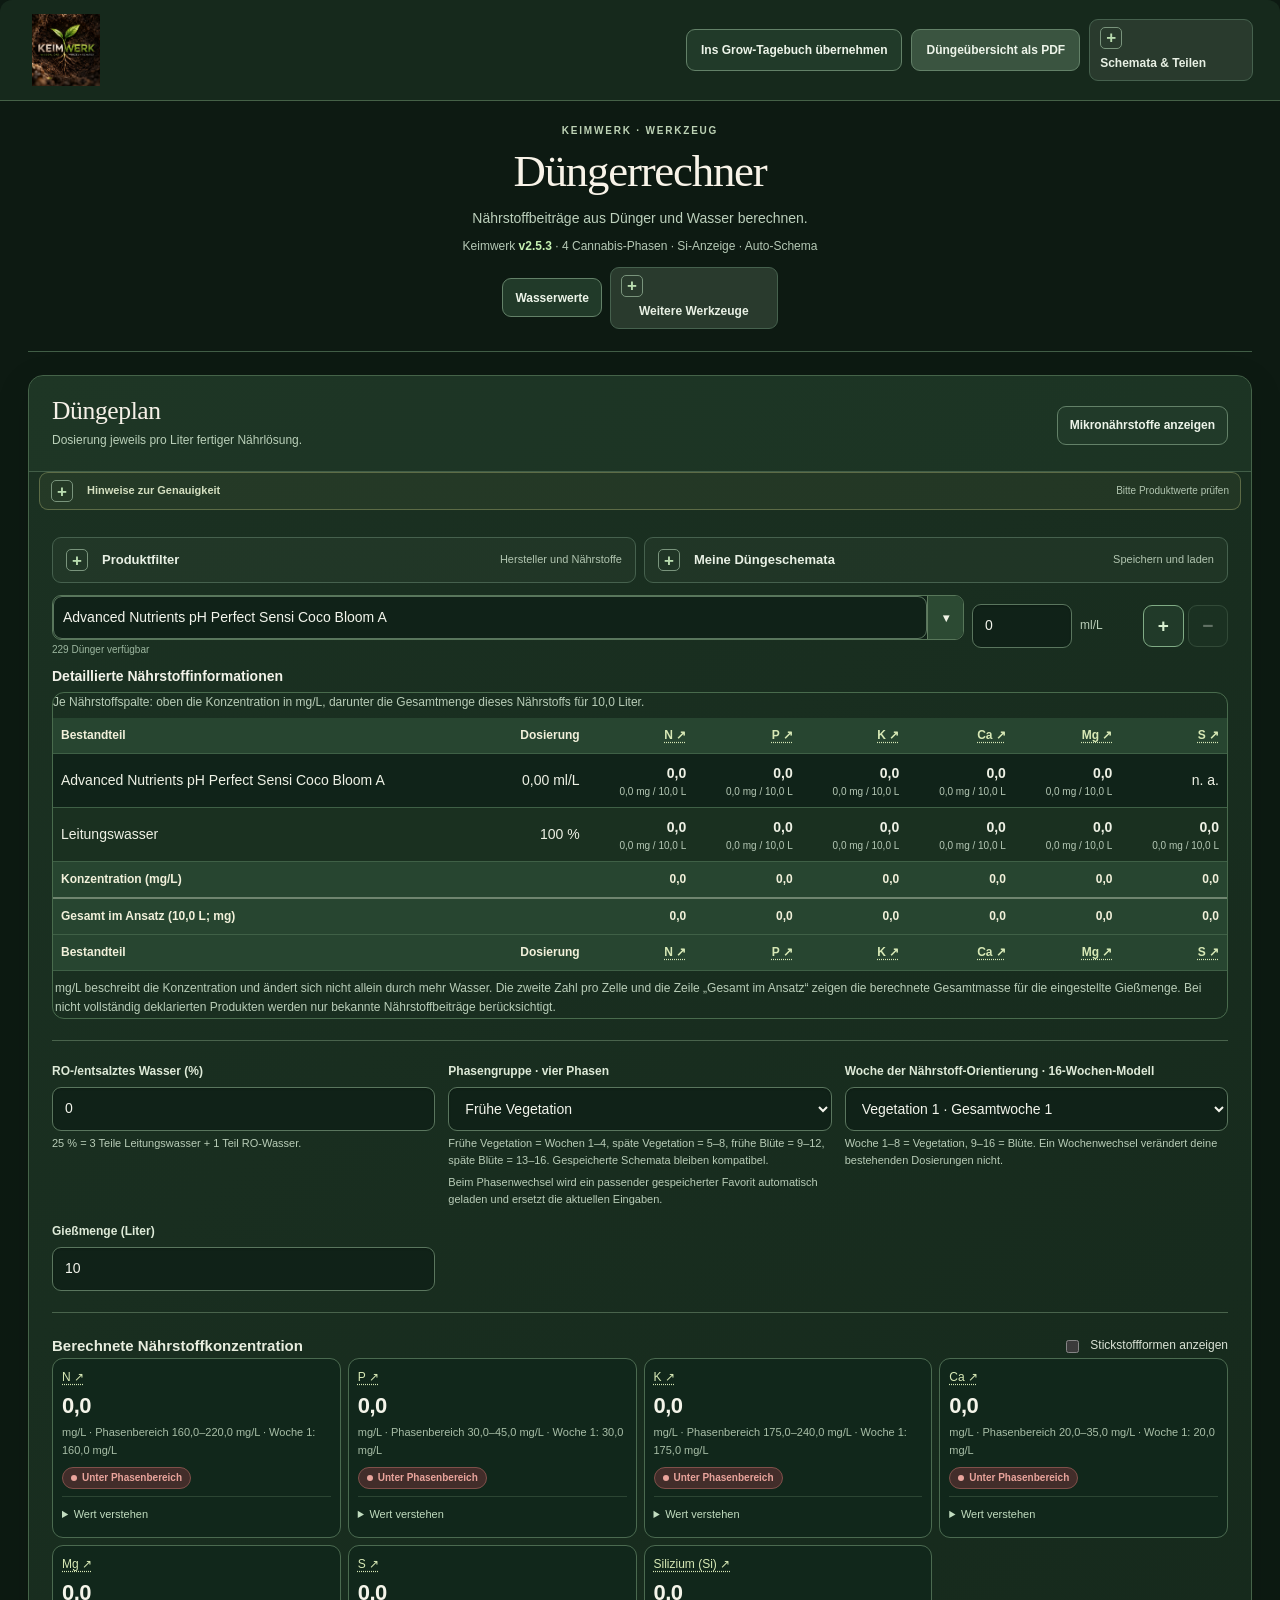
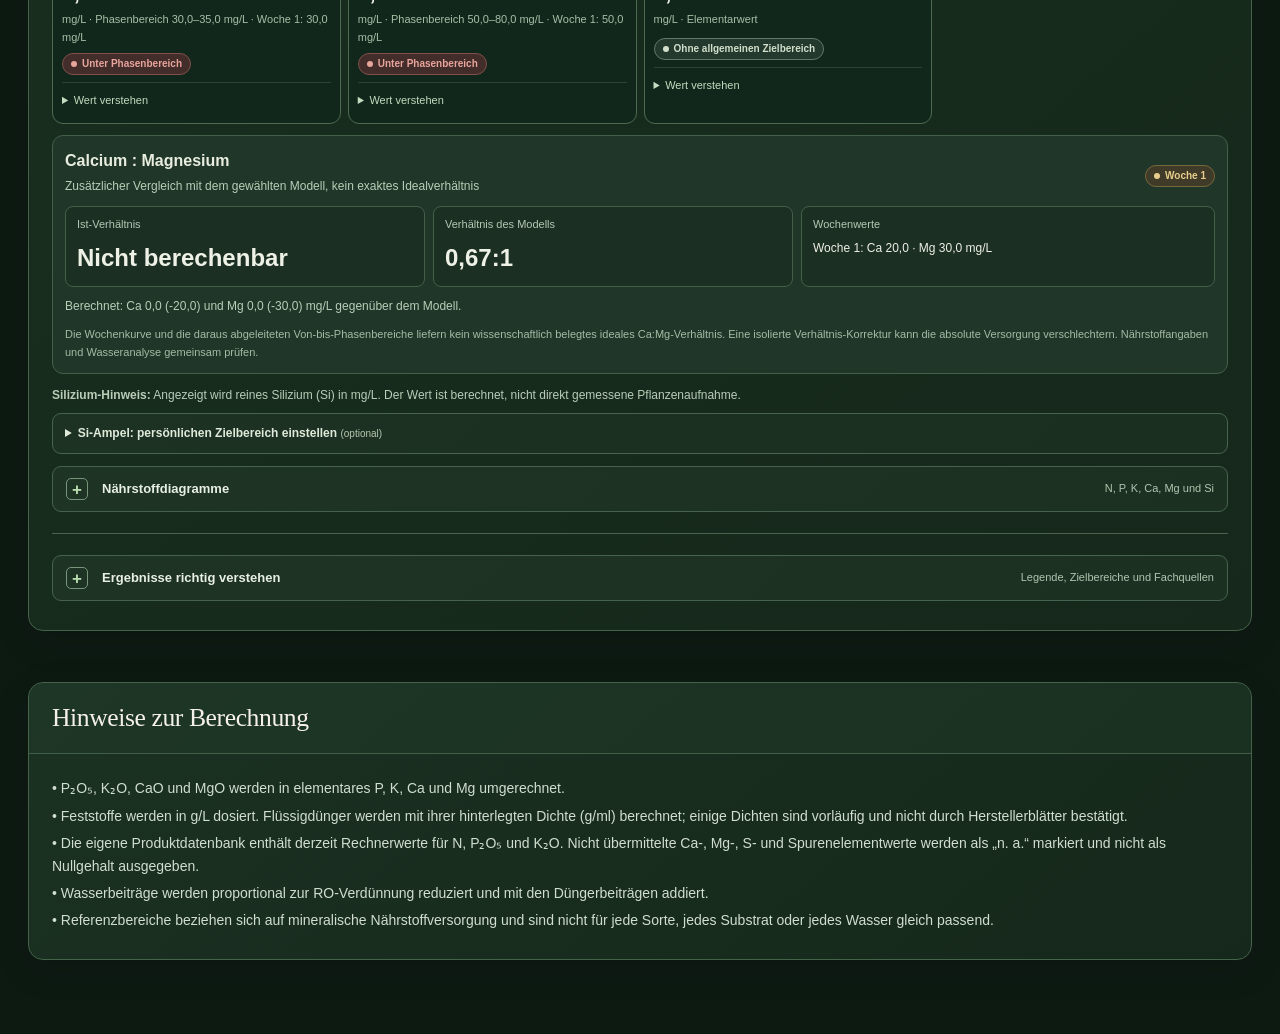
<file: app/index.html>
<!DOCTYPE html>

<html lang="de">
<head>
<meta charset="utf-8"/>
<meta content="width=device-width, initial-scale=1" name="viewport"/>
<title>Keimwerk – Pflanzenwissen</title>
<style>
:root{--bg:#1e2a21;--panel:#29382d;--line:#435246;--muted:#c8d0c5;--sage:#a8b9a0}
*{box-sizing:border-box}body{margin:0;background:var(--bg);color:#f0f1eb;font:14px/1.7 Arial,Helvetica,sans-serif}
button,select{font:inherit;cursor:pointer}button{font-size:inherit}
header{min-height:81px;padding:15px 6%;display:flex;align-items:center;justify-content:space-between;border-bottom:1px solid var(--line);gap:16px}
.brand{display:flex;align-items:center;gap:12px}.brand-logo-image{display:block;width:clamp(88px,9vw,118px);height:clamp(92px,9.5vw,124px);object-fit:contain;object-position:center;flex-shrink:0;border-radius:5px;overflow:visible}.brand-name{font: bold 23px/1.2 Georgia,serif;letter-spacing:2px}.tagline{font:11px Georgia,serif;color:#c3cfbd}
nav{display:flex;gap:8px}nav button{background:transparent;border:1px solid transparent;color:#e4e8df;border-radius:7px;padding:10px 13px;font-size:12px;white-space:nowrap}nav button.active{border-color:#455748;background:#2b392e}
.diary-brand-button{background:transparent;border:1px solid #455748;color:#e4e8df;border-radius:7px;padding:9px 11px;font-size:12px;white-space:nowrap;cursor:pointer;flex-shrink:0}.diary-brand-button:hover{background:#2b392e}
.page{max-width:1120px;padding:40px 6% 36px;margin:0 auto}.hero{display:grid;grid-template-columns:1.08fr .92fr;gap:clamp(28px,6vw,65px);align-items:start;padding:4px 0 52px}
.eyebrow,.section-label{font-size:12px;letter-spacing:1.8px;color:#c1d0b8;font-weight:bold}h1{font-size:clamp(38px,4.3vw,49px);line-height:1.05;letter-spacing:-1.5px;margin:20px 0 24px;font-weight:750}h1 span{color:var(--sage)}p{color:#e0e5dc;line-height:1.8;margin:8px 0;font-size:14px}.hero-copy{max-width:490px}
.primary{background:#b0c2a6;color:#1c2a20;border:0;border-radius:5px;padding:15px 18px;font-weight:bold;font-size:12px;margin-top:14px}
.hero-actions{display:flex;align-items:center;gap:10px;flex-wrap:wrap}.hero-actions .primary{margin-top:14px}.hero-calculator{background:transparent;color:#dce6d5;border:1px solid #5f715a;border-radius:5px;padding:14px 18px;font-weight:bold;font-size:12px;margin-top:14px}
.plant-panel{height:327px;border:1px solid #506351;border-radius:16px;background:linear-gradient(145deg,#314637,#2a3a2e);padding:16px 20px;display:flex;flex-direction:column;justify-content:flex-end}
.plant-art{height:220px;display:flex;align-items:center;justify-content:center}.plant-art svg{width:165px;height:198px;max-width:100%}.plant-art .hero-logo-image{display:block;width:min(250px,100%);height:220px;object-fit:contain;max-width:100%;border-radius:6px}.plant-caption{border-top:1px solid #526350;padding-top:14px;font-size:14px;font-weight:bold;text-align:center}
.section{border-top:1px solid var(--line);padding:27px 0 36px}.section-head{display:grid;grid-template-columns:.8fr 1.2fr;gap:28px;align-items:start;margin-bottom:28px}h2{font-size:25px;line-height:1.35;font-weight:500;letter-spacing:-.5px;margin:8px 0}.section-head p{margin:0}
.chooser{border:1px solid #47594a;border-radius:11px;padding:18px 19px 20px}label{display:block;font-size:13px;font-weight:bold;margin:0 0 10px}select{width:100%;height:62px;border:1px solid #64735c;border-radius:7px;background:#1e2a21;color:#e7ebe3;padding:0 15px;font-size:15px}
.lex-card{margin-top:13px;background:#29382d;border:1px solid #465749;border-radius:8px;padding:15px;display:grid;grid-template-columns:25px 1fr;gap:12px}.lex-icon{width:24px;height:24px;border-radius:5px;background:#3a4b3c;display:grid;place-items:center;color:#bdcdb4}.lex-title{font-size:13px;font-weight:bold}.lex-card p{font-size:11px;line-height:1.7;margin:4px 0 8px;color:#d4dcd1}.pill{display:inline-block;border:1px solid #5f715a;border-radius:4px;padding:2px 6px;font-size:9px;color:#dce6d5;margin-bottom:3px}.lex-card .primary{display:block;padding:11px 13px;margin-top:8px}
.intro-grid{display:grid;grid-template-columns:.8fr 1.2fr;gap:28px;align-items:start}.features{display:grid;grid-template-columns:repeat(3,minmax(0,1fr));gap:11px;margin-top:24px}.feature{background:#29382d;border:1px solid #455648;border-radius:9px;padding:16px}.feature-symbol{color:#cad9c2;font-size:14px;height:25px}.feature h3{font-size:13px;font-weight:500;margin:7px 0}.feature p{font-size:12px;line-height:1.7;margin:7px 0 0}
.contact-panel{max-width:760px;background:var(--panel);border:1px solid var(--line);border-radius:12px;padding:clamp(18px,3vw,30px)}.contact-form{display:grid;gap:16px}.contact-form label{display:block;margin:0 0 6px;font-size:13px;color:#e4e8df}.contact-form input,.contact-form select,.contact-form textarea{display:block;width:100%;min-height:44px;padding:10px 12px;border:1px solid #64735c;border-radius:7px;background:#17231b;color:#f0f1eb;font:inherit}.contact-form textarea{min-height:150px;resize:vertical}.contact-form .form-help{font-size:12px;color:var(--muted);margin:0}.contact-form .form-submit{justify-self:start;background:#b0c2a6;color:#1c2a20;border:0;border-radius:6px;padding:12px 18px;font-weight:bold}.contact-form input:focus-visible,.contact-form select:focus-visible,.contact-form textarea:focus-visible{outline:2px solid var(--sage);outline-offset:2px}
footer{text-align:center;border-top:1px solid var(--line);background:#29372c;font:13px Georgia,serif;color:#cbd7c3;padding:20px 12px}.back{background:transparent;border:0;color:#b7c8af;padding:5px 0 14px;font-size:13px}
/* Der Zurueck-zur-Startseite-Button bleibt beim Scrollen im sichtbaren Bereich. */
.back{position:sticky;top:10px;z-index:30;display:inline-block;vertical-align:top;padding:8px 12px;margin:0 0 12px;background:rgba(41,56,45,.97);border:1px solid #435246;border-radius:8px;box-shadow:0 4px 12px rgba(0,0,0,.18);color:#b7c8af;font-size:13px;line-height:1.4;white-space:nowrap;cursor:pointer}.back:hover{background:#304034;border-color:#627563}/* Nährstofflexikon: Navigationsbuttons oben links, wie beim Düngerechner. */
#nutrients #nutrients-back,
#nutrients #nutrients-to-calculator{position:fixed;top:10px;left:10px;z-index:1000;display:block;width:max-content;max-width:calc(100vw - 20px);box-sizing:border-box;vertical-align:top;margin:0;background:rgba(41,56,45,.98);border:1px solid #435246;border-radius:8px;box-shadow:0 4px 12px rgba(0,0,0,.22);color:#b7c8af;padding:8px 12px;font-size:13px;line-height:1.4;white-space:nowrap;cursor:pointer}
#nutrients #nutrients-to-calculator{top:54px;left:10px}
#nutrients #nutrients-back:hover,#nutrients #nutrients-to-calculator:hover{background:#304034;border-color:#627563}
#nutrients{padding-top:105px}
@media(max-width:650px){#nutrients #nutrients-back,#nutrients #nutrients-to-calculator{left:8px;font-size:12px;padding:7px 9px}#nutrients #nutrients-to-calculator{top:46px}#nutrients{padding-top:92px}}.subhead{padding:10px 0 24px}.subhead h1{font-size:clamp(31px,4vw,47px);margin:12px 0}.pest-grid{display:grid;grid-template-columns:repeat(2,minmax(0,1fr));gap:14px}.pest{background:#26352a;border:1px solid #435346;border-radius:9px;padding:17px;min-width:0}.pest h3{font-size:17px;line-height:1.4;margin:0 0 3px}.latin{font-style:italic;color:#b9c9b1;font-size:12px;margin-bottom:11px}.pest p{font-size:12px;line-height:1.75;margin:8px 0;color:#d8dfd4}.pest strong{color:#f0f2ea}.tip{border-left:2px solid #99ae8e;padding-left:11px;margin-top:10px!important}
.about-copy p{font-size:20px;line-height:1.9;margin:8px 0}.belief{background:#29382d;border-left:4px solid #adbea4;padding:22px 24px;margin:30px 0}.belief strong{font-size:19px}.belief p{font-size:20px;line-height:1.7;margin:4px 0 0}.about-block{padding:13px 0}.about-block h2{font-size:27px;margin-bottom:8px}.about-block p{font-size:19px;line-height:1.8}[hidden]{display:none!important}
@media(max-width:650px){header{padding:13px 5%;min-height:70px;gap:8px;flex-wrap:wrap}.brand{gap:7px}.brand-logo-image{width:min(88px,25vw);height:92px;object-fit:contain;object-position:center}.brand-name{font-size:15px;letter-spacing:1.4px}.tagline{font-size:9px}nav{width:100%;justify-content:flex-end;gap:1px}nav button{font-size:10px;padding:8px 6px}.page{padding:28px 6%}.hero{grid-template-columns:1fr;gap:25px;padding-bottom:34px}h1{font-size:44px;margin:16px 0}.plant-panel{height:280px}.plant-art{height:180px}.section-head,.intro-grid{grid-template-columns:1fr;gap:12px}.features{gap:7px}.feature{padding:11px}.feature h3{font-size:11px}.feature p{font-size:10px}.pest-grid{grid-template-columns:1fr}.about-copy p,.about-block p{font-size:16px}.belief p{font-size:16px}}

/* Bildergalerien nur im Schädlingslexikon; Startseite und Über-Seite bleiben unverändert. */
#pests .pest-images{display:grid;grid-template-columns:repeat(3,minmax(0,1fr));gap:9px;margin:15px 0 14px}
#pests .pest-images figure{min-width:0;margin:0;border:1px solid #435346;border-radius:7px;overflow:hidden;background:#1e2a21}
#pests .pest-images img{display:block;width:100%;height:auto;aspect-ratio:7/5;object-fit:cover}
#pests .pest-images figcaption{padding:7px 5px 8px;text-align:center;font-size:10px;line-height:1.4;color:#d6dfd0;min-height:38px;display:flex;align-items:center;justify-content:center}
@media(max-width:650px){#pests .pest-images{gap:5px}#pests .pest-images figcaption{font-size:9px;padding:5px 3px;min-height:42px}}


/* Nützlinge: zwei gleich große Motive; KI-Hinweise bleiben auch ohne JavaScript sichtbar. */
#beneficials .pest-images{display:grid;grid-template-columns:repeat(2,minmax(0,1fr));gap:9px;margin:15px 0 14px}
#beneficials .pest-images figure{min-width:0;margin:0;border:1px solid #435346;border-radius:7px;overflow:hidden;background:#1e2a21}
#beneficials .pest-images img{display:block;width:100%;height:auto;aspect-ratio:7/5;object-fit:cover}
#beneficials .pest-images figcaption{padding:7px 9px 8px;text-align:center;font-size:11px;line-height:1.4;color:#d6dfd0;min-height:40px;display:flex;align-items:center;justify-content:center}
#beneficials .beneficial-ai-disclaimer{font-size:12px;line-height:1.65;color:#cbdccb;margin:0 0 22px}
@media(max-width:650px){#beneficials .pest-images{gap:7px}#beneficials .pest-images figcaption{font-size:10px;min-height:51px;padding:5px 6px}}


/* Neues Ueber- und Unterduengungslexikon: separat gestylt, bestehende Bereiche bleiben unberuehrt. */
#nutrients .nutrient-guidance{display:grid;grid-template-columns:repeat(3,minmax(0,1fr));gap:12px;margin:4px 0 14px}
#nutrients .guidance-card{background:#29382d;border:1px solid #435346;border-radius:10px;padding:16px}
#nutrients .guidance-card h3{font-size:14px;line-height:1.45;color:#d3dfc9;margin:0 0 7px}
#nutrients .guidance-card p{font-size:12px;line-height:1.7;margin:0}
#nutrients .nutrient-warning{border:1px solid #a58e42;background:#3c3b27;color:#edf0e7;padding:13px 15px;border-radius:7px;margin:0 0 18px;font-size:12px;line-height:1.75}
#nutrients .nutrient-grid{display:grid;grid-template-columns:repeat(2,minmax(0,1fr));gap:14px}
#nutrients .nutrient-card{background:#26352a;border:1px solid #435346;border-radius:9px;padding:17px;min-width:0}
#nutrients .nutrient-card h3{font-size:18px;line-height:1.4;margin:0 0 3px}
#nutrients .nutrient-card h3 span{color:#d4decf;font-size:15px;font-weight:normal}
#nutrients .nutrient-card .latin{margin-bottom:8px}
#nutrients .nutrient-intro{font-size:12px;line-height:1.7;margin:6px 0 11px;color:#dce3d8}
#nutrients .nutrient-images{display:grid;grid-template-columns:repeat(2,minmax(0,1fr));gap:8px;margin:10px 0 13px}
#nutrients .nutrient-images figure{min-width:0;margin:0;border:1px solid #435346;border-radius:7px;overflow:hidden;background:#1e2a21}
#nutrients .nutrient-images img{display:block;width:100%;aspect-ratio:357/260;object-fit:cover}
#nutrients .nutrient-images figcaption{padding:6px 5px;text-align:center;font-size:10px;line-height:1.4;color:#d6dfd0}
#nutrients .nutrient-detail{padding:10px 0 1px;border-top:1px solid #394a3d;margin-top:7px}
#nutrients .nutrient-detail strong{font-size:12px;color:#d3dfc9}
#nutrients .nutrient-detail p{font-size:12px;line-height:1.7;margin:4px 0 3px}
#nutrients .nutrient-tip{border-left:2px solid #99ae8e;padding-left:10px}
#nutrients .nutrient-no-image{font-size:11px;color:#c7d2c1;border:1px dashed #526451;border-radius:7px;padding:14px;margin:10px 0 13px}
#nutrients .nutrient-source{font-size:11px;color:#c5d0c0;line-height:1.7;padding:18px 2px 3px}
@media(max-width:650px){#nutrients .nutrient-guidance{grid-template-columns:1fr;gap:8px}#nutrients .nutrient-grid{grid-template-columns:1fr}#nutrients .nutrient-card{padding:14px}#nutrients .nutrient-images{gap:6px}#nutrients .nutrient-images figcaption{font-size:9px}}


#nutrients .nutrient-extra{margin-top:34px;padding-top:25px;border-top:1px solid #435346}
#nutrients .nutrient-extra-heading{margin:25px 0 13px}
#nutrients .nutrient-extra-heading:first-child{margin-top:0}
#nutrients .nutrient-extra-heading h2{font-size:21px;line-height:1.35;margin:0 0 7px;color:#f0eee4}
#nutrients .nutrient-extra-heading p{font-size:13px;line-height:1.75;color:#d3ddd0;margin:0;max-width:850px}
#nutrients .nutrient-extra-grid{display:grid;gap:12px;margin:13px 0 18px}
#nutrients .nutrient-extra-grid.two{grid-template-columns:repeat(2,minmax(0,1fr))}
#nutrients .nutrient-extra-grid.three{grid-template-columns:repeat(3,minmax(0,1fr))}
#nutrients .nutrient-info-card{min-width:0;background:#22362a;border:1px solid #405344;border-radius:12px;padding:17px 18px;color:#e8e9df}
#nutrients .nutrient-info-card.warning{border-color:#8d8549}
#nutrients .nutrient-info-card h3{font-size:15px;margin:0 0 9px;color:#d9c36e;line-height:1.45}
#nutrients .nutrient-info-card p,#nutrients .nutrient-info-card li{font-size:12px;line-height:1.75}
#nutrients .nutrient-info-card p{margin:7px 0}
#nutrients .nutrient-info-card ul,#nutrients .nutrient-info-card ol{margin:8px 0 2px;padding-left:19px}
#nutrients .nutrient-callout{border-left:2px solid #a5b99a;padding:8px 0 8px 11px;margin-top:13px!important;color:#f0e7c4}
#nutrients .nutrient-table-wrap{overflow-x:auto;margin:12px 0 18px;border:1px solid #435346;border-radius:9px}
#nutrients .nutrient-table{width:100%;border-collapse:collapse;min-width:650px;background:#22362a}
#nutrients .nutrient-table th,#nutrients .nutrient-table td{padding:11px 12px;text-align:left;vertical-align:top;border-bottom:1px solid #435346;font-size:12px;line-height:1.6}
#nutrients .nutrient-table th{background:#294638;color:#e1ce78;font-weight:700}
#nutrients .nutrient-table tr:last-child td{border-bottom:0}
#nutrients .nutrient-steps{counter-reset:steps;list-style:none;padding:0;margin:12px 0 18px;display:grid;grid-template-columns:repeat(2,minmax(0,1fr));gap:8px}
#nutrients .nutrient-steps li{counter-increment:steps;background:#22362a;border:1px solid #405344;border-radius:9px;padding:12px 13px 12px 42px;position:relative;font-size:12px;line-height:1.65}
#nutrients .nutrient-steps li:before{content:counter(steps);position:absolute;left:12px;top:12px;color:#e1ce78;font-weight:700}
#nutrients .nutrient-source-expanded{border-top:1px solid #435346;margin-top:24px}
@media(max-width:700px){#nutrients .nutrient-extra-grid.two,#nutrients .nutrient-extra-grid.three,#nutrients .nutrient-steps{grid-template-columns:1fr}#nutrients .nutrient-extra-heading h2{font-size:19px}#nutrients .nutrient-info-card{padding:14px}}

/* Inhaltsverzeichnis für das Nährstofflexikon – Ergänzung, übriges Design unverändert */
#nutrients .nutrient-toc{margin:22px 0 28px;padding:20px;border:1px solid var(--line);border-radius:12px;background:rgba(41,56,45,.72)}
#nutrients .nutrient-toc-title{margin:0 0 5px;font-size:18px;line-height:1.35}
#nutrients .nutrient-toc-intro{margin:0 0 14px;color:var(--muted);font-size:13px}
#nutrients .nutrient-toc-links{display:grid;grid-template-columns:repeat(auto-fit,minmax(185px,1fr));gap:8px}
#nutrients .nutrient-toc-links a{display:block;padding:9px 11px;border:1px solid #435246;border-radius:7px;background:#202f24;color:#edf0e9;text-decoration:none;font-size:13px;line-height:1.4;transition:background .15s,border-color .15s}
#nutrients .nutrient-toc-links a:hover,#nutrients .nutrient-toc-links a:focus{background:#344737;border-color:#a8b9a0;outline:none}
#nutrients [id^="nutrient-jump-"]{scroll-margin-top:22px}
#nutrients [id^="nutrient-profile-"]{scroll-margin-top:22px}


/* Düngerrechner-Integration: nur Layout der neuen Rechneransicht und ergänzte Navigation. */
#calculator.page{max-width:none;width:100%;padding:22px clamp(10px,2vw,28px) 24px}
#calculator .subhead{max-width:1320px;margin:0 auto;padding:6px 0 16px}
#calculator .subhead h1{margin:8px 0;font-size:clamp(29px,3vw,40px)}
#calculator .subhead p{margin:8px 0 0;font-size:13px}
#calculator .calculator-frame-shell{width:100%;max-width:1480px;margin:0 auto;min-width:0}
#calculator-frame{display:block;width:100%;min-width:0;height:1100px;border:0;border-radius:12px;background:#1e2a21;overflow:hidden}
@media(max-width:650px){header{flex-wrap:wrap}header nav{width:100%;justify-content:flex-end;flex-wrap:wrap}header nav button{font-size:10px;padding:8px 7px}#calculator.page{padding:16px 5% 22px}}




.welcome-development-note{margin:18px 0 4px;padding:13px 15px;border:1px solid #586b58;border-left:3px solid #a8b9a0;border-radius:9px;background:rgba(168,185,160,.09);color:#dce5d7;font-size:.92rem;line-height:1.55}
.welcome-development-note strong{display:block;margin-bottom:4px;color:#f1f4ed}
.welcome-contact-link{display:inline;border:0;padding:0;background:none;color:#c5d8b8;text-decoration:underline;text-underline-offset:3px;cursor:pointer;font:inherit}

/* Willkommensfenster beim Aufruf der Website */
.welcome-overlay{position:fixed;inset:0;z-index:5000;display:flex;align-items:center;justify-content:center;padding:20px;background:rgba(8,15,10,.78);backdrop-filter:blur(5px)}
.welcome-overlay[hidden]{display:none!important}
.welcome-dialog{position:relative;width:min(100%,540px);padding:clamp(24px,5vw,42px);background:#29382d;border:1px solid #526653;border-radius:18px;box-shadow:0 24px 80px rgba(0,0,0,.4);text-align:left}
.welcome-kicker{color:#b8c9ae;font-size:11px;letter-spacing:2px;font-weight:bold;text-transform:uppercase}
.welcome-dialog h2{font-size:clamp(27px,5vw,38px);line-height:1.15;margin:12px 0 14px;color:#f0f1eb}
.welcome-dialog p{font-size:15px;margin:0 0 12px}
.welcome-actions{display:flex;gap:10px;flex-wrap:wrap;justify-content:center;align-items:center;margin-top:24px}
.welcome-actions button{border-radius:7px;padding:12px 17px;font-weight:bold}
.welcome-enter{background:#b0c2a6;color:#1c2a20;border:0}
.welcome-close{background:transparent;color:#e0e5dc;border:1px solid #60715e}
.welcome-close-x{position:absolute;right:13px;top:13px;z-index:2;background:transparent;border:0;color:#e0e5dc;font-size:24px;line-height:1;padding:5px;cursor:pointer;pointer-events:auto}
@media(max-width:480px){.welcome-dialog{padding:26px 20px}.welcome-actions button{width:100%}}

/* Cannabis-Mängel-Finder – in die bestehende Keimwerk-Seite integriert */
.cf-warning{background:#3b3425;border:1px solid #74613a;border-radius:9px;padding:13px 15px;margin:10px 0 18px;color:#f4e5bd;font-size:13px}
.cf-grid{display:grid;grid-template-columns:minmax(0,1fr) 280px;gap:16px;align-items:start}
.cf-panel{background:#29382d;border:1px solid #435246;border-radius:10px;padding:19px;margin-bottom:16px;min-width:0}
.cf-panel h2{font-size:20px;margin:0 0 8px}.cf-panel h3{font-size:15px;margin:18px 0 5px}.cf-panel p,.cf-panel li{font-size:13px;color:#d8dfd4;line-height:1.7}
.cf-checks{display:grid;grid-template-columns:repeat(2,minmax(0,1fr));gap:8px;margin:12px 0 23px}
.cf-checks label{display:flex;align-items:flex-start;gap:9px;border:1px solid #435246;border-radius:7px;padding:10px;background:#233127;font-weight:normal;font-size:12px;line-height:1.5;margin:0;cursor:pointer}
.cf-checks input{accent-color:#a8b9a0;margin-top:3px;flex-shrink:0}
.cf-checks label:has(input:checked){background:#344638;border-color:#91a58a}
.cf-field{margin:13px 0}.cf-field label{margin-bottom:6px}.cf-field select,.cf-field input,.cf-field textarea{width:100%;border:1px solid #64735c;border-radius:7px;background:#1e2a21;color:#f0f1eb;padding:11px;font:inherit;font-size:13px}.cf-field select{height:auto;min-height:44px}.cf-field textarea{resize:vertical}
.cf-actions{display:flex;gap:9px;flex-wrap:wrap;margin-top:18px}.cf-secondary{background:transparent;color:#dce6d5;border:1px solid #5f715a;border-radius:5px;padding:12px 15px;font-weight:bold;font-size:12px}
.cf-results{margin-top:18px}.cf-result{background:#26352a;border:1px solid #435346;border-radius:9px;padding:15px;margin:12px 0}.cf-result h3{margin:5px 0;font-size:17px}.cf-result p,.cf-result li{font-size:13px}.cf-result .cf-label{display:inline-block;border:1px solid #5f715a;border-radius:4px;padding:2px 6px;font-size:10px;color:#dce6d5;margin:2px 4px 2px 0}.cf-result-images{display:grid;grid-template-columns:repeat(2,minmax(0,1fr));gap:9px;margin:12px 0}.cf-result-images figure{margin:0;background:#1e2a21;border:1px solid #435246;border-radius:7px;overflow:hidden}.cf-result-images img{display:block;width:100%;height:180px;object-fit:contain;background:#17231b}.cf-result-images figcaption{font-size:11px;padding:7px;color:#c8d0c5}.cf-lex-result{margin:10px 0 14px;padding:10px;border:1px solid #435346;border-radius:7px;background:#1e2a21}.cf-pest-preview{grid-template-columns:repeat(3,minmax(0,1fr));gap:6px;margin:0 0 9px}.cf-pest-preview img{height:105px;object-fit:cover}.cf-pest-preview figcaption{font-size:10px;padding:5px}.cf-link{background:transparent;border:1px solid #5f715a;color:#dce6d5;border-radius:5px;padding:9px 12px;cursor:pointer;font-weight:bold;font-size:12px}
.cf-muted{color:#b9c9b1!important}

.sd-strain-image-missing{display:flex;flex-direction:column;justify-content:center;gap:7px;min-height:100px;margin:0 0 12px;padding:14px;border:1px dashed #536753;border-radius:9px;background:#1c2820;color:#c4d0c0;font-size:12px;line-height:1.5;overflow-wrap:anywhere}.sd-strain-image-missing a,.sd-buy-link{color:#d6e8c9;text-decoration:none}.sd-strain-image-missing a{text-decoration:underline}.sd-buy-link{text-align:center;display:inline-flex;align-items:center;justify-content:center;white-space:normal;overflow-wrap:anywhere}
@media(max-width:760px){.cf-grid{grid-template-columns:1fr}.cf-checks{grid-template-columns:1fr}.cf-result-images img{height:145px}.cf-pest-preview img{height:80px}.cf-pest-preview figcaption{font-size:9px}}
@media print{body{background:white;color:#111}.cf-side,.cf-actions,header,footer{display:none!important}.cf-panel,.cf-result{background:white;color:#111;border:1px solid #aaa;box-shadow:none}.cf-panel p,.cf-result p,.cf-result li,.cf-result h3{color:#111}.cf-warning{background:#fff8e8;color:#111}}

/* Cannabis-Wissensnetz: verknuepft vorhandene Keimwerk-Lexika ohne Inhalte zu duplizieren. */
.knowledge-network{margin-top:14px}
.knowledge-tools{display:grid;grid-template-columns:1fr auto;gap:10px;margin:18px 0 22px}
.knowledge-tools input{width:100%;min-height:48px;padding:11px 13px;border:1px solid #64735c;border-radius:7px;background:#17231b;color:#f0f1eb;font:inherit}
.knowledge-tools button,.knowledge-filter{border:1px solid #5f715a;background:#29382d;color:#e4e8df;border-radius:7px;padding:10px 13px}
.knowledge-filter-row{display:flex;gap:8px;flex-wrap:wrap;margin:0 0 18px}
.knowledge-filter[aria-pressed="true"]{background:#b0c2a6;color:#1c2a20;border-color:#b0c2a6;font-weight:bold}
.knowledge-grid{display:grid;grid-template-columns:repeat(2,minmax(0,1fr));gap:13px}
.knowledge-node{background:#26352a;border:1px solid #435346;border-radius:10px;padding:16px;min-width:0}
.knowledge-node h2{font-size:17px;margin:0 0 6px;color:#eef2e9}
.knowledge-node p{font-size:12px;line-height:1.7;color:#d8dfd4;margin:7px 0 12px}
.knowledge-category{display:inline-block;font-size:10px;letter-spacing:.6px;text-transform:uppercase;color:#c5d5bc;margin-bottom:6px}
.knowledge-links{display:flex;flex-wrap:wrap;gap:7px;margin:10px 0}
.knowledge-links button{border:1px solid #5f715a;border-radius:5px;background:#314436;color:#e5ecdf;padding:6px 9px;font-size:11px;text-align:left}
.knowledge-open{border:0;border-radius:5px;background:#b0c2a6;color:#1c2a20;padding:9px 12px;font-weight:bold;font-size:11px;margin-top:6px}
.knowledge-empty{padding:18px;border:1px dashed #5f715a;border-radius:8px;color:#d8dfd4}
@media(max-width:650px){.knowledge-grid{grid-template-columns:1fr}.knowledge-tools{grid-template-columns:1fr}.knowledge-tools button{width:100%}}


/* Projekt 4: Interaktiver Cannabis-Wissensassistent */
.ka-shell{max-width:900px;margin:0 auto}
.ka-intro{color:#d4dfd0;max-width:780px}
.ka-note{border:1px solid #4b604d;background:#253329;border-radius:9px;padding:12px 14px;color:#cad6c4;font-size:12px;line-height:1.7;margin:14px 0}
.ka-suggestions{display:flex;gap:8px;flex-wrap:wrap;margin:14px 0 18px}
.ka-suggestion{background:#27362b;color:#e4e9df;border:1px solid #536751;border-radius:999px;padding:8px 12px;font-size:12px;text-align:left}
.ka-suggestion:hover,.ka-suggestion:focus-visible{background:#334737;border-color:#9eb594;outline:2px solid transparent}
.ka-chat-panel{border:1px solid #46594a;border-radius:13px;background:#243128;overflow:hidden}
.ka-chat-heading{padding:16px 18px;border-bottom:1px solid #435346;display:flex;align-items:center;gap:10px}
.ka-chat-dot{width:10px;height:10px;border-radius:50%;background:#a9c19e;box-shadow:0 0 0 4px rgba(169,193,158,.12);flex-shrink:0}
.ka-chat-heading strong{font-size:14px}.ka-chat-heading span{display:block;color:#bfcdb8;font-size:11px}
.ka-messages{padding:16px;display:grid;gap:13px;min-height:130px;max-height:600px;overflow:auto}
.ka-message{max-width:92%;padding:12px 14px;border:1px solid #46594a;border-radius:11px;background:#2b3b30;justify-self:start;min-width:0}
.ka-message.user{background:#344638;border-color:#61765c;justify-self:end}
.ka-message-label{color:#bbceb3;font-size:10px;font-weight:bold;letter-spacing:.7px;text-transform:uppercase;margin:0 0 5px}
.ka-message-body{white-space:pre-wrap;overflow-wrap:anywhere;color:#edf0e9;font-size:13px;line-height:1.75;margin:0}
.ka-sources{display:flex;flex-wrap:wrap;gap:6px;margin-top:10px;padding-top:9px;border-top:1px solid #45594a}
.ka-source-button{background:#1f2c22;color:#d7e2d1;border:1px solid #596c55;border-radius:6px;padding:6px 8px;font-size:11px}
.ka-compose{border-top:1px solid #435346;padding:15px;background:#29382d}
.ka-compose label{margin-bottom:7px}.ka-compose textarea{display:block;width:100%;min-height:104px;resize:vertical;padding:12px;border:1px solid #63765d;border-radius:8px;background:#17231b;color:#f0f1eb;font:14px/1.6 Arial,Helvetica,sans-serif}
.ka-compose textarea:focus-visible{outline:2px solid #a8b9a0;outline-offset:2px}
.ka-compose-footer{display:flex;justify-content:space-between;align-items:center;gap:12px;flex-wrap:wrap;margin-top:12px}
.ka-submit{background:#b0c2a6;color:#1c2a20;border:0;border-radius:6px;padding:12px 16px;font-weight:bold}
.ka-submit:disabled{opacity:.55;cursor:wait}
.ka-status{font-size:12px;color:#c8d4c1;margin:10px 0 0;min-height:1.5em}
.ka-empty-context{font-size:12px;color:#c8d0c5}
@media(max-width:650px){.ka-messages{padding:10px}.ka-message{max-width:100%}.ka-compose{padding:12px}.ka-suggestion{font-size:11px}}


/* Schädlingslexikon – transparente Kennzeichnung der KI-Illustrationen */
#pests .pest-ai-disclaimer{color:#d6dfd0;font-size:12px;line-height:1.65;margin:0 0 18px}
#pests .pest-images figcaption{display:flex;flex-direction:column;align-items:center;justify-content:center;gap:3px;min-height:58px}
#pests .pest-stage-label{display:block}
#pests .pest-ai-label{display:block;color:#b8d5bc;font-size:9px;line-height:1.3;white-space:normal}
@media(max-width:650px){#pests .pest-images figcaption{min-height:70px}#pests .pest-ai-label{font-size:8px}}

/* Deutliche, immer sichtbare KI-Kennzeichnung für Schädlingsbilder, auch in den Such-Vorschaubildern. */
#pests .pest-ai-disclaimer{padding:14px 17px;margin:0 0 19px;border:1px solid #5d7562;border-left:4px solid #9ac1a2;border-radius:8px;background:#203026;color:#f1f5ee;font-size:14px;line-height:1.65}
#pests .pest-ai-disclaimer strong{color:#fff;font-weight:700}
#pests .pest-images figure,.cf-pest-preview figure{position:relative}
#pests .pest-images figure>.pest-ai-stamp,.cf-pest-preview figure>.pest-ai-stamp{position:absolute;z-index:2;left:7px;top:7px;display:inline-block;max-width:calc(100% - 14px);padding:5px 7px;border-radius:4px;border:1px solid rgba(255,255,255,.55);background:rgba(18,30,22,.94);color:#fff;font:700 11px/1.15 Arial,Helvetica,sans-serif;letter-spacing:.1px;text-align:center;pointer-events:none}
#pests .pest-ai-label,.cf-pest-preview .pest-ai-label{font-size:11px;line-height:1.35;font-weight:700;color:#e3f1dd}
#pests .pest-images figcaption{min-height:60px}
@media(max-width:650px){
  #pests .pest-ai-disclaimer{padding:11px 12px;font-size:13px}
  #pests .pest-images figure>.pest-ai-stamp,.cf-pest-preview figure>.pest-ai-stamp{top:4px;left:4px;max-width:calc(100% - 8px);padding:3px 4px;font-size:10px}
  #pests .pest-ai-label{font-size:10px}
  #pests .pest-images figcaption{min-height:70px}
}
</style>
<style>
#diary-nav{border-color:#455748}
.gd-grid{display:grid;grid-template-columns:repeat(2,minmax(0,1fr));gap:12px}
#grow-diary input:not([type=file]),#grow-diary select,#grow-diary textarea{display:block;width:100%;margin-top:5px;padding:10px;background:#17231b;color:#f0f1eb;border:1px solid #435246;border-radius:7px;min-height:42px}
#grow-diary input[type=file]{display:block;margin-top:7px;max-width:100%;color:#dce5d7}
.gd-wide{grid-column:1/-1}.gd-help{display:block;color:#c8d0c5;font-weight:normal;font-size:11px;margin-top:4px}
.gd-actions{display:flex;flex-wrap:wrap;gap:9px;margin-top:14px}.gd-toolbar{display:flex;justify-content:space-between;align-items:center;gap:12px;flex-wrap:wrap;margin:20px 0}
.gd-projects{display:grid;grid-template-columns:repeat(auto-fit,minmax(230px,1fr));gap:14px}
.gd-card{background:#29382d;border:1px solid #435246;border-radius:11px;overflow:hidden}.gd-card img{width:100%;height:170px;object-fit:cover;display:block}.gd-card-body{padding:14px}.gd-card h3{margin:0 0 5px;font-size:18px}.gd-card p{font-size:12px;margin:4px 0}.gd-muted{color:#c8d0c5;font-size:12px}.gd-entry{border-top:1px solid #435246;padding:15px 0}.gd-entry img{max-width:180px;max-height:180px;object-fit:cover;border-radius:8px;display:block;margin:8px 0}.gd-fields{display:grid;grid-template-columns:repeat(auto-fit,minmax(130px,1fr));gap:10px}.gd-detail-actions{display:flex;gap:8px;flex-wrap:wrap}
@media(max-width:650px){.gd-grid{grid-template-columns:1fr}.gd-wide{grid-column:auto}.gd-toolbar{align-items:flex-start}}
</style>

<style>
/* Projekt 5: Cannabis-Grow-Analyse */
.ga-warning{background:#3b3425;border:1px solid #74613a;border-radius:9px;padding:13px 15px;margin:10px 0 18px;color:#f4e5bd;font-size:13px;line-height:1.65}
.ga-panel{background:#29382d;border:1px solid #435246;border-radius:11px;padding:20px;margin:14px 0;color:#f0f1eb;min-width:0}
.ga-panel h2{font-size:20px;margin:0 0 10px}.ga-panel h3{font-size:16px;margin:18px 0 8px}.ga-panel p,.ga-panel li{color:#d8dfd4;font-size:13px;line-height:1.7}
.ga-controls{display:grid;grid-template-columns:minmax(0,1fr) auto;gap:12px;align-items:end}.ga-field label{display:block;font-weight:bold;font-size:13px}.ga-field select{display:block;width:100%;margin-top:6px;padding:11px;background:#17231b;color:#f0f1eb;border:1px solid #64735c;border-radius:7px;min-height:44px}
.ga-actions{display:flex;gap:9px;flex-wrap:wrap;margin-top:14px}.ga-button{border:1px solid #61755d;border-radius:6px;padding:11px 14px;background:#b0c2a6;color:#1c2a20;font-weight:bold;cursor:pointer}.ga-button.secondary{background:transparent;color:#dce6d5}.ga-button:disabled{opacity:.55;cursor:wait}
.ga-check{display:flex!important;align-items:flex-start;gap:9px;margin:14px 0 8px;font-weight:normal!important}.ga-check input{margin-top:3px;accent-color:#b0c2a6}.ga-muted{color:#bdcbb7!important;font-size:12px!important}.ga-status{font-size:13px;min-height:1.4em;color:#cfddc7;overflow-wrap:anywhere}
.ga-stats{display:grid;grid-template-columns:repeat(auto-fit,minmax(150px,1fr));gap:10px;margin:16px 0}.ga-stat{background:#1e2a21;border:1px solid #435246;border-radius:8px;padding:13px}.ga-stat span{display:block;font-size:11px;color:#bdcbb7}.ga-stat strong{display:block;font-size:22px;margin-top:4px;overflow-wrap:anywhere}.ga-table-wrap{overflow-x:auto}.ga-table{width:100%;border-collapse:collapse;font-size:12px}.ga-table th,.ga-table td{text-align:left;padding:10px 9px;border-bottom:1px solid #435246;vertical-align:top;white-space:nowrap}.ga-table th{color:#c8d8c1;font-weight:bold}.ga-table td{color:#e2e7df}.ga-charts{display:grid;grid-template-columns:repeat(auto-fit,minmax(260px,1fr));gap:12px;margin:12px 0}.ga-chart{background:#1e2a21;border:1px solid #435246;border-radius:8px;padding:12px;min-width:0}.ga-chart h4{font-size:13px;margin:0 0 8px}.ga-chart svg{width:100%;height:100px;display:block;overflow:visible}.ga-chart .ga-chart-note{color:#bdcbb7;font-size:11px;margin:7px 0 0}.ga-timeline{display:grid;gap:9px}.ga-entry{background:#1e2a21;border:1px solid #435246;border-radius:8px;padding:12px}.ga-entry header{position:static;display:flex;justify-content:space-between;gap:10px;align-items:flex-start;background:transparent;padding:0;border:0}.ga-entry h4{font-size:13px;margin:0;color:#f0f1eb}.ga-entry p{margin:5px 0 0}.ga-result{background:#1e2a21;border:1px solid #435246;border-radius:8px;padding:16px;white-space:pre-wrap;line-height:1.75;font-size:14px;color:#f0f1eb;overflow-wrap:anywhere}.ga-ai-top{display:flex;justify-content:space-between;align-items:center;gap:10px;flex-wrap:wrap}.ga-note{background:#233127;border:1px solid #435246;padding:12px;border-radius:7px;color:#cbd7c5;font-size:12px;line-height:1.6}
@media(max-width:650px){.ga-controls{grid-template-columns:1fr}.ga-table{min-width:600px}.ga-panel{padding:14px}}
@media print{#grow-analysis .ga-controls,#grow-analysis .ga-actions,#grow-analysis .ga-check,#grow-analysis #ga-turnstile-widget,.ga-button{display:none!important}.ga-panel,.ga-stat,.ga-chart,.ga-entry,.ga-result{background:white!important;color:#111!important;border:1px solid #bbb!important}.ga-panel p,.ga-panel li,.ga-table td,.ga-table th,.ga-chart .ga-chart-note{color:#222!important}.ga-warning,.ga-note{background:white!important;color:#111!important}}
</style>


<style id="keimwerk-global-mobile-layout">
/* Keimwerk – responsive Oberfläche für Smartphones und Tablets */
html{scroll-padding-top:12px;-webkit-text-size-adjust:100%}
body{overflow-x:hidden}
img,svg,video,canvas,iframe{max-width:100%}
button,input,select,textarea{touch-action:manipulation}
.page,.section,.contact-panel,.cf-panel,.ga-panel,.knowledge-node,.ka-shell,.gd-card,.ga-chart{min-width:0}
.page img,.page video,.page canvas{max-width:100%;height:auto}
#grow-analysis .ga-table-wrap,#grow-analysis .ga-table-wrap table,.nutrient-table-wrap{max-width:100%}
.ga-table-wrap,.nutrient-table-wrap{overflow-x:auto;-webkit-overflow-scrolling:touch;overscroll-behavior-x:contain}

@media(max-width:760px){
  header{width:100%;padding:12px 16px;align-items:flex-start;gap:9px;flex-wrap:wrap}
  .brand{width:100%;min-width:0;gap:9px;flex-wrap:wrap}
  .brand-logo-image{width:72px;height:76px}
  .diary-brand-button{min-height:42px;white-space:normal;padding:9px 11px;max-width:100%}
  header nav{display:flex;width:100%;max-width:100%;justify-content:flex-start;gap:6px;flex-wrap:nowrap;overflow-x:auto;overflow-y:hidden;padding:0 0 4px;-webkit-overflow-scrolling:touch;scrollbar-width:thin}
  header nav button{flex:0 0 auto;min-height:42px;padding:10px 12px;font-size:12px}
  .page{width:100%;max-width:100%;padding:24px 16px 28px}
  .hero{grid-template-columns:minmax(0,1fr);gap:18px;padding:0 0 30px}
  .hero>div,.hero-copy{min-width:0;max-width:100%}
  .hero h1{font-size:clamp(34px,9vw,44px);letter-spacing:-.8px}
  .plant-panel{height:auto;min-height:210px;padding:14px}
  .plant-art{height:auto;min-height:125px}
  .plant-art .hero-logo-image{width:min(210px,100%);height:auto;max-height:160px}
  .section-head,.intro-grid{grid-template-columns:minmax(0,1fr);gap:12px}
  .features{grid-template-columns:repeat(2,minmax(0,1fr));gap:10px}
  .lex-card{grid-template-columns:24px minmax(0,1fr)}
  .hero-actions{gap:8px;flex-wrap:wrap}
  .hero-actions button,.lex-card .primary{max-width:100%;white-space:normal}
  .contact-panel{width:100%;max-width:100%;padding:16px}
  .contact-form input,.contact-form select,.contact-form textarea{min-width:0;font-size:16px}
  .knowledge-grid,.cf-grid,.gd-grid{grid-template-columns:minmax(0,1fr)}
  .knowledge-tools{grid-template-columns:minmax(0,1fr)}
  .knowledge-tools button{width:100%}
  .gd-wide{grid-column:auto}
  .gd-fields{grid-template-columns:repeat(2,minmax(0,1fr))}
  .gd-toolbar{align-items:flex-start;gap:9px}
  .gd-actions,.gd-detail-actions{gap:7px}
  .ga-controls{grid-template-columns:minmax(0,1fr)}
  .ga-stats{grid-template-columns:repeat(2,minmax(0,1fr))}
  .ga-charts{grid-template-columns:minmax(0,1fr)}
  .ga-panel,.cf-panel{padding:14px;max-width:100%}
  .ga-table-wrap,.nutrient-table-wrap{width:100%;overflow-x:auto;-webkit-overflow-scrolling:touch}
  .ga-table{min-width:600px}
  .ka-shell{width:100%;max-width:100%}
  .ka-messages{max-height:min(55vh,480px);max-height:min(55dvh,480px)}
  .ka-compose textarea{font-size:16px}
  .page button{min-height:42px;max-width:100%;white-space:normal}
  .page input:not([type=checkbox]):not([type=radio]):not([type=file]),.page select,.page textarea{max-width:100%;min-width:0;font-size:16px}
  .page input[type=checkbox],.page input[type=radio]{min-height:0}
  #calculator.page{padding:12px 0 20px}
  #calculator>.back{margin-left:16px;margin-right:16px}
  #calculator .subhead{padding:8px 16px 12px}
  #calculator .calculator-frame-shell{width:100%;max-width:none;border-radius:0}
  #calculator-frame{display:block;width:100%;max-width:100%;min-width:0;height:1100px;border-radius:0}
  .welcome-dialog{width:calc(100vw - 24px);max-width:540px;max-height:calc(100vh - 24px);max-height:calc(100dvh - 24px);overflow:auto}
  .water-warning-dialog{width:100%;max-width:100%}
}

@media(max-width:480px){
  header{padding:10px 12px}
  .brand-logo-image{width:62px;height:66px}
  .page{padding:19px 12px 24px}
  #calculator.page{padding:10px 0 18px}
  .features{grid-template-columns:minmax(0,1fr)}
  .section{padding:20px 0 26px}
  .hero-actions{display:grid;grid-template-columns:minmax(0,1fr);align-items:stretch}
  .hero-actions button{width:100%;margin-top:7px}
  .gd-fields{grid-template-columns:minmax(0,1fr)}
  .gd-toolbar>*{max-width:100%}
  .gd-toolbar button,.gd-actions button,.gd-detail-actions button{min-height:42px}
  .ga-stats{grid-template-columns:repeat(2,minmax(0,1fr));gap:7px}
  .ga-stat{padding:10px}
  .ga-stat strong{font-size:19px}
  .ga-panel h2,.cf-panel h2{font-size:19px}
  .knowledge-tools input{font-size:16px}
  .ka-suggestions{display:grid;grid-template-columns:minmax(0,1fr)}
  .ka-suggestion{width:100%;font-size:12px}
  .welcome-dialog{padding:22px 17px}
  .page table{font-size:12px}
}

@media(max-width:360px){
  header nav button{padding:9px 10px;font-size:11px}
  .ga-stats{grid-template-columns:minmax(0,1fr)}
  .gd-fields{grid-template-columns:minmax(0,1fr)}
  .hero h1{font-size:33px}
}

</style>

<style id="keimwerk-diary-entry-actions-mobile-fix">
/* Tagebucheintrag-Aktionen immer sichtbar und gut antippbar halten. */
#gde-list .gd-entry-actions{display:flex!important;flex-wrap:wrap;align-items:stretch;gap:8px;width:100%;margin-top:12px;position:static!important;visibility:visible!important;opacity:1!important;overflow:visible}
#gde-list .gd-entry-actions button{display:inline-flex!important;align-items:center;justify-content:center;position:static!important;float:none!important;visibility:visible!important;opacity:1!important;pointer-events:auto!important;z-index:auto!important;min-height:42px;padding:9px 12px;margin:0;max-width:100%;white-space:normal;line-height:1.35;box-sizing:border-box}
#gde-list .gd-entry-actions .gd-entry-edit-button{border:1px solid #718b68;background:#2e4933;color:#edf5e8}
#gde-list .gd-entry-actions .gd-entry-delete-button{border:1px solid #80564f;background:#422e2b;color:#f6e4e0}
@media(max-width:760px){
  #gde-list .gd-entry-actions{display:grid!important;grid-template-columns:repeat(2,minmax(0,1fr));gap:8px}
  #gde-list .gd-entry-actions button{width:100%!important;min-width:0;font-size:14px;padding:10px 7px;overflow-wrap:anywhere}
  #gde-list .gd-entry{overflow:visible}
}
@media(max-width:390px){
  #gde-list .gd-entry-actions{grid-template-columns:minmax(0,1fr)}
}
</style>
<style id="keimwerk-bf-strain-images">
#strain-library .sd-strain-image-wrap{margin:0 0 7px;border:1px solid #435246;border-radius:8px;overflow:hidden;background:#17231b;min-width:0}
#strain-library .sd-strain-image-wrap img{display:block;width:100%;aspect-ratio:4/3;object-fit:cover;background:#17231b}
#strain-library .sd-strain-image-wrap figcaption,#strain-library .sd-strain-detail-figure figcaption{padding:7px 9px;font-size:11px;line-height:1.45;color:#c4d0c0;overflow-wrap:anywhere}
#strain-library .sd-strain-image-wrap figcaption a,#strain-library .sd-strain-detail-figure figcaption a{color:#d3e4c9;text-decoration:underline}
#strain-library .sd-strain-highlights{color:#e4ecdf!important;font-weight:600}
#strain-library .sd-detail-image{margin:10px 0 16px;min-width:0}
#strain-library .sd-strain-detail-figure{margin:0;max-width:700px;border:1px solid #435246;border-radius:10px;overflow:hidden;background:#17231b}
#strain-library .sd-strain-detail-figure img{display:block;width:100%;max-height:500px;object-fit:contain;background:#111810}
@media(max-width:600px){#strain-library .sd-strain-image-wrap img{aspect-ratio:4/3}#strain-library .sd-detail-image{margin-top:8px}#strain-library .sd-strain-detail-figure img{max-height:360px}}
</style>
<style id="keimwerk-strain-library-responsive">
#strain-library{min-width:0;color:#f0f1eb}
#strain-library .sd-button{margin:0}
.sd-intro{max-width:960px;margin:8px auto 22px}.sd-intro h1{font-size:clamp(28px,4vw,42px);margin:6px 0 10px}.sd-intro p{max-width:850px;color:#d4ddd0;font-size:14px;line-height:1.75}.sd-notice{background:#233127;border:1px solid #435246;border-radius:8px;padding:12px 14px;color:#cad7c3;font-size:12px;line-height:1.65;margin-top:14px}
.sd-stats{display:grid;grid-template-columns:repeat(3,minmax(0,1fr));gap:10px;margin:18px 0}.sd-stat{min-width:0;background:#29382d;border:1px solid #435246;border-radius:10px;padding:14px}.sd-stat span{display:block;color:#bdcbb7;font-size:12px}.sd-stat strong{display:block;font-size:25px;margin-top:4px;overflow-wrap:anywhere}
.sd-panel{background:#29382d;border:1px solid #435246;border-radius:12px;padding:20px;margin:16px 0;min-width:0}.sd-toolbar{display:grid;grid-template-columns:minmax(0,2fr) minmax(180px,1fr);gap:12px}.sd-toolbar-field,.sd-fields label{display:block;min-width:0;color:#edf1e9;font-size:13px;font-weight:600}.sd-toolbar-field input,.sd-toolbar-field select,.sd-fields input,.sd-fields select,.sd-fields textarea{display:block;width:100%;box-sizing:border-box;margin-top:6px;padding:11px 12px;background:#17231b;color:#f0f1eb;border:1px solid #536753;border-radius:7px;min-height:44px;font:inherit;font-weight:normal}.sd-fields textarea{resize:vertical;line-height:1.55}.sd-fields input[type=file]{padding:9px;max-width:100%}.sd-fields input:focus-visible,.sd-fields select:focus-visible,.sd-fields textarea:focus-visible,.sd-toolbar-field input:focus-visible,.sd-toolbar-field select:focus-visible{outline:2px solid #b6c9aa;outline-offset:2px}.sd-fields{display:grid;grid-template-columns:repeat(2,minmax(0,1fr));gap:13px}.sd-fields .sd-wide{grid-column:1/-1}.sd-actions{display:flex;flex-wrap:wrap;gap:9px;align-items:center;margin-top:14px}.sd-button{display:inline-flex;justify-content:center;align-items:center;gap:6px;min-height:42px;padding:10px 14px;border:1px solid #61755d;border-radius:7px;background:#223126;color:#e1e9dc;font-weight:700;font-size:13px;line-height:1.35;cursor:pointer;max-width:100%;white-space:normal}.sd-button:hover{filter:brightness(1.12)}.sd-button.primary{background:#b0c2a6;color:#1c2a20;border-color:#b0c2a6}.sd-button.secondary{background:transparent;color:#dce6d5}.sd-button.danger{border-color:#80564f;background:#422e2b;color:#f6e4e0}.sd-button:disabled{opacity:.5;cursor:not-allowed}.sd-status{min-height:1.3em;color:#d0dfc7;font-size:12px;line-height:1.6;overflow-wrap:anywhere}.sd-cards{display:grid;grid-template-columns:repeat(auto-fit,minmax(min(100%,260px),1fr));gap:12px;margin-top:14px}.sd-card{min-width:0;border:1px solid #435246;border-radius:10px;background:#1f2d23;padding:15px;display:flex;flex-direction:column;gap:9px}.sd-card h3{font-size:18px;line-height:1.3;margin:0;overflow-wrap:anywhere}.sd-card p{margin:0;color:#d0d9cc;font-size:12px;line-height:1.55;overflow-wrap:anywhere}.sd-chip-row{display:flex;gap:6px;flex-wrap:wrap}.sd-chip{display:inline-block;border:1px solid #52694f;border-radius:999px;padding:4px 8px;color:#d9e6d2;background:#273b2b;font-size:11px}.sd-card-actions{display:flex;flex-wrap:wrap;gap:7px;margin-top:auto;padding-top:4px}.sd-card-actions .sd-button{flex:1 1 auto;min-width:0}.sd-empty{margin:15px 0;padding:20px;border:1px dashed #536753;border-radius:8px;color:#c8d3c3;text-align:center;font-size:13px;line-height:1.6}.sd-panel-heading,.sd-phenotype-heading{display:flex;align-items:flex-start;justify-content:space-between;gap:12px;flex-wrap:wrap;margin-bottom:15px}.sd-panel-heading h2,.sd-phenotype-heading h3{margin:5px 0;font-size:21px}.sd-phenotype-heading h3{font-size:18px}.sd-phenotype-heading p{margin:4px 0}.sd-detail-meta{display:grid;grid-template-columns:repeat(auto-fit,minmax(150px,1fr));gap:9px;margin:12px 0}.sd-meta-card{background:#1e2a21;border:1px solid #435246;border-radius:8px;padding:11px;min-width:0}.sd-meta-card span{display:block;font-size:11px;color:#bdcbb7}.sd-meta-card strong{display:block;margin-top:4px;font-size:13px;overflow-wrap:anywhere}.sd-longtext{white-space:pre-wrap;overflow-wrap:anywhere;line-height:1.7;font-size:13px;color:#d8dfd4;margin:10px 0}.sd-detail-source a{color:#c7dbbb;overflow-wrap:anywhere}.sd-subpanel{background:#202e24;border:1px solid #536753;border-radius:9px;padding:16px;margin:16px 0}.sd-subpanel h4{margin:0 0 13px;font-size:16px}.sd-muted{font-size:12px!important;line-height:1.6;color:#becdb8!important}.sd-phenotypes{display:grid;grid-template-columns:repeat(auto-fit,minmax(min(100%,280px),1fr));gap:12px;margin-top:14px}.sd-pheno-card{background:#1e2a21;border:1px solid #435246;border-radius:9px;padding:14px;min-width:0}.sd-pheno-card h4{margin:0 0 8px;font-size:16px;overflow-wrap:anywhere}.sd-pheno-card p{color:#d4ddd0;font-size:12px;line-height:1.6;margin:6px 0;white-space:pre-wrap;overflow-wrap:anywhere}.sd-pheno-card img{display:block;max-width:100%;width:auto;max-height:220px;object-fit:contain;border-radius:7px;margin:10px 0}.sd-pheno-actions{display:flex;flex-wrap:wrap;gap:7px;margin-top:12px}.sd-pheno-actions .sd-button{flex:1 1 auto}.sd-panel[hidden],#sd-detail[hidden],#sd-variety-form-panel[hidden],#sd-phenotype-form-panel[hidden],#sd-empty[hidden]{display:none!important}
@media(max-width:760px){.sd-panel{padding:14px}.sd-toolbar{grid-template-columns:minmax(0,1fr)}.sd-fields{grid-template-columns:minmax(0,1fr)}.sd-fields .sd-wide{grid-column:auto}.sd-stats{grid-template-columns:repeat(3,minmax(0,1fr));gap:7px}.sd-stat{padding:10px}.sd-stat strong{font-size:21px}.sd-card-actions{display:grid;grid-template-columns:repeat(2,minmax(0,1fr))}.sd-card-actions .sd-button{width:100%;font-size:12px;padding:10px 7px}.sd-panel-heading,.sd-phenotype-heading{align-items:stretch}.sd-panel-heading>.sd-button,.sd-phenotype-heading>.sd-button{width:100%}.sd-actions>.sd-button{flex:1 1 140px}.sd-detail-meta{grid-template-columns:repeat(2,minmax(0,1fr))}.sd-subpanel{padding:12px}}
@media(max-width:390px){.sd-stats{grid-template-columns:minmax(0,1fr)}.sd-card-actions{grid-template-columns:minmax(0,1fr)}.sd-detail-meta{grid-template-columns:minmax(0,1fr)}.sd-intro h1{font-size:28px}}

.sd-lex-tabs{display:flex;gap:8px;flex-wrap:wrap;margin:14px 0 18px;padding:6px;background:#1f2d23;border:1px solid #435246;border-radius:12px}
.sd-lex-tab{flex:1 1 150px;min-height:44px;padding:10px 13px;border:1px solid transparent;border-radius:8px;background:transparent;color:#dbe4d7;font:inherit;font-weight:700;cursor:pointer;line-height:1.3}
.sd-lex-tab:hover{background:#2b3d2e}.sd-lex-tab.active{background:#b0c2a6;color:#1c2a20;border-color:#b0c2a6}
.sd-lex-tab:focus-visible{outline:2px solid #d4e8c9;outline-offset:2px}
.sd-lex-view[hidden]{display:none!important}
.sd-terpene-group{display:inline-block;border:1px solid #52694f;border-radius:999px;padding:4px 8px;color:#d9e6d2;background:#273b2b;font-size:11px;margin-bottom:6px}
.sd-terpene-card h3{font-size:18px;margin:0 0 5px}.sd-terpene-card p{color:#d0d9cc;font-size:13px;line-height:1.6;margin:6px 0;overflow-wrap:anywhere}.sd-terpene-card strong{color:#e8efe5}
.sd-pheno-lex-card{width:100%;box-sizing:border-box}.sd-pheno-lex-card .sd-card-actions{margin-top:12px}
@media(max-width:600px){.sd-lex-tabs{display:grid;grid-template-columns:1fr;gap:6px;padding:7px}.sd-lex-tab{width:100%;flex:auto;text-align:left}.sd-pheno-lex-card .sd-card-actions{display:grid;grid-template-columns:1fr}.sd-pheno-lex-card .sd-card-actions .sd-button{width:100%}}
@media print{#strain-library .back,#strain-library .sd-toolbar,#strain-library .sd-actions,#strain-library .sd-card-actions,#strain-library #sd-variety-form-panel,#strain-library #sd-phenotype-form-panel,#strain-library #sd-detail-close{display:none!important}#strain-library .sd-panel,#strain-library .sd-card,#strain-library .sd-pheno-card{background:#fff!important;color:#111!important;border:1px solid #bbb!important}#strain-library p,#strain-library .sd-longtext{color:#222!important}}
</style>


<style id="keimwerk-cannabis-lexika-readonly">
/* Reine Nachschlagebereiche: sämtliche Verwaltungsaktionen ausblenden. */
#strain-library #sd-new-variety,#strain-library #sd-import-diary-strains,#strain-library #sd-export,#strain-library #sd-import-button,#strain-library #sd-import-file,#strain-library #sd-variety-form-panel,#strain-library #sd-new-phenotype,#strain-library #sd-phenotype-form-panel,#strain-library [data-sd-edit-variety],#strain-library [data-sd-delete-variety],#strain-library [data-sd-edit-phenotype],#strain-library [data-sd-delete-phenotype],#strain-library [data-pheno-edit],#strain-library [data-pheno-delete],#strain-library .sd-pheno-actions,#strain-library .sd-actions:has(#sd-new-variety),#strain-library .sd-phenotype-heading{display:none!important}
#strain-library .sd-card-actions{display:flex;flex-wrap:wrap}
#strain-library .sd-card-actions .sd-button{flex:1 1 160px}
#strain-library .sd-detail-source a{overflow-wrap:anywhere;word-break:break-word}
@media(max-width:600px){#strain-library .sd-card-actions{display:grid;grid-template-columns:1fr}#strain-library .sd-card-actions .sd-button{width:100%}}
</style>

<style id="keimwerk-rqs-house-catalog-responsive">
#strain-library .sd-toolbar{grid-template-columns:minmax(0,2fr) repeat(2,minmax(150px,1fr))}
#strain-library .sd-house-link{background:#243a30;border-color:#738e75;color:#eef4e9}
#strain-library .sd-detail-buttons{display:flex;flex-wrap:wrap;gap:8px;margin-top:12px}
#strain-library .sd-detail-buttons .sd-button{flex:1 1 220px;white-space:normal;text-align:center}
#strain-library .sd-strain-image-missing a{overflow-wrap:anywhere;word-break:break-word}
@media(max-width:760px){#strain-library .sd-toolbar{grid-template-columns:minmax(0,1fr)}#strain-library .sd-detail-buttons{display:grid;grid-template-columns:minmax(0,1fr)}#strain-library .sd-detail-buttons .sd-button{width:100%;min-width:0}}
</style>

<!-- Keimwerk Design V3: styles vor der ersten Darstellung laden. -->
<link rel="stylesheet" href="integration.css?v=6" />
<link rel="stylesheet" href="modules-v7.css?v=7" />
<link rel="stylesheet" href="lexikon-v8.css?v=9" />
<link rel="stylesheet" href="keimwerk-v29.css?v=29" />
<style id="kw-critical-integrated-css">
  #welcome-overlay, #home, body>header, body>footer { display:none!important; }
  body:not(.kw-integrated) main.page { display:none!important; }
  html { scroll-behavior:auto!important; }
</style>
<style id="keimwerk-integration-safety">
#welcome-overlay, body > header, body > footer, main#home { display:none!important; }
main.page[hidden], #grow-profile-panel[hidden], [hidden] {display:none!important;}
</style>
</head>
<body>
<div aria-describedby="welcome-description" aria-labelledby="welcome-title" aria-modal="true" class="welcome-overlay" id="welcome-overlay" role="dialog">
<section class="welcome-dialog">
<button aria-label="Willkommensfenster schließen" class="welcome-close-x" id="welcome-x" type="button">×</button>
<div class="welcome-kicker">WISSEN, DAS WURZELN SCHLÄGT</div>
<h2 id="welcome-title">Willkommen in deinem grünen Wissensraum.</h2>
<p id="welcome-description">Schön, dass du da bist. Keimwerk bringt Pflanzenwissen, praktische Werkzeuge und Erfahrungen rund ums Growen an einem Ort zusammen.</p>
<p>Finde Antworten in unseren Lexika, berechne Nährstofflösungen mit dem Düngerrechner und halte Entwicklungen in deinem Grow-Tagebuch fest. Ob du gerade erst anfängst oder schon Erfahrung mitbringst: Hier kannst du Neues entdecken, Zusammenhänge verstehen und deinen nächsten Schritt besser planen.</p>
<div class="welcome-development-note" role="note"><strong>Keimwerk ist noch in Entwicklung.</strong> Deshalb kann es vorkommen, dass einzelne Funktionen nicht wie erwartet arbeiten oder Fehler und Bugs auftreten. Wenn dir etwas auffällt, melde es bitte über unser <button class="welcome-contact-link" id="welcome-contact-link" type="button">Kontaktformular</button>. Dein Feedback hilft dabei, Keimwerk Schritt für Schritt zu verbessern.</div>
<div class="welcome-actions"><button class="welcome-enter" id="welcome-enter" type="button">Keimwerk erkunden <span aria-hidden="true">→</span></button></div>
</section>
</div>
<header>
<div class="brand">
<img loading="lazy" decoding="async" alt="Keimwerk – Wissen, das Wurzeln schlägt." class="brand-logo-image" src="./assets/keimwerk-logo-full.webp"/>
<button class="diary-brand-button" id="diary-nav">Grow-Tagebuch</button>
</div>
<nav><button class="active" id="home-nav">Startseite</button><button id="about-nav">Über Keimwerk</button><button id="contact-nav">Kontakt</button></nav>
</header>
<main class="page" hidden="" id="home">
<section class="hero">
<div><div class="eyebrow">DEIN ORT FÜR PFLANZENWISSEN</div><h1>Wissen, das<br/><span>Wurzeln</span><br/>schlägt.</h1><div class="hero-copy"><p>Ein Ort für alle, die Cannabispflanzen besser verstehen möchten. Keimwerk bündelt Informationen, erklärt Zusammenhänge und wächst Schritt für Schritt zu einer übersichtlichen Wissensplattform.</p></div><div class="hero-actions"><button class="primary" id="intro-button">Keimwerk kennenlernen ↓</button><button class="hero-calculator" id="calculator-hero-button">Düngerrechner öffnen →</button></div></div>
<div class="plant-panel"><div class="plant-art">
<!-- Großes Logo entspricht exakt dem Symbol oben links; statisch, ohne Animation -->
<img loading="lazy" decoding="async" alt="Keimwerk – Wissen, das Wurzeln schlägt." class="hero-logo-image" src="./assets/keimwerk-logo-full.webp"/>
</div><div class="plant-caption">Wachsen. Entfalten. Ernten.</div></div>
</section>
<section class="section" id="lexika"><div class="section-head"><div><div class="section-label">WISSEN ENTDECKEN</div><h2>Unsere Lexika</h2></div><p>Wähle einen Wissensbereich aus und entdecke hilfreiche Informationen, verständliche Erklärungen und übersichtliches Pflanzenwissen. Die verschiedenen Bereiche helfen dir dabei, Themen besser zu verstehen und Zusammenhänge zu erkennen.</p></div>
<div class="chooser"><label for="lex-select">Welches Lexikon möchtest du ansehen?</label><select id="lex-select"><option disabled="" selected="" value="">Bitte ein Lexikon auswählen …</option><option value="pests">Schädlingslexikon</option><option value="beneficials">Nützlingslexikon</option><option value="nutrients">Über- und Unterdüngungslexikon</option><option value="cannabis-finder">Cannabis-Mängel-Finder</option><option value="knowledge-network">Cannabis-Wissensnetz</option><option value="knowledge-assistant">Interaktiver Cannabis-Wissensassistent</option><option value="grow-analysis">Umfassende Cannabis-Grow-Analyse</option></select>
<div class="lex-card" hidden="" id="pest-card"><div class="lex-icon">❧</div><div><div class="lex-title">Schädlingslexikon</div><p>Hier findest du eine Übersicht zu Schädlingen an Pflanzen. Der Bereich soll helfen, mögliche Schädlinge anhand von Aussehen, Symptomen und typischen Schadbildern zu erkennen. Zu den Einträgen gehören Informationen zur visuellen Erkennung und Hinweise zur genaueren Kontrolle. Die Inhalte sind so gegliedert, dass du einzelne Profile später leicht finden und vergleichen kannst.</p><span class="pill">12 Schädlingsprofile</span><br/><button class="primary" id="open-pests">Schädlingslexikon öffnen →</button></div></div><div class="lex-card" hidden="" id="beneficial-card"><div class="lex-icon">❧</div><div><div class="lex-title">Nützlingslexikon</div><p>Hier findest du Nützlinge, ihre Erkennungsmerkmale, ihre Wirkung und Hinweise zu ihrem Einsatz gegen Pflanzenschädlinge.</p><span class="pill">11 Nützlingsprofile</span><br/><button class="primary" id="open-beneficials">Nützlingslexikon öffnen →</button></div></div><div class="lex-card" hidden="" id="nutrients-card"><div class="lex-icon">❧</div><div><div class="lex-title">Über- und Unterdüngungslexikon</div><p>Hier findest du typische Hinweise auf Nährstoffmängel und Überschüsse, anschauliche Pflanzenbilder sowie Hinweise zur Diagnose mit pH, EC und Wurzelzustand.</p><span class="pill">12 Nährstoffprofile</span><br/><button class="primary" id="open-nutrients">Nährstofflexikon öffnen →</button></div></div>
<div class="lex-card" hidden="" id="cannabis-finder-card"><div class="lex-icon">✿</div><div><div class="lex-title">Cannabis-Mängel-Finder</div><p>Symptome auswählen, mögliche Ursachen vergleichen und passende Informationen samt Originalbildern aus dem Nährstofflexikon anzeigen lassen.</p><span class="pill">Regelbasierte Orientierung</span><br/><button class="primary" id="open-cannabis-finder">Mängel-Finder öffnen →</button></div></div><div class="lex-card" hidden="" id="knowledge-network-card"><div class="lex-icon">⌘</div><div><div class="lex-title">Cannabis-Wissensnetz</div><p>Finde Zusammenhänge zwischen Nährstoffen, Symptomen, Wasserwerten, Schädlingen und Nützlingen – mit direkten Verweisen auf die vorhandenen Keimwerk-Lexika.</p><span class="pill">Verknüpfte Wissensbereiche</span><br/><button class="primary" id="open-knowledge-network">Wissensnetz öffnen →</button></div></div><div class="lex-card" hidden="" id="knowledge-assistant-card"><div class="lex-icon">✧</div><div><div class="lex-title">Interaktiver Cannabis-Wissensassistent</div><p>Stelle Fragen zu Cannabis-Pflanzenphysiologie, Nährstoffen, pH/EC, Substrat, Symptomen oder Schädlingen. Der Assistent nutzt passende Keimwerk-Inhalte als Kontext und verweist auf die entsprechenden Bereiche.</p><span class="pill">Fragen stellen · Quellen öffnen</span><br/><button class="primary" id="open-knowledge-assistant">Assistent öffnen →</button></div></div><div class="lex-card" hidden="" id="grow-analysis-card"><div class="lex-icon">⌁</div><div><div class="lex-title">Umfassende Cannabis-Grow-Analyse</div><p>Verbinde Tagebuch, Messwerte, Pflegeereignisse und optional Pflanzenfotos zu einer chronologischen Auswertung mit Trends, Datenlücken und einer vorsichtigen KI-Einschätzung.</p><span class="pill">Messwerte · Verlauf · Zusammenhänge</span><br/><button class="primary" id="open-grow-analysis">Grow-Analyse öffnen →</button></div></div></div></section>
<section class="section" id="intro"><div class="intro-grid"><div><div class="section-label">KEIMWERK KENNENLERNEN</div><h2>Gut verwurzelt.<br/>Klar erklärt.</h2></div><p>Keimwerk ist ein Wissensprojekt rund um Cannabispflanzen und ihre Pflege. Unser Ziel ist es, Beobachtungen verständlicher zu machen und Informationen in klar gegliederten Bereichen bereitzustellen.</p></div>
<div class="features"><div class="feature"><div class="feature-symbol">⌕</div><h3>Verständlich</h3><p>Erkennungsmerkmale und Fachbegriffe in klarer Sprache.</p></div><div class="feature"><div class="feature-symbol">◉</div><h3>Übersichtlich</h3><p>Wissen nach Themen geordnet und leicht auffindbar.</p></div><div class="feature"><div class="feature-symbol">↗</div><h3>Mit Sorgfalt</h3><p>Neue Inhalte werden nach und nach ergänzt.</p></div></div>
</section>
</main>
<main class="page" hidden="" id="knowledge-network">
<button class="back" id="knowledge-network-back">← Zurück zur Startseite</button>
<div class="subhead"><div class="section-label">CANNABIS-WISSEN VERKNÜPFEN</div><h1>Cannabis-Wissensnetz</h1><p>Entdecke, wie Symptome, Nährstoffe, Wasserqualität, Schädlinge und Nützlinge zusammenhängen. Die Verknüpfungen führen in bereits vorhandene Keimwerk-Bereiche – sie ersetzen keine Diagnose und stellen mögliche Zusammenhänge nicht als sichere Ursache dar.</p><span class="pill">Interaktive Wissensnavigation</span></div>
<div class="knowledge-network">
<div class="knowledge-tools"><input id="knowledge-search" type="search" placeholder="Thema suchen, z. B. Magnesium, pH oder Thripse…" aria-label="Thema im Cannabis-Wissensnetz suchen"/><button id="knowledge-clear" type="button">Suche zurücksetzen</button></div>
<div class="knowledge-filter-row" role="group" aria-label="Wissensbereich filtern"><button class="knowledge-filter" type="button" data-kg-filter="all" aria-pressed="true">Alle Themen</button><button class="knowledge-filter" type="button" data-kg-filter="nutrients" aria-pressed="false">Nährstoffe &amp; Wasser</button><button class="knowledge-filter" type="button" data-kg-filter="diagnosis" aria-pressed="false">Symptome &amp; Diagnose</button><button class="knowledge-filter" type="button" data-kg-filter="pests" aria-pressed="false">Schädlinge &amp; Nützlinge</button></div>
<p id="knowledge-count" class="note" aria-live="polite">Alle Themen werden angezeigt.</p>
<div class="knowledge-grid" id="knowledge-grid">
<article class="knowledge-node" id="kw24-knowledge-6" id="kw24-knowledge-5" id="kw24-knowledge-4" id="kw24-knowledge-3" id="kw24-knowledge-2" id="kw24-knowledge-1" data-kg-category="nutrients" data-kg-search="nährstoff mangel überschuss stickstoff phosphor kalium calcium magnesium eisen bor mangan zink kupfer schwefel molybdän"><span class="knowledge-category">Nährstoffe</span><h2>Nährstoffmangel und Überschuss</h2><p>Blattsymptome können Hinweise geben, sind allein aber selten eindeutig. Vergleiche die sichtbaren Symptome mit den Nährstoffprofilen und prüfe auch Wurzelraum, pH und Bewässerung.</p><div class="knowledge-links"><button type="button" data-kg-query="Stickstoff">Stickstoff</button><button type="button" data-kg-query="Calcium">Calcium</button><button type="button" data-kg-query="Magnesium">Magnesium</button><button type="button" data-kg-query="Kalium">Kalium</button></div><button class="knowledge-open" type="button" data-kg-page="nutrients">Nährstofflexikon öffnen →</button></article>
<article class="knowledge-node" data-kg-category="nutrients" data-kg-search="ph ec salzstress wasserqualität alkalinität calcium magnesium leitungswasser wurzelraum substrat nährstoffaufnahme"><span class="knowledge-category">Wasser &amp; Wurzelraum</span><h2>pH, EC und Nährstoffaufnahme</h2><p>Wasserwerte und Bedingungen im Wurzelraum beeinflussen, wie Nährstoffe verfügbar sind. Ein einzelner Messwert sollte immer zusammen mit Substrat, Messmethode und Pflanzenbild eingeordnet werden.</p><div class="knowledge-links"><button type="button" data-kg-query="pH">pH-Wert</button><button type="button" data-kg-query="EC">EC &amp; Salzstress</button><button type="button" data-kg-query="Wasserqualität">Wasserqualität</button></div><button class="knowledge-open" type="button" data-kg-page="nutrients">Erklärungen ansehen →</button></article>
<article class="knowledge-node" data-kg-category="diagnosis" data-kg-search="symptome diagnose gelbe blätter flecken blattspitzen wachstum mangel überschuss wurzel problem bewässerung"><span class="knowledge-category">Symptome &amp; Diagnose</span><h2>Von Symptomen zu möglichen Ursachen</h2><p>Nutze den Mängel-Finder, um Beobachtungen strukturiert einzuordnen. Prüfe mehrere Ursachen, statt allein aus einer Blattverfärbung auf einen bestimmten Nährstoffmangel zu schließen.</p><div class="knowledge-links"><button type="button" data-kg-query="gelbe Blätter">Gelbe Blätter</button><button type="button" data-kg-query="Blattspitzen">Blattspitzen</button><button type="button" data-kg-query="Wurzeln">Wurzeln</button></div><button class="knowledge-open" type="button" data-kg-page="cannabis-finder">Cannabis-Mängel-Finder öffnen →</button></article>
<article class="knowledge-node" data-kg-category="pests" data-kg-search="schädlinge spinnmilben thripse blattläuse weiße fliege trauermücken symptome fraßspuren"><span class="knowledge-category">Schädlingslexikon</span><h2>Schädlinge und Schadbilder</h2><p>Fraßspuren, Gespinste, silbrige Stellen oder kleine Punkte können Hinweise auf Schädlinge sein. Vergleiche die Erkennungsmerkmale und kontrolliere insbesondere Blattunterseiten und junge Triebe.</p><div class="knowledge-links"><button type="button" data-kg-query="Spinnmilben">Spinnmilben</button><button type="button" data-kg-query="Thripse">Thripse</button><button type="button" data-kg-query="Trauermücken">Trauermücken</button></div><button class="knowledge-open" type="button" data-kg-page="pests">Schädlingslexikon öffnen →</button></article>
<article class="knowledge-node" data-kg-category="pests" data-kg-search="nützlinge raubmilbe florfliege schlupfwespe marienkäfer schwebfliege biologische kontrolle gegenspieler"><span class="knowledge-category">Nützlingslexikon</span><h2>Nützlinge als Gegenspieler</h2><p>Wenn ein Schädling sicherer bestimmt wurde, lassen sich passende Gegenspieler prüfen. Die Eignung hängt unter anderem von Schädlingsart, Entwicklungsstadium und Umgebungsbedingungen ab.</p><div class="knowledge-links"><button type="button" data-kg-query="Raubmilben">Raubmilben</button><button type="button" data-kg-query="Florfliegen">Florfliegen</button><button type="button" data-kg-query="Schlupfwespen">Schlupfwespen</button></div><button class="knowledge-open" type="button" data-kg-page="beneficials">Nützlingslexikon öffnen →</button></article>
<article class="knowledge-node" data-kg-category="diagnosis" data-kg-search="dokumentation verlauf messwerte fotos grow tagebuch beobachtungen wasserwerte düngegaben"><span class="knowledge-category">Dokumentation</span><h2>Beobachtungen richtig verbinden</h2><p>Datum, Fotos, Messwerte und Pflegeereignisse helfen, Veränderungen zeitlich einzuordnen. Ein zeitlicher Zusammenhang ist ein Hinweis zur Prüfung, aber noch kein Beweis für eine Ursache.</p><div class="knowledge-links"><button type="button" data-kg-query="Messwerte">Messwerte</button><button type="button" data-kg-query="Fotos">Fotos</button><button type="button" data-kg-query="Düngegaben">Düngegaben</button></div><button class="knowledge-open" type="button" data-kg-page="diary">Grow-Tagebuch öffnen →</button></article>
</div><div id="knowledge-empty" class="knowledge-empty" hidden>Keine passenden Themen gefunden. Versuche einen allgemeineren Suchbegriff.</div>
</div></main>
<main class="page" hidden="" id="knowledge-assistant">
<button class="back" id="knowledge-assistant-back" type="button">← Zurück zur Startseite</button>
<div class="subhead"><div class="section-label">FRAGEN STELLEN · ZUSAMMENHÄNGE VERSTEHEN</div><h1>Cannabis-<span>Wissensassistent</span></h1><p class="ka-intro">Stelle Fragen rund um Cannabispflanzen. Der Assistent sucht zuerst in den vorhandenen Keimwerk-Lexika und erklärt Zusammenhänge verständlich. Du kannst nach einer einfachen Erklärung fragen oder gezielt fachliche Details anfordern.</p><span class="pill">Keimwerk-Fachinhalte als Kontext</span></div>
<div class="ka-shell">
<div class="ka-note"><strong>Hinweis:</strong> Antworten sind Orientierung und keine sichere Diagnose. Symptome können mehrere Ursachen haben. Der Assistent kennzeichnet Unsicherheiten und sollte fehlende Messwerte nicht erfinden. Für die Anfrage wird die Frage zusammen mit passenden Textauszügen aus Keimwerk an den vorhandenen KI-Dienst gesendet; dein Grow-Tagebuch wird nicht automatisch übertragen.</div>
<div class="ka-suggestions" aria-label="Beispielfragen">
<button class="ka-suggestion" type="button" data-ka-prompt="Wie hängen pH-Wert und Nährstoffaufnahme bei Cannabis zusammen?">pH & Nährstoffaufnahme</button>
<button class="ka-suggestion" type="button" data-ka-prompt="Woran kann ich erkennen, ob gelbe Blätter von einem Mangel oder einem anderen Problem kommen?">Gelbe Blätter einordnen</button>
<button class="ka-suggestion" type="button" data-ka-prompt="Welche Informationen sollte ich sammeln, bevor ich einen Nährstoffmangel vermute?">Mangel systematisch prüfen</button>
<button class="ka-suggestion" type="button" data-ka-prompt="Wie unterscheide ich Spinnmilben und Thripse anhand typischer Schadbilder?">Schädlinge unterscheiden</button>
</div>
<section class="ka-chat-panel" aria-label="Chat mit dem Cannabis-Wissensassistenten">
<div class="ka-chat-heading"><span class="ka-chat-dot" aria-hidden="true"></span><div><strong>Keimwerk-Assistent</strong><span>Fragen zu Cannabiswissen und den vorhandenen Lexika</span></div></div>
<div id="ka-messages" class="ka-messages" aria-live="polite" aria-relevant="additions text"><article class="ka-message assistant"><div class="ka-message-label">Keimwerk-Assistent</div><p class="ka-message-body">Hallo! Ich helfe dir, Wissen aus den Keimwerk-Lexika einzuordnen. Stelle eine konkrete Frage – zum Beispiel zu pH, EC, Nährstoffen, Wurzeln oder typischen Schadbildern.</p></article></div>
<form id="ka-form" class="ka-compose"><label for="ka-question">Deine Frage</label><textarea id="ka-question" name="question" maxlength="2000" required placeholder="Was möchtest du über Cannabispflanzen verstehen?"></textarea><div class="ka-compose-footer"><div id="ka-turnstile-widget" aria-label="Sicherheitsprüfung"></div><button class="ka-submit" type="submit" id="ka-submit">Antwort erhalten →</button></div><p id="ka-status" class="ka-status" role="status" aria-live="polite">Bestätige die Sicherheitsprüfung, bevor du eine Frage sendest.</p></form>
</section>
</div>
</main>
<main class="page" hidden="" id="grow-analysis">
<button class="back" id="grow-analysis-back" type="button">← Zurück zur Startseite</button>
<div class="subhead"><div class="section-label">KEIMWERK · GROW-DATEN AUSWERTEN</div><h1>Cannabis-Grow-Analyse</h1><p>Analysiere gespeicherte Tagebucheinträge, Messwerte und Pflegeereignisse im zeitlichen Zusammenhang. Keimwerk zeigt zuerst eine nachvollziehbare lokale Übersicht und kann anschließend eine KI-Einschätzung erstellen.</p><span class="pill">Projektverlauf statt Einzelwert</span></div>
<div class="ga-warning"><strong>Wichtig:</strong> Zusammenhänge im Zeitverlauf sind Hinweise, keine Beweise für eine Ursache. Fehlende Angaben werden nicht ergänzt. Die KI-Einschätzung ist keine sichere Diagnose und kann nur so belastbar sein wie die gespeicherten Einträge.</div>
<section class="ga-panel">
<h2>1. Grow-Projekt auswählen</h2>
<div class="ga-controls"><div class="ga-field"><label for="ga-project-select">Projekt aus dem Grow-Tagebuch</label><select id="ga-project-select"><option value="">Grow-Projekt auswählen …</option></select></div><button class="ga-button secondary" id="ga-refresh" type="button">Projektliste aktualisieren</button></div>
<label class="ga-check"><input id="ga-include-photos" type="checkbox"/><span><strong>Hauptfoto und bis zu zwei aktuelle Tagebuchfotos für die KI-Analyse mitsenden</strong><br/><span class="ga-muted">Optional. Bilder werden nur bei aktivierter Auswahl an den Keimwerk-KI-Dienst übermittelt.</span></span></label>
<p class="ga-note">Für die KI-Auswertung werden Projektdaten und die ausgewählten Tagebucheinträge an den Keimwerk-Worker übermittelt. Dazu gehören auch deine Notizen sowie Messwerte. Bilder werden nur gesendet, wenn du das Kästchen aktivierst. Speichere oder exportiere deine Daten vor größeren Änderungen vorsichtshalber als Sicherung.</p>
<div class="ga-actions"><button class="ga-button" id="ga-run" type="button">KI-Grow-Analyse starten →</button><button class="ga-button secondary" id="ga-print" type="button">Übersicht drucken / PDF</button></div>
<div id="ga-turnstile-widget" aria-label="Sicherheitsprüfung"></div><p class="ga-status" id="ga-status" role="status" aria-live="polite">Wähle ein gespeichertes Grow-Projekt aus. Die lokale Übersicht erscheint ohne KI-Aufruf.</p>
</section>
<section class="ga-panel" id="ga-overview" hidden>
<h2>2. Lokale Verlaufsübersicht</h2><p id="ga-project-meta" class="ga-muted"></p>
<div class="ga-stats" id="ga-stats"></div>
<h3>Messwerte im Vergleich</h3><p class="ga-muted">Min., Durchschnitt und Max. beruhen nur auf vorhandenen Zahlenwerten. Der Verlauf vergleicht den ersten und letzten Messpunkt; daraus ergibt sich keine automatische Bewertung als gut oder schlecht.</p>
<div class="ga-table-wrap"><table class="ga-table"><thead><tr><th>Messgröße</th><th>Einträge</th><th>Minimum</th><th>Durchschnitt</th><th>Maximum</th><th>Erster → letzter Wert</th></tr></thead><tbody id="ga-metrics-body"></tbody></table></div>
<h3>Verlaufsgrafiken</h3><div class="ga-charts" id="ga-charts"></div>
<h3>Datenqualität und zeitliche Hinweise</h3><ul id="ga-data-notes"></ul>
<h3>Letzte Tagebucheinträge</h3><div class="ga-timeline" id="ga-timeline"></div>
</section>
<section class="ga-panel" id="ga-ai-panel" hidden><div class="ga-ai-top"><h2>3. KI-Auswertung</h2><span class="pill" id="ga-ai-date"></span></div><div id="ga-ai-result" class="ga-result"></div><p class="ga-muted">Die KI stellt mögliche Zusammenhänge und nächste Prüfungen dar. Sie verändert weder deine Tagebucheinträge noch deine Dünger- oder Wasserwerte.</p></section>
</main>
<main class="page" hidden="" id="pests">
<button class="back" id="pests-back">← Zurück zur Startseite</button><div class="subhead"><div class="section-label">WISSEN ENTDECKEN</div><h1>Schädlingslexikon</h1><p>Informationen zu Erkennungsmerkmalen, Symptomen, Schäden und typischen Hinweisen zu Pflanzenschädlingen.</p><span class="pill">12 Schädlingsprofile</span></div>
<p class="pest-ai-disclaimer" role="note"><strong>Bildhinweis: Alle 36 Schädlingsbilder sind KI-generierte Illustrationen – keine echten Schädlingsfotos.</strong> Sie zeigen beispielhaft mögliche Symptome und können keine sichere Bestimmung oder Diagnose ersetzen. Fraß- und Saugschäden können mehrere Ursachen haben. Hanf-Rostmilben sind nur unter starker Vergrößerung erkennbar.</p><div class="pest-grid">
<article class="pest" id="kw24-pests-1"><h3>Spinnmilben</h3><div class="latin">Tetranychus urticae</div><div aria-label="Drei passende Bilder: Schädling und Befallsbilder" class="pest-images"><figure><img loading="lazy" decoding="async" alt="Spinnmilben auf Blattoberfläche – KI-generierte Illustration, kein Bestimmungsfoto" width="1400" height="1000" src="./assets/image-01.webp"/><span class="pest-ai-stamp" aria-hidden="true">KI-generiert</span><figcaption><span class="pest-stage-label">Schädling</span><span class="pest-ai-label">KI-generierte Illustration</span></figcaption></figure><figure><img loading="lazy" decoding="async" alt="Frühe punktförmige Blattschäden durch Spinnmilben – KI-generierte Illustration, kein Bestimmungsfoto" width="1400" height="1000" src="./assets/image-02.webp"/><span class="pest-ai-stamp" aria-hidden="true">KI-generiert</span><figcaption><span class="pest-stage-label">Früher Befall · frühe/mittlere Schäden</span><span class="pest-ai-label">KI-generierte Illustration</span></figcaption></figure><figure><img loading="lazy" decoding="async" alt="Stärkerer Spinnmilbenbefall mit Gespinsten und geschädigtem Blatt – KI-generierte Illustration, kein Bestimmungsfoto" width="1400" height="1000" src="./assets/image-03.webp"/><span class="pest-ai-stamp" aria-hidden="true">KI-generiert</span><figcaption><span class="pest-stage-label">Später Befall · starkes Gespinst und Blattbräunung</span><span class="pest-ai-label">KI-generierte Illustration</span></figcaption></figure></div><p><strong>Aussehen:</strong> Sehr klein und spinnenartig; weißlich, gelblich, grünlich oder rötlich. Oft an Blattunterseiten.</p><p><strong>Symptome:</strong> Feine Gespinste und viele winzige gelbe oder weiße Punkte auf den Blättern.</p><p><strong>Schäden:</strong> Saugen Pflanzenzellen aus, beeinträchtigen die Blattfunktion und können Blattverlust verursachen.</p><p class="tip"><strong>Praxis-Hinweis:</strong> Blattunterseiten regelmäßig mit einer Lupe kontrollieren.</p></article>
<article class="pest" id="kw24-pests-2"><h3>Trauermücken</h3><div class="latin">Sciaridae</div><div aria-label="Drei passende Bilder: Schädling und Befallsbilder" class="pest-images"><figure><img loading="lazy" decoding="async" alt="Erwachsene Trauermücke – KI-generierte Illustration, kein Bestimmungsfoto" width="1400" height="1000" src="./assets/image-04.webp"/><span class="pest-ai-stamp" aria-hidden="true">KI-generiert</span><figcaption><span class="pest-stage-label">Schädling</span><span class="pest-ai-label">KI-generierte Illustration</span></figcaption></figure><figure><img loading="lazy" decoding="async" alt="Trauermückenlarve im Substrat – KI-generierte Illustration, kein Bestimmungsfoto" width="1400" height="1000" src="./assets/image-05.webp"/><span class="pest-ai-stamp" aria-hidden="true">KI-generiert</span><figcaption><span class="pest-stage-label">Frühe Anzeichen · Larven im Substrat</span><span class="pest-ai-label">KI-generierte Illustration</span></figcaption></figure><figure><img loading="lazy" decoding="async" alt="Pflanze mit sichtbarem Schadbild im Zusammenhang mit Trauermücken – KI-generierte Illustration, kein Bestimmungsfoto" width="1400" height="1000" src="./assets/image-06.webp"/><span class="pest-ai-stamp" aria-hidden="true">KI-generiert</span><figcaption><span class="pest-stage-label">Späteres Schadbild · geschädigte Pflanze</span><span class="pest-ai-label">KI-generierte Illustration</span></figcaption></figure></div><p><strong>Aussehen:</strong> Kleine dunkle Fliegen; Larven sind weißlich und durchscheinend und leben im feuchten Substrat.</p><p><strong>Symptome:</strong> Fliegen steigen beim Gießen oder Bewegen des Substrats auf; Sämlinge können schwach wachsen oder welken.</p><p><strong>Schäden:</strong> Larven können feine Wurzeln und Wurzelhaare anfressen.</p><p class="tip"><strong>Praxis-Hinweis:</strong> Substrat auf Larven prüfen und dauerhaft zu nasse Erde vermeiden.</p></article>
<article class="pest" id="kw24-pests-3"><h3>Blattläuse</h3><div class="latin">Aphidoidea</div><div aria-label="Drei passende Bilder: Schädling und Befallsbilder" class="pest-images"><figure><img loading="lazy" decoding="async" alt="Blattläuse auf Pflanzengewebe – KI-generierte Illustration, kein Bestimmungsfoto" width="1400" height="1000" src="./assets/image-07.webp"/><span class="pest-ai-stamp" aria-hidden="true">KI-generiert</span><figcaption><span class="pest-stage-label">Schädling</span><span class="pest-ai-label">KI-generierte Illustration</span></figcaption></figure><figure><img loading="lazy" decoding="async" alt="Früher Blattlausbefall an einem Trieb – KI-generierte Illustration, kein Bestimmungsfoto" width="1400" height="1000" src="./assets/image-08.webp"/><span class="pest-ai-stamp" aria-hidden="true">KI-generiert</span><figcaption><span class="pest-stage-label">Früher Befall</span><span class="pest-ai-label">KI-generierte Illustration</span></figcaption></figure><figure><img loading="lazy" decoding="async" alt="Stärkeres Blattlausschadbild am Blatt – KI-generierte Illustration, kein Bestimmungsfoto" width="1400" height="1000" src="./assets/image-09.webp"/><span class="pest-ai-stamp" aria-hidden="true">KI-generiert</span><figcaption><span class="pest-stage-label">Später Befall · stärkeres Schadbild</span><span class="pest-ai-label">KI-generierte Illustration</span></figcaption></figure></div><p><strong>Aussehen:</strong> Kleine birnenförmige Tiere, grün, schwarz, gelblich oder rosa, oft in Gruppen an jungen Trieben und Blattunterseiten.</p><p><strong>Symptome:</strong> Eingerollte Blätter, klebriger Honigtau und manchmal schwarzer Rußtau.</p><p><strong>Schäden:</strong> Saugen Pflanzensaft, schwächen die Pflanze; manche übertragen Pflanzenviren.</p><p class="tip"><strong>Praxis-Hinweis:</strong> Triebe und Blattunterseiten auf Läuse, Honigtau, Ameisen und schwarze Beläge prüfen.</p></article>
<article class="pest" id="kw24-pests-4"><h3>Thripse</h3><div class="latin">Thysanoptera</div><div aria-label="Drei passende Bilder: Schädling und Befallsbilder" class="pest-images"><figure><img loading="lazy" decoding="async" alt="Thrips auf Blattoberfläche – KI-generierte Illustration, kein Bestimmungsfoto" width="1400" height="1000" src="./assets/image-10.webp"/><span class="pest-ai-stamp" aria-hidden="true">KI-generiert</span><figcaption><span class="pest-stage-label">Schädling</span><span class="pest-ai-label">KI-generierte Illustration</span></figcaption></figure><figure><img loading="lazy" decoding="async" alt="Frühe silbrige Fraßspuren durch Thripse – KI-generierte Illustration, kein Bestimmungsfoto" width="1400" height="1000" src="./assets/image-11.webp"/><span class="pest-ai-stamp" aria-hidden="true">KI-generiert</span><figcaption><span class="pest-stage-label">Früher Befall</span><span class="pest-ai-label">KI-generierte Illustration</span></figcaption></figure><figure><img loading="lazy" decoding="async" alt="Stärkere Thripsschäden an Blättern – KI-generierte Illustration, kein Bestimmungsfoto" width="1400" height="1000" src="./assets/image-12.webp"/><span class="pest-ai-stamp" aria-hidden="true">KI-generiert</span><figcaption><span class="pest-stage-label">Später Befall · stärkere Blattschäden</span><span class="pest-ai-label">KI-generierte Illustration</span></figcaption></figure></div><p><strong>Aussehen:</strong> Schlanke, längliche, gelbliche, braune oder schwarze Insekten, die sich schnell bewegen.</p><p><strong>Symptome:</strong> Silbrig-weiße Fraßspuren sowie kleine schwarze Kotpunkte.</p><p><strong>Schäden:</strong> Schaben und saugen Pflanzenzellen aus; es entstehen helle, silbrige Stellen und geschwächtes Blattgewebe.</p><p class="tip"><strong>Praxis-Hinweis:</strong> Blattunterseiten und junge Triebe auf silbrige Stellen und schwarze Punkte untersuchen.</p></article>
<article class="pest" id="kw24-pests-5"><h3>Weiße Fliegen</h3><div class="latin">Aleyrodidae</div><div aria-label="Drei passende Bilder: Schädling und Befallsbilder" class="pest-images"><figure><img loading="lazy" decoding="async" alt="Weiße Fliegen auf Blattunterseite – KI-generierte Illustration, kein Bestimmungsfoto" width="1400" height="1000" src="./assets/image-13.webp"/><span class="pest-ai-stamp" aria-hidden="true">KI-generiert</span><figcaption><span class="pest-stage-label">Schädling</span><span class="pest-ai-label">KI-generierte Illustration</span></figcaption></figure><figure><img loading="lazy" decoding="async" alt="Frühes Schadbild durch Weiße Fliegen – KI-generierte Illustration, kein Bestimmungsfoto" width="1400" height="1000" src="./assets/image-14.webp"/><span class="pest-ai-stamp" aria-hidden="true">KI-generiert</span><figcaption><span class="pest-stage-label">Früher Befall</span><span class="pest-ai-label">KI-generierte Illustration</span></figcaption></figure><figure><img loading="lazy" decoding="async" alt="Stärkerer Befall mit sichtbaren weißen Fliegen und Blattverfärbungen – KI-generierte Illustration, kein Bestimmungsfoto" width="1400" height="1000" src="./assets/image-15.webp"/><span class="pest-ai-stamp" aria-hidden="true">KI-generiert</span><figcaption><span class="pest-stage-label">Später Befall · stärkeres Schadbild</span><span class="pest-ai-label">KI-generierte Illustration</span></figcaption></figure></div><p><strong>Aussehen:</strong> Winzige weiße, mottenähnliche Insekten, häufig auf Blattunterseiten. Bei Bewegung fliegen sie oft auf.</p><p><strong>Symptome:</strong> Honigtau, gelbliche Blätter sowie sichtbare erwachsene Tiere oder Nymphen.</p><p><strong>Schäden:</strong> Saugen Pflanzensaft; Honigtau kann Rußtau begünstigen.</p><p class="tip"><strong>Praxis-Hinweis:</strong> Blattunterseiten auf weiße Tiere, Nymphen und klebrige Rückstände kontrollieren.</p></article>
<article class="pest" id="kw24-pests-6"><h3>Wurzelläuse</h3><div class="latin">Verschiedene Blattlausgruppen, häufig Aphididae</div><div aria-label="Drei passende Bilder: Schädling und Befallsbilder" class="pest-images"><figure><img loading="lazy" decoding="async" alt="Wurzelläuse am Wurzelbereich – KI-generierte Illustration, kein Bestimmungsfoto" width="1400" height="1000" src="./assets/image-16.webp"/><span class="pest-ai-stamp" aria-hidden="true">KI-generiert</span><figcaption><span class="pest-stage-label">Schädling</span><span class="pest-ai-label">KI-generierte Illustration</span></figcaption></figure><figure><img loading="lazy" decoding="async" alt="Frühe Symptome möglicher Wurzellaus-Schädigung – KI-generierte Illustration, kein Bestimmungsfoto" width="1400" height="1000" src="./assets/image-17.webp"/><span class="pest-ai-stamp" aria-hidden="true">KI-generiert</span><figcaption><span class="pest-stage-label">Früher Befall · erste Pflanzenreaktionen</span><span class="pest-ai-label">KI-generierte Illustration</span></figcaption></figure><figure><img loading="lazy" decoding="async" alt="Stärkeres Schadbild mit vergilbten und welkenden Blättern – KI-generierte Illustration, kein Bestimmungsfoto" width="1400" height="1000" src="./assets/image-18.webp"/><span class="pest-ai-stamp" aria-hidden="true">KI-generiert</span><figcaption><span class="pest-stage-label">Später Befall · deutliche Welke und Vergilbung</span><span class="pest-ai-label">KI-generierte Illustration</span></figcaption></figure></div><p><strong>Aussehen:</strong> Kleine, weiche, weißliche bis gelbliche, teils wachsige Tiere an Wurzeln oder am Wurzelhals.</p><p><strong>Symptome:</strong> Welken und Vergilben trotz ausreichender Wasserversorgung, oft mit mangelähnlichem Schadbild.</p><p><strong>Schäden:</strong> Saugen an den Wurzeln und schwächen Wurzelsystem und Pflanzenvitalität.</p><p class="tip"><strong>Praxis-Hinweis:</strong> Bei unerklärlichem Welken oder mangelähnlichen Symptomen die Wurzeln kontrollieren.</p></article>
<article class="pest" id="kw24-pests-7"><h3>Minierfliegen / Blattminierer</h3><div class="latin">Agromyzidae</div><div aria-label="Drei passende Bilder: Schädling und Befallsbilder" class="pest-images"><figure><img loading="lazy" decoding="async" alt="Blattminiererlarve in einem Blatt – KI-generierte Illustration, kein Bestimmungsfoto" width="1400" height="1000" src="./assets/image-19.webp"/><span class="pest-ai-stamp" aria-hidden="true">KI-generiert</span><figcaption><span class="pest-stage-label">Schädling</span><span class="pest-ai-label">KI-generierte Illustration</span></figcaption></figure><figure><img loading="lazy" decoding="async" alt="Frühe Miniergänge in einem Blatt – KI-generierte Illustration, kein Bestimmungsfoto" width="1400" height="1000" src="./assets/image-20.webp"/><span class="pest-ai-stamp" aria-hidden="true">KI-generiert</span><figcaption><span class="pest-stage-label">Früher Befall · erste Miniergänge</span><span class="pest-ai-label">KI-generierte Illustration</span></figcaption></figure><figure><img loading="lazy" decoding="async" alt="Stärkerer Befall mit vielen Miniergängen – KI-generierte Illustration, kein Bestimmungsfoto" width="1400" height="1000" src="./assets/image-21.webp"/><span class="pest-ai-stamp" aria-hidden="true">KI-generiert</span><figcaption><span class="pest-stage-label">Später Befall · viele Miniergänge</span><span class="pest-ai-label">KI-generierte Illustration</span></figcaption></figure></div><p><strong>Aussehen:</strong> Kleine Fliegen; Larven leben innerhalb der Blattschichten.</p><p><strong>Symptome:</strong> Schlangenförmige weiße bis durchscheinende Miniergänge. Später können Blattbereiche aufhellen und vertrocknen.</p><p><strong>Schäden:</strong> Larven fressen Blattgewebe und verringern die nutzbare Blattfläche für die Photosynthese.</p><p class="tip"><strong>Praxis-Hinweis:</strong> Miniergänge früh erkennen, stark befallene Blätter entfernen und neue Spuren kontrollieren.</p></article>
<article class="pest" id="kw24-pests-8"><h3>Schmetterlingsraupen / Blüten- und Knospenfresser</h3><div class="latin">Lepidoptera</div><div aria-label="Drei passende Bilder: Schädling und Befallsbilder" class="pest-images"><figure><img loading="lazy" decoding="async" alt="Schmetterlingsraupe an einer Pflanze – KI-generierte Illustration, kein Bestimmungsfoto" width="1400" height="1000" src="./assets/image-22.webp"/><span class="pest-ai-stamp" aria-hidden="true">KI-generiert</span><figcaption><span class="pest-stage-label">Schädling</span><span class="pest-ai-label">KI-generierte Illustration</span></figcaption></figure><figure><img loading="lazy" decoding="async" alt="Früher Fraßschaden durch eine Raupe – KI-generierte Illustration, kein Bestimmungsfoto" width="1400" height="1000" src="./assets/image-23.webp"/><span class="pest-ai-stamp" aria-hidden="true">KI-generiert</span><figcaption><span class="pest-stage-label">Früher Befall</span><span class="pest-ai-label">KI-generierte Illustration</span></figcaption></figure><figure><img loading="lazy" decoding="async" alt="Stärkerer Raupenfraß mit vielen Blattlöchern – KI-generierte Illustration, kein Bestimmungsfoto" width="1400" height="1000" src="./assets/image-24.webp"/><span class="pest-ai-stamp" aria-hidden="true">KI-generiert</span><figcaption><span class="pest-stage-label">Später Befall · deutlicher Blattfraß</span><span class="pest-ai-label">KI-generierte Illustration</span></figcaption></figure></div><p><strong>Aussehen:</strong> Weiche, längliche, grünliche oder braune, teils gemusterte Raupen; sie können sich in Blüten verstecken.</p><p><strong>Symptome:</strong> Angeknabberte Blattränder, Löcher, Kotspuren und Fraß an Blüten mit welkenden oder braunen Gewebeteilen.</p><p><strong>Schäden:</strong> Fressen Blätter und Blüten. Beschädigtes Blütengewebe kann anfälliger für Botrytis sein.</p><p class="tip"><strong>Praxis-Hinweis:</strong> Blüten prüfen und stark beschädigte Teile früh erkennen und entfernen.</p></article>
<article class="pest" id="kw24-pests-9"><h3>Hanf-Rostmilben</h3><div class="latin">Aculops cannabicola</div><div aria-label="Drei passende Bilder: Schädling und Befallsbilder" class="pest-images"><figure><img loading="lazy" decoding="async" alt="Hanf-Rostmilben in Nahaufnahme – KI-generierte Illustration, kein Bestimmungsfoto" width="1400" height="1000" src="./assets/image-25.webp"/><span class="pest-ai-stamp" aria-hidden="true">KI-generiert</span><figcaption><span class="pest-stage-label">Schädling</span><span class="pest-ai-label">KI-generierte Illustration</span></figcaption></figure><figure><img loading="lazy" decoding="async" alt="Frühe Symptome eines Befalls mit Hanf-Rostmilben – KI-generierte Illustration, kein Bestimmungsfoto" width="1400" height="1000" src="./assets/image-26.webp"/><span class="pest-ai-stamp" aria-hidden="true">KI-generiert</span><figcaption><span class="pest-stage-label">Früher Befall</span><span class="pest-ai-label">KI-generierte Illustration</span></figcaption></figure><figure><img loading="lazy" decoding="async" alt="Stärkeres Schadbild mit verformtem Pflanzenwachstum – KI-generierte Illustration, kein Bestimmungsfoto" width="1400" height="1000" src="./assets/image-27.webp"/><span class="pest-ai-stamp" aria-hidden="true">KI-generiert</span><figcaption><span class="pest-stage-label">Später Befall · stärker verformter Wuchs</span><span class="pest-ai-label">KI-generierte Illustration</span></figcaption></figure></div><p><strong>Aussehen:</strong> Mikroskopisch kleine, längliche, zigarrenförmige, blassgelbe bis rosa Milben an Trieben, Stängeln und Blattunterseiten.</p><p><strong>Symptome:</strong> Feine Sprenkelung, bronzene bis rostige Verfärbungen, verformter junger Wuchs und nach oben gerollte Blattränder.</p><p><strong>Schäden:</strong> Können Wachstum, Ertrag und Blütenqualität beeinträchtigen.</p><p class="tip"><strong>Praxis-Hinweis:</strong> Eine starke Lupe oder ein Mikroskop hilft bei der Kontrolle.</p></article>
<article class="pest" id="kw24-pests-10"><h3>Breitmilben</h3><div class="latin">Polyphagotarsonemus latus</div><div aria-label="Drei passende Bilder: Schädling und Befallsbilder" class="pest-images"><figure><img loading="lazy" decoding="async" alt="Breitmilbe und Ei in Nahaufnahme – KI-generierte Illustration, kein Bestimmungsfoto" width="1400" height="1000" src="./assets/image-28.webp"/><span class="pest-ai-stamp" aria-hidden="true">KI-generiert</span><figcaption><span class="pest-stage-label">Schädling / Ei</span><span class="pest-ai-label">KI-generierte Illustration</span></figcaption></figure><figure><img loading="lazy" decoding="async" alt="Frühe Symptome eines Breitmilbenbefalls – KI-generierte Illustration, kein Bestimmungsfoto" width="1400" height="1000" src="./assets/image-29.webp"/><span class="pest-ai-stamp" aria-hidden="true">KI-generiert</span><figcaption><span class="pest-stage-label">Früher Befall</span><span class="pest-ai-label">KI-generierte Illustration</span></figcaption></figure><figure><img loading="lazy" decoding="async" alt="Stärkeres Schadbild mit deformiertem Neuwuchs – KI-generierte Illustration, kein Bestimmungsfoto" width="1400" height="1000" src="./assets/image-30.webp"/><span class="pest-ai-stamp" aria-hidden="true">KI-generiert</span><figcaption><span class="pest-stage-label">Später Befall · stark verformter Wuchs</span><span class="pest-ai-label">KI-generierte Illustration</span></figcaption></figure></div><p><strong>Aussehen:</strong> Etwa 0,25 mm große, ovale, gelblich-grüne Milben. Weibchen können einen hellen Streifen haben; sie sind schwer zu erkennen.</p><p><strong>Symptome:</strong> Junge Blätter sind gekräuselt, gebogen, verdickt oder bronzefarben; Knospen können deformiert sein.</p><p><strong>Schäden:</strong> Junger Wuchs wird gehemmt oder bleibt aus.</p><p class="tip"><strong>Praxis-Hinweis:</strong> Frischen Wuchs und Knospen kontrollieren; eine Lupe mit etwa 20-facher Vergrößerung oder ein Mikroskop kann helfen.</p></article>
<article class="pest" id="kw24-pests-11"><h3>Schnecken / Schnegel</h3><div class="latin">Gastropoda</div><div aria-label="Drei passende Bilder: Schädling und Befallsbilder" class="pest-images"><figure><img loading="lazy" decoding="async" alt="Schnegel auf einem Blatt – KI-generierte Illustration, kein Bestimmungsfoto" width="1400" height="1000" src="./assets/image-31.webp"/><span class="pest-ai-stamp" aria-hidden="true">KI-generiert</span><figcaption><span class="pest-stage-label">Schädling</span><span class="pest-ai-label">KI-generierte Illustration</span></figcaption></figure><figure><img loading="lazy" decoding="async" alt="Frühe Fraßspuren an einer Jungpflanze – KI-generierte Illustration, kein Bestimmungsfoto" width="1400" height="1000" src="./assets/image-32.webp"/><span class="pest-ai-stamp" aria-hidden="true">KI-generiert</span><figcaption><span class="pest-stage-label">Früher Befall · erste Fraßspuren</span><span class="pest-ai-label">KI-generierte Illustration</span></figcaption></figure><figure><img loading="lazy" decoding="async" alt="Stärkerer Schneckenfraß mit zahlreichen Blattlöchern – KI-generierte Illustration, kein Bestimmungsfoto" width="1400" height="1000" src="./assets/image-33.webp"/><span class="pest-ai-stamp" aria-hidden="true">KI-generiert</span><figcaption><span class="pest-stage-label">Später Befall · viele Fraßlöcher</span><span class="pest-ai-label">KI-generierte Illustration</span></figcaption></figure></div><p><strong>Aussehen:</strong> Weiche, häufig braune oder graue Tiere. Nacktschnecken und Schnegel sind oft nachts aktiv.</p><p><strong>Symptome:</strong> Unregelmäßige ausgefranste Löcher, Fraß an Blatträndern und glänzende Schleimspuren.</p><p><strong>Schäden:</strong> Besonders bei Sämlingen kann in kurzer Zeit viel Blattfläche verloren gehen.</p><p class="tip"><strong>Praxis-Hinweis:</strong> Abends, früh morgens oder nach Regen sowie unter Töpfen, Brettern und Mulch kontrollieren.</p></article>
<article class="pest" id="kw24-pests-12"><h3>Dickmaulrüssler</h3><div class="latin">Otiorhynchus sulcatus</div><div aria-label="Drei passende Bilder: Schädling und Befallsbilder" class="pest-images"><figure><img loading="lazy" decoding="async" alt="Dickmaulrüssler als erwachsener Käfer – KI-generierte Illustration, kein Bestimmungsfoto" width="1400" height="1000" src="./assets/image-34.webp"/><span class="pest-ai-stamp" aria-hidden="true">KI-generiert</span><figcaption><span class="pest-stage-label">Schädling</span><span class="pest-ai-label">KI-generierte Illustration</span></figcaption></figure><figure><img loading="lazy" decoding="async" alt="Frühe halbkreisförmige Fraßbuchten am Blattrand – KI-generierte Illustration, kein Bestimmungsfoto" width="1400" height="1000" src="./assets/image-35.webp"/><span class="pest-ai-stamp" aria-hidden="true">KI-generiert</span><figcaption><span class="pest-stage-label">Früher Befall · Fraßbuchten an Blättern</span><span class="pest-ai-label">KI-generierte Illustration</span></figcaption></figure><figure><img loading="lazy" decoding="async" alt="Dickmaulrüsslerlarve im Wurzelbereich – KI-generierte Illustration, kein Bestimmungsfoto" width="1400" height="1000" src="./assets/image-36.webp"/><span class="pest-ai-stamp" aria-hidden="true">KI-generiert</span><figcaption><span class="pest-stage-label">Später Befall · Larven und Wurzelschaden</span><span class="pest-ai-label">KI-generierte Illustration</span></figcaption></figure></div><p><strong>Aussehen:</strong> Dunkler, flugunfähiger Käfer; Larven sind weißlich, beinlos und haben einen braunen Kopf.</p><p><strong>Symptome:</strong> Halbkreisförmige Fraßbuchten an Blatträndern. Wurzelschäden können zusätzlich Welken und schwaches Wachstum verursachen.</p><p><strong>Schäden:</strong> Erwachsene Käfer fressen Blätter, Larven schädigen Wurzeln. Junge Pflanzen sind besonders gefährdet.</p><p class="tip"><strong>Praxis-Hinweis:</strong> Blattränder nachts kontrollieren; bei Welken Wurzeln und Wurzelballen prüfen.</p></article>
</div>
</main>
<main class="page" hidden="" id="beneficials"><button class="back" id="beneficials-back">← Zurück zur Startseite</button><div class="subhead"><div class="section-label">WISSEN ENTDECKEN</div><h1>Nützlingslexikon</h1><p>Erkennungsmerkmale, Wirkung und praktische Hinweise zu Nützlingen und ihrem Einsatz.</p><span class="pill">11 Nützlingsprofile · 22 KI-Illustrationen</span></div><p class="beneficial-ai-disclaimer">Alle Tierbilder in diesem Lexikon sind <strong>KI-generierte Illustrationen</strong> und keine Fotos wissenschaftlich bestimmter Tiere. Ähnliche Arten, insbesondere Raubmilben, lassen sich aus den Bildern nicht sicher unterscheiden. Die Bilder dienen der Orientierung.</p><div class="pest-grid"><article class="pest" id="kw24-beneficials-1"><h3>Raubmilbe gegen Spinnmilben</h3><div class="latin">Phytoseiulus persimilis</div><p>Spezialisierter Jäger von Spinnmilben.</p><div class="pest-images" aria-label="Zwei KI-generierte Illustrationen: Phytoseiulus persimilis"><figure><img loading="lazy" decoding="async" width="1400" height="1000" alt="Phytoseiulus persimilis: KI-generierte Illustration – Gesamtansicht. Kein echtes Bestimmungsfoto." src="./assets/nuetzlinge/01_Phytoseiulus_persimilis_01_Gesamtansicht.webp"/><figcaption>Gesamtansicht · KI-generierte Illustration</figcaption></figure><figure><img loading="lazy" decoding="async" width="1400" height="1000" alt="Phytoseiulus persimilis: KI-generierte Illustration – Nahaufnahme. Kein echtes Bestimmungsfoto." src="./assets/nuetzlinge/01_Phytoseiulus_persimilis_02_Nahaufnahme.webp"/><figcaption>Nahaufnahme · KI-generierte Illustration</figcaption></figure></div><p><strong>Aussehen:</strong> Etwa 0,5 mm groß, birnenförmig und meist orange bis rot. Bewegt sich deutlich schneller als viele Pflanzmilben.</p><p><strong>Wirkung:</strong> Frisst Spinnmilben, vor allem Eier und junge Stadien.</p><p class="tip"><strong>Praxis-Hinweis:</strong> Nicht ohne Beute ausbringen: Ohne Spinnmilben wandert sie häufig ab. Geeignete Wärme und Luftfeuchte fördern die Wirkung.</p></article><article class="pest" id="kw24-beneficials-2"><h3>Raubmilbe für robustere Bedingungen</h3><div class="latin">Neoseiulus californicus</div><p>Spinnmilben-Gegenspieler mit höherer Toleranz gegenüber Wärme und trockeneren Bedingungen.</p><div class="pest-images" aria-label="Zwei KI-generierte Illustrationen: Neoseiulus californicus"><figure><img loading="lazy" decoding="async" width="1400" height="1000" alt="Neoseiulus californicus: KI-generierte Illustration – Gesamtansicht. Kein echtes Bestimmungsfoto." src="./assets/nuetzlinge/02_Neoseiulus_californicus_01_Gesamtansicht.webp"/><figcaption>Gesamtansicht · KI-generierte Illustration</figcaption></figure><figure><img loading="lazy" decoding="async" width="1400" height="1000" alt="Neoseiulus californicus: KI-generierte Illustration – Nahaufnahme. Kein echtes Bestimmungsfoto." src="./assets/nuetzlinge/02_Neoseiulus_californicus_02_Nahaufnahme.webp"/><figcaption>Nahaufnahme · KI-generierte Illustration</figcaption></figure></div><p><strong>Aussehen:</strong> Sehr kleine, hellgelbliche bis orangefarbene Raubmilbe; mit bloßem Auge kaum sicher zu erkennen.</p><p><strong>Wirkung:</strong> Frisst verschiedene Spinnmilben-Arten; je nach Situation auch andere Milben, Thripse oder Pollen.</p><p class="tip"><strong>Praxis-Hinweis:</strong> Interessant bei wärmeren oder etwas trockeneren Bedingungen und niedrigerer Spinnmilben-Dichte.</p></article><article class="pest" id="kw24-beneficials-3"><h3>Raubmilbe gegen Thripse &amp; Weiße Fliegen</h3><div class="latin">Amblyseius swirskii</div><p>Generalistische Raubmilbe, besonders interessant bei Thrips- und Weiße-Fliegen-Druck.</p><div class="pest-images" aria-label="Zwei KI-generierte Illustrationen: Amblyseius swirskii"><figure><img loading="lazy" decoding="async" width="1400" height="1000" alt="Amblyseius swirskii: KI-generierte Illustration – Gesamtansicht. Kein echtes Bestimmungsfoto." src="./assets/nuetzlinge/03_Amblyseius_swirskii_01_Gesamtansicht.webp"/><figcaption>Gesamtansicht · KI-generierte Illustration</figcaption></figure><figure><img loading="lazy" decoding="async" width="1400" height="1000" alt="Amblyseius swirskii: KI-generierte Illustration – Nahaufnahme. Kein echtes Bestimmungsfoto." src="./assets/nuetzlinge/03_Amblyseius_swirskii_02_Nahaufnahme.webp"/><figcaption>Nahaufnahme · KI-generierte Illustration</figcaption></figure></div><p><strong>Aussehen:</strong> Winzige, blassgelbliche Raubmilbe; unter Vergrößerung besser erkennbar.</p><p><strong>Wirkung:</strong> Frisst vor allem junge Thripse sowie Eier und Larven der Weißen Fliege. Pollen kann die Population stützen.</p><p class="tip"><strong>Praxis-Hinweis:</strong> Für vorbeugende und frühzeitige biologische Kontrolle interessant. Wirkung hängt von Temperatur und Beutedruck ab.</p></article><article class="pest" id="kw24-beneficials-4"><h3>Boden-Raubmilbe</h3><div class="latin">Stratiolaelaps scimitus / Hypoaspis miles</div><p>Bodenbewohnende Raubmilbe gegen Trauermückenlarven und Thrips-Puppen.</p><div class="pest-images" aria-label="Zwei KI-generierte Illustrationen: Stratiolaelaps scimitus"><figure><img loading="lazy" decoding="async" width="1400" height="1000" alt="Stratiolaelaps scimitus: KI-generierte Illustration – Bodenansicht. Kein echtes Bestimmungsfoto." src="./assets/nuetzlinge/04_Stratiolaelaps_scimitus_01_Gesamtansicht.webp"/><figcaption>Bodenansicht · KI-generierte Illustration</figcaption></figure><figure><img loading="lazy" decoding="async" width="1400" height="1000" alt="Stratiolaelaps scimitus: KI-generierte Illustration – Nahaufnahme. Kein echtes Bestimmungsfoto." src="./assets/nuetzlinge/04_Stratiolaelaps_scimitus_02_Nahaufnahme.webp"/><figcaption>Nahaufnahme · KI-generierte Illustration</figcaption></figure></div><p><strong>Aussehen:</strong> Sehr kleine, helle bis bräunliche Raubmilbe im Boden und an der Substratoberfläche.</p><p><strong>Wirkung:</strong> Frisst Eier, Larven und Puppen von Trauermücken sowie Thrips-Puppen und weitere kleine Bodenorganismen.</p><p class="tip"><strong>Praxis-Hinweis:</strong> Besonders als vorbeugender Boden-Nützling interessant. Gleichmäßig ins Substrat einbringen.</p></article><article class="pest" id="kw24-beneficials-5"><h3>Florfliege</h3><div class="latin">Chrysoperla carnea</div><p>Vor allem die Larven sind aktive Räuber von Blattläusen und weiteren weichhäutigen Schädlingen.</p><div class="pest-images" aria-label="Zwei KI-generierte Illustrationen: Chrysoperla carnea"><figure><img loading="lazy" decoding="async" width="1400" height="1000" alt="Chrysoperla carnea: KI-generierte Illustration – Erwachsene Florfliege. Kein echtes Bestimmungsfoto." src="./assets/nuetzlinge/05_Chrysoperla_carnea_01_Erwachsene.webp"/><figcaption>Erwachsene Florfliege · KI-generierte Illustration</figcaption></figure><figure><img loading="lazy" decoding="async" width="1400" height="1000" alt="Chrysoperla carnea: KI-generierte Illustration – Räuberische Florfliegenlarve. Kein echtes Bestimmungsfoto." src="./assets/nuetzlinge/05_Chrysoperla_carnea_02_Larve.webp"/><figcaption>Räuberische Florfliegenlarve · KI-generierte Illustration</figcaption></figure></div><p><strong>Aussehen:</strong> Die erwachsene Florfliege ist zartgrün und besitzt durchsichtige Flügel. Larven sind länglich und haben kräftige Greifkiefer.</p><p><strong>Wirkung:</strong> Die Larven fressen Blattläuse, Thripse und andere kleine Beutetiere.</p><p class="tip"><strong>Praxis-Hinweis:</strong> Besonders bei Blattlausproblemen nützlich. Blühpflanzen mit Nektar und Pollen helfen erwachsenen Tieren.</p></article><article class="pest" id="kw24-beneficials-6"><h3>Schlupfwespe gegen Blattläuse</h3><div class="latin">Aphidius colemani</div><p>Winziger Parasitoid, dessen Larve sich in Blattläusen entwickelt.</p><div class="pest-images" aria-label="Zwei KI-generierte Illustrationen: Aphidius colemani"><figure><img loading="lazy" decoding="async" width="1400" height="1000" alt="Aphidius colemani: KI-generierte Illustration – Gesamtansicht. Kein echtes Bestimmungsfoto." src="./assets/nuetzlinge/06_Aphidius_colemani_01_Ansicht.webp"/><figcaption>Gesamtansicht · KI-generierte Illustration</figcaption></figure><figure><img loading="lazy" decoding="async" width="1400" height="1000" alt="Aphidius colemani: KI-generierte Illustration – Nahaufnahme. Kein echtes Bestimmungsfoto." src="./assets/nuetzlinge/06_Aphidius_colemani_02_Nahaufnahme.webp"/><figcaption>Nahaufnahme · KI-generierte Illustration</figcaption></figure></div><p><strong>Aussehen:</strong> Sehr kleine, schlanke Schlupfwespe mit dunklem Körper; Weibchen suchen Blattläuse aktiv ab.</p><p><strong>Wirkung:</strong> Parasitierte Blattläuse sterben ab und werden rundlich, aufgebläht und hellbraun bis beige („Blattlaus-Mumien“).</p><p class="tip"><strong>Praxis-Hinweis:</strong> Besonders für frühe bis mittlere Blattlauspopulationen geeignet. Breite Pestizidwirkung vermeiden.</p></article><article class="pest" id="kw24-beneficials-7"><h3>Schlupfwespe gegen Weiße Fliegen</h3><div class="latin">Encarsia formosa</div><p>Wichtiger Parasitoid der Weißen Fliege, besonders im geschützten Anbau.</p><div class="pest-images" aria-label="Zwei KI-generierte Illustrationen: Encarsia formosa"><figure><img loading="lazy" decoding="async" width="1400" height="1000" alt="Encarsia formosa: KI-generierte Illustration – Gesamtansicht. Kein echtes Bestimmungsfoto." src="./assets/nuetzlinge/07_Encarsia_formosa_01_Ansicht.webp"/><figcaption>Gesamtansicht · KI-generierte Illustration</figcaption></figure><figure><img loading="lazy" decoding="async" width="1400" height="1000" alt="Encarsia formosa: KI-generierte Illustration – Nahaufnahme. Kein echtes Bestimmungsfoto." src="./assets/nuetzlinge/07_Encarsia_formosa_02_Nahaufnahme.webp"/><figcaption>Nahaufnahme · KI-generierte Illustration</figcaption></figure></div><p><strong>Aussehen:</strong> Etwa 0,5 mm klein; Weibchen mit dunkel gefärbtem Vorderkörper und gelblichem Hinterleib.</p><p><strong>Wirkung:</strong> Parasitierte Nymphen der Gewächshaus-Weißen Fliege werden dunkel bis schwarz; bei Bemisia tabaci eher bräunlich.</p><p class="tip"><strong>Praxis-Hinweis:</strong> Am wirksamsten bei frühem bis mittlerem Befall. Blattunterseiten regelmäßig kontrollieren.</p></article><article class="pest" id="kw24-beneficials-8"><h3>Raubwanze gegen Thripse</h3><div class="latin">Orius laevigatus</div><p>Räuberische Blumenwanze, die Thripse in verschiedenen Entwicklungsstadien erbeutet.</p><div class="pest-images" aria-label="Zwei KI-generierte Illustrationen: Orius laevigatus"><figure><img loading="lazy" decoding="async" width="1400" height="1000" alt="Orius laevigatus: KI-generierte Illustration – Gesamtansicht. Kein echtes Bestimmungsfoto." src="./assets/nuetzlinge/08_Orius_laevigatus_01_Ansicht.webp"/><figcaption>Gesamtansicht · KI-generierte Illustration</figcaption></figure><figure><img loading="lazy" decoding="async" width="1400" height="1000" alt="Orius laevigatus: KI-generierte Illustration – Nahaufnahme. Kein echtes Bestimmungsfoto." src="./assets/nuetzlinge/08_Orius_laevigatus_02_Nahaufnahme.webp"/><figcaption>Nahaufnahme · KI-generierte Illustration</figcaption></figure></div><p><strong>Aussehen:</strong> Kleine schwarzbraune Wanze mit hellem Flügelmuster; auch die Nymphen sind räuberisch.</p><p><strong>Wirkung:</strong> Erwachsene und Nymphen fressen Thripse. Pollen kann als Zusatznahrung dienen.</p><p class="tip"><strong>Praxis-Hinweis:</strong> Interessant bei Thripsdruck und in blühenden Beständen. Unter etwa 20 °C arbeitet die Art langsamer.</p></article><article class="pest" id="kw24-beneficials-9"><h3>Nützliche Fadenwürmer</h3><div class="latin">Steinernema feltiae (SF-Nematoden)</div><p>Mikroskopisch kleine Nematoden, die geeignete Schadinsekten im Boden parasitieren.</p><div class="pest-images" aria-label="Zwei KI-generierte Illustrationen: Steinernema feltiae"><figure><img loading="lazy" decoding="async" width="1400" height="1000" alt="Steinernema feltiae: KI-generierte Illustration – Schematische Mikroskopansicht. Kein echtes Bestimmungsfoto." src="./assets/nuetzlinge/09_Steinernema_feltiae_01_Mikroskopansicht.webp"/><figcaption>Schematische Mikroskopansicht · KI-generierte Illustration; keine Artbestimmung</figcaption></figure><figure><img loading="lazy" decoding="async" width="1400" height="1000" alt="Trauermückenlarve im Substrat – Zielorganismus von Steinernema feltiae, keine sichtbar nachgewiesene Nematodeninfektion; KI-generierte Illustration." src="./assets/nuetzlinge/09_Steinernema_feltiae_02_Trauermueckenlarve.webp"/><figcaption>Trauermückenlarve – Zielorganismus von Steinernema feltiae · KI-generierte Illustration; kein Infektionsnachweis</figcaption></figure></div><p><strong>Aussehen:</strong> Mikroskopisch kleine, fadenförmige Fadenwürmer; nicht mit bloßem Auge sichtbar.</p><p><strong>Wirkung:</strong> Werden vor allem gegen bodenlebende Larven eingesetzt, insbesondere Trauermückenlarven.</p><p class="tip"><strong>Praxis-Hinweis:</strong> Für die Anwendung müssen die Hinweise des jeweiligen Präparats und die Feuchtigkeitsbedingungen beachtet werden.</p></article><article class="pest beneficial-image-match" id="kw24-beneficials-10"><h3>Marienkäfer</h3><div class="latin">Coccinellidae</div><p>Nützliche Käfer, deren Larven und erwachsene Tiere je nach Art Blattläuse fressen können.</p><div class="pest-images" aria-label="Zwei KI-generierte Illustrationen: Marienkäfer"><figure><img loading="lazy" decoding="async" width="1400" height="1000" alt="Marienkäfer: KI-generierte Illustration – Erwachsener Marienkäfer. Kein echtes Bestimmungsfoto." src="./assets/nuetzlinge/10_Marienkaefer_01_Erwachsen.webp"/><figcaption>Erwachsener Marienkäfer · KI-generierte Illustration</figcaption></figure><figure><img loading="lazy" decoding="async" width="1400" height="1000" alt="Marienkäfer: KI-generierte Illustration – Räuberische Marienkäferlarve. Kein echtes Bestimmungsfoto." src="./assets/nuetzlinge/10_Marienkaefer_02_Larve.webp"/><figcaption>Räuberische Marienkäferlarve · KI-generierte Illustration</figcaption></figure></div><p><strong>Aussehen:</strong> Runde Käfer mit harten Flügeldecken; die Larven sind länglich und sehen deutlich anders aus als die erwachsenen Tiere.</p><p><strong>Wirkung:</strong> Blattläuse sind eine wichtige Beute vieler Marienkäferarten.</p><p class="tip"><strong>Praxis-Hinweis:</strong> Als allgemeine Nützlinge fördern; konkrete Wirksamkeit hängt von Art und Situation ab.</p></article><article class="pest beneficial-image-match" id="kw24-beneficials-11"><h3>Schwebfliegen</h3><div class="latin">Syrphidae</div><p>Nützliche Insekten; die Larven vieler Arten fressen Blattläuse.</p><div class="pest-images" aria-label="Zwei KI-generierte Illustrationen: Schwebfliege"><figure><img loading="lazy" decoding="async" width="1400" height="1000" alt="Schwebfliege: KI-generierte Illustration – Erwachsene Schwebfliege. Kein echtes Bestimmungsfoto." src="./assets/nuetzlinge/11_Schwebfliege_01_Erwachsen.webp"/><figcaption>Erwachsene Schwebfliege · KI-generierte Illustration</figcaption></figure><figure><img loading="lazy" decoding="async" width="1400" height="1000" alt="Schwebfliege: KI-generierte Illustration – Schwebfliegenlarve mit Blattlaus. Kein echtes Bestimmungsfoto." src="./assets/nuetzlinge/11_Schwebfliege_02_Larve.webp"/><figcaption>Schwebfliegenlarve mit Blattlaus · KI-generierte Illustration</figcaption></figure></div><p><strong>Aussehen:</strong> Erwachsene Schwebfliegen erinnern oft an Wespen, können aber nicht stechen. Die Larven sind meist wurmförmig und ohne Beine.</p><p><strong>Wirkung:</strong> Larven vieler Arten ernähren sich von Blattläusen; erwachsene Tiere nutzen Blüten als Nahrungsquelle.</p><p class="tip"><strong>Praxis-Hinweis:</strong> Blühpflanzen können erwachsene Schwebfliegen unterstützen. Die Wirkung ist artabhängig.</p></article></div></main>
<main class="page" hidden="" id="cannabis-finder">
<button class="back" id="cannabis-finder-back">← Zurück zur Startseite</button>
<div class="subhead"><div class="section-label">KEIMWERK · PFLANZENWISSEN</div><h1>Cannabis-Mängel-Finder</h1><p>Wähle sichtbare Symptome und Pflegebedingungen aus. Der Finder vergleicht die Angaben mit Regeln und verknüpft passende Ergebnisse mit den Originaleinträgen und Beispielbildern aus dem bestehenden Über- und Unterdüngungslexikon.</p><span class="pill">Regelbasierte Orientierung + optionale Gemini-KI-Diagnose</span></div>
<div class="cf-warning"><strong>Wichtig:</strong> Die Ergebnisse sind Hinweise, keine sichere Diagnose. Ähnliche Symptome können durch Nährstoffversorgung, pH, EC/Salzstress, Wurzeln, Gießen, Licht, Schädlinge oder Krankheiten entstehen. Ändere nicht mehrere Dinge gleichzeitig.</div>
<div class="cf-grid">
<section class="cf-panel">
<h2>Grow-Daten einbeziehen</h2>
<p>Optional: Wähle ein vorhandenes Grow-Projekt aus. Keimwerk kann gespeicherte Messwerte und letzte Beobachtungen als zusätzliche Hinweise übernehmen. Bestehende Einträge werden dabei nicht verändert.</p>
<div class="cf-field"><label for="cf-grow-project">Grow-Projekt</label><select id="cf-grow-project"><option value="">Kein Grow-Projekt verwenden</option></select></div>
<div class="cf-actions"><button class="cf-secondary" id="cf-refresh-grow" type="button">Projektliste aktualisieren</button><button class="cf-secondary" id="cf-grow-import-btn" type="button">Grow-Tagebuch-Export laden</button><input id="cf-grow-import-file" type="file" accept=".json,application/json" hidden><button class="cf-secondary" id="cf-load-grow" type="button">Daten aus Projekt übernehmen</button><span id="cf-grow-status" class="cf-muted" role="status" aria-live="polite"></span></div>
<div id="cf-grow-context" class="cf-lex-result" hidden></div>
<h2>1 · Symptome</h2><p>Wähle mindestens ein sichtbares Symptom aus.</p>
<div class="cf-checks">
<label><input type="checkbox" value="yellow-old"/> Ältere / untere Blätter werden gelb</label>
<label><input type="checkbox" value="yellow-new"/> Junge / obere Blätter werden gelb</label>
<label><input type="checkbox" value="interveinal"/> Gelb zwischen grünen Blattadern</label>
<label><input type="checkbox" value="burn"/> Verbrannte Blattspitzen oder Ränder</label>
<label><input type="checkbox" value="spots"/> Flecken, rostige oder nekrotische Stellen</label>
<label><input type="checkbox" value="curl"/> Blätter rollen oder verformen sich</label>
<label><input type="checkbox" value="wilting"/> Pflanze welkt oder hängt</label>
<label><input type="checkbox" value="slow"/> Langsames Wachstum / kleine Blätter</label>
<label><input type="checkbox" value="purple"/> Rötliche oder violette Färbung</label>
<label><input type="checkbox" value="edge"/> Blattränder werden zuerst gelb</label>
<label><input type="checkbox" value="pests"/> Tierchen, Gespinste oder Fraßspuren</label>
<label><input type="checkbox" value="mold"/> Belag, Schimmel oder weiche Stellen</label>
</div>
<h2>2 · Wo beginnt das Problem?</h2>
<div class="cf-field"><label for="cf-where">Blattposition</label><select id="cf-where"><option value="unknown">Nicht sicher</option><option value="old">Vor allem ältere / untere Blätter</option><option value="new">Vor allem junge / obere Blätter</option><option value="all">An der ganzen Pflanze</option><option value="patchy">Einzelne Blätter / unregelmäßig</option></select></div>
<div class="cf-field"><label for="cf-water">Gießverhalten / Medium</label><select id="cf-water"><option value="unknown">Keine Angabe</option><option value="wet">Substrat bleibt lange nass</option><option value="dry">Substrat trocknet sehr schnell aus</option><option value="normal">Gießen wirkt normal</option><option value="hydro">Hydroponik / Wasserreservoir</option></select></div>
<div class="cf-field"><label for="cf-ph">Gemessener pH-Wert (optional)</label><input id="cf-ph" max="14" min="0" placeholder="z. B. 6,4" step="0.1" type="number"/></div>
<div class="cf-field"><label for="cf-ec">EC-Wert (optional, mS/cm)</label><input id="cf-ec" min="0" placeholder="z. B. 1,8" step="0.1" type="number"/></div>
<div class="cf-field"><label for="cf-change">Kürzliche Veränderung</label><select id="cf-change"><option value="unknown">Keine Angabe</option><option value="feed">Dünger gewechselt / stärker gedüngt</option><option value="repot">Umtopfen / Wurzeln gestört</option><option value="light">Licht, Temperatur oder Standort verändert</option><option value="none">Keine bekannte Veränderung</option></select></div>
<div class="cf-field"><label for="cf-notes">Weitere Beobachtungen (optional)</label><textarea id="cf-notes" placeholder="Seit wann? Nur eine Pflanze? Neue Blätter gesund?" rows="3"></textarea></div>
<div class="cf-field"><label for="cf-stage">Pflanzenstadium (für KI-Diagnose)</label><select id="cf-stage"><option value="Nicht angegeben">Nicht angegeben</option><option value="Keimling">Keimling</option><option value="Wachstum">Wachstum</option><option value="Vorblüte">Vorblüte</option><option value="Blüte">Blüte</option></select></div>
<div class="cf-field"><label for="cf-substrate">Substrat / Anbaumethode (für KI-Diagnose)</label><select id="cf-substrate"><option value="Nicht angegeben">Nicht angegeben</option><option value="Erde">Erde</option><option value="Kokos">Kokos</option><option value="Hydroponik">Hydroponik</option><option value="DWC">DWC / Deep Water Culture</option><option value="Sonstiges">Sonstiges</option></select></div>
<div class="cf-field"><label for="cf-photo">Pflanzenbild (optional, JPEG/PNG/WebP; max. 5 MB)</label><input accept="image/jpeg,image/png,image/webp" id="cf-photo" type="file"/><p class="cf-muted">Das Bild wird zur Analyse an den Keimwerk-Diagnosedienst gesendet. Entferne vor dem Upload persönliche oder identifizierende Bildinhalte.</p></div>
<div class="cf-field"><label>Sicherheitsprüfung</label><div id="cf-turnstile-widget"></div><p class="cf-muted">Bitte bestätige die Sicherheitsprüfung, bevor du die KI-Diagnose startest.</p></div>
<div class="cf-actions"><button class="primary" id="cf-ai-analyze" type="button">KI-Diagnose starten</button><span aria-live="polite" class="cf-muted" id="cf-ai-status" role="status"></span></div>
<section aria-live="polite" class="cf-panel" hidden="" id="cf-ai-results"><h2>KI-Diagnose</h2><p id="cf-ai-summary"></p><p id="cf-ai-confidence"></p><div id="cf-ai-causes"></div><div><strong>Rückfragen</strong><ul id="cf-ai-questions"></ul></div><p class="cf-muted" id="cf-ai-safety"></p></section>
<div class="cf-actions"><button class="primary" id="cf-analyze" type="button">Mögliche Ursachen eingrenzen</button><button class="cf-secondary" id="cf-reset" type="button">Zurücksetzen</button></div>
</section>
<aside class="cf-panel cf-side"><h2>So liest du das Ergebnis</h2><p>Die Reihenfolge zeigt, wie gut die ausgewählten Symptome und Zusatzangaben zu den hinterlegten Regeln passen. Sie ist keine medizinische oder statistisch validierte Wahrscheinlichkeit.</p><h3>Vor einer Behandlung prüfen</h3><ul><li>Wurzelzustand, pH und EC zusammen betrachten.</li><li>Bei gelben Blättern nicht automatisch mehr düngen.</li><li>Bei Schädlingsspuren Blattunterseiten und Triebspitzen kontrollieren.</li><li>Neue Entwicklung dokumentieren und vergleichen.</li></ul><p class="cf-muted">Die Mängelprofile und Beispielbilder stammen aus dem vorhandenen Keimwerk-Lexikon.</p></aside>
</div>
<section aria-live="polite" class="cf-panel cf-results" hidden="" id="cf-results"><h2>Deine Ergebnisse</h2><p id="cf-summary"></p><div id="cf-result-list"></div><div class="cf-warning"><strong>Hinweis:</strong> Ein Beispielbild dient dem Vergleich, nicht als Beweis. Prüfe die Begleitumstände, bevor du Nährstoffe oder Mittel ergänzt.</div><div class="cf-actions"><button class="cf-secondary" id="cf-back-to-form" type="button">Angaben ändern</button><button class="cf-secondary" id="cf-print" type="button">Ergebnis drucken / als PDF speichern</button></div></section>
</main>
<main class="page" hidden="" id="nutrients">
<button class="back" id="nutrients-back">← Zurück zur Startseite</button>
<button class="back" id="nutrients-to-calculator" style="margin-left:8px" type="button">← Zurück zum Düngerechner</button>
<div class="subhead"><div class="section-label">WISSEN ENTDECKEN</div><h1>Lexikon für Über- und Unterdüngung</h1><p>Typische Anzeichen von Nährstoffmangel und -überschuss, anschauliche Pflanzenbilder und eine strukturierte Hilfe zur besseren Einordnung.</p><span class="pill">12 Nährstoffprofile</span></div>
<div aria-label="Inhaltsverzeichnis des Nährstofflexikons" class="nutrient-toc"><h2 class="nutrient-toc-title">Inhaltsverzeichnis</h2><p class="nutrient-toc-intro">Klicke auf einen Bereich, um direkt dorthin zu springen.</p><div class="nutrient-toc-links"><a href="#nutrient-jump-basics">Über- und Unterdüngung verstehen</a><a href="#nutrient-jump-check">Erst prüfen, dann handeln</a><a href="#nutrient-jump-profiles">Die 12 Nährstoffprofile</a><a href="#nutrient-jump-ph">pH und Nährstoffverfügbarkeit</a><a href="#nutrient-jump-ec">EC und Salzstress</a><a href="#nutrient-jump-overview">Nährstoffe im Überblick</a><a href="#nutrient-jump-diagnosis">Diagnose in sieben Schritten</a><a href="#nutrient-jump-under-treatment">Behandlung bei Unterdüngung</a><a href="#nutrient-jump-over-treatment">Behandlung bei Überdüngung / Salzstress</a><a href="#nutrient-jump-medium">Unterschiede je nach Anbaumedium</a><a href="#nutrient-jump-mobility">Wo zeigt sich ein Mangel zuerst?</a><a href="#nutrient-jump-water">Ausgangswasser und Wasserqualität</a><a href="#nutrient-jump-elements">Weitere essenzielle Elemente</a><a href="#nutrient-jump-prevention">Vorbeugung</a><a href="#nutrient-jump-values">Orientierungswerte der Nährstoffversorgung</a></div></div>
<section class="nutrient-guidance">
<div class="guidance-card"><h3>1 · Pflanze anschauen</h3><p>Welche Blätter sind betroffen – ältere oder jüngere? Beginnt der Schaden an Spitzen, Rändern oder zwischen den Blattadern?</p></div>
<div class="guidance-card"><h3>2 · Wurzelraum prüfen</h3><p>pH, EC beziehungsweise Salzbelastung, Feuchtigkeit, Drainage, Ausgangswasser und Wurzeln gemeinsam beurteilen.</p></div>
<div class="guidance-card"><h3>3 · Gezielter handeln</h3><p>Erst nach der Einordnung korrigieren. Nicht mehrere Düngerprodukte gleichzeitig auf Verdacht ergänzen.</p></div>
</section>
<div class="nutrient-warning"><strong>Wichtig:</strong> Die Mangelbilder sind KI-generierte Illustrationen und keine Fotos laborbestätigter Pflanzen. Ein einzelnes Blattbild ist keine sichere Diagnose. pH-Probleme, Wurzelschäden, Wasserqualität, Schädlinge, Krankheiten oder Licht- und Hitzestress können ähnliche Symptome verursachen.</div>
<div class="nutrient-grid" id="nutrient-jump-profiles"><article class="nutrient-card" id="nutrient-profile-n">
<div class="nutrient-card-head"><h3>Stickstoff <span>(N)</span></h3><div class="latin">Makronährstoff</div></div>
<p class="nutrient-intro">Stickstoffmangel zeigt sich häufig zuerst an älteren Blättern.</p>
<div aria-label="Zwei KI-generierte Illustrationen möglicher Mangelerscheinungen; keine echten Diagnosefotos" class="nutrient-images"><figure><img loading="lazy" decoding="async" width="1400" height="1000" alt="Stickstoff: KI-generierte Illustration eines möglichen Nährstoffmangel-Symptoms, pflanzenansicht, Beispiel 1; kein diagnostischer Nachweis" src="./assets/naehrstoffe/n-stickstoff-1.webp"/><figcaption>KI-generierte Illustration · Beispiel 1</figcaption></figure><figure><img loading="lazy" decoding="async" width="1400" height="1000" alt="Stickstoff: KI-generierte Illustration eines möglichen Nährstoffmangel-Symptoms, detailansicht, Beispiel 2; kein diagnostischer Nachweis" src="./assets/naehrstoffe/n-stickstoff-2.webp"/><figcaption>KI-generierte Illustration · Beispiel 2</figcaption></figure></div>
<div class="nutrient-detail"><strong>Mangel / Unterversorgung</strong><p>Chlorose beginnt oft an älteren Blättern; die Vergilbung breitet sich von den Spitzen nach innen aus. Bei starkem Mangel kann Blattfall auftreten und Wachstum sowie Ertrag können abnehmen.</p></div>
<div class="nutrient-detail"><strong>Überschuss / Blockade</strong><p>Sehr dunkelgrüne Blätter, viel weiche Blattmasse und üppiges Wachstum können auf zu viel Stickstoff hindeuten. Triebe können schwächer und bruchanfälliger werden; Ertrag oder Qualität können leiden.</p></div>
<div class="nutrient-detail nutrient-tip"><strong>Praxis-Hinweis</strong><p>N-Mangel gezielt und schrittweise ausgleichen. Bei vermutetem Überschuss die Zufuhr stoppen oder reduzieren und die Salzbelastung prüfen.</p></div>
</article><article class="nutrient-card" id="nutrient-profile-p">
<div class="nutrient-card-head"><h3>Phosphor <span>(P)</span></h3><div class="latin">Makronährstoff</div></div>
<p class="nutrient-intro">Dunkle oder violette Färbungen sind Hinweise, aber nicht eindeutig.</p>
<div aria-label="Zwei KI-generierte Illustrationen möglicher Mangelerscheinungen; keine echten Diagnosefotos" class="nutrient-images"><figure><img loading="lazy" decoding="async" width="1400" height="1000" alt="Phosphor: KI-generierte Illustration eines möglichen Nährstoffmangel-Symptoms, pflanzenansicht, Beispiel 1; kein diagnostischer Nachweis" src="./assets/naehrstoffe/p-phosphor-1.webp"/><figcaption>KI-generierte Illustration · Beispiel 1</figcaption></figure><figure><img loading="lazy" decoding="async" width="1400" height="1000" alt="Phosphor: KI-generierte Illustration eines möglichen Nährstoffmangel-Symptoms, detailansicht, Beispiel 2; kein diagnostischer Nachweis" src="./assets/naehrstoffe/p-phosphor-2.webp"/><figcaption>KI-generierte Illustration · Beispiel 2</figcaption></figure></div>
<div class="nutrient-detail"><strong>Mangel / Unterversorgung</strong><p>Blattstiele können purpurfarben sein; Blätter wirken mitunter bläulich-grün oder zeigen dunkel kupfer- bis violettfarbene Flecken. Wachstum kann langsam sein und die Blüte verzögert starten.</p></div>
<div class="nutrient-detail"><strong>Überschuss / Blockade</strong><p>Ein Phosphorüberschuss kann das Nährstoffgleichgewicht stören und die Aufnahme anderer Elemente beeinflussen. Ähnliche Erscheinungen wie bei Eisen- oder Zinkmangel sind möglich; hoher pH kann Phosphor ebenfalls schlechter verfügbar machen.</p></div>
<div class="nutrient-detail nutrient-tip"><strong>Praxis-Hinweis</strong><p>Violettfärbung kann auch mit Temperatur, Genetik und Umweltbedingungen zusammenhängen. Nicht blind Phosphor nachdosieren; pH sowie Boden- oder Wasserwerte prüfen.</p></div>
</article><article class="nutrient-card" id="nutrient-profile-k">
<div class="nutrient-card-head"><h3>Kalium <span>(K)</span></h3><div class="latin">Makronährstoff</div></div>
<p class="nutrient-intro">Blattrandbrand ist ein Hinweis, aber kein sicherer Nachweis für Kaliummangel.</p>
<div aria-label="Zwei KI-generierte Illustrationen möglicher Mangelerscheinungen; keine echten Diagnosefotos" class="nutrient-images"><figure><img loading="lazy" decoding="async" width="1400" height="1000" alt="Kalium: KI-generierte Illustration eines möglichen Nährstoffmangel-Symptoms, pflanzenansicht, Beispiel 1; kein diagnostischer Nachweis" src="./assets/naehrstoffe/k-kalium-1.webp"/><figcaption>KI-generierte Illustration · Beispiel 1</figcaption></figure><figure><img loading="lazy" decoding="async" width="1400" height="1000" alt="Kalium: KI-generierte Illustration eines möglichen Nährstoffmangel-Symptoms, detailansicht, Beispiel 2; kein diagnostischer Nachweis" src="./assets/naehrstoffe/k-kalium-2.webp"/><figcaption>KI-generierte Illustration · Beispiel 2</figcaption></figure></div>
<div class="nutrient-detail"><strong>Mangel / Unterversorgung</strong><p>Blattspitzen können rostig-braun und trocken werden; Blattränder bräunen und rollen sich teils auf. Rostfarbene Flecken und schwächere Triebe sind ebenfalls möglich.</p></div>
<div class="nutrient-detail"><strong>Überschuss / Blockade</strong><p>Kaliumüberschuss ist visuell schwer von anderen Ungleichgewichten zu unterscheiden. Zu viel Kalium kann die Aufnahme von Calcium, Magnesium, Zink und Eisen behindern. Eine hohe Salzbelastung kann die Aufnahme zusätzlich stören.</p></div>
<div class="nutrient-detail nutrient-tip"><strong>Praxis-Hinweis</strong><p>Kalium nur bei bestätigtem Bedarf ergänzen. Bei Verdacht auf Überschuss die Düngung reduzieren und die Salz- und Nährstoffbalance prüfen.</p></div>
</article><article class="nutrient-card" id="nutrient-profile-ca">
<div class="nutrient-card-head"><h3>Calcium <span>(Ca)</span></h3><div class="latin">Sekundärer Makronährstoff</div></div>
<p class="nutrient-intro">Calciumprobleme betreffen häufig das junge Wachstum und die Wurzelspitzen.</p>
<div aria-label="Zwei KI-generierte Illustrationen möglicher Mangelerscheinungen; keine echten Diagnosefotos" class="nutrient-images"><figure><img loading="lazy" decoding="async" width="1400" height="1000" alt="Calcium: KI-generierte Illustration eines möglichen Nährstoffmangel-Symptoms, pflanzenansicht, Beispiel 1; kein diagnostischer Nachweis" src="./assets/naehrstoffe/ca-calcium-1.webp"/><figcaption>KI-generierte Illustration · Beispiel 1</figcaption></figure><figure><img loading="lazy" decoding="async" width="1400" height="1000" alt="Calcium: KI-generierte Illustration eines möglichen Nährstoffmangel-Symptoms, detailansicht, Beispiel 2; kein diagnostischer Nachweis" src="./assets/naehrstoffe/ca-calcium-2.webp"/><figcaption>KI-generierte Illustration · Beispiel 2</figcaption></figure></div>
<div class="nutrient-detail"><strong>Mangel / Unterversorgung</strong><p>Blätter können verdreht oder gekräuselt sein. Unregelmäßige gelb-braune Flecken sind möglich; Wurzelspitzen können absterben.</p></div>
<div class="nutrient-detail"><strong>Überschuss / Blockade</strong><p>Ein Calciumüberschuss kann die Aufnahme oder Balance von Kalium, Eisen, Magnesium, Mangan und Phosphor beeinflussen.</p></div>
<div class="nutrient-detail nutrient-tip"><strong>Praxis-Hinweis</strong><p>Nicht automatisch CalMag ergänzen, nur weil Blätter gelb werden. Erst prüfen, welches Element tatsächlich fehlt und ob pH oder Wurzeln die Aufnahme stören.</p></div>
</article><article class="nutrient-card" id="nutrient-profile-mg">
<div class="nutrient-card-head"><h3>Magnesium <span>(Mg)</span></h3><div class="latin">Sekundärer Makronährstoff</div></div>
<p class="nutrient-intro">Magnesiummangel zeigt sich oft an älteren Blättern zwischen den Blattadern.</p>
<div aria-label="Zwei KI-generierte Illustrationen möglicher Mangelerscheinungen; keine echten Diagnosefotos" class="nutrient-images"><figure><img loading="lazy" decoding="async" width="1400" height="1000" alt="Magnesium: KI-generierte Illustration eines möglichen Nährstoffmangel-Symptoms, pflanzenansicht, Beispiel 1; kein diagnostischer Nachweis" src="./assets/naehrstoffe/mg-magnesium-1.webp"/><figcaption>KI-generierte Illustration · Beispiel 1</figcaption></figure><figure><img loading="lazy" decoding="async" width="1400" height="1000" alt="Magnesium: KI-generierte Illustration eines möglichen Nährstoffmangel-Symptoms, detailansicht, Beispiel 2; kein diagnostischer Nachweis" src="./assets/naehrstoffe/mg-magnesium-2.webp"/><figcaption>KI-generierte Illustration · Beispiel 2</figcaption></figure></div>
<div class="nutrient-detail"><strong>Mangel / Unterversorgung</strong><p>Typisch ist eine interveinale Chlorose: Die Bereiche zwischen den Blattadern hellen auf, während Adern zunächst grüner bleiben. Rostbraune Flecken können an Rändern oder zwischen Adern auftreten.</p></div>
<div class="nutrient-detail"><strong>Überschuss / Blockade</strong><p>Zu viel Kalium oder Calcium kann die Magnesiumaufnahme beeinträchtigen. Ein Magnesiumüberschuss ist seltener, kann aber die Calciumversorgung aus dem Gleichgewicht bringen.</p></div>
<div class="nutrient-detail nutrient-tip"><strong>Praxis-Hinweis</strong><p>Die Position der Symptome und den Dünger- sowie Wasserverlauf gemeinsam bewerten. Magnesium nicht allein anhand gelber Blätter diagnostizieren.</p></div>
</article><article class="nutrient-card" id="nutrient-profile-b">
<div class="nutrient-card-head"><h3>Bor <span>(B)</span></h3><div class="latin">Mikronährstoff</div></div>
<p class="nutrient-intro">Bor ist in kleinen Mengen nötig; der Bereich zwischen ausreichender Versorgung und Überschuss ist eng.</p>
<div aria-label="Zwei KI-generierte Illustrationen möglicher Mangelerscheinungen; keine echten Diagnosefotos" class="nutrient-images"><figure><img loading="lazy" decoding="async" width="1400" height="1000" alt="Bor: KI-generierte Illustration eines möglichen Nährstoffmangel-Symptoms, pflanzenansicht, Beispiel 1; kein diagnostischer Nachweis" src="./assets/naehrstoffe/b-bor-1.webp"/><figcaption>KI-generierte Illustration · Beispiel 1</figcaption></figure><figure><img loading="lazy" decoding="async" width="1400" height="1000" alt="Bor: KI-generierte Illustration eines möglichen Nährstoffmangel-Symptoms, detailansicht, Beispiel 2; kein diagnostischer Nachweis" src="./assets/naehrstoffe/b-bor-2.webp"/><figcaption>KI-generierte Illustration · Beispiel 2</figcaption></figure></div>
<div class="nutrient-detail"><strong>Mangel / Unterversorgung</strong><p>Junges Wachstum kann verzerrt oder gestaucht wirken. Spitzen können verbrannt aussehen und junge Blätter geschädigt sein.</p></div>
<div class="nutrient-detail"><strong>Überschuss / Blockade</strong><p>Bei Überschuss können Blatt­ränder vergilben und Nekrosen entstehen. Zwischen ausreichender und zu hoher Versorgung liegt eine vergleichsweise kleine Sicherheitsmarge.</p></div>
<div class="nutrient-detail nutrient-tip"><strong>Praxis-Hinweis</strong><p>Bor nicht auf Verdacht hoch dosieren. Erst die Ursache prüfen und bei Unsicherheit Wasser-, Substrat- oder Blattwerte untersuchen.</p></div>
</article><article class="nutrient-card" id="nutrient-profile-fe">
<div class="nutrient-card-head"><h3>Eisen <span>(Fe)</span></h3><div class="latin">Mikronährstoff</div></div>
<p class="nutrient-intro">Eisenmangel betrifft häufig zuerst sehr junge Blätter.</p>
<div aria-label="Zwei KI-generierte Illustrationen möglicher Mangelerscheinungen; keine echten Diagnosefotos" class="nutrient-images"><figure><img loading="lazy" decoding="async" width="1400" height="1000" alt="Eisen: KI-generierte Illustration eines möglichen Nährstoffmangel-Symptoms, pflanzenansicht, Beispiel 1; kein diagnostischer Nachweis" src="./assets/naehrstoffe/fe-eisen-1.webp"/><figcaption>KI-generierte Illustration · Beispiel 1</figcaption></figure><figure><img loading="lazy" decoding="async" width="1400" height="1000" alt="Eisen: KI-generierte Illustration eines möglichen Nährstoffmangel-Symptoms, detailansicht, Beispiel 2; kein diagnostischer Nachweis" src="./assets/naehrstoffe/fe-eisen-2.webp"/><figcaption>KI-generierte Illustration · Beispiel 2</figcaption></figure></div>
<div class="nutrient-detail"><strong>Mangel / Unterversorgung</strong><p>Sehr junge Blätter können zwischen den Blattadern deutlich heller werden, während die Adern länger grün bleiben (interveinale Chlorose). Ein zu hoher pH-Wert kann Eisen blockieren.</p></div>
<div class="nutrient-detail"><strong>Überschuss / Blockade</strong><p>Ein Eisenüberschuss kann mit bronzefarbenen Bereichen und dunklen Flecken einhergehen.</p></div>
<div class="nutrient-detail nutrient-tip"><strong>Praxis-Hinweis</strong><p>Bei einem Mangelbild trotz Düngung zuerst pH-Wert und Wurzelzustand prüfen, statt automatisch mehr Dünger zuzugeben.</p></div>
</article><article class="nutrient-card" id="nutrient-profile-mn">
<div class="nutrient-card-head"><h3>Mangan <span>(Mn)</span></h3><div class="latin">Mikronährstoff</div></div>
<p class="nutrient-intro">Manganmangel kann Eisenmangel ähneln und ist deshalb schwer allein am Blatt zu erkennen.</p>
<div aria-label="Zwei KI-generierte Illustrationen möglicher Mangelerscheinungen; keine echten Diagnosefotos" class="nutrient-images"><figure><img loading="lazy" decoding="async" width="1400" height="1000" alt="Mangan: KI-generierte Illustration eines möglichen Nährstoffmangel-Symptoms, pflanzenansicht, Beispiel 1; kein diagnostischer Nachweis" src="./assets/naehrstoffe/mn-mangan-1.webp"/><figcaption>KI-generierte Illustration · Beispiel 1</figcaption></figure><figure><img loading="lazy" decoding="async" width="1400" height="1000" alt="Mangan: KI-generierte Illustration eines möglichen Nährstoffmangel-Symptoms, detailansicht, Beispiel 2; kein diagnostischer Nachweis" src="./assets/naehrstoffe/mn-mangan-2.webp"/><figcaption>KI-generierte Illustration · Beispiel 2</figcaption></figure></div>
<div class="nutrient-detail"><strong>Mangel / Unterversorgung</strong><p>Jüngere Blätter können zwischen den Adern aufhellen; später können kleine nekrotische Punkte entstehen. Ein hoher pH-Wert kann die Verfügbarkeit senken.</p></div>
<div class="nutrient-detail"><strong>Überschuss / Blockade</strong><p>Auch ein Manganüberschuss kann schädlich sein; das Blattbild allein reicht nicht zur sicheren Unterscheidung.</p></div>
<div class="nutrient-detail nutrient-tip"><strong>Praxis-Hinweis</strong><p>pH, EC und Wurzelzustand mitprüfen und Mangan nicht ohne Bestätigung dosieren.</p></div>
</article><article class="nutrient-card" id="nutrient-profile-mo">
<div class="nutrient-card-head"><h3>Molybdän <span>(Mo)</span></h3><div class="latin">Mikronährstoff</div></div>
<p class="nutrient-intro">Molybdänmangel ist selten und kann wie ein Stickstoffproblem aussehen.</p>
<div aria-label="Zwei KI-generierte Illustrationen möglicher Mangelerscheinungen; keine echten Diagnosefotos" class="nutrient-images"><figure><img loading="lazy" decoding="async" width="1400" height="1000" alt="Molybdän: KI-generierte Illustration eines möglichen Nährstoffmangel-Symptoms, pflanzenansicht, Beispiel 1; kein diagnostischer Nachweis" src="./assets/naehrstoffe/mo-molybdaen-1.webp"/><figcaption>KI-generierte Illustration · Beispiel 1</figcaption></figure><figure><img loading="lazy" decoding="async" width="1400" height="1000" alt="Molybdän: KI-generierte Illustration eines möglichen Nährstoffmangel-Symptoms, detailansicht, Beispiel 2; kein diagnostischer Nachweis" src="./assets/naehrstoffe/mo-molybdaen-2.webp"/><figcaption>KI-generierte Illustration · Beispiel 2</figcaption></figure></div>
<div class="nutrient-detail"><strong>Mangel / Unterversorgung</strong><p>Stickstoffähnliche Chlorosen können auftreten. Blätter können sich außerdem verformen oder einrollen.</p></div>
<div class="nutrient-detail"><strong>Überschuss / Blockade</strong><p>Ein Überschuss ist selten. Bei Verdacht sollte eine Wasser-, Substrat- oder Blattprobe geprüft werden.</p></div>
<div class="nutrient-detail nutrient-tip"><strong>Praxis-Hinweis</strong><p>Ähnliche Chlorosen können andere Ursachen haben. Nicht allein vom Aussehen auf Molybdänmangel schließen.</p></div>
</article><article class="nutrient-card" id="nutrient-profile-s">
<div class="nutrient-card-head"><h3>Schwefel <span>(S)</span></h3><div class="latin">Sekundärer Nährstoff</div></div>
<p class="nutrient-intro">Schwefelmangel kann optisch einem Stickstoffproblem ähneln.</p>
<div aria-label="Zwei KI-generierte Illustrationen möglicher Mangelerscheinungen; keine echten Diagnosefotos" class="nutrient-images"><figure><img loading="lazy" decoding="async" width="1400" height="1000" alt="Schwefel: KI-generierte Illustration eines möglichen Nährstoffmangel-Symptoms, pflanzenansicht, Beispiel 1; kein diagnostischer Nachweis" src="./assets/naehrstoffe/s-schwefel-1.webp"/><figcaption>KI-generierte Illustration · Beispiel 1</figcaption></figure><figure><img loading="lazy" decoding="async" width="1400" height="1000" alt="Schwefel: KI-generierte Illustration eines möglichen Nährstoffmangel-Symptoms, detailansicht, Beispiel 2; kein diagnostischer Nachweis" src="./assets/naehrstoffe/s-schwefel-2.webp"/><figcaption>KI-generierte Illustration · Beispiel 2</figcaption></figure></div>
<div class="nutrient-detail"><strong>Mangel / Unterversorgung</strong><p>Aufhellung oder Chlorose und gehemmtes Wachstum können auftreten. Die Symptome beginnen häufig an oberen beziehungsweise jüngeren Blatttrieben.</p></div>
<div class="nutrient-detail"><strong>Überschuss / Blockade</strong><p>Ein Schwefelüberschuss gilt als selten. Bei Verdacht soll die Gesamt-Salz- und Nährstoffbalance geprüft werden.</p></div>
<div class="nutrient-detail nutrient-tip"><strong>Praxis-Hinweis</strong><p>Auf das Alter der betroffenen Blätter achten und Schwefelprobleme nicht nur anhand der Blattfarbe bestimmen.</p></div>
</article><article class="nutrient-card" id="nutrient-profile-zn">
<div class="nutrient-card-head"><h3>Zink <span>(Zn)</span></h3><div class="latin">Mikronährstoff</div></div>
<p class="nutrient-intro">Zinkmangel kann mit Chlorose und gestauchtem Wachstum einhergehen.</p>
<div aria-label="Zwei KI-generierte Illustrationen möglicher Mangelerscheinungen; keine echten Diagnosefotos" class="nutrient-images"><figure><img loading="lazy" decoding="async" width="1400" height="1000" alt="Zink: KI-generierte Illustration eines möglichen Nährstoffmangel-Symptoms, pflanzenansicht, Beispiel 1; kein diagnostischer Nachweis" src="./assets/naehrstoffe/zn-zink-1.webp"/><figcaption>KI-generierte Illustration · Beispiel 1</figcaption></figure><figure><img loading="lazy" decoding="async" width="1400" height="1000" alt="Zink: KI-generierte Illustration eines möglichen Nährstoffmangel-Symptoms, detailansicht, Beispiel 2; kein diagnostischer Nachweis" src="./assets/naehrstoffe/zn-zink-2.webp"/><figcaption>KI-generierte Illustration · Beispiel 2</figcaption></figure></div>
<div class="nutrient-detail"><strong>Mangel / Unterversorgung</strong><p>Interveinale Chlorose sowie verkürzte Internodien und gestauchtes Wachstum sind mögliche Hinweise.</p></div>
<div class="nutrient-detail"><strong>Überschuss / Blockade</strong><p>Hohe Zinkgehalte können das Wurzelwachstum mindern und die Eisenaufnahme stören.</p></div>
<div class="nutrient-detail nutrient-tip"><strong>Praxis-Hinweis</strong><p>Bei Verdacht pH, EC und Wasser- beziehungsweise Substratwerte gemeinsam prüfen; Zink nicht auf Verdacht dosieren.</p></div>
</article><article class="nutrient-card" id="nutrient-profile-cu">
<div class="nutrient-card-head"><h3>Kupfer <span>(Cu)</span></h3><div class="latin">Mikronährstoff</div></div>
<p class="nutrient-intro">Kupfer ist essenziell, kann bei Überdosierung jedoch problematisch sein.</p>
<div aria-label="Zwei KI-generierte Illustrationen möglicher Mangelerscheinungen; keine echten Diagnosefotos" class="nutrient-images"><figure><img loading="lazy" decoding="async" width="1400" height="1000" alt="Kupfer: KI-generierte Illustration eines möglichen Nährstoffmangel-Symptoms, pflanzenansicht, Beispiel 1; kein diagnostischer Nachweis" src="./assets/naehrstoffe/cu-kupfer-1.webp"/><figcaption>KI-generierte Illustration · Beispiel 1</figcaption></figure><figure><img loading="lazy" decoding="async" width="1400" height="1000" alt="Kupfer: KI-generierte Illustration eines möglichen Nährstoffmangel-Symptoms, detailansicht, Beispiel 2; kein diagnostischer Nachweis" src="./assets/naehrstoffe/cu-kupfer-2.webp"/><figcaption>KI-generierte Illustration · Beispiel 2</figcaption></figure></div>
<div class="nutrient-detail"><strong>Mangel / Unterversorgung</strong><p>Junge Blätter können chlorotisch werden; Wachstum kann gestört oder gehemmt sein.</p></div>
<div class="nutrient-detail"><strong>Überschuss / Blockade</strong><p>Kupfer kann toxisch wirken, besonders in saurem Medium.</p></div>
<div class="nutrient-detail nutrient-tip"><strong>Praxis-Hinweis</strong><p>Die Abbildungen sind KI-generierte Symptomillustrationen und keine gesicherte Diagnose. Bei Verdacht nicht auf Verdacht düngen; Medium und Wasserqualität mitprüfen.</p></div>
</article></div>
<section class="nutrient-extra" id="nutrient-reference-guide">
<div class="nutrient-extra-heading"><div class="section-label">GRUNDLAGEN &amp; DIAGNOSE</div><h2 id="nutrient-jump-basics">Über- und Unterdüngung verstehen</h2><p>Ähnliche Blattsymptome können unterschiedliche Ursachen haben. Entscheidend ist, Muster, Wurzelraum und Versorgung gemeinsam zu beurteilen.</p></div>
<div class="nutrient-extra-grid two">
<article class="nutrient-info-card"><h3>Unterdüngung</h3><p>Ein Nährstoff ist tatsächlich zu wenig vorhanden, wurde ausgewaschen oder wird nicht ausreichend aufgenommen.</p><ul><li>Zu geringe Düngerkonzentration oder Versorgung</li><li>Nährstoffverlust durch Auswaschung</li><li>Ein ungeeigneter pH-Wert kann die Verfügbarkeit einschränken</li><li>Geschädigte Wurzeln können die Aufnahme behindern</li></ul><p class="nutrient-callout">Bei mobilen Nährstoffen beginnen Symptome häufig an älteren Blättern.</p></article>
<article class="nutrient-info-card warning"><h3>Überdüngung</h3><p>Zu viele gelöste Salze oder einzelne Nährstoffe belasten die Pflanze. Überschüsse können außerdem die Aufnahme anderer Elemente stören.</p><ul><li>Zu häufige oder zu konzentrierte Düngung</li><li>Hohe Gesamtsalzkonzentration im Wurzelraum</li><li>Gestörte Wasseraufnahme durch Salzstress</li><li>Ungleichgewichte zwischen einzelnen Nährstoffen</li></ul><p class="nutrient-callout">Verbrannte Spitzen und Blattränder sowie gehemmtes Wachstum können Hinweise sein.</p></article>
</div>
<div class="nutrient-extra-heading"><h2 id="nutrient-jump-check">Erst prüfen, dann handeln</h2><p>Eine Blattfarbe allein ist kein sicherer Nachweis für einen bestimmten Nährstoffmangel.</p></div>
<div class="nutrient-extra-grid three">
<article class="nutrient-info-card"><h3>1 · Pflanze anschauen</h3><ul><li>Welche Blätter sind betroffen: ältere oder jüngere?</li><li>Beginnt der Schaden an Spitzen, Rändern oder zwischen den Adern?</li><li>Sind Wuchs, Blattform oder Triebe verändert?</li><li>Sind Schädlinge oder Krankheitszeichen sichtbar?</li></ul></article>
<article class="nutrient-info-card"><h3>2 · Wurzelraum prüfen</h3><ul><li>pH-Wert messen</li><li>EC beziehungsweise Salzbelastung kontrollieren</li><li>Feuchtigkeit und Drainage beurteilen</li><li>Wurzeln und Ausgangswasser prüfen</li></ul></article>
<article class="nutrient-info-card"><h3>3 · Gezielt handeln</h3><ul><li>Bei bestätigtem Mangel den fehlenden Nährstoff gezielt ergänzen</li><li>Bei bestätigtem Überschuss Zufuhr reduzieren oder pausieren</li><li>Nicht mehrere Produkte gleichzeitig auf Verdacht zugeben</li><li>Reaktion am neuen Wachstum beobachten</li></ul></article>
</div>
<div class="nutrient-warning"><strong>Andere mögliche Ursachen:</strong> Überwässerung, Sauerstoffmangel im Wurzelraum, Wurzelschäden, Schädlinge, Krankheiten, Licht- oder Hitzestress und pH-Probleme können ähnliche Symptome auslösen.</div>
<div class="nutrient-extra-heading"><h2 id="nutrient-jump-ph">pH und Nährstoffverfügbarkeit</h2><p>Nährstoffe können im Medium vorhanden sein und trotzdem schlecht aufgenommen werden. Das wird häufig als Nährstoffblockade oder „Lockout“ bezeichnet.</p></div>
<div class="nutrient-extra-grid two">
<article class="nutrient-info-card"><h3>Orientierungsbereiche</h3><p><strong>Erde / Boden:</strong> Für Hanf wird häufig ein pH-Bereich von etwa 6,0–7,0 als Orientierung genannt.</p><p><strong>Soilless / Hydro:</strong> Viele Systeme arbeiten ungefähr im Bereich 5,5–6,5.</p><p>Der passende Bereich hängt vom Medium und dem verwendeten Anbausystem ab. Außerhalb des geeigneten Bereichs können einzelne Elemente schlechter verfügbar oder zu stark löslich sein.</p></article>
<article class="nutrient-info-card"><h3>Hinweise auf eine Blockade</h3><ul><li>Mangelähnliche Symptome trotz vorhandener Düngung</li><li>pH-Wert liegt dauerhaft außerhalb des passenden Bereichs</li><li>Symptome treten auf, ohne dass die Düngung verändert wurde</li><li>Blattbild und bisherige Nährstoffzufuhr passen nicht zusammen</li></ul><p class="nutrient-callout">Nicht automatisch mehr Dünger geben: zuerst pH, EC und Wurzelzustand prüfen.</p></article>
</div>
<div class="nutrient-extra-heading"><h2 id="nutrient-jump-ec">EC und Salzstress</h2><p>Der EC-Wert beschreibt die elektrische Leitfähigkeit der Lösung und dient als Hinweis auf die Menge gelöster Ionen. Er verrät nicht, welcher einzelne Nährstoff zu hoch ist.</p></div>
<div class="nutrient-extra-grid two">
<article class="nutrient-info-card"><h3>Mögliche Anzeichen</h3><ul><li>Braune oder verbrannte Blattspitzen</li><li>Nekrotische Blattränder</li><li>Stockendes Wachstum</li><li>Welke Blätter trotz feuchtem Substrat</li><li>Mitunter weiße Salzkrusten</li></ul></article>
<article class="nutrient-info-card"><h3>Werte richtig einordnen</h3><ul><li>Ein hoher EC kann auf eine hohe Salzbelastung hindeuten</li><li>Ein niedriger EC kann mit Unterversorgung zusammenhängen</li><li>Wasserqualität beeinflusst den EC mit</li><li>Messungen möglichst im passenden Medium und unter vergleichbaren Bedingungen durchführen</li></ul></article>
</div>
<div class="nutrient-warning"><strong>Bei Verdacht auf Salzstress:</strong> Düngung zunächst pausieren oder reduzieren, Ursache messen und nur bei plausibel bestätigter Salzbelastung gezielt auswaschen beziehungsweise eine Nährlösung wechseln. Nicht allein wegen eines gelben Blattes pauschal spülen.</div>
<div class="nutrient-extra-heading"><h2 id="nutrient-jump-overview">Die Nährstoffe im Überblick</h2><p>Die folgenden Muster sind Hinweise, keine alleinstehenden Diagnosen.</p></div>
<div class="nutrient-table-wrap"><table class="nutrient-table"><thead><tr><th>Beobachtung</th><th>Eher möglicher Mangel</th><th>Eher Überschuss / Salzstress</th><th>Zusätzlich prüfen</th></tr></thead><tbody>
<tr><td>Vergilbung älterer Blätter</td><td>Stickstoff, Magnesium, eventuell Kalium</td><td>Für sich nicht typisch</td><td>pH und Wurzeln</td></tr>
<tr><td>Aufhellung jungen Wachstums</td><td>Eisen, Mangan</td><td>Für sich nicht typisch</td><td>pH; mögliche Aufnahmeblockade</td></tr>
<tr><td>Verbrannte Blattspitzen</td><td>Manchmal Kalium</td><td>Häufig Salzstress möglich</td><td>EC und Düngungsverlauf</td></tr>
<tr><td>Sehr dunkelgrüne, üppige Pflanze</td><td>Nicht typisch</td><td>Stickstoffüberschuss möglich</td><td>Wachstum und Düngermenge</td></tr>
<tr><td>Violette oder dunkle Färbung</td><td>Phosphor möglich</td><td>Überschuss kann indirekt das Gleichgewicht stören</td><td>Temperatur, Genetik, Umwelt und pH</td></tr>
</tbody></table></div>
<div class="nutrient-extra-heading"><h2 id="nutrient-jump-diagnosis">Diagnose in sieben Schritten</h2></div>
<ol class="nutrient-steps"><li>Symptom möglichst genau beschreiben.</li><li>Prüfen, ob ältere oder jüngere Blätter zuerst betroffen sind.</li><li>Schädlinge und Krankheiten als Ursache ausschließen.</li><li>pH-Wert messen.</li><li>EC beziehungsweise Salzbelastung prüfen.</li><li>Wasser und Substrat prüfen; bei Unsicherheit geeignete Analyse erwägen.</li><li>Gezielt behandeln und den Verlauf dokumentieren.</li></ol>
<div class="nutrient-extra-heading"><h2 id="nutrient-jump-under-treatment">Behandlung bei Unterdüngung</h2><p>Ziel ist, den tatsächlichen Engpass zu korrigieren – nicht alle Nährstoffe gleichzeitig zu erhöhen.</p></div>
<div class="nutrient-extra-grid two">
<article class="nutrient-info-card"><h3>Schritt für Schritt</h3><ol><li>Prüfen, ob ein Mangel wahrscheinlich und ausreichend bestätigt ist.</li><li>pH-Wert in den für das Medium passenden Bereich bringen.</li><li>Den tatsächlich fehlenden Nährstoff gezielt ergänzen.</li><li>Mit moderater Menge beginnen statt maximal zu dosieren.</li><li>Neue Blätter und Wachstum beobachten.</li><li>Nur bei Bedarf nachjustieren.</li></ol></article>
<article class="nutrient-info-card warning"><h3>Vermeiden</h3><ul><li>„Mehr Dünger bedeutet schneller gesund“</li><li>Mehrere Produkte gleichzeitig zugeben</li><li>CalMag ohne bestätigten Bedarf nachdosieren</li><li>Den pH-Wert ständig stark hin- und herverändern</li><li>Stark geschädigte alte Blätter als einziges Erfolgskriterium nehmen</li></ul></article>
</div>
<div class="nutrient-warning"><strong>Erfolgskontrolle:</strong> Bereits stark geschädigte Blätter werden häufig nicht wieder normal. Neue Blätter und neues Wachstum sind meist aussagekräftiger.</div>
<div class="nutrient-extra-heading"><h2 id="nutrient-jump-over-treatment">Behandlung bei Überdüngung oder Salzstress</h2></div>
<div class="nutrient-extra-grid two">
<article class="nutrient-info-card"><h3>Erde / Substrat</h3><ul><li>Düngung zunächst pausieren oder reduzieren</li><li>pH und EC prüfen</li><li>Nur bei bestätigter Salzbelastung gezielt mit geeignetem Wasser auswaschen</li><li>Für ausreichenden Ablauf und Drainage sorgen</li><li>Danach mit moderater Nährstoffstärke weiterarbeiten</li></ul></article>
<article class="nutrient-info-card"><h3>Hydro / DWC</h3><ul><li>Nährlösung und Messwerte prüfen</li><li>Bei falscher Konzentration die Reservoir-Lösung wechseln</li><li>Wurzeln kontrollieren</li><li>pH und EC neu einstellen</li><li>Anschließend schrittweise zur normalen Versorgung zurückkehren</li></ul></article>
</div>
<div class="nutrient-extra-heading"><h2 id="nutrient-jump-medium">Unterschiede je nach Anbaumedium</h2></div>
<div class="nutrient-extra-grid three">
<article class="nutrient-info-card"><h3>Erde / Boden</h3><p>Erde puffert den pH-Wert stärker. Ein Boden- oder Substrattest kann helfen. Bei bestätigter Salzbelastung kann gezieltes Spülen nötig sein.</p></article>
<article class="nutrient-info-card"><h3>Coco / Soilless</h3><p>Diese Medien puffern weniger. pH und Salzgehalt enger überwachen und Wurzelzone sowie Gieß- und Drainwerte gemeinsam betrachten.</p></article>
<article class="nutrient-info-card"><h3>Hydro / DWC</h3><p>Nährstoffe liegen direkt in Lösung vor. pH und EC regelmäßig kontrollieren; bei falscher Konzentration kann ein Wechsel der Nährlösung erforderlich sein.</p></article>
</div>
<div class="nutrient-warning"><strong>Wichtig:</strong> Es gibt keinen universellen Spülwert und keine einzige Düngerdosis, die für alle Medien und Situationen passt.</div>
<div class="nutrient-extra-heading"><h2 id="nutrient-jump-mobility">Wo zeigt sich ein Mangel zuerst?</h2><p>Die Beweglichkeit eines Nährstoffs beeinflusst, welche Blätter häufig zuerst betroffen sind.</p></div>
<div class="nutrient-extra-grid three">
<article class="nutrient-info-card"><h3>Hoch mobil</h3><p><strong>Stickstoff, Phosphor, Kalium und Magnesium</strong></p><p>Bei einem Mangel sind häufig zuerst ältere Blätter betroffen, weil die Pflanze mobile Nährstoffe umverteilen kann.</p></article>
<article class="nutrient-info-card"><h3>Geringer / mittlerer mobil</h3><p><strong>Calcium und Bor</strong> haben eine geringe Mobilität. Bei Eisen, Mangan, Zink, Kupfer und Molybdän kann die Verteilung der Symptome variieren.</p><p>Das Muster immer gemeinsam mit pH, EC und Wurzelzustand bewerten.</p></article>
<article class="nutrient-info-card"><h3>Immobil</h3><p><strong>Schwefel</strong> wird in der Pflanze nur begrenzt umverteilt. Symptome können deshalb anders verteilt sein als bei mobilen Nährstoffen.</p></article>
</div>
<div class="nutrient-extra-heading"><h2 id="nutrient-jump-water">Ausgangswasser und Wasserqualität</h2><p>Leitungs- oder Quellwasser ist Teil der Nährstoffversorgung und sollte mitgerechnet werden.</p></div>
<div class="nutrient-extra-grid three">
<article class="nutrient-info-card"><h3>Was steckt im Wasser?</h3><ul><li>EC / Leitfähigkeit</li><li>Calcium und Magnesium</li><li>Hydrogencarbonat beziehungsweise Alkalinität</li><li>Gegebenenfalls Natrium und Chlorid</li><li>Ausgangs-pH</li></ul></article>
<article class="nutrient-info-card"><h3>Warum ist das wichtig?</h3><ul><li>Hartes Wasser liefert bereits Calcium und Magnesium</li><li>Hohe Alkalinität kann den pH stärker puffern</li><li>Zusätzliche CalMag-Gaben können unnötig sein</li><li>Salze im Ausgangswasser erhöhen den EC</li></ul></article>
<article class="nutrient-info-card"><h3>Praktisches Vorgehen</h3><ul><li>Ausgangswasser analysieren</li><li>pH und EC des Wassers messen</li><li>Dünger und Zusätze darauf abstimmen</li><li>Bei anderer Wasserquelle neu prüfen</li></ul></article>
</div>
<div class="nutrient-extra-heading"><h2 id="nutrient-jump-elements">Weitere essenzielle Elemente</h2></div>
<div class="nutrient-extra-grid three">
<article class="nutrient-info-card"><h3>Kohlenstoff, Wasserstoff und Sauerstoff</h3><p>Diese Elemente gehören zu den essenziellen Pflanzenelementen. Sie kommen überwiegend aus CO₂ und Wasser und werden nicht wie N-P-K über einen normalen Dünger zugeführt.</p></article>
<article class="nutrient-info-card"><h3>Chlor (Cl) und Nickel (Ni)</h3><p>Beide sind essenziell, Mängel sind unter normalen Kulturbedingungen aber selten. Nicht auf Verdacht dosieren; bei ungewöhnlichen Symptomen zuerst pH, EC, Wasser, Wurzeln und häufigere Nährstoffe prüfen.</p></article>
<article class="nutrient-info-card"><h3>Silizium (Si)</h3><p>Silizium kann in der Kulturpraxis interessant sein, gilt bei Cannabis aber nicht als klassischer essenzieller Nährstoff. Es sollte nicht wie ein bestätigter Mangel an N, P, K, Ca, Mg, S, Fe, Mn, B, Zn, Cu oder Mo behandelt werden.</p></article>
</div>
<div class="nutrient-extra-heading"><h2 id="nutrient-jump-prevention">Vorbeugung: stabil versorgen statt ständig nachsteuern</h2></div>
<div class="nutrient-extra-grid two">
<article class="nutrient-info-card"><h3>Messen und dokumentieren</h3><ul><li>Gießwasser und Nährlösung regelmäßig prüfen</li><li>pH-/EC-Messgerät sauber halten und kalibrieren</li><li>Düngermenge, Wasser und Reaktionen notieren</li><li>Nicht mehrere Variablen gleichzeitig ändern</li></ul></article>
<article class="nutrient-info-card"><h3>Wurzeln und Umgebung</h3><ul><li>Gleichmäßige Feuchtigkeit statt dauerhaft nassem Substrat</li><li>Gute Drainage und Sauerstoffversorgung sichern</li><li>Wassertemperatur und Umgebung berücksichtigen</li><li>Schädlinge und Krankheiten parallel kontrollieren</li></ul></article>
</div>
<div class="nutrient-warning"><strong>30-Sekunden-Checkliste:</strong> Nicht sofort düngen → alte oder junge Blätter unterscheiden → Schädlinge und Krankheiten ausschließen → pH und EC messen → Wurzelraum und Wasser prüfen → gezielt behandeln → Reaktion am neuen Wachstum kontrollieren.</div>
<div class="nutrient-extra-heading"><h2 id="nutrient-jump-values">Orientierungswerte der Nährstoffversorgung</h2><p>Nährstoffbedarf verändert sich mit der Wachstumsphase. Allgemeine Diagramme und Richtwerte sind jedoch keine universelle Bedarfskurve und sollten nicht als fester Düngeplan verwendet werden. Sorte, Medium, Wasserqualität, Licht, Temperatur und Kulturbedingungen beeinflussen den tatsächlichen Bedarf.</p></div>
<figure class="nutrient-orientation-figure" style="margin:18px 0 24px;padding:12px;border:1px solid rgba(173,196,157,.35);border-radius:14px;background:#fff"><img loading="lazy" decoding="async" alt="Lineares Diagramm der Keimwerk-Orientierungswerte über 16 Wochen mit Stickstoff, Phosphor, Kalium, Calcium, Magnesium und Schwefel sowie Kalium-Studienvergleich." src="./assets/image-70.webp" style="display:block;width:100%;height:auto;border-radius:8px"/></figure>
<div class="nutrient-source nutrient-source-expanded"><strong>Fachinformationen zur Vertiefung:</strong> USU Extension – Hemp Nutrient Deficiencies und Growing Cannabis FAQs; UF/IFAS – Hemp Nutrient Management und Hemp Fertilization; UC IPM – Nutrient Deficiencies sowie Nutrient and Mineral Excesses / Salt Toxicity; Missouri Extension – Hydroponic Nutrient Solutions; Oregon State Extension – Environmental Factors Affecting Plant Growth; wissenschaftliche Fachartikel zu Nährstoffversorgung und Hydroponik bei Cannabis.</div>
</section>
<div class="nutrient-source"><strong>Grundlage:</strong> Grundlage: Informationen zu Diagnose, Nährstoffen und typischen Mangelbildern. Die Bildbeispiele dienen der Orientierung und zeigen keine gesicherten Überdüngungssymptome. Bildquelle: Dutch Passion, „Ein visueller Leitfaden für Cannabismangel“.</div>
</main>
<main class="page" hidden="" id="about">
<button class="back" id="about-back">← Zurück zur Startseite</button><div class="subhead"><div class="section-label">HINTER DEM NAMEN</div><h1>Über <span>Keimwerk</span></h1></div>
<div class="about-copy"><p>Keimwerk ist aus einer einfachen Idee entstanden: Pflanzenwissen soll nicht unnötig kompliziert sein.</p><p>Entscheidend ist, die Zusammenhänge hinter Beobachtungen zu verstehen.</p><p>Das Projekt soll Informationen nicht nur sammeln, sondern verständlich ordnen und dabei helfen, Wissen sinnvoll miteinander zu verbinden.</p></div>
<div class="belief"><strong>Unsere Überzeugung</strong><p>Gutes Wissen wächst mit Geduld, Beobachtung und der Bereitschaft, genauer hinzuschauen.</p></div>
<div class="about-block"><h2>Warum Keimwerk?</h2><p>Ein Keim ist der Anfang von etwas, das sich entwickeln kann. Werk steht für die sorgfältige Arbeit, die in diesen Prozess fließt.</p></div>
<div class="about-block"><h2>Wie wir das Projekt aufbauen</h2><p>Wir entwickeln zuerst ein solides Fundament und ergänzen weitere Bereiche nach und nach. Jede Erweiterung soll einen klaren Zweck erfüllen.</p></div>
<div class="about-block"><h2>Wofür wir stehen</h2><p>Wir legen Wert auf Verständlichkeit, Übersicht und einen verantwortungsvollen Umgang mit Informationen.</p></div>
</main>
<main class="page" hidden="" id="contact">
<button class="back" id="contact-back" type="button">← Zurück zur Startseite</button>
<section class="section">
<div class="section-head"><div><div class="section-label">WIR HELFEN WEITER</div><h1>Kontakt &amp; Fehler melden</h1></div><p>Du hast einen Fehler entdeckt oder möchtest eine Verbesserung vorschlagen? Beschreibe kurz, worum es geht. So können wir Keimwerk Schritt für Schritt verbessern.</p></div>
<div class="contact-panel">
<form action="https://formspree.io/f/mwlvrapj" class="contact-form" method="POST">
<input name="_subject" type="hidden" value="Neue Nachricht über Keimwerk"/>
<div><label for="contact-topic">Worum geht es? *</label><select id="contact-topic" name="Thema" required=""><option disabled="" selected="" value="">Bitte auswählen …</option><option>Fehler melden</option><option>Verbesserungsvorschlag</option><option>Frage zu Keimwerk</option><option>Sonstiges</option></select></div>
<div><label for="contact-area">Betroffene Seite oder Funktion</label><select id="contact-area" name="Betroffene Seite"><option value="">Bitte auswählen (optional) …</option><option>Startseite</option><option>Düngerechner</option><option>Nährstofflexikon</option><option>Schädlingslexikon</option><option>Nützlingslexikon</option><option>Grow-Profile</option><option>Sonstiger Bereich</option></select></div>
<div><label for="contact-message">Deine Nachricht *</label><textarea id="contact-message" maxlength="5000" minlength="10" name="Nachricht" placeholder="Beschreibe den Fehler oder deinen Vorschlag möglichst genau …" required=""></textarea><p class="form-help">Bitte gib möglichst an, was du gemacht hast und was stattdessen passiert ist.</p></div>
<div><label for="contact-email">E-Mail-Adresse (optional)</label><input autocomplete="email" id="contact-email" name="email" placeholder="name@beispiel.de" type="email"/><p class="form-help">Nur ausfüllen, wenn wir dich bei Rückfragen kontaktieren dürfen.</p></div>
<button class="form-submit" type="submit">Nachricht absenden →</button>
<p class="form-help">Mit dem Absenden werden die eingegebenen Angaben zur Bearbeitung deiner Nachricht über Formspree übermittelt. Bitte keine Passwörter oder vertraulichen Daten eingeben.</p>
</form>
</div>
</section>
</main>
<main class="page" hidden="" id="calculator">
<button class="back" id="calculator-back">← Zurück zur Startseite</button>
<div class="calculator-frame-shell"><iframe id="calculator-frame" data-module="calculator" title="Keimwerk-Düngerrechner"></iframe></div><script id="kw-early-calculator-start">
// Start the calculator while the outer lexicon page is still parsing; only when
// the calculator is requested. Other modules remain lazy and unchanged.
if(new URLSearchParams(location.search).get('view')==='calculator'){
 const frame=document.getElementById('calculator-frame');
 if(frame&&!frame.dataset.loaded){frame.dataset.loaded='true';frame.src='calculator.html';}
}
</script>
</main>
<main class="page" hidden="" id="grow-diary">
<button class="back" id="grow-diary-back" type="button">← Zurück zur Startseite</button>
<section class="section" id="grow-profile-area" style="padding-top:0;max-width:1480px;margin:18px auto 22px;">
<div style="padding:0 12px;">
<button aria-expanded="false" class="back" id="grow-profile-toggle" style="margin-bottom:12px" type="button">🌱 Grow-Profile öffnen</button>
<div hidden="" id="grow-profile-panel" style="background:#29382d;border:1px solid #435246;border-radius:12px;padding:20px;color:#f0f1eb">
<h2 style="margin-top:0">Grow-Profile</h2><p class="kw-view-note">Hier speicherst du wiederverwendbare Anbau-Setups. Ein Grow-Projekt mit Tagebucheinträgen legst du im separaten Bereich <strong>Grow-Tagebuch</strong> an.</p>
<p style="color:#c8d0c5">Speichere deine Anbau-Setups, lade sie später wieder und verwalte alle Profile an einem Ort. Die Daten bleiben in diesem Browser. Bestehende Profile bleiben kompatibel.</p>
<div style="display:grid;grid-template-columns:repeat(auto-fit,minmax(240px,1fr));gap:14px">
<label>Profilname <span style="color:#e8ce8d">*</span><input id="gp-name" maxlength="100" placeholder="z. B. Erde – Zelt 1" style="display:block;width:100%;box-sizing:border-box;margin-top:5px;padding:10px;background:#17231b;color:#f0f1eb;border:1px solid #435246;border-radius:7px" type="text"/></label>
<label>Sorte / Pflanzenart<input id="gp-strain" maxlength="120" placeholder="z. B. Sortenname oder Tomate" style="display:block;width:100%;box-sizing:border-box;margin-top:5px;padding:10px;background:#17231b;color:#f0f1eb;border:1px solid #435246;border-radius:7px" type="text"/></label>
<label>Anbaumethode<select id="gp-method" style="display:block;width:100%;box-sizing:border-box;margin-top:5px;padding:10px;background:#17231b;color:#f0f1eb;border:1px solid #435246;border-radius:7px"><option value="">Bitte auswählen</option><option>Erde</option><option>Kokos</option><option>DWC</option><option>Hydroponik (sonstige)</option><option>Aeroponik</option><option>Andere</option></select></label>
<label style="grid-column:1/-1">Dünger / Produkte <textarea id="gp-fertilizer" maxlength="2000" placeholder="Ein Produkt pro Zeile, gern mit Dosierung oder Hinweis" rows="3" style="display:block;width:100%;box-sizing:border-box;margin-top:5px;padding:10px;background:#17231b;color:#f0f1eb;border:1px solid #435246;border-radius:7px;resize:vertical"></textarea></label>
<label style="grid-column:1/-1">Wasserwerte und Hinweise <textarea id="gp-water" maxlength="2000" placeholder="z. B. Calcium, Magnesium, pH, EC und weitere Wasserangaben" rows="3" style="display:block;width:100%;box-sizing:border-box;margin-top:5px;padding:10px;background:#17231b;color:#f0f1eb;border:1px solid #435246;border-radius:7px;resize:vertical"></textarea></label>
</div>
<div style="display:flex;flex-wrap:wrap;gap:10px;margin-top:16px">
<button class="back" id="gp-save" type="button">Neues Profil speichern</button>
<button class="back" disabled="" id="gp-update" type="button">Ausgewähltes Profil aktualisieren</button>
<button class="back" disabled="" id="gp-duplicate" type="button">Als Kopie speichern</button>
<button class="back" id="gp-clear" type="button">Eingaben leeren</button>
</div>
<hr style="border:0;border-top:1px solid #435246;margin:18px 0"/>
<div style="display:flex;align-items:center;justify-content:space-between;gap:10px;flex-wrap:wrap"><h3 style="margin:0">Gespeicherte Profile</h3><span id="gp-count" style="color:#c8d0c5">0 Profile</span></div>
<div style="display:flex;flex-wrap:wrap;gap:10px;margin-top:10px"><select aria-label="Gespeichertes Grow-Profil auswählen" id="gp-list" style="flex:1;min-width:220px;padding:10px;background:#17231b;color:#f0f1eb;border:1px solid #435246;border-radius:7px"><option value="">Profil auswählen</option></select><button class="back" id="gp-load" type="button">Profil bearbeiten</button><button class="back" id="gp-delete" type="button">Profil löschen</button></div>
<p aria-live="polite" id="gp-status" role="status" style="color:#c8d0c5;margin-bottom:0"></p>
<p style="color:#c8d0c5;font-size:.9em;margin-bottom:0">Hinweis: Das Speichern aktualisiert nur Grow-Profile. Ein verknüpftes Tagebuchprojekt wird nicht nachträglich verändert.</p>
</div></div></section>
<section class="section">
<div class="section-head"><div><div class="section-label">DEINE PFLANZEN, DEIN VERLAUF</div><h1>Grow-<span>Tagebuch</span></h1></div><p>Dokumentiere deine Grow-Projekte, Fotos, Beobachtungen und Messwerte. Die Daten bleiben in diesem Browser und können exportiert und später wieder importiert werden.</p></div>
<div class="contact-panel" style="background:#29382d;border:1px solid #435246;border-radius:12px;padding:20px;margin-bottom:20px">
<h2 id="gd-form-title">Neues Grow-Projekt</h2><p class="kw-view-note">Lege ein Grow-Projekt an und klicke auf <strong>Projekt speichern</strong>. Danach kannst du es öffnen und einzelne Tagebucheinträge hinzufügen.</p>
<div class="gd-grid">
<label>Projektname *<input id="gd-name" placeholder="z. B. Balkongarten 2026" required=""/></label>
<label>Sorte / Pflanzenart<input id="gd-strain" placeholder="z. B. Tomate, Basilikum …"/></label>
<label>Startdatum<input id="gd-start" type="date"/></label>
<label>Entwicklungsstadium<select id="gd-stage"><option>Keimung</option><option>Jungpflanze</option><option>Wachstum</option><option>Blüte</option><option>Fruchtbildung</option><option>Ernte</option><option>Abgeschlossen</option></select></label>
<label>Anbaumethode<select id="gd-method"><option value="">Bitte auswählen</option><option>Erde</option><option>Kokos</option><option>DWC</option><option>Hydroponik</option><option>Outdoor</option><option>Andere</option></select></label>
<label>Grow-Profil (optional)<select id="gd-profile"><option value="">Kein Profil verknüpfen</option></select><span class="gd-help">Bei Auswahl werden die Profilangaben automatisch übernommen.</span></label>
<label>Dünger / Produkte<input id="gd-fertilizer" placeholder="Wird aus dem Profil übernommen"/></label>
<label>Wasserwerte<input id="gd-water" placeholder="Wird aus dem Profil übernommen"/></label>
<label class="gd-wide">Notizen<textarea id="gd-notes" placeholder="Ziel, Setup oder weitere Hinweise" rows="2"></textarea></label>
<label class="gd-wide">Hauptfoto<input accept="image/*" id="gd-photo" type="file"/><span class="gd-help">Das Bild wird vor der Speicherung verkleinert.</span></label>
</div>
<div class="gd-actions"><button class="back" id="gd-save" type="button">Projekt speichern</button><button class="back" id="gd-reset" type="button">Formular leeren</button></div><p id="gd-status" role="status"></p>
</div>
<div class="gd-toolbar"><h2>Meine Projekte</h2><div class="gd-actions"><button class="back" id="gd-export" type="button">Export sichern</button><button class="back" id="gd-import-btn" type="button">Sicherung importieren</button><input accept=".json,application/json" hidden="" id="gd-import-file" type="file"/></div></div>
<p class="kw-v6-action-help">Bearbeiten und Löschen findest du bei deinen <strong>gespeicherten Grow-Projekten</strong> unter „Meine Projekte“. Nach dem Öffnen eines Projekts kannst du auch einzelne Einträge bearbeiten oder löschen.</p><div class="gd-projects" id="gd-projects"><p>Noch keine Grow-Projekte angelegt.</p></div>
<div class="contact-panel" hidden="" id="gd-detail" style="background:#29382d;border:1px solid #435246;border-radius:12px;padding:20px;margin-top:20px"></div>
</section></main>


<footer>Wissen, das Wurzeln schlägt. · Keimwerk V2</footer>
<script>
(()=>{const home=document.getElementById('home'),cannabisFinder=document.getElementById('cannabis-finder'),knowledgeNetwork=document.getElementById('knowledge-network'),knowledgeAssistant=document.getElementById('knowledge-assistant'),growAnalysisPage=document.getElementById('grow-analysis'),pests=document.getElementById('pests'),beneficials=document.getElementById('beneficials'),nutrients=document.getElementById('nutrients'),about=document.getElementById('about'),calculator=document.getElementById('calculator'),contact=document.getElementById('contact'),diary=document.getElementById('grow-diary'),diaryNav=document.getElementById('diary-nav'),homeNav=document.getElementById('home-nav'),aboutNav=document.getElementById('about-nav'),contactNav=document.getElementById('contact-nav'),calculatorFrame=document.getElementById('calculator-frame');function show(page){home.hidden=page!=='home';cannabisFinder.hidden=page!=='cannabis-finder';knowledgeNetwork.hidden=page!=='knowledge-network';knowledgeAssistant.hidden=page!=='knowledge-assistant';growAnalysisPage.hidden=page!=='grow-analysis';if(page==='grow-analysis'&&typeof window.keimwerkRefreshGrowAnalysis==='function')window.keimwerkRefreshGrowAnalysis();pests.hidden=page!=='pests';beneficials.hidden=page!=='beneficials';nutrients.hidden=page!=='nutrients';about.hidden=page!=='about';calculator.hidden=page!=='calculator';contact.hidden=page!=='contact';diary.hidden=page!=='diary';if(page==='cannabis-finder'&&typeof window.cfRefreshGrowProjects==='function')window.cfRefreshGrowProjects();homeNav.classList.toggle('active',page!=='about'&&page!=='calculator'&&page!=='contact'&&page!=='diary'&&page!=='cannabis-finder'&&page!=='knowledge-assistant'&&page!=='grow-analysis');aboutNav.classList.toggle('active',page==='about');contactNav.classList.toggle('active',page==='contact');diaryNav.classList.toggle('active',page==='diary');if(page==='calculator'&&!calculatorFrame.dataset.loaded){calculatorFrame.src='calculator.html';calculatorFrame.dataset.loaded='true'}window.scrollTo({top:0,behavior:'smooth'})}window.keimwerkShowPage=show;document.getElementById('lex-select').addEventListener('change',e=>{const cards={'pests':'pest-card','beneficials':'beneficial-card','nutrients':'nutrients-card','cannabis-finder':'cannabis-finder-card','knowledge-network':'knowledge-network-card','knowledge-assistant':'knowledge-assistant-card','grow-analysis':'grow-analysis-card'};Object.values(cards).forEach(id=>{const card=document.getElementById(id);if(card)card.hidden=true});const selected=cards[e.target.value];if(selected)document.getElementById(selected).hidden=false;});document.getElementById('open-pests').addEventListener('click',()=>show('pests'));document.getElementById('open-beneficials').addEventListener('click',()=>show('beneficials'));document.getElementById('open-nutrients').addEventListener('click',()=>show('nutrients'));document.getElementById('open-cannabis-finder').addEventListener('click',()=>show('cannabis-finder'));document.getElementById('open-knowledge-network').addEventListener('click',()=>show('knowledge-network'));document.getElementById('open-knowledge-assistant').addEventListener('click',()=>show('knowledge-assistant'));document.getElementById('open-grow-analysis').addEventListener('click',()=>show('grow-analysis'));document.getElementById('grow-analysis-back').addEventListener('click',()=>show('home'));document.getElementById('knowledge-assistant-back').addEventListener('click',()=>show('home'));document.getElementById('knowledge-network-back').addEventListener('click',()=>show('home'));document.getElementById('cannabis-finder-back').addEventListener('click',()=>show('home'));document.getElementById('beneficials-back').addEventListener('click',()=>show('home'));document.getElementById('pests-back').addEventListener('click',()=>show('home'));document.getElementById('nutrients-back').addEventListener('click',()=>show('home'));document.getElementById('nutrients-to-calculator').addEventListener('click',()=>{if(typeof window.keimwerkNavigateView==='function')window.keimwerkNavigateView('calculator');else show('calculator');});document.getElementById('about-back').addEventListener('click',()=>show('home'));homeNav.addEventListener('click',()=>show('home'));aboutNav.addEventListener('click',()=>show('about'));contactNav.addEventListener('click',()=>show('contact'));document.getElementById('contact-back').addEventListener('click',()=>show('home'));document.getElementById('calculator-back').addEventListener('click',()=>show('home'));window.addEventListener('message',e=>{if(e.source!==calculatorFrame.contentWindow||!e.data)return;if(e.data.type==='keimwerk-schema-data'||e.data.type==='keimwerk-schema-error'||e.data.type==='keimwerk-schema-applied'){window.dispatchEvent(new CustomEvent('keimwerk-profile-bridge',{detail:e.data}));return;}if(e.data.type==='keimwerk-calculator-height'){const h=Number(e.data.height);if(Number.isFinite(h)&&h>0){const current=calculatorFrame.getBoundingClientRect().height;const next=Math.max(950,Math.ceil(h+8));/* Verhindert Scrollsprünge: die automatische Höhe darf wachsen, aber nicht durch schwankende Messwerte schrumpfen. */if(next>current+12)calculatorFrame.style.height=next+'px';}return;}if(e.data.type==='keimwerk-open-nutrient'){const profileIds={N:'nutrient-profile-n',P:'nutrient-profile-p',K:'nutrient-profile-k',Ca:'nutrient-profile-ca',Mg:'nutrient-profile-mg',S:'nutrient-profile-s',B:'nutrient-profile-b',Cu:'nutrient-profile-cu',Fe:'nutrient-profile-fe',Mn:'nutrient-profile-mn',Mo:'nutrient-profile-mo',Zn:'nutrient-profile-zn',Si:'nutrient-silicon',SiO2:'nutrient-silica'};const targetId=profileIds[e.data.nutrient];if(!targetId)return;if(typeof window.keimwerkNavigateView==='function')window.keimwerkNavigateView('nutrients');else show('nutrients');requestAnimationFrame(()=>requestAnimationFrame(()=>{if(typeof window.keimwerkOpenNutrientEntry==='function'&&window.keimwerkOpenNutrientEntry(targetId))return;const target=document.getElementById(targetId);if(target)target.scrollIntoView({behavior:'smooth',block:'start'});}));}});const kgSearch=document.getElementById('knowledge-search'),kgGrid=document.getElementById('knowledge-grid'),kgCards=[...kgGrid.querySelectorAll('.knowledge-node')],kgEmpty=document.getElementById('knowledge-empty'),kgCount=document.getElementById('knowledge-count');let kgFilter='all';function kgApplyFilter(){const q=(kgSearch.value||'').trim().toLocaleLowerCase('de');let shown=0;kgCards.forEach(card=>{const hay=(card.dataset.kgSearch+' '+card.innerText).toLocaleLowerCase('de');const matchText=!q||hay.includes(q);const matchCategory=kgFilter==='all'||card.dataset.kgCategory===kgFilter;const visible=matchText&&matchCategory;card.hidden=!visible;if(visible)shown++;});kgEmpty.hidden=shown!==0;kgCount.textContent=shown+' von '+kgCards.length+' Themen werden angezeigt.';}kgSearch.addEventListener('input',kgApplyFilter);document.getElementById('knowledge-clear').addEventListener('click',()=>{kgSearch.value='';kgFilter='all';document.querySelectorAll('[data-kg-filter]').forEach(b=>b.setAttribute('aria-pressed',String(b.dataset.kgFilter==='all')));kgApplyFilter();kgSearch.focus();});document.querySelectorAll('[data-kg-filter]').forEach(b=>b.addEventListener('click',()=>{kgFilter=b.dataset.kgFilter;document.querySelectorAll('[data-kg-filter]').forEach(x=>x.setAttribute('aria-pressed',String(x===b)));kgApplyFilter();}));document.querySelectorAll('[data-kg-query]').forEach(b=>b.addEventListener('click',()=>{kgSearch.value=b.dataset.kgQuery;kgFilter='all';document.querySelectorAll('[data-kg-filter]').forEach(x=>x.setAttribute('aria-pressed',String(x.dataset.kgFilter==='all')));kgApplyFilter();kgSearch.focus();}));document.querySelectorAll('[data-kg-page]').forEach(b=>b.addEventListener('click',()=>{const target=b.dataset.kgPage;if(target==='diary'){show('diary');if(typeof gdRefresh==='function')gdRefresh();return;}show(target);if(target==='nutrients'&&b.closest('.knowledge-node')?.dataset.kgSearch.includes('calcium')){requestAnimationFrame(()=>document.getElementById('nutrient-profile-ca')?.scrollIntoView({behavior:'smooth',block:'start'}));}}));kgApplyFilter();document.getElementById('intro-button').addEventListener('click',()=>{show('home');document.getElementById('intro').scrollIntoView({behavior:'smooth'})});document.getElementById('calculator-hero-button').addEventListener('click',()=>show('calculator'));document.getElementById('diary-nav').addEventListener('click',()=>{show('diary');gdRefresh()});document.getElementById('grow-diary-back').addEventListener('click',()=>show('home'))})();
</script>
<script>
(()=>{
const key='keimwerk-grow-profiles-v1';
const $=id=>document.getElementById(id);
const fields=['name','strain','method','fertilizer','water'];
let selectedId=null;
const read=()=>{try{const v=JSON.parse(localStorage.getItem(key)||'[]');return Array.isArray(v)?v:[]}catch(e){return []}};
const write=a=>{try{localStorage.setItem(key,JSON.stringify(a));return true}catch(e){status('Speichern fehlgeschlagen. Der Browser-Speicher ist möglicherweise voll. Exportiere deine Daten oder entferne große Inhalte.');return false}};
const status=t=>{$('gp-status').textContent=t};
const form=()=>Object.fromEntries(fields.map(k=>[k,$('gp-'+k).value.trim()]));
const fill=p=>fields.forEach(k=>{$('gp-'+k).value=p?.[k]||''});
const newId=()=> 'gp_'+Date.now().toString(36)+'_'+Math.random().toString(36).slice(2,8);
const refresh=(selectId='')=>{
 const list=$('gp-list'),a=read();list.innerHTML='<option value="">Profil auswählen</option>';
 a.forEach((p,i)=>{const o=document.createElement('option');o.value=p.id||('legacy_'+i);o.textContent=p.name||('Profil '+(i+1));list.appendChild(o)});
 list.value=selectId||'';$('gp-count').textContent=a.length+' '+(a.length===1?'Profil':'Profile');
 const has=Boolean(list.value);$('gp-update').disabled=!has;$('gp-duplicate').disabled=!has;$('gp-delete').disabled=!has;
};
const selectedIndex=()=>{const v=$('gp-list').value;if(!v)return -1;const a=read();return a.findIndex((p,i)=>(p.id||('legacy_'+i))===v)};
const normalName=p=>(p.name||'').trim().toLocaleLowerCase('de');
const saveNew=(copy=false)=>{
 const p=form();if(!p.name){status('Bitte gib dem Profil zuerst einen Namen.');$('gp-name').focus();return}
 const a=read();if(!copy&&a.some(x=>normalName(x)===normalName(p))){status('Es gibt bereits ein Profil mit diesem Namen. Lade es zum Bearbeiten oder speichere die Kopie unter einem anderen Namen.');return}
 p.id=newId();p.updatedAt=new Date().toISOString();a.push(p);if(!write(a))return;selectedId=p.id;refresh(p.id);status(copy?'Kopie als neues Profil gespeichert.':'Neues Profil gespeichert.');
};
$('grow-profile-toggle').addEventListener('click',()=>{const panel=$('grow-profile-panel');panel.hidden=!panel.hidden;$('grow-profile-toggle').setAttribute('aria-expanded',String(!panel.hidden));$('grow-profile-toggle').textContent=panel.hidden?'🌱 Grow-Profile öffnen':'🌱 Grow-Profile schließen';if(!panel.hidden)refresh($('gp-list').value)});
$('gp-save').addEventListener('click',()=>saveNew(false));
$('gp-load').addEventListener('click',()=>{const i=selectedIndex(),a=read();if(i<0||!a[i]){status('Bitte wähle ein Profil aus.');return}const p=a[i];fill(p);selectedId=p.id||('legacy_'+i);$('gp-update').disabled=false;$('gp-duplicate').disabled=false;status('Profil geladen. Du kannst die Angaben bearbeiten und aktualisieren.')});
$('gp-update').addEventListener('click',()=>{const i=selectedIndex(),a=read();if(i<0||!a[i]){status('Bitte wähle zuerst ein Profil aus und lade es.');return}const p=form();if(!p.name){status('Bitte gib dem Profil einen Namen.');$('gp-name').focus();return}const duplicate=a.some((x,j)=>j!==i&&normalName(x)===normalName(p));if(duplicate){status('Ein anderes Profil hat bereits diesen Namen. Bitte wähle einen eindeutigen Namen.');return}p.id=a[i].id||newId();p.updatedAt=new Date().toISOString();a[i]=p;if(!write(a))return;selectedId=p.id;refresh(p.id);status('Profil aktualisiert. Verknüpfte Tagebuchprojekte bleiben unverändert.')});
$('gp-duplicate').addEventListener('click',()=>{const i=selectedIndex(),a=read();if(i<0||!a[i]){status('Bitte wähle zuerst ein Profil aus.');return}const p=form();if(!p.name){status('Gib der Kopie einen Namen.');$('gp-name').focus();return}saveNew(true)});
$('gp-list').addEventListener('change',()=>{const i=selectedIndex(),a=read();const has=i>=0&&!!a[i];$('gp-update').disabled=!has;$('gp-duplicate').disabled=!has;$('gp-delete').disabled=!has;if(has)status('Profil ausgewählt. Klicke auf „Laden / bearbeiten“, um die Angaben zu öffnen.')});
$('gp-delete').addEventListener('click',()=>{const i=selectedIndex(),a=read();if(i<0||!a[i]){status('Bitte wähle ein Profil aus.');return}const name=a[i].name||'dieses Profil';if(!confirm('Möchtest du „'+name+'“ wirklich löschen? Diese Aktion kann nicht rückgängig gemacht werden.'))return;a.splice(i,1);if(!write(a))return;selectedId=null;refresh();fill({});status('Profil gelöscht. Verknüpfte Tagebuchprojekte bleiben unverändert.')});
$('gp-clear').addEventListener('click',()=>{fill({});selectedId=null;$('gp-list').value='';$('gp-update').disabled=true;$('gp-duplicate').disabled=true;$('gp-delete').disabled=true;status('Eingaben geleert. Gespeicherte Profile wurden nicht verändert.')});
refresh();fill({});
})();
</script>
<script>
/* Keimwerk Grow-Tagebuch – eigenständiger Bereich */
(()=>{
const KEY='keimwerk-grow-diary-v1';
const $=id=>document.getElementById(id);
// Kalender direkt über die gesamte Datums-Eingabe bzw. ihr Label öffnen.
// Delegiert, damit auch das dynamisch erzeugte Eintragsformular erfasst wird.
document.addEventListener('click', event => {
 const target = event.target;
 if (!(target instanceof Element)) return;
 let dateInput = target.matches('input[type="date"]') ? target : null;
 if (!dateInput) {
  const label = target.closest('label');
  if (label) {
   dateInput = label.querySelector('input[type="date"]');
   if (dateInput) event.preventDefault(); // verhindert einen zweiten, synthetischen Label-Klick
  }
 }
 if (!dateInput) return;
 if (typeof dateInput.showPicker === 'function') {
  try { dateInput.showPicker(); }
  catch (_) { dateInput.focus(); } // Picker wurde ggf. bereits vom Browser geöffnet
 } else {
  dateInput.focus();
 }
});
let editingId=null,activeId=null;
const read=()=>{try{const v=JSON.parse(localStorage.getItem(KEY)||'[]');return Array.isArray(v)?v:[]}catch(e){return []}};
const write=data=>{try{localStorage.setItem(KEY,JSON.stringify(data));return true}catch(e){alert('Speichern nicht möglich. Der Browser-Speicher ist möglicherweise voll. Bitte exportiere deine Daten und verkleinere Fotos.');return false}};
const esc=s=>String(s??'').replace(/[&<>"']/g,c=>({'&':'&amp;','<':'&lt;','>':'&gt;','"':'&quot;',"'":'&#39;'}[c]));
const readProfiles=()=>{try{const v=JSON.parse(localStorage.getItem('keimwerk-grow-profiles-v1')||'[]');return Array.isArray(v)?v:[]}catch(e){return []}};
function refreshProfiles(selected=''){
 const el=$('gd-profile'),profiles=readProfiles();el.innerHTML='<option value="">Kein Profil verknüpfen</option>';
 profiles.forEach((p,i)=>{const o=document.createElement('option');o.value=String(i);o.textContent=p.name||('Profil '+(i+1));el.appendChild(o)});
 el.value=selected;
}
function imageData(file,max=1000,quality=.78){return new Promise((resolve,reject)=>{if(!file){resolve('');return}if(!file.type.startsWith('image/')){reject(new Error('Bitte eine Bilddatei auswählen.'));return}const reader=new FileReader();reader.onerror=()=>reject(new Error('Bild konnte nicht gelesen werden.'));reader.onload=()=>{const img=new Image();img.onerror=()=>reject(new Error('Bildformat wird nicht unterstützt.'));img.onload=()=>{const scale=Math.min(1,max/Math.max(img.width,img.height)),canvas=document.createElement('canvas');canvas.width=Math.max(1,Math.round(img.width*scale));canvas.height=Math.max(1,Math.round(img.height*scale));canvas.getContext('2d').drawImage(img,0,0,canvas.width,canvas.height);resolve(canvas.toDataURL('image/jpeg',quality))};img.src=reader.result};reader.readAsDataURL(file)})}
function clearForm(){editingId=null;['gd-name','gd-strain','gd-start','gd-notes','gd-fertilizer','gd-water'].forEach(id=>$(id).value='');$('gd-stage').value='Keimung';$('gd-method').value='';$('gd-profile').value='';$('gd-photo').value='';$('gd-form-title').textContent='Neues Grow-Projekt';$('gd-save').textContent='Projekt speichern';$('gd-status').textContent=''}
function gdRefresh(){
 refreshProfiles();const projects=read();const el=$('gd-projects');
 if(!projects.length){el.innerHTML='<p>Noch keine Grow-Projekte angelegt. Lege oben dein erstes Projekt an.</p>';return}
 el.innerHTML=projects.map(p=>`<article class="gd-card">${p.photo?`<img src="${p.photo}" alt="Hauptfoto von ${esc(p.name)}">`:'<div style="height:100px;background:#22362a;display:grid;place-items:center;color:#c8d0c5">Noch kein Foto</div>'}<div class="gd-card-body"><h3>${esc(p.name)}</h3><p>${esc(p.strain||'Keine Sorte/Pflanzenart angegeben')}</p><p>Stadium: ${esc(p.stage||'–')}</p><p>Start: ${esc(p.start||'–')}</p><p class="gd-muted">${p.profileName?'Grow-Profil: '+esc(p.profileName):'Ohne Grow-Profil'}</p><div class="gd-actions"><button class="back" type="button" data-gd-view="${esc(p.id)}">Öffnen</button><button class="back" type="button" data-gd-edit="${esc(p.id)}">Bearbeiten</button><button class="back" type="button" data-gd-delete="${esc(p.id)}">Löschen</button></div></div></article>`).join('');
}
function saveProject(){(async()=>{const name=$('gd-name').value.trim();if(!name){$('gd-status').textContent='Bitte gib einen Projektnamen ein.';return}
 try{const all=read(),existing=all.find(p=>p.id===editingId),profileIndex=$('gd-profile').value,profile=profileIndex===''?null:readProfiles()[Number(profileIndex)];let photo=existing?.photo||'';const file=$('gd-photo').files?.[0];if(file)photo=await imageData(file,1000,.78);
 const p={id:editingId||('gd-'+Date.now()+'-'+Math.random().toString(36).slice(2,8)),name,strain:$('gd-strain').value.trim(),start:$('gd-start').value,stage:$('gd-stage').value,method:$('gd-method').value,fertilizer:$('gd-fertilizer').value.trim(),water:$('gd-water').value.trim(),notes:$('gd-notes').value.trim(),photo,profileName:profile?.name||'',profileSnapshot:profile?{name:profile.name,strain:profile.strain||'',method:profile.method||'',fertilizer:profile.fertilizer||'',water:profile.water||''}:null,entries:existing?.entries||[],created:existing?.created||new Date().toISOString(),updated:new Date().toISOString()};
 const i=all.findIndex(x=>x.id===p.id);if(i>=0)all[i]=p;else all.unshift(p);if(write(all)){clearForm();gdRefresh();window.cfRefreshGrowProjects?.();$('gd-status').textContent='Projekt gespeichert.'}
 }catch(e){$('gd-status').textContent=e.message||'Das Projekt konnte nicht gespeichert werden.'}})()}
function editProject(id){const p=read().find(x=>x.id===id);if(!p)return;editingId=id;$('gd-name').value=p.name||'';$('gd-strain').value=p.strain||'';$('gd-start').value=p.start||'';$('gd-stage').value=p.stage||'Keimung';$('gd-method').value=p.method||'';$('gd-fertilizer').value=p.fertilizer||p.profileSnapshot?.fertilizer||'';$('gd-water').value=p.water||p.profileSnapshot?.water||'';$('gd-notes').value=p.notes||'';$('gd-photo').value='';refreshProfiles();const idx=readProfiles().findIndex(x=>x.name===p.profileName);$('gd-profile').value=idx>=0?String(idx):'';$('gd-form-title').textContent='Grow-Projekt bearbeiten';$('gd-save').textContent='Änderungen speichern';$('gd-status').textContent=p.photo?'Vorhandenes Hauptfoto bleibt erhalten, wenn kein neues ausgewählt wird.':'';window.scrollTo({top:$('grow-diary').offsetTop,behavior:'smooth'})}
function openProject(id){activeId=id;const projects=read();const p=projects.find(x=>x.id===id);if(!p)return;let missingEntryIds=false;p.entries=(p.entries||[]).map((entry,index)=>{if(entry.id)return entry;missingEntryIds=true;return {...entry,id:'entry-'+Date.now()+'-'+index}});if(missingEntryIds){const projectIndex=projects.findIndex(x=>x.id===id);if(projectIndex>=0){projects[projectIndex]=p;write(projects)}}let editingEntryId=null;const detail=$('gd-detail');detail.hidden=false;detail.innerHTML=`<h2>${esc(p.name)} – Tagebuch</h2><p>${esc(p.strain||'')} · ${esc(p.stage||'')}</p><p>${esc(p.notes||'')}</p><h3 id="gde-form-title">Neuen Eintrag hinzufügen</h3><div class="gd-grid"><label>Datum<input id="gde-date" type="date" value="${new Date().toISOString().slice(0,10)}"></label><label>Entwicklungsstadium<select id="gde-stage"><option value="">Unverändert</option><option>Keimung</option><option>Jungpflanze</option><option>Wachstum</option><option>Blüte</option><option>Fruchtbildung</option><option>Ernte</option><option>Abgeschlossen</option></select></label><label>Pflanzenhöhe (cm)<input id="gde-height" type="number" min="0" step="0.1"></label><label>Gießmenge (ml)<input id="gde-water" type="number" min="0" step="1"></label><label>Dünger / Menge<input id="gde-fertilizer" placeholder="Produkt und Menge"></label><label>pH<input id="gde-ph" type="number" min="0" max="14" step="0.1"></label><label>EC (mS/cm)<input id="gde-ec" type="number" min="0" step="0.1"></label><label>Temperatur (°C)<input id="gde-temp" type="number" step="0.1"></label><label>Luftfeuchtigkeit (%)<input id="gde-humidity" type="number" min="0" max="100" step="1"></label><label class="gd-wide">Notizen<textarea id="gde-notes" rows="3" placeholder="Beobachtungen, Auffälligkeiten, Maßnahmen …"></textarea></label><label class="gd-wide">Foto zum Eintrag<input id="gde-photo" type="file" accept="image/*"></label></div><div class="gd-actions"><button class="back" type="button" id="gde-save">Eintrag speichern</button><button class="back" type="button" id="gde-cancel-edit" hidden>Bearbeitung abbrechen</button><button class="back" type="button" id="gde-close">Ansicht schließen</button><button class="back" type="button" id="gde-report">Grow-Bericht erstellen / drucken</button><button class="back" type="button" id="gde-analysis">Grow-Analyse öffnen</button></div><p id="gde-status" role="status"></p><h3>Verlauf</h3><div id="gde-list"></div>`;
 const entryKeys=['height','water','fertilizer','ph','ec','temp','humidity','notes'];
 const resetEntryForm=()=>{editingEntryId=null;$('gde-date').value=new Date().toISOString().slice(0,10);$('gde-stage').value='';entryKeys.forEach(k=>{$('gde-'+k).value=''});$('gde-photo').value='';$('gde-form-title').textContent='Neuen Eintrag hinzufügen';$('gde-save').textContent='Eintrag speichern';$('gde-cancel-edit').hidden=true};
 const render=()=>{const latest=read().find(x=>x.id===id);if(!latest)return;const list=$('gde-list');list.innerHTML=(latest.entries||[]).slice().sort((a,b)=>(b.date||'').localeCompare(a.date||'')).map(e=>`<div class="gd-entry"><strong>${esc(e.date||'Ohne Datum')}</strong>${e.stage?` · ${esc(e.stage)}`:''}<p>${e.height!==undefined&&e.height!==null&&String(e.height)!==''?`Höhe: ${esc(e.height)} cm · `:''}${e.water!==undefined&&e.water!==null&&String(e.water)!==''?`Gießen: ${esc(e.water)} ml · `:''}${e.ph!==undefined&&e.ph!==null&&String(e.ph)!==''?`pH: ${esc(e.ph)} · `:''}${e.ec!==undefined&&e.ec!==null&&String(e.ec)!==''?`EC: ${esc(e.ec)} mS/cm · `:''}${e.temp!==undefined&&e.temp!==null&&String(e.temp)!==''?`Temperatur: ${esc(e.temp)} °C · `:''}${e.humidity!==undefined&&e.humidity!==null&&String(e.humidity)!==''?`Luftfeuchte: ${esc(e.humidity)} %`:''}</p>${e.fertilizer?`<p>Dünger: ${esc(e.fertilizer)}</p>`:''}${e.notes?`<p>${esc(e.notes)}</p>`:''}${e.photo?`<img src="${e.photo}" alt="Foto zum Eintrag vom ${esc(e.date)}">`:''}<div class="gd-entry-actions"><button type="button" class="back gd-entry-edit-button" data-gde-edit="${esc(e.id)}">Eintrag bearbeiten</button><button type="button" class="back gd-entry-delete-button" data-gde-delete="${esc(e.id)}">Eintrag löschen</button></div></div>`).join('')||'<p>Noch keine Einträge.</p>'};
 $('gde-list').addEventListener('click',e=>{const button=e.target.closest('[data-gde-edit]');if(!button)return;const latest=read().find(x=>x.id===id);const entry=(latest?.entries||[]).find(x=>x.id===button.dataset.gdeEdit);if(!entry)return;editingEntryId=entry.id;$('gde-date').value=entry.date||'';$('gde-stage').value=entry.stage||'';entryKeys.forEach(k=>{$('gde-'+k).value=entry[k]===undefined||entry[k]===null?'':String(entry[k])});$('gde-photo').value='';$('gde-form-title').textContent='Tagebucheintrag bearbeiten';$('gde-save').textContent='Änderungen speichern';$('gde-cancel-edit').hidden=false;$('gde-status').textContent=entry.photo?'Vorhandenes Foto bleibt erhalten, wenn du kein neues auswählst.':'';$('gde-form-title').scrollIntoView({behavior:'smooth',block:'center'});});
 $('gde-save').addEventListener('click',async()=>{const all=read(),proj=all.find(x=>x.id===id);if(!proj)return;const wasEditing=!!editingEntryId;try{const selectedFile=$('gde-photo').files?.[0];const newPhoto=selectedFile?await imageData(selectedFile,900,.75):'';const values=Object.fromEntries(entryKeys.map(k=>[k,$('gde-'+k).value.trim()]));proj.entries=proj.entries||[];if(wasEditing){const index=proj.entries.findIndex(x=>x.id===editingEntryId);if(index<0){$('gde-status').textContent='Der Eintrag wurde nicht mehr gefunden. Bitte öffne das Projekt erneut.';return}const previous=proj.entries[index];proj.entries[index]={...previous,...values,date:$('gde-date').value,stage:$('gde-stage').value,photo:newPhoto||previous.photo||''};}else{const entry={id:'entry-'+Date.now()+'-'+Math.random().toString(36).slice(2,7),date:$('gde-date').value,stage:$('gde-stage').value,...values,photo:newPhoto};proj.entries.push(entry);if(entry.stage)proj.stage=entry.stage;}proj.updated=new Date().toISOString();if(write(all)){render();gdRefresh();resetEntryForm();$('gde-status').textContent=wasEditing?'Tagebucheintrag aktualisiert.':'Eintrag gespeichert.';}}catch(e){$('gde-status').textContent=e.message||'Eintrag konnte nicht gespeichert werden.'}});
 $('gde-cancel-edit').addEventListener('click',()=>{resetEntryForm();$('gde-status').textContent='Bearbeitung abgebrochen. Der gespeicherte Eintrag blieb unverändert.'});
 $('gde-close').addEventListener('click',()=>{detail.hidden=true;activeId=null});
 $('gde-analysis').addEventListener('click',()=>{if(typeof window.keimwerkShowPage==='function')window.keimwerkShowPage('grow-analysis');setTimeout(()=>{const sel=document.getElementById('ga-project-select');if(sel){sel.value=id;window.keimwerkRefreshGrowAnalysis?.();}},0);});
 $('gde-report').addEventListener('click',()=>{
   const latest=read().find(x=>x.id===id);if(!latest)return;
   const reportWindow=window.open('','_blank');
   if(!reportWindow){alert('Der Bericht konnte nicht geöffnet werden. Bitte erlaube Pop-ups für diese Website und versuche es erneut.');return}
   const val=(v)=>v!==undefined&&v!==null&&String(v).trim()!==''?esc(v):'—';
   const entries=(latest.entries||[]).slice().sort((a,b)=>(a.date||'').localeCompare(b.date||''));
   const entryCards=entries.map((e,i)=>{
     const metrics=[['Pflanzenhöhe',e.height,'cm'],['Gießmenge',e.water,'ml'],['pH',e.ph,''],['EC',e.ec,'mS/cm'],['Temperatur',e.temp,'°C'],['Luftfeuchtigkeit',e.humidity,'%']];
     const filled=metrics.filter(([label,v])=>v!==undefined&&v!==null&&String(v).trim()!=='').map(([label,v,unit])=>`<div class="metric"><span>${label}</span><strong>${esc(v)} ${unit}</strong></div>`).join('');
     return `<section class="entry"><div class="entry-head"><span>Eintrag ${i+1}</span><strong>${val(e.date)}</strong></div>${e.stage?`<p class="stage">Entwicklungsstadium: ${val(e.stage)}</p>`:''}${filled?`<div class="metrics">${filled}</div>`:''}${e.fertilizer?`<p><b>Dünger / Menge:</b> ${val(e.fertilizer)}</p>`:''}${e.notes?`<div class="notes"><b>Beobachtungen und Maßnahmen</b><p>${val(e.notes).replace(/\n/g,'<br>')}</p></div>`:''}${e.photo?`<img class="entry-photo" src="${e.photo}" alt="Foto zum Eintrag ${val(e.date)}">`:''}</section>`;
   }).join('')||'<p class="empty">Für dieses Projekt wurden noch keine Tagebucheinträge gespeichert.</p>';
   const htmlReport=`<!doctype html><html lang="de"><head><meta charset="utf-8"><meta name="viewport" content="width=device-width,initial-scale=1"><title>Grow-Bericht – ${esc(latest.name)}</title><style>
   :root{color-scheme:light}*{box-sizing:border-box}body{font:15px/1.55 Arial,sans-serif;color:#202820;background:#f3f5f1;margin:0}.toolbar{position:sticky;top:0;background:#203b2a;color:white;padding:12px max(18px,calc((100% - 900px)/2));display:flex;justify-content:space-between;align-items:center;gap:12px}.toolbar button{border:0;border-radius:7px;padding:10px 14px;background:#d9ead8;color:#183020;font-weight:bold;cursor:pointer}.wrap{max-width:900px;margin:24px auto;padding:0 18px}.cover,.entry{background:white;border:1px solid #d8e0d6;border-radius:12px;padding:22px;margin-bottom:18px;break-inside:avoid}.eyebrow{color:#4d7052;text-transform:uppercase;letter-spacing:.08em;font-size:12px;font-weight:bold}.cover h1{font-size:30px;line-height:1.2;margin:6px 0 16px}.meta{display:grid;grid-template-columns:repeat(2,minmax(0,1fr));gap:10px}.metric,.meta div{background:#f2f6f0;padding:10px;border-radius:7px;overflow-wrap:anywhere}.meta span,.metric span{display:block;color:#536253;font-size:12px}.meta strong,.metric strong{font-size:14px}.cover-photo{display:block;max-width:100%;max-height:360px;object-fit:contain;border-radius:8px;margin:18px auto 0}.intro-notes{white-space:normal;margin-top:16px}.entry-head{display:flex;justify-content:space-between;gap:12px;border-bottom:1px solid #e1e7df;padding-bottom:10px;margin-bottom:12px}.entry-head span{color:#4d7052;font-size:12px;text-transform:uppercase;letter-spacing:.05em}.stage{font-weight:bold;color:#36553a}.metrics{display:grid;grid-template-columns:repeat(3,minmax(0,1fr));gap:8px;margin:12px 0}.notes{background:#f7f8f5;border-left:3px solid #9ab49a;padding:12px;margin-top:12px;overflow-wrap:anywhere}.notes p{margin:5px 0 0;white-space:normal}.entry-photo{display:block;max-width:100%;max-height:440px;object-fit:contain;margin:14px auto 0;border-radius:8px}.empty{color:#566456}.footer{text-align:center;color:#647164;font-size:12px;margin:24px 0}@media(max-width:560px){.meta,.metrics{grid-template-columns:repeat(2,minmax(0,1fr))}.cover,.entry{padding:15px}.cover h1{font-size:25px}}@media print{body{background:white;font-size:11pt}.toolbar{display:none}.wrap{max-width:none;margin:0;padding:0}.cover,.entry{border:1px solid #ccc;border-radius:0;margin:0 0 12mm;padding:10mm;box-shadow:none}.cover{break-after:page}.entry{break-inside:avoid}.cover-photo,.entry-photo{max-height:220mm}.footer{margin-top:10mm}}
   </style></head><body><div class="toolbar"><strong>Keimwerk · Grow-Bericht</strong><button onclick="window.print()">Drucken / als PDF speichern</button></div><main class="wrap"><section class="cover"><div class="eyebrow">Keimwerk · Grow-Tagebuch</div><h1>${esc(latest.name)}</h1><div class="meta"><div><span>Sorte / Pflanzenart</span><strong>${val(latest.strain)}</strong></div><div><span>Startdatum</span><strong>${val(latest.start)}</strong></div><div><span>Aktuelles Stadium</span><strong>${val(latest.stage)}</strong></div><div><span>Anbaumethode</span><strong>${val(latest.method)}</strong></div><div><span>Verknüpftes Grow-Profil</span><strong>${val(latest.profileName)}</strong></div><div><span>Bericht erstellt</span><strong>${new Date().toLocaleDateString('de-DE')}</strong></div></div>${latest.photo?`<img class="cover-photo" src="${latest.photo}" alt="Hauptfoto des Grow-Projekts">`:''}${latest.fertilizer?`<p><b>Hinterlegte Düngerangabe:</b> ${val(latest.fertilizer)}</p>`:''}${latest.water?`<p><b>Hinterlegte Wasserangabe:</b> ${val(latest.water)}</p>`:''}${latest.notes?`<div class="intro-notes"><h2>Projektbeschreibung / Notizen</h2><p>${val(latest.notes).replace(/\n/g,'<br>')}</p></div>`:''}</section><h2>Chronologischer Verlauf</h2>${entryCards}<div class="footer">Erstellt aus den im Keimwerk-Grow-Tagebuch gespeicherten Angaben. Nicht eingetragene Werte werden nicht ergänzt.</div></main>




</body></html>`;
   reportWindow.document.open();reportWindow.document.write(htmlReport);reportWindow.document.close();
 });
 render();detail.scrollIntoView({behavior:'smooth',block:'start'});
}
document.addEventListener('click',e=>{const v=e.target.closest('[data-gd-view]');if(v)openProject(v.dataset.gdView);const ed=e.target.closest('[data-gd-edit]');if(ed)editProject(ed.dataset.gdEdit);const del=e.target.closest('[data-gd-delete]');if(del){const id=del.dataset.gdDelete;if(confirm('Dieses Grow-Projekt einschließlich aller Tagebucheinträge und Fotos löschen?')){write(read().filter(p=>p.id!==id));$('gd-detail').hidden=true;gdRefresh()}}const edel=e.target.closest('[data-gde-delete]');if(edel&&activeId){if(confirm('Diesen Tagebucheintrag löschen?')){const all=read(),p=all.find(x=>x.id===activeId);if(p){p.entries=(p.entries||[]).filter(x=>x.id!==edel.dataset.gdeDelete);write(all);openProject(activeId)}}}});
$('gd-save').addEventListener('click',saveProject);$('gd-reset').addEventListener('click',clearForm);
$('gd-export').addEventListener('click',()=>{const data={format:'keimwerk-grow-diary',version:1,exportedAt:new Date().toISOString(),projects:read()};const blob=new Blob([JSON.stringify(data,null,2)],{type:'application/json'}),url=URL.createObjectURL(blob),a=document.createElement('a');a.href=url;a.download='keimwerk-grow-tagebuch.json';a.click();URL.revokeObjectURL(url)});
$('gd-import-btn').addEventListener('click',()=>$('gd-import-file').click());
$('gd-import-file').addEventListener('change',async e=>{const file=e.target.files?.[0];if(!file)return;try{const data=JSON.parse(await file.text()),projects=Array.isArray(data)?data:data.projects;if(!Array.isArray(projects)||projects.some(p=>!p||typeof p.id!=='string'||typeof p.name!=='string'||!Array.isArray(p.entries||[])))throw new Error('Die Datei hat kein gültiges Grow-Tagebuch-Format.');if(!confirm('Importiert werden '+projects.length+' Projekte. Gleichnamige oder gleich-ID-Projekte werden ersetzt. Fortfahren?'))return;const existing=read();for(const p of projects){const idx=existing.findIndex(x=>x.id===p.id);if(idx>=0)existing[idx]=p;else existing.push(p)}if(write(existing)){gdRefresh();window.cfRefreshGrowProjects?.();alert('Grow-Tagebuch importiert.')}}catch(err){alert('Import fehlgeschlagen: '+err.message)}finally{e.target.value=''}});
window.gdRefresh=gdRefresh;refreshProfiles();

// Cannabis-Mängel-Finder: Regeln verknüpfen Symptome mit vorhandenen Lexikonprofilen.
const cfRules=[
 {name:'Stickstoff (N)',id:'nutrient-profile-n',sym:['yellow-old','slow'],where:['old','all'],why:'Eine gleichmäßige Vergilbung älterer Blätter und gebremstes Wachstum können zu einer Stickstoff-Unterversorgung passen.',checks:['Prüfe, ob vor allem ältere Blätter gleichmäßig heller werden.','Beurteile Düngung, Wurzelgesundheit und Gesamtbild gemeinsam.']},
 {name:'Phosphor (P)',id:'nutrient-profile-p',sym:['purple','slow','spots'],why:'Wachstumshemmung oder rötlich-violette Verfärbungen können unter anderem mit Phosphorversorgung, Temperatur oder Wurzelbedingungen zusammenhängen.',checks:['Prüfe Wurzelraum, Temperatur und pH, bevor du einen Mangel annimmst.','Violette Färbung allein beweist keinen Phosphormangel.']},
 {name:'Kalium (K)',id:'nutrient-profile-k',sym:['edge','burn','spots'],where:['old','all'],why:'Randbetonte Vergilbung und braune Blattränder können zu Kaliumproblemen passen, sind aber nicht eindeutig.',checks:['Prüfe, ob Schäden an den Rändern beginnen.','Berücksichtige Salzstress, Hitze, Trockenheit und EC.']},
 {name:'Calcium (Ca)',id:'nutrient-profile-ca',sym:['yellow-new','spots','curl','slow'],where:['new'],why:'Verformtes junges Wachstum und lokale Gewebeschäden können unter anderem mit Calciumversorgung oder gestörter Wurzelfunktion zusammenhängen.',checks:['Prüfe junge Blätter und Wachstumspunkte.','Kontrolliere pH, Wurzelzustand und Wasserführung.']},
 {name:'Magnesium (Mg)',id:'nutrient-profile-mg',sym:['interveinal','yellow-old'],where:['old'],why:'Gelbfärbung zwischen den Blattadern, besonders an älteren Blättern, kann zu Magnesiumproblemen passen.',checks:['Achte darauf, ob die Blattadern länger grün bleiben.','Prüfe pH und Nährstoffverhältnisse, bevor du Magnesium ergänzt.']},
 {name:'Bor (B)',id:'nutrient-profile-b',sym:['yellow-new','curl','slow'],where:['new'],why:'Störungen an jungen Trieben können verschiedene Ursachen haben; Borprobleme sind ohne weitere Hinweise schwer sicher zu erkennen.',checks:['Untersuche neues Wachstum und Wachstumspunkte.','Prüfe pH und Wurzeln; Bor nicht auf Verdacht dosieren.']},
 {name:'Eisen (Fe)',id:'nutrient-profile-fe',sym:['yellow-new','interveinal','slow'],where:['new'],why:'Junge Blätter mit Aufhellung zwischen grüneren Adern können zu eingeschränkter Eisenverfügbarkeit passen.',checks:['Prüfe zuerst die jüngsten Blätter.','Kontrolliere pH und Wurzelbedingungen.']},
 {name:'Mangan (Mn)',id:'nutrient-profile-mn',sym:['interveinal','spots','yellow-new'],where:['new'],why:'Fleckige Chlorosen können unter anderem bei Manganproblemen vorkommen, überschneiden sich aber mit anderen Ursachen.',checks:['Vergleiche mehrere neue Blätter.','Prüfe pH und mögliche Überversorgung anderer Nährstoffe.']},
 {name:'Molybdän (Mo)',id:'nutrient-profile-mo',sym:['yellow-old','curl','slow'],why:'Molybdänprobleme sind anhand äußerer Symptome schwer eindeutig von anderen Nährstoff- oder pH-Problemen zu unterscheiden.',checks:['Prüfe pH und Nährstoffversorgung insgesamt.','Nicht allein aufgrund unspezifischer Vergilbung ergänzen.']},
 {name:'Schwefel (S)',id:'nutrient-profile-s',sym:['yellow-new','slow'],where:['new'],why:'Aufhellung jüngerer Blätter kann unter anderem zu einer Schwefel-Unterversorgung passen, ähnelt aber anderen Problemen.',checks:['Achte darauf, ob die Vergilbung eher junges Wachstum betrifft.','Prüfe pH, Wurzeln und Düngerzusammensetzung.']},
 {name:'Zink (Zn)',id:'nutrient-profile-zn',sym:['slow','yellow-new','interveinal'],where:['new'],why:'Kleine Blätter und gebremstes Triebwachstum können unter anderem bei Zinkproblemen auftreten.',checks:['Prüfe neue Triebe und Blattgröße.','Kontrolliere pH und mögliche Nährstoffantagonismen.']},
 {name:'Kupfer (Cu)',id:'nutrient-profile-cu',sym:['yellow-new','curl','slow'],where:['new'],why:'Störungen des jungen Wachstums können viele Ursachen haben; Kupferprobleme sind ohne weitere Hinweise nicht sicher erkennbar.',checks:['Beurteile neues Wachstum und Wurzelgesundheit.','Kupfer nicht auf Verdacht ergänzen, da der Bereich zwischen Bedarf und Überschuss eng ist.']},
 {name:'Überdüngung / Salzstress',id:null,sym:['burn','curl','wilting','spots','slow'],why:'Verbrannte Spitzen, Stress und gestörte Wasseraufnahme können durch zu hohe Salzbelastung oder zu starke Düngung entstehen.',checks:['Prüfe, ob die Symptome nach einer Düngergabe begonnen haben.','Wenn ein EC-Wert vorliegt, betrachte ihn zusammen mit Medium, Gießwasser und Dünger.']},
 {name:'pH-Problem / Nährstoffblockade',id:null,sym:['yellow-old','yellow-new','interveinal','spots','slow','purple'],why:'Ein ungeeigneter pH-Wert kann die Verfügbarkeit mehrerer Nährstoffe beeinflussen und gemischte Symptome erzeugen.',checks:['Miss den pH-Wert mit verlässlicher Methode.','Berücksichtige Medium, Wasser und konkrete Messstelle.']},
 {name:'Zu nasses Substrat / Wurzelstress',id:null,sym:['wilting','yellow-old','slow','curl'],why:'Dauerhaft nasses Substrat kann Sauerstoffmangel im Wurzelraum und dadurch Vergilbung oder Welken verursachen.',checks:['Prüfe die Feuchtigkeit tiefer im Topf und die Drainage.','Achte auf ungewöhnlichen Geruch oder weiche, dunkle Wurzeln.']},
 {name:'Austrocknung / Wassermangel',id:null,sym:['wilting','curl','burn','slow'],why:'Ein zu trockener Wurzelballen und hohe Verdunstung können Welken, eingerollte Blätter und trockene Ränder verursachen.',checks:['Prüfe die Feuchtigkeit im gesamten Wurzelballen.','Beachte Hitze, Luftzug und Topfgröße.']},
 {name:'Licht- oder Temperaturstress',id:null,sym:['curl','burn','purple','wilting','spots'],why:'Starke Beleuchtung, Hitze, Kälte oder abrupte Standortänderungen können ähnliche Blattsymptome verursachen.',checks:['Prüfe Lichtabstand und Temperatur.','Vergleiche das Muster mit der Licht- oder Fensterseite.']},
 {name:'Schädlinge',id:null,sym:['pests','spots','curl','yellow-new'],why:'Saugende oder fressende Schädlinge können Punkte, Verformungen, Gespinste oder Fraßspuren verursachen.',checks:['Untersuche Blattunterseiten und Triebspitzen mit einer Lupe.','Prüfe benachbarte Pflanzen.']},
 {name:'Mögliche Blattkrankheit',id:null,sym:['spots','mold','wilting'],why:'Flecken oder Beläge können Krankheitserreger anzeigen, aber auch durch Verletzungen oder Umweltstress entstehen.',checks:['Prüfe, ob Flecken sich ausbreiten.','Vermeide Kontakt zwischen nassen Pflanzen und dokumentiere die Entwicklung.']}
];
const cfGrowKey='keimwerk-grow-diary-v1';
let cfImportedGrowProjects=[];
let cfGrowLastSources=[];
function cfProjectArray(value){if(Array.isArray(value))return value;if(value&&Array.isArray(value.projects))return value.projects;if(value&&value.data&&Array.isArray(value.data.projects))return value.data.projects;return []}
function cfLooksLikeGrowProject(project){return Boolean(project&&typeof project==='object'&&String(project.id||'').trim()&&String(project.name||'').trim()&&(Array.isArray(project.entries)||'strain' in project||'stage' in project||'start' in project))}
function cfReadGrowProjects(){
 const merged=new Map(),sources=[];
 const addProjects=(items,source)=>{let added=0;for(const project of items){if(!cfLooksLikeGrowProject(project))continue;const id=String(project.id||project.name).trim();merged.set(id,project);added++}if(added)sources.push(source+' ('+added+')')};
 try{
  const primary=cfProjectArray(JSON.parse(localStorage.getItem(cfGrowKey)||'[]'));
  addProjects(primary,'Grow-Tagebuch');
  // Frühere Keimwerk-Versionen konnten einen abweichenden Speicher-Schlüssel nutzen.
  // Nur passend benannte Schlüssel werden gelesen; andere App-Daten bleiben unberührt.
  for(let i=0;i<localStorage.length;i++){
   const key=localStorage.key(i);if(!key||key===cfGrowKey||!/(grow.*(diary|tagebuch|project|projekt)|(diary|tagebuch).*grow|keimwerk.*(diary|tagebuch))/i.test(key))continue;
   try{addProjects(cfProjectArray(JSON.parse(localStorage.getItem(key)||'null')),'älterer Speicher: '+key)}catch(_){/* ungültiger/anderer Eintrag */}
  }
 }catch(_){/* localStorage kann im Browser eingeschränkt sein */}
 addProjects(cfImportedGrowProjects,'geladener JSON-Export');
 cfGrowLastSources=sources;
 return [...merged.values()];
}
function cfLatestEntry(project){return (Array.isArray(project?.entries)?project.entries:[]).slice().sort((a,b)=>String(b.date||'').localeCompare(String(a.date||'')))[0]||null}
function cfRefreshGrowProjects(){
 const select=document.getElementById('cf-grow-project');if(!select)return;
 const previous=select.value,projects=cfReadGrowProjects();
 select.innerHTML='<option value="">Kein Grow-Projekt verwenden</option>';
 projects.forEach((project,index)=>{const option=document.createElement('option');option.value=String(project.id||('grow-project-'+index));option.textContent=String(project.name||'Unbenanntes Projekt')+(project.strain?' · '+project.strain:'');option.dataset.projectName=String(project.name||'');select.appendChild(option)});
 if(projects.some((project,index)=>String(project.id||('grow-project-'+index))===previous))select.value=previous;
 const status=document.getElementById('cf-grow-status');
 if(status){
  if(projects.length){status.textContent=projects.length+' Grow-Projekt(e) gefunden'+(cfGrowLastSources.length?': '+cfGrowLastSources.join(', '):'')+'. Wähle ein Projekt und klicke auf „Daten aus Projekt übernehmen“';}
  else status.textContent='Noch keine Projekte gefunden. Lade mit „Grow-Tagebuch-Export laden“ die JSON-Datei aus deinem Grow-Tagebuch. Unterschiedliche Website-Adressen (z. B. file://, GitHub Pages oder ein anderer localhost-Port) haben getrennte Browser-Speicher.';
 }
}
function cfGetSelectedGrow(){const id=document.getElementById('cf-grow-project')?.value;if(!id)return null;return cfReadGrowProjects().find((project,index)=>String(project.id||('grow-project-'+index))===id)||null}
window.cfGetSelectedGrow=cfGetSelectedGrow;window.cfLatestEntry=cfLatestEntry;window.cfRefreshGrowProjects=cfRefreshGrowProjects;
document.getElementById('cf-refresh-grow')?.addEventListener('click',cfRefreshGrowProjects);
window.addEventListener('storage',e=>{if(!e.key||e.key===cfGrowKey||/(grow.*(diary|tagebuch|project|projekt)|(diary|tagebuch).*grow|keimwerk.*(diary|tagebuch))/i.test(e.key))cfRefreshGrowProjects()});
document.getElementById('cf-grow-import-btn')?.addEventListener('click',()=>document.getElementById('cf-grow-import-file')?.click());
document.getElementById('cf-grow-import-file')?.addEventListener('change',async e=>{
 const file=e.target.files?.[0];if(!file)return;
 try{
  const parsed=JSON.parse(await file.text()),projects=cfProjectArray(parsed).filter(cfLooksLikeGrowProject);
  if(!projects.length)throw new Error('Die Datei enthält keine erkennbaren Grow-Projekte. Bitte im Grow-Tagebuch „Export sichern“ verwenden.');
  cfImportedGrowProjects=projects;cfRefreshGrowProjects();
  const select=document.getElementById('cf-grow-project');if(select&&projects.length===1)select.value=String(projects[0].id);
  const status=document.getElementById('cf-grow-status');if(status)status.textContent=projects.length+' Grow-Projekt(e) aus „'+file.name+'“ geladen. Wähle ein Projekt und klicke auf „Daten aus Projekt übernehmen“. Die Datei wird nur für diese geöffnete Sitzung verwendet; dein ursprüngliches Tagebuch wird nicht verändert.';
 }catch(err){const status=document.getElementById('cf-grow-status');if(status)status.textContent='Import fehlgeschlagen: '+(err.message||'Datei konnte nicht gelesen werden.');}
 finally{e.target.value=''}
});
function cfApplyGrowContext(){
 const project=cfGetSelectedGrow(),status=document.getElementById('cf-grow-status'),panel=document.getElementById('cf-grow-context');
 if(!project){if(status)status.textContent='Bitte wähle zuerst ein Grow-Projekt aus.';if(panel)panel.hidden=true;return}
 const entries=(Array.isArray(project.entries)?project.entries:[]).slice().sort((a,b)=>String(b.date||'').localeCompare(String(a.date||''))),latest=entries[0]||null;
 const setIfBlank=(id,value)=>{const el=document.getElementById(id);if(el&&value!==undefined&&value!==null&&String(value)!==''&&(el.value===''||el.value==='Nicht angegeben'||el.value==='unknown'))el.value=String(value)};
 if(latest){setIfBlank('cf-ph',latest.ph);setIfBlank('cf-ec',latest.ec);}
 const stageMap={'Keimung':'Keimling','Jungpflanze':'Keimling','Wachstum':'Wachstum','Vorblüte':'Vorblüte','Blüte':'Blüte'};
 const stageValue=stageMap[latest?.stage||project.stage]||'';if(stageValue)document.getElementById('cf-stage').value=stageValue;
 const method=String(project.method||'');const substrateMap={'Erde':'Erde','Kokos':'Kokos','DWC':'DWC','Hydroponik':'Hydroponik'};
 const substrateValue=substrateMap[method]||'';if(substrateValue)document.getElementById('cf-substrate').value=substrateValue;
 const detail=[];
 detail.push('Grow-Projekt: '+String(project.name||'Ohne Namen'));
 if(project.strain)detail.push('Sorte/Pflanze: '+project.strain);
 if(project.method)detail.push('Anbaumethode: '+project.method);
 if(project.stage)detail.push('Projektstadium: '+project.stage);
 if(project.water)detail.push('Hinterlegte Wasserangaben: '+project.water);
 if(project.fertilizer)detail.push('Hinterlegte Dünger: '+project.fertilizer);
 if(latest){detail.push('Letzter Tagebucheintrag: '+(latest.date||'ohne Datum'));
  [['pH',latest.ph],['EC (mS/cm)',latest.ec],['Temperatur (°C)',latest.temp],['Luftfeuchte (%)',latest.humidity],['Gießmenge (ml)',latest.water],['Dünger/Menge',latest.fertilizer],['Beobachtungen',latest.notes]].forEach(([label,value])=>{if(value!==undefined&&value!==null&&String(value)!=='')detail.push(label+': '+value)});
 }
 if(panel){panel.hidden=false;panel.textContent='Übernommene Projekthinweise: '+detail.join(' · ')}
 const notes=document.getElementById('cf-notes');
 const contextText='Kontext aus Grow-Tagebuch (nur als Hinweis, keine bestätigte Ursache):\n'+detail.join('\n');
 if(notes&&!notes.value.includes('Kontext aus Grow-Tagebuch'))notes.value=notes.value.trim()?(notes.value.trim()+'\n\n'+contextText):contextText;
 if(status)status.textContent='Projekthinweise übernommen. Bitte Werte und Aktualität prüfen; die ursprünglichen Tagebucheinträge bleiben unverändert.';
}
document.getElementById('cf-grow-project')?.addEventListener('change',()=>{const panel=document.getElementById('cf-grow-context');if(panel)panel.hidden=true;const status=document.getElementById('cf-grow-status');if(status)status.textContent='Projekt ausgewählt. Klicke auf „Daten aus Projekt übernehmen“, um die Hinweise einzulesen.'});
document.getElementById('cf-load-grow')?.addEventListener('click',cfApplyGrowContext);
cfRefreshGrowProjects();
const cfLabels={'yellow-old':'ältere Blätter gelb','yellow-new':'junge Blätter gelb','interveinal':'gelb zwischen Blattadern','burn':'verbrannte Spitzen/Ränder','spots':'Flecken / Nekrosen','curl':'Blattrollen / Verformung','wilting':'Welken','slow':'langsames Wachstum','purple':'violette Färbung','edge':'gelbe Blattränder','pests':'Schädlingsspuren','mold':'Belag / Schimmel'};
const cfEsc=s=>String(s).replace(/[&<>"']/g,c=>({'&':'&amp;','<':'&lt;','>':'&gt;','"':'&quot;',"'":'&#39;'}[c]));
function cfAnalyze(){
 const symptoms=[...document.querySelectorAll('#cannabis-finder .cf-checks input:checked')].map(x=>x.value);
 if(!symptoms.length){alert('Bitte wähle mindestens ein Symptom aus.');return}
 const where=document.getElementById('cf-where').value,water=document.getElementById('cf-water').value,change=document.getElementById('cf-change').value;
 const pht=document.getElementById('cf-ph').value.replace(',','.'),ph=pht===''?null:Number(pht);
 const ect=document.getElementById('cf-ec').value.replace(',','.'),ec=ect===''?null:Number(ect);
 const ranked=cfRules.map(r=>{let score=symptoms.filter(s=>r.sym.includes(s)).length*2;
 if(r.where&&r.where.includes(where))score+=2;
 if(r.id===null&&r.name.startsWith('Überdüngung')&&change==='feed')score+=4;
 if(r.name.startsWith('Zu nasses')&&water==='wet')score+=5;
 if(r.name.startsWith('Austrocknung')&&water==='dry')score+=5;
 if(r.name.startsWith('Licht-')&&change==='light')score+=4;
 if(r.name.startsWith('pH-Problem')&&ph!==null&&(ph<4.5||ph>8))score+=5;
 if(r.name.startsWith('Überdüngung')&&ec!==null&&ec>2.5)score+=3;
 if(r.name==='Schädlinge'&&symptoms.includes('pests'))score+=4;
 if(r.name==='Mögliche Blattkrankheit'&&symptoms.includes('mold'))score+=4;
 return {...r,score,matched:symptoms.filter(s=>r.sym.includes(s))};
 }).filter(r=>r.score>0).sort((a,b)=>b.score-a.score).slice(0,5);
 document.getElementById('cf-summary').textContent=`Aus ${symptoms.length} ausgewählten Symptomen wurden ${ranked.length} mögliche Ursache(n) priorisiert. Die Reihenfolge ist eine regelbasierte Orientierung und keine statistisch validierte Wahrscheinlichkeit.`;
 const list=document.getElementById('cf-result-list');list.replaceChildren();
 ranked.forEach((r,i)=>{
  if(r.name==='Schädlinge'){
   const pestKeywords=[
    {name:'Spinnmilben',keys:['Gespinste','feine Gespinste','Punkte']},
    {name:'Thripse',keys:['silbrig','Thripse','Kotpunkte']},
    {name:'Blattläuse',keys:['Honigtau','Blattläuse','eingerollte']},
    {name:'Weiße Fliegen',keys:['Weiße Fliegen','weiße Fliegen']},
    {name:'Trauermücken',keys:['Trauermücken','Substrat','Larven']},
    {name:'Minierfliegen',keys:['Minierfliegen','Minen']},
    {name:'Schildläuse',keys:['Schildläuse','klebriger']},
    {name:'Wanzen',keys:['Wanzen','Fraßspuren']},
    {name:'Schnecken',keys:['Schnecken','Schleimspuren']},
    {name:'Dickmaulrüssler',keys:['Dickmaulrüssler','Fraßbuchten']}
   ];
   const allPests=[...document.querySelectorAll('#pests article.pest')];
   const allBeneficials=[...document.querySelectorAll('#beneficials article.pest')];
   const symptomText=symptoms.map(s=>cfLabels[s]||s).join(' ').toLowerCase();
   const likely=allPests.map(a=>{const t=a.innerText.toLowerCase();let score=0;
    if(symptoms.includes('pests'))score+=1;
    if(symptoms.includes('spots')&&/(punkte|flecken|fraß|silbrig|gespinst|minen)/.test(t))score+=2;
    if(symptoms.includes('curl')&&/(eingerollt|verform|rollen|honigtau)/.test(t))score+=2;
    if(symptoms.includes('yellow-new')&&/(saug|blattunterseiten|jung|trieb)/.test(t))score+=1;
    if(/belag|schimmel/.test(symptomText)&&/(pilz|schimmel|belag)/.test(t))score+=2;
    return {a,score};}).filter(x=>x.score>0).sort((a,b)=>b.score-a.score).slice(0,5);
   const usefulBeneficials=allBeneficials.filter(a=>{const t=a.innerText.toLowerCase();return likely.some(x=>{const n=x.a.querySelector('h3')?.innerText.toLowerCase()||'';return (n.includes('spinnmilb')&&/raubmilbe/.test(t))||(n.includes('thrips')&&/(raubmilbe|raubwanze|florfliege)/.test(t))||(n.includes('blattlaus')&&/(florfliege|schlupfwespe|marienkäfer|schwebfliege)/.test(t))||(n.includes('trauermück')&&/(fadenwürmer|boden-raubmilbe)/.test(t))||(n.includes('weiße flieg')&&/(encarsia|swirskii)/.test(t));});});
   const links=(items,page,label)=>{const pageArticles=[...document.querySelectorAll('#'+page+' article.pest')];return items.map(x=>{const a=x.a||x;const title=a.querySelector('h3')?.innerText||label;const index=pageArticles.indexOf(a);const images=a.querySelector('.pest-images');const imageHtml=images?`<div class="cf-result-images cf-pest-preview">${images.innerHTML}</div>`:'';return `<div class="cf-lex-result">${imageHtml}<button type="button" class="cf-link" data-cf-lex="${page}" data-cf-index="${index}">${cfEsc(title)} im Lexikon öffnen →</button></div>`}).join('')};
   const el=document.createElement('article');el.className='cf-result';
   el.innerHTML=`<span class="cf-label">Schädlings- und Nützlingslexikon</span><h3>${i+1}. Schädlinge als mögliche Ursache</h3><p>${cfEsc(r.why)}</p><p><strong>Passende Einträge im Schädlingslexikon:</strong></p>${likely.length?links(likely,'pests','Schädling'):'<p>Bitte vergleiche die sichtbaren Spuren mit den Einträgen im Schädlingslexikon.</p>'}<p><strong>Mögliche Gegenspieler im Nützlingslexikon:</strong></p>${usefulBeneficials.length?links(usefulBeneficials,'beneficials','Nützling'):'<p>Welcher Nützling passt, hängt von der tatsächlichen Schädlingsart ab. Erst den Befall bestimmen, dann gezielt einen passenden Nützling auswählen.</p>'}<ul>${r.checks.map(x=>`<li>${cfEsc(x)}</li>`).join('')}</ul><button type="button" class="cf-link" data-cf-lex="pests">Gesamtes Schädlingslexikon öffnen →</button> <button type="button" class="cf-link" data-cf-lex="beneficials">Gesamtes Nützlingslexikon öffnen →</button>`;
   list.appendChild(el);return;
  }
  const profile=r.id?document.getElementById(r.id):null;
  const images=profile?.querySelector('.nutrient-images');
  const profileTitle=profile?.querySelector('h3')?.innerText||r.name;
  const rankText=i===0?'Passt vergleichsweise gut zu deinen Angaben':i===1?'Weitere plausible Möglichkeit':'Zusätzliche Möglichkeit';
  const imgHtml=images?`<div class="cf-result-images">${images.innerHTML}</div>`:'';
  const buttonHtml=profile?`<button type="button" class="cf-link" data-cf-profile="${r.id}">Vollständigen Lexikoneintrag öffnen →</button>`:'';
  const el=document.createElement('article');el.className='cf-result';
  el.innerHTML=`<span class="cf-label">${cfEsc(r.id?'Nährstofflexikon':'Mögliche andere Ursache')}</span><h3>${i+1}. ${cfEsc(profileTitle)}</h3><p><strong>${rankText}</strong></p><p>${cfEsc(r.why)}</p>${imgHtml}<strong>Das kannst du prüfen:</strong><ul>${r.checks.map(x=>`<li>${cfEsc(x)}</li>`).join('')}</ul><div>${r.matched.map(s=>`<span class="cf-label">${cfEsc(cfLabels[s]||s)}</span>`).join(' ')}</div>${buttonHtml}`;
  list.appendChild(el);
 });
 if(!ranked.length)list.innerHTML='<p>Mit diesen Angaben ließ sich keine Ursache sinnvoll priorisieren. Wähle weitere Symptome oder ergänze Pflegeangaben.</p>';
 document.getElementById('cf-results').hidden=false;document.getElementById('cf-results').scrollIntoView({behavior:'smooth',block:'start'});
}
document.getElementById('cf-analyze').addEventListener('click',cfAnalyze);
document.getElementById('cf-result-list').addEventListener('click',e=>{const b=e.target.closest('[data-cf-lex]');if(!b)return;const page=b.dataset.cfLex;if(typeof window.keimwerkShowPage!=='function'){console.error('Keimwerk-Navigation ist nicht verfügbar.');return;}window.keimwerkShowPage(page);if(b.dataset.cfIndex!==undefined&&Number(b.dataset.cfIndex)>=0){const index=Number(b.dataset.cfIndex);requestAnimationFrame(()=>requestAnimationFrame(()=>{const articles=[...document.querySelectorAll('#'+page+' article.pest')];const target=articles[index];if(target)target.scrollIntoView({behavior:'smooth',block:'start'});}));}});
document.getElementById('cf-reset').addEventListener('click',()=>{
 document.querySelectorAll('#cannabis-finder .cf-checks input').forEach(x=>x.checked=false);
 ['cf-where','cf-water','cf-change','cf-stage','cf-substrate','cf-grow-project'].forEach(id=>{const el=document.getElementById(id);if(el)el.selectedIndex=0;});
 const growContext=document.getElementById('cf-grow-context');if(growContext)growContext.hidden=true;const growStatus=document.getElementById('cf-grow-status');if(growStatus)growStatus.textContent='';
 ['cf-ph','cf-ec','cf-notes'].forEach(id=>{const el=document.getElementById(id);if(el)el.value='';});
 const photo=document.getElementById('cf-photo');if(photo)photo.value='';
 const ruleResults=document.getElementById('cf-results');if(ruleResults)ruleResults.hidden=true;
 const aiResults=document.getElementById('cf-ai-results');if(aiResults)aiResults.hidden=true;
 ['cf-ai-summary','cf-ai-confidence','cf-ai-safety','cf-ai-status'].forEach(id=>{const el=document.getElementById(id);if(el)el.textContent='';});
 ['cf-ai-causes','cf-ai-questions'].forEach(id=>{const el=document.getElementById(id);if(el)el.replaceChildren();});
 document.getElementById('cannabis-finder').scrollIntoView({behavior:'smooth'});
});
document.getElementById('cf-back-to-form').addEventListener('click',()=>document.getElementById('cannabis-finder').scrollIntoView({behavior:'smooth'}));
document.getElementById('cf-print').addEventListener('click',()=>window.print());
document.addEventListener('click',e=>{const btn=e.target.closest('[data-cf-profile]');if(!btn)return;if(typeof window.keimwerkShowPage==='function')window.keimwerkShowPage('nutrients');setTimeout(()=>{const target=document.getElementById(btn.dataset.cfProfile);target?.scrollIntoView({behavior:'smooth',block:'start'});},100)});

$('gd-profile').addEventListener('change',()=>{
 const v=$('gd-profile').value;
 if(v==='') return;
 const p=readProfiles()[Number(v)]; if(!p) return;
 if(!$('gd-name').value.trim()) $('gd-name').value=p.name||'';
 if(p.strain) $('gd-strain').value=p.strain;
 if(p.method) $('gd-method').value=p.method;
 if(p.fertilizer) $('gd-fertilizer').value=p.fertilizer;
 if(p.water) $('gd-water').value=p.water;
 $('gd-status').textContent='Angaben aus dem Grow-Profil übernommen. Du kannst sie für dieses Projekt anpassen.';
});
})();
</script>


<script>
// Willkommensfenster: Schließen per X, Button, Klick außerhalb oder Escape.
(function(){
 const overlay = document.getElementById('welcome-overlay');
 if (!overlay) return;
 const close = () => {
   overlay.hidden = true;
   overlay.setAttribute('aria-hidden', 'true');
 };
 const xButton = document.getElementById('welcome-x');
 const enterButton = document.getElementById('welcome-enter');
 xButton?.addEventListener('click', close);
 enterButton?.addEventListener('click', () => {
   close();
   document.getElementById('intro-button')?.scrollIntoView({behavior:'smooth', block:'center'});
 });
 overlay.addEventListener('click', event => { if (event.target === overlay) close(); });
 document.addEventListener('keydown', event => { if (event.key === 'Escape' && !overlay.hidden) close(); });
 document.getElementById('welcome-contact-link')?.addEventListener('click', () => {
   close();
   document.getElementById('contact-nav')?.click();
 });
})();
</script>
<script async="" defer="" src="https://challenges.cloudflare.com/turnstile/v0/api.js?render=explicit&amp;onload=keimwerkTurnstileApiLoaded"></script>
<script>window.keimwerkTurnstileApiLoaded=()=>{if(window.keimwerkTurnstileReady)window.keimwerkTurnstileReady();};</script>
<script>
(()=> {
 const endpoint='https://keimwerk-ai-diagnose.chrisvoigt17.workers.dev/diagnose';
 const turnstileSiteKey='0x4AAAAAAFWmKE7A6QR8afTG';
 let turnstileWidgetId=null;
 function renderTurnstile(){
   const container=document.getElementById('cf-turnstile-widget');
   const finder=document.getElementById('cannabis-finder');
   if(!container||!finder||finder.hidden||!window.turnstile||turnstileWidgetId!==null)return;
   turnstileWidgetId=window.turnstile.render(container,{sitekey:turnstileSiteKey,theme:'auto',callback:()=>{},'expired-callback':()=>{},'error-callback':()=>{}});
 }
 window.keimwerkTurnstileReady=()=>{renderTurnstile();window.keimwerkAssistantTurnstileReady?.();window.keimwerkGrowAnalysisTurnstileReady?.();};
 const finder=document.getElementById('cannabis-finder');
 if(finder&&'MutationObserver'in window){new MutationObserver(renderTurnstile).observe(finder,{attributes:true,attributeFilter:['hidden']});}
 document.addEventListener('DOMContentLoaded',renderTurnstile);
 setTimeout(renderTurnstile,500);
 const $=id=>document.getElementById(id);
 const escapeText=s=>String(s??'');
 function addText(parent,tag,text,cls){
   const el=document.createElement(tag); if(cls)el.className=cls; el.textContent=escapeText(text); parent.appendChild(el); return el;
 }
 function fileToBase64(file){
   return new Promise((resolve,reject)=>{
     const reader=new FileReader();
     reader.onerror=()=>reject(new Error('Das Bild konnte nicht gelesen werden.'));
     reader.onload=()=>{
       const result=String(reader.result||'');
       const comma=result.indexOf(',');
       if(comma<0) return reject(new Error('Das Bildformat konnte nicht verarbeitet werden.'));
       resolve(result.slice(comma+1));
     };
     reader.readAsDataURL(file);
   });
 }
 $('cf-ai-analyze')?.addEventListener('click',async()=>{
   const button=$('cf-ai-analyze'), status=$('cf-ai-status'), results=$('cf-ai-results');
   const checked=[...document.querySelectorAll('#cannabis-finder .cf-checks input:checked')];
   const labels=checked.map(input=>input.closest('label')?.innerText.trim()||input.value);
   const notes=$('cf-notes').value.trim();
   if(!labels.length&&!notes){status.textContent='Bitte wähle mindestens ein Symptom aus oder beschreibe die Beobachtung.';return;}
   const tokenField=document.querySelector('[name="cf-turnstile-response"]');
   const turnstileToken=tokenField?.value||'';
   if(!turnstileToken){status.textContent='Bitte schließe zuerst die Sicherheitsprüfung ab.';renderTurnstile();return;}
   const photo=$('cf-photo').files?.[0];
   if(photo && photo.size>5*1024*1024){status.textContent='Das Bild ist größer als 5 MB. Bitte wähle ein kleineres Bild.';return;}
   if(photo && !['image/jpeg','image/png','image/webp'].includes(photo.type)){status.textContent='Bitte nutze ein JPEG-, PNG- oder WebP-Bild.';return;}
   button.disabled=true; status.textContent='KI analysiert die Angaben…'; results.hidden=true;
   try{
     const waterMap={unknown:'Keine Angabe',wet:'Substrat bleibt lange nass',dry:'Substrat trocknet sehr schnell aus',normal:'Gießen wirkt normal',hydro:'Hydroponik / Wasserreservoir'};
     const changeMap={unknown:'Keine Angabe',feed:'Dünger gewechselt / stärker gedüngt',repot:'Umtopfen / Wurzeln gestört',light:'Licht, Temperatur oder Standort verändert',none:'Keine bekannte Veränderung'};
     const body={
       turnstileToken,
       symptoms:[...labels,notes?('Weitere Beobachtungen: '+notes):''].filter(Boolean).join('; '),
       plantStage:$('cf-stage').value,
       substrate:$('cf-substrate').value,
       watering:waterMap[$('cf-water').value]||'Nicht angegeben',
       ph:$('cf-ph').value===''?null:Number($('cf-ph').value.replace(',','.')),
       ec:$('cf-ec').value===''?null:Number($('cf-ec').value.replace(',','.')),
       growProject:(()=>{const project=window.cfGetSelectedGrow?.();if(!project)return null;const latest=window.cfLatestEntry?.(project);return {name:project.name||'',strain:project.strain||'',stage:project.stage||'',method:project.method||'',fertilizer:project.fertilizer||'',water:project.water||'',latestEntry:latest?{date:latest.date||'',ph:latest.ph??null,ec:latest.ec??null,temp:latest.temp??null,humidity:latest.humidity??null,water:latest.water??null,fertilizer:latest.fertilizer||'',notes:latest.notes||''}:null}})()
     };
     if(photo) body.image={mimeType:photo.type,data:await fileToBase64(photo)};
     const response=await fetch(endpoint,{method:'POST',headers:{'Content-Type':'application/json'},body:JSON.stringify(body)});
     const data=await response.json();
     if(!response.ok||!data.success||!data.diagnosis){
       throw new Error(data.details||data.error||('Anfrage fehlgeschlagen (HTTP '+response.status+').'));
     }
     const d=data.diagnosis;
     $('cf-ai-summary').textContent=d.summary||'Keine Zusammenfassung verfügbar.';
     $('cf-ai-confidence').textContent='Einschätzung: '+(d.confidence||'nicht angegeben');
     const causes=$('cf-ai-causes'); causes.replaceChildren();
     (Array.isArray(d.causes)?d.causes:[]).forEach(c=>{
       const article=document.createElement('article'); article.className='guidance-card';
       addText(article,'h3',c.name||'Mögliche Ursache');
       addText(article,'p','Wahrscheinlichkeit: '+(c.likelihood||'nicht angegeben'));
       if(c.evidence)addText(article,'p','Dafür spricht: '+c.evidence);
       if(c.against)addText(article,'p','Noch unklar / dagegen: '+c.against);
       if(Array.isArray(c.nextChecks)&&c.nextChecks.length){
         addText(article,'strong','Nächste Prüfschritte');
         const ul=document.createElement('ul');c.nextChecks.forEach(x=>addText(ul,'li',x));article.appendChild(ul);
       }
       causes.appendChild(article);
     });
     const questions=$('cf-ai-questions');questions.replaceChildren();
     (Array.isArray(d.questions)?d.questions:[]).forEach(q=>addText(questions,'li',q));
     if(!questions.children.length)addText(questions,'li','Keine weiteren Rückfragen.');
     $('cf-ai-safety').textContent=d.safetyNote||'Die KI-Einschätzung ist keine sichere Diagnose.';
     results.hidden=false; status.textContent='Analyse abgeschlossen.'; results.scrollIntoView({behavior:'smooth',block:'start'});
   }catch(error){
     status.textContent='KI-Diagnose fehlgeschlagen: '+(error?.message||'Unbekannter Fehler');
   }finally{button.disabled=false;try{if(window.turnstile&&turnstileWidgetId!==null)window.turnstile.reset(turnstileWidgetId);}catch(_){}}
 });
})();
</script>

<script>
/* Projekt 4: Keimwerk Cannabis-Wissensassistent. Nutzt Textauszüge aus vorhandenen Seiten als Kontext. */
(()=>{
 'use strict';
 const endpoint='https://keimwerk-ai-diagnose.chrisvoigt17.workers.dev/assistant';
 const siteKey='0x4AAAAAAFWmKE7A6QR8afTG';
 const $=id=>document.getElementById(id);
 const page=$('knowledge-assistant'),form=$('ka-form'),questionEl=$('ka-question'),messages=$('ka-messages'),status=$('ka-status'),submit=$('ka-submit');
 if(!page||!form||!questionEl||!messages||!status||!submit)return;
 let widgetId=null;
 let history=[];
 const corpus=[];
 const stopWords=new Set(('aber als also am an ander auch auf aus bei bin bis das dass dem den der des die dies diese dieser doch dort du durch ein eine einem einen einer eines er es etwas für gegen hier ich im in ist ja kann kein keine mit nicht noch oder sein sich sie sind so über um und uns unser unter vom von vor warum was wie wieder wir wird wo zu zum zur').split(' '));
 const norm=s=>String(s||'').toLocaleLowerCase('de').normalize('NFD').replace(/[\u0300-\u036f]/g,'').replace(/ß/g,'ss').replace(/[^a-z0-9]+/g,' ').trim();
 const clean=s=>String(s||'').replace(/\s+/g,' ').trim();
 function addSource(pageId,el,label){
   if(!el)return;
   const text=clean(el.textContent||'');
   if(text.length<45)return;
   const heading=label||clean(el.querySelector('h2,h3,h4,.nutrient-card-head')?.textContent||'').slice(0,100)||pageId;
   corpus.push({pageId,el,label:heading,text:text.slice(0,1800),normalized:norm(heading+' '+text)});
 }
 function buildCorpus(){
   corpus.length=0;
   document.querySelectorAll('#knowledge-network .knowledge-node').forEach(el=>addSource('knowledge-network',el,el.querySelector('h2')?.textContent));
   document.querySelectorAll('#nutrients .nutrient-card').forEach(el=>addSource('nutrients',el,el.querySelector('.nutrient-card-head,h2,h3')?.textContent));
   document.querySelectorAll('#nutrients .nutrient-info-card, #nutrients .nutrient-callout, #nutrients .nutrient-warning, #nutrients .nutrient-guidance, #nutrients .nutrient-steps').forEach(el=>addSource('nutrients',el));
   document.querySelectorAll('#pests .pest').forEach(el=>addSource('pests',el,el.querySelector('h3')?.textContent));
   document.querySelectorAll('#beneficials .pest').forEach(el=>addSource('beneficials',el,el.querySelector('h3')?.textContent));
   const overview=$('#cannabis-finder .subhead'); if(overview)addSource('cannabis-finder',overview,'Cannabis-Mängel-Finder');
   const knowledgeIntro=$('#knowledge-network .subhead'); if(knowledgeIntro)addSource('knowledge-network',knowledgeIntro,'Cannabis-Wissensnetz');
 }
 function tokens(s){return norm(s).split(/\s+/).filter(t=>t.length>2&&!stopWords.has(t));}
 function retrieve(question){
   const q=norm(question), terms=new Set(tokens(question));
   const expansions=[
    [['gelb','verfarb','chlorose','blattfarbe'],'nahrstoff mangel stickstoff magnesium eisen pH wurzel wasser'],
    [['blattsitze','spitze','braun','nekrose'],'kalium salzstress EC nahrstoff uberschuss wurzel'],
    [['calmag','calcium','magnesium'],'calcium magnesium wasser harte nahrstoff aufnahme'],
    [['pH','ph','saure','alkalin','hartes wasser'],'pH alkalinitat wasser nahrstoffverfugbarkeit wurzelraum'],
    [['EC','ec','leitfahigkeit'],'EC salzstress salze nahrstofflosung'],
    [['thrips','thripse'],'thrips silbrige punkte schaden schadenbild'],
    [['spinnmilbe','spinnmilben','gespinst'],'spinnmilben punktformige blattschaden blattunterseite'],
    [['trauermucke','trauermucken'],'trauermucken larven substrat wurzel'],
    [['schimmel','pilz','luftfeuchte'],'luftfeuchtigkeit krankheit beluftung feuchte'],
    [['wurzel','wurzeln','wurzelfaule'],'wurzelraum substrat staunasse bewasserung'],
    [['dunger','dungung','dungergabe','uberdugung'],'nahrstoff mangel uberschuss dosierung EC'],
    [['wachstum','blute','bluhte','stadium'],'entwicklungsstadium wachstum blute pflanzenphysiologie']
   ];
   for(const [triggers,adds] of expansions){if(triggers.some(t=>q.includes(norm(t))))tokens(adds).forEach(t=>terms.add(t));}
   const phrase=q.split(' ').filter(Boolean).join(' ');
   const scored=corpus.map(item=>{
     let score=0;
     if(phrase.length>5&&item.normalized.includes(phrase))score+=8;
     for(const term of terms){
       if(item.normalized.includes(term))score+=1+(term.length>=7?0.4:0);
       const count=(item.normalized.match(new RegExp('(?:^| )'+term.replace(/[.*+?^${}()|[\]\\]/g,'\\$&')+'(?: |$)','g'))||[]).length;
       if(count>1)score+=Math.min(count-1,3)*0.3;
     }
     return {...item,score};
   }).filter(item=>item.score>0).sort((a,b)=>b.score-a.score);
   return scored.slice(0,5);
 }
 function message(role,text,sources=[]){
   const article=document.createElement('article');article.className='ka-message '+role;
   const label=document.createElement('div');label.className='ka-message-label';label.textContent=role==='user'?'Du':'Keimwerk-Assistent';article.appendChild(label);
   const body=document.createElement('p');body.className='ka-message-body';body.textContent=text;article.appendChild(body);
   if(role==='assistant'&&sources.length){
     const wrap=document.createElement('div');wrap.className='ka-sources';
     const title=document.createElement('span');title.className='ka-message-label';title.textContent='Passende Keimwerk-Inhalte';wrap.appendChild(title);
     sources.forEach(source=>{const btn=document.createElement('button');btn.type='button';btn.className='ka-source-button';btn.textContent=source.label;btn.addEventListener('click',()=>{if(typeof window.keimwerkShowPage==='function')window.keimwerkShowPage(source.pageId);setTimeout(()=>{try{source.el.scrollIntoView({behavior:'smooth',block:'center'});}catch(_){}},120);});wrap.appendChild(btn);});
     article.appendChild(wrap);
   }
   messages.appendChild(article);messages.scrollTop=messages.scrollHeight;
 }
 function renderTurnstile(){
   const container=$('ka-turnstile-widget');
   if(!container||page.hidden||!window.turnstile||widgetId!==null)return;
   widgetId=window.turnstile.render(container,{sitekey:siteKey,theme:'auto',callback:()=>{status.textContent='Sicherheitsprüfung abgeschlossen. Du kannst deine Frage senden.';},'expired-callback':()=>{status.textContent='Die Sicherheitsprüfung ist abgelaufen. Bitte erneut bestätigen.';},'error-callback':()=>{status.textContent='Die Sicherheitsprüfung konnte nicht geladen werden.';}});
 }
 window.keimwerkAssistantTurnstileReady=renderTurnstile;
 if('MutationObserver'in window)new MutationObserver(renderTurnstile).observe(page,{attributes:true,attributeFilter:['hidden']});
 document.addEventListener('DOMContentLoaded',renderTurnstile);
 setTimeout(renderTurnstile,600);
 buildCorpus();
 document.querySelectorAll('[data-ka-prompt]').forEach(button=>button.addEventListener('click',()=>{questionEl.value=button.dataset.kaPrompt||'';questionEl.focus();}));
 $('knowledge-assistant-back')?.addEventListener('click',()=>window.keimwerkShowPage?.('home'));
 form.addEventListener('submit',async event=>{
   event.preventDefault();
   const question=clean(questionEl.value);
   if(!question){status.textContent='Bitte gib eine Frage ein.';return;}
   if(!window.turnstile||widgetId===null){renderTurnstile();status.textContent='Die Sicherheitsprüfung lädt noch. Warte kurz und versuche es erneut.';return;}
   const turnstileToken=window.turnstile.getResponse(widgetId);
   if(!turnstileToken){status.textContent='Bitte bestätige zuerst die Sicherheitsprüfung.';return;}
   const matches=retrieve(question);
   const context=matches.map((source,i)=>`QUELLE ${i+1}: ${source.label}\nBEREICH: ${source.pageId}\nINHALT: ${source.text}`).join('\n\n').slice(0,10000);
   message('user',question);
   submit.disabled=true;status.textContent='Keimwerk-Inhalte werden abgeglichen und eine Antwort wird erstellt…';
   try{
     const response=await fetch(endpoint,{method:'POST',headers:{'Content-Type':'application/json'},body:JSON.stringify({turnstileToken,question,context,history:history.slice(-8)})});
     let data;try{data=await response.json();}catch{throw new Error('Der KI-Dienst hat keine gültige Antwort geliefert.');}
     if(!response.ok||!data.success||!data.answer)throw new Error(data.details||data.error||`Anfrage fehlgeschlagen (HTTP ${response.status}).`);
     const answer=String(data.answer).slice(0,12000);
     message('assistant',answer,matches.slice(0,4));
     history.push({role:'user',content:question},{role:'assistant',content:answer});history=history.slice(-8);
     status.textContent='Antwort erstellt. Nutze die Quellen-Schaltflächen, um passende Keimwerk-Inhalte zu öffnen.';
     questionEl.value='';
   }catch(error){status.textContent='Assistent nicht erreichbar: '+(error?.message||'Unbekannter Fehler');}
   finally{submit.disabled=false;try{if(window.turnstile&&widgetId!==null)window.turnstile.reset(widgetId);}catch(_){} }
 });
})();
</script>

<script>
/* Projekt 5: Cannabis-Grow-Analyse. Nutzt vorhandene lokale Tagebuch-Daten. */
(()=>{
 'use strict';
 const endpoint='https://keimwerk-ai-diagnose.chrisvoigt17.workers.dev/grow-analysis';
 const siteKey='0x4AAAAAAFWmKE7A6QR8afTG';
 const storeKey='keimwerk-grow-diary-v1';
 const $=id=>document.getElementById(id);
 const page=$('grow-analysis'),select=$('ga-project-select'),status=$('ga-status'),run=$('ga-run');
 if(!page||!select||!status||!run)return;
 let widgetId=null;
 const escape=s=>String(s??'').replace(/[&<>"']/g,c=>({'&':'&amp;','<':'&lt;','>':'&gt;','"':'&quot;',"'":'&#39;'}[c]));
 const clean=s=>String(s??'').trim();
 const num=v=>{if(v===null||v===undefined||clean(v)==='')return null;const n=Number(String(v).replace(',','.'));return Number.isFinite(n)?n:null;};
 const readProjects=()=>{try{const x=JSON.parse(localStorage.getItem(storeKey)||'[]');return Array.isArray(x)?x:[];}catch(_){return [];}};
 const dateSort=(a,b)=>String(a.date||'').localeCompare(String(b.date||''));
 function refreshProjects(preselect=''){
   const projects=readProjects();const previous=preselect||select.value;
   select.replaceChildren(new Option('Grow-Projekt auswählen …',''));
   projects.forEach(p=>select.add(new Option((p.name||'Unbenanntes Projekt')+(p.strain?' · '+p.strain:''),String(p.id))));
   if(previous&&projects.some(p=>String(p.id)===String(previous)))select.value=String(previous);
   if(!projects.length){status.textContent='In diesem Browser-Speicher wurden keine Grow-Projekte gefunden. Öffne das Tagebuch unter derselben Adresse oder importiere zuerst deine JSON-Sicherung.'; $('ga-overview').hidden=true;return;}
   if(select.value)renderPreview();else{status.textContent='Grow-Projekte geladen. Wähle ein Projekt für die lokale Verlaufsübersicht.';$('ga-overview').hidden=true;}
 }
 function getProject(){return readProjects().find(p=>String(p.id)===String(select.value))||null;}
 const metrics=[
  {key:'height',label:'Pflanzenhöhe',unit:'cm'},
  {key:'water',label:'Gießmenge',unit:'ml'},
  {key:'ph',label:'pH',unit:''},
  {key:'ec',label:'EC',unit:'mS/cm'},
  {key:'temp',label:'Temperatur',unit:'°C'},
  {key:'humidity',label:'Luftfeuchtigkeit',unit:'%'},
 ];
 function series(entries,key){return entries.map((e,i)=>({date:String(e.date||''),value:num(e[key]),stage:e.stage||''})).filter(x=>x.value!==null).sort((a,b)=>a.date.localeCompare(b.date));}
 function fmt(n,unit=''){return n===null||n===undefined||!Number.isFinite(n)?'–':(Math.round(n*100)/100).toLocaleString('de-DE')+(unit?' '+unit:'');}
 function stats(values){if(!values.length)return null;const v=values.map(x=>x.value),sum=v.reduce((a,b)=>a+b,0);return {n:v.length,min:Math.min(...v),avg:sum/v.length,max:Math.max(...v),first:values[0],last:values[values.length-1],delta:values[values.length-1].value-values[0].value};}
 function chartMarkup(metric,values){
   if(values.length<2)return `<div class="ga-chart"><h4>${escape(metric.label)}</h4><p class="ga-chart-note">Für eine Verlaufskurve werden mindestens zwei Messpunkte benötigt; vorhanden: ${values.length}.</p></div>`;
   const w=500,h=100,pad=12,nums=values.map(x=>x.value),min=Math.min(...nums),max=Math.max(...nums),span=max-min||1;
   const points=values.map((x,i)=>({x:pad+i*(w-2*pad)/(values.length-1),y:h-pad-(x.value-min)/span*(h-2*pad)}));
   const path=points.map((p,i)=>(i?'L':'M')+p.x.toFixed(1)+','+p.y.toFixed(1)).join(' ');
   const circles=points.map(p=>`<circle cx="${p.x.toFixed(1)}" cy="${p.y.toFixed(1)}" r="3" fill="#b0c2a6"/>`).join('');
   return `<div class="ga-chart"><h4>${escape(metric.label)} (${escape(metric.unit||'ohne Einheit')})</h4><svg viewBox="0 0 ${w} ${h}" role="img" aria-label="Verlauf ${escape(metric.label)}"><path d="M${pad} ${h-pad} H${w-pad}" stroke="#435246" stroke-width="1" fill="none"/><path d="${path}" stroke="#b0c2a6" stroke-width="2.5" fill="none" stroke-linejoin="round" stroke-linecap="round"/>${circles}</svg><p class="ga-chart-note">${escape(values[0].date||'Erster Punkt')}: ${escape(fmt(values[0].value,metric.unit))} → ${escape(values[values.length-1].date||'Letzter Punkt')}: ${escape(fmt(values[values.length-1].value,metric.unit))}; Differenz ${escape(fmt(values[values.length-1].value-values[0].value,metric.unit))}.</p></div>`;
 }
 function renderPreview(){
   const p=getProject();const overview=$('ga-overview');$('ga-ai-panel').hidden=true;if(!p){overview.hidden=true;return;}
   const entries=Array.isArray(p.entries)?p.entries.slice().sort(dateSort):[];const dates=entries.map(e=>e.date).filter(Boolean).sort();const days=dates.length?Math.max(1,Math.round((new Date(dates[dates.length-1]+'T12:00:00')-new Date(dates[0]+'T12:00:00'))/86400000)+1):null;
   const measurementCount=entries.filter(e=>metrics.some(m=>num(e[m.key])!==null)).length;
   const photoCount=(p.photo?1:0)+entries.filter(e=>!!e.photo).length;
   const filledMeasurements=metrics.reduce((n,m)=>n+entries.filter(e=>num(e[m.key])!==null).length,0);
   $('ga-project-meta').textContent=[p.strain||'Keine Sorte angegeben',p.method||'Keine Anbaumethode',p.stage||'Kein Stadium',p.start?'Start: '+p.start:''].filter(Boolean).join(' · ');
   $('ga-stats').innerHTML=[['Tagebucheinträge',entries.length],['Einträge mit Messwerten',measurementCount],['Tage dokumentiert',days===null?'–':days],['Gespeicherte Fotos',photoCount]].map(([a,b])=>`<div class="ga-stat"><span>${escape(a)}</span><strong>${escape(b)}</strong></div>`).join('');
   $('ga-metrics-body').innerHTML=metrics.map(m=>{const s=stats(series(entries,m.key));return `<tr><td>${escape(m.label)}</td><td>${s?s.n:0}</td><td>${s?escape(fmt(s.min,m.unit)):'–'}</td><td>${s?escape(fmt(s.avg,m.unit)):'–'}</td><td>${s?escape(fmt(s.max,m.unit)):'–'}</td><td>${s?escape(fmt(s.first.value,m.unit))+' → '+escape(fmt(s.last.value,m.unit)):'–'}</td></tr>`}).join('');
   $('ga-charts').innerHTML=metrics.filter(m=>series(entries,m.key).length>0).map(m=>chartMarkup(m,series(entries,m.key))).join('')||'<p class="ga-muted">Es sind noch keine numerischen Messwerte vorhanden.</p>';
   const notes=[];
   if(!entries.length)notes.push('Das Projekt enthält noch keine Tagebucheinträge. Die Analyse kann dann nur Stammdaten und Projektbeschreibung auswerten.');
   if(entries.length&&filledMeasurements===0)notes.push('In den Tagebucheinträgen wurden keine numerischen Werte für Höhe, Gießmenge, pH, EC, Temperatur oder Luftfeuchtigkeit gefunden.');
   metrics.forEach(m=>{const n=series(entries,m.key).length;if(entries.length&&n===0)notes.push('Für '+m.label+' liegen keine Messwerte vor.');else if(n===1)notes.push('Für '+m.label+' gibt es nur einen Messpunkt; eine Veränderung über die Zeit lässt sich nicht beurteilen.');});
   if(dates.length>1){let maxGap=0;for(let i=1;i<dates.length;i++){const gap=Math.round((new Date(dates[i]+'T12:00:00')-new Date(dates[i-1]+'T12:00:00'))/86400000);maxGap=Math.max(maxGap,gap);}if(maxGap>14)notes.push('Zwischen zwei dokumentierten Einträgen liegt eine Lücke von bis zu '+maxGap+' Tagen. Veränderungen in dieser Zeit sind nicht dokumentiert.');}
   if(dates.length){const lastDate=new Date(dates[dates.length-1]+'T12:00:00');const age=Math.max(0,Math.round((new Date()-lastDate)/86400000));notes.push('Der jüngste datierte Tagebucheintrag ist '+age+' Tag(e) alt ('+dates[dates.length-1]+').');}
   if(p.notes)notes.push('Zusätzliche Projektbeschreibung/Notizen sind vorhanden und werden bei der KI-Analyse berücksichtigt.');
   if(p.fertilizer)notes.push('Im Projekt sind Düngerinformationen hinterlegt; einzelne Düngeereignisse werden zusätzlich aus den Einträgen ausgewertet.');
   $('ga-data-notes').innerHTML=notes.map(n=>`<li>${escape(n)}</li>`).join('');
   $('ga-timeline').innerHTML=entries.slice(-10).reverse().map(e=>{const values=metrics.filter(m=>num(e[m.key])!==null).map(m=>m.label+': '+fmt(num(e[m.key]),m.unit));const notesText=clean(e.notes);return `<article class="ga-entry"><header><h4>${escape(e.date||'Ohne Datum')}${e.stage?' · '+escape(e.stage):''}</h4><span class="ga-muted">${e.photo?'Foto vorhanden':''}</span></header><p>${escape(values.join(' · ')||'Keine numerischen Messwerte in diesem Eintrag.')}</p>${e.fertilizer?`<p><strong>Dünger:</strong> ${escape(e.fertilizer)}</p>`:''}${notesText?`<p>${escape(notesText.slice(0,700))}</p>`:''}</article>`;}).join('')||'<p class="ga-muted">Noch keine Einträge im Tagebuch.</p>';
   overview.hidden=false;status.textContent='Lokale Übersicht aktualisiert. Für die KI-Auswertung bestätige die Sicherheitsprüfung und starte danach die Analyse.';
 }
 function dataUrlPhoto(date,label,dataUrl){const m=String(dataUrl||'').match(/^data:(image\/(?:jpeg|png|webp));base64,([A-Za-z0-9+/=]+)$/i);if(!m)return null;return {date:String(date||''),label:String(label||'Foto'),mimeType:m[1].toLowerCase(),data:m[2]};}
 function analysisPayload(p,includePhotos){
   const entries=Array.isArray(p.entries)?p.entries.slice().sort(dateSort):[];
   const cleanedEntries=entries.slice(-60).map(e=>({date:String(e.date||''),stage:String(e.stage||''),height:clean(e.height).slice(0,30),water:clean(e.water).slice(0,30),fertilizer:clean(e.fertilizer).slice(0,300),ph:clean(e.ph).slice(0,30),ec:clean(e.ec).slice(0,30),temp:clean(e.temp).slice(0,30),humidity:clean(e.humidity).slice(0,30),notes:clean(e.notes).slice(0,800),hasPhoto:!!e.photo}));
   const project={name:String(p.name||'').slice(0,150),strain:String(p.strain||'').slice(0,150),start:String(p.start||''),stage:String(p.stage||''),method:String(p.method||''),fertilizer:String(p.fertilizer||'').slice(0,1000),water:String(p.water||'').slice(0,1000),notes:String(p.notes||'').slice(0,2500),profileName:String(p.profileName||''),totalEntries:entries.length,entries:cleanedEntries};
   const photos=[];
   if(includePhotos){const main=dataUrlPhoto(p.start,'Hauptfoto des Projekts',p.photo);if(main)photos.push(main);for(const e of entries.slice().reverse()){if(photos.length>=3)break;const photo=dataUrlPhoto(e.date,'Tagebuchfoto '+(e.date||''),e.photo);if(photo)photos.push(photo);} }
   return {project,photos};
 }
 function renderTurnstile(){const cont=$('ga-turnstile-widget');if(!cont||page.hidden||!window.turnstile||widgetId!==null)return;widgetId=window.turnstile.render(cont,{sitekey:siteKey,theme:'auto',callback:()=>{status.textContent='Sicherheitsprüfung abgeschlossen. Du kannst die Grow-Analyse starten.';},'expired-callback':()=>{status.textContent='Sicherheitsprüfung abgelaufen. Bitte erneut bestätigen.';},'error-callback':()=>{status.textContent='Sicherheitsprüfung konnte nicht geladen werden.';}});}
 window.keimwerkGrowAnalysisTurnstileReady=renderTurnstile;
 if('MutationObserver'in window)new MutationObserver(()=>{if(!page.hidden){refreshProjects();renderTurnstile();}}).observe(page,{attributes:true,attributeFilter:['hidden']});
 $('ga-refresh').addEventListener('click',()=>refreshProjects());select.addEventListener('change',renderPreview);
 $('grow-analysis-back')?.addEventListener('click',()=>window.keimwerkShowPage?.('home'));
 $('ga-print').addEventListener('click',()=>{if(!$('ga-overview').hidden)window.print();else status.textContent='Wähle zuerst ein Projekt aus.';});
 run.addEventListener('click',async()=>{
   const p=getProject();if(!p){status.textContent='Bitte wähle zuerst ein Grow-Projekt aus.';return;}
   renderTurnstile();if(!window.turnstile||widgetId===null){status.textContent='Die Sicherheitsprüfung lädt noch. Warte kurz und versuche es erneut.';return;}
   const turnstileToken=window.turnstile.getResponse(widgetId);if(!turnstileToken){status.textContent='Bitte bestätige zuerst die Sicherheitsprüfung.';return;}
   const includePhotos=$('ga-include-photos').checked;
   const payload=analysisPayload(p,includePhotos);
   const ok=confirm('Die Grow-Analyse übermittelt Projektangaben, Notizen, Messwerte und bis zu 60 letzte Tagebucheinträge an den Keimwerk-KI-Dienst. '+(includePhotos?'Zusätzlich werden bis zu drei Pflanzenfotos übertragen. ':'')+'Fortfahren?');
   if(!ok){try{window.turnstile.reset(widgetId)}catch(_){};return;}
   run.disabled=true;$('ga-ai-panel').hidden=true;status.textContent='Grow-Daten werden ausgewertet. Das kann einen Moment dauern.';
   try{
     const response=await fetch(endpoint,{method:'POST',headers:{'Content-Type':'application/json'},body:JSON.stringify({turnstileToken,...payload})});
     let data;try{data=await response.json();}catch{throw new Error('Der KI-Dienst hat keine gültige Antwort geliefert.');}
     if(!response.ok||!data.success||!data.analysis)throw new Error(data.details||data.error||`Anfrage fehlgeschlagen (HTTP ${response.status}).`);
     $('ga-ai-result').textContent=String(data.analysis).slice(0,25000);$('ga-ai-date').textContent='Erstellt '+new Date().toLocaleString('de-DE');$('ga-ai-panel').hidden=false;status.textContent='Analyse abgeschlossen. Die KI-Einschätzung steht unter der lokalen Verlaufsübersicht.';$('ga-ai-panel').scrollIntoView({behavior:'smooth',block:'start'});
   }catch(error){status.textContent='Grow-Analyse fehlgeschlagen: '+(error?.message||'Unbekannter Fehler');}
   finally{run.disabled=false;try{if(window.turnstile&&widgetId!==null)window.turnstile.reset(widgetId)}catch(_){} }
 });
 window.keimwerkRefreshGrowAnalysis=refreshProjects;
 document.addEventListener('DOMContentLoaded',()=>{refreshProjects();renderTurnstile();});
 setTimeout(()=>{refreshProjects();renderTurnstile();},700);
})();
</script>


<script id="keimwerk-calculator-autoheight">
(function(){
  const frame=document.getElementById('calculator-frame');
  if(!frame)return;
  let observer=null, mutationObserver=null, pending=false;
  function resizeFrame(){
    pending=false;
    try{
      const doc=frame.contentDocument;
      if(!doc||!doc.body||frame.dataset.loaded!=='true')return;
      // Use the inner body's content height, not documentElement.scrollHeight:
      // the latter includes the iframe viewport and could cause repeated +12px growth.
      const body=doc.body;
      const contentHeight=Math.ceil(Math.max(body.scrollHeight,body.offsetHeight));
      const currentHeight=frame.clientHeight;
      if(contentHeight>currentHeight+8){
        frame.style.height=(contentHeight+12)+'px';
      }
    }catch(_){/* Cross-origin frames are intentionally left at their CSS height. */}
  }
  function scheduleResize(){
    if(pending)return;
    pending=true;
    requestAnimationFrame(resizeFrame);
  }
  frame.addEventListener('load',function(){
    if(observer)observer.disconnect();
    if(mutationObserver)mutationObserver.disconnect();
    scheduleResize();
    try{
      const doc=frame.contentDocument;
      if(!doc||!doc.documentElement)return;
      if('ResizeObserver' in window){
        observer=new ResizeObserver(scheduleResize);
        observer.observe(doc.documentElement);
        if(doc.body)observer.observe(doc.body);
      }
      if(doc.body){
        mutationObserver=new MutationObserver(scheduleResize);
        mutationObserver.observe(doc.body,{subtree:true,childList:true,attributes:true,characterData:true});
      }
    }catch(_){}
    setTimeout(scheduleResize,100);
    setTimeout(scheduleResize,400);
    setTimeout(scheduleResize,1000);
  });
  window.addEventListener('resize',scheduleResize,{passive:true});
  // An early-loaded calculator may have completed before this listener was attached.
  if(frame.dataset.loaded==='true'){setTimeout(scheduleResize,100);setTimeout(scheduleResize,700);}
})();
</script>


<!-- Keimwerk Design V3: Start der integrierten Funktionsansicht. -->
<script src="integration.js?v=6" defer></script>
<script src="lexikon-v8.js?v=9" defer></script>
<script src="keimwerk-v29-pestlinks.js?v=29" defer></script>
<script src="keimwerk-v22-diary.js?v=22" defer></script>
<link rel="stylesheet" href="keimwerk-v24-links.css?v=24">
<script src="keimwerk-v24-links.js?v=24" defer></script>
</body>
</html>
</file>
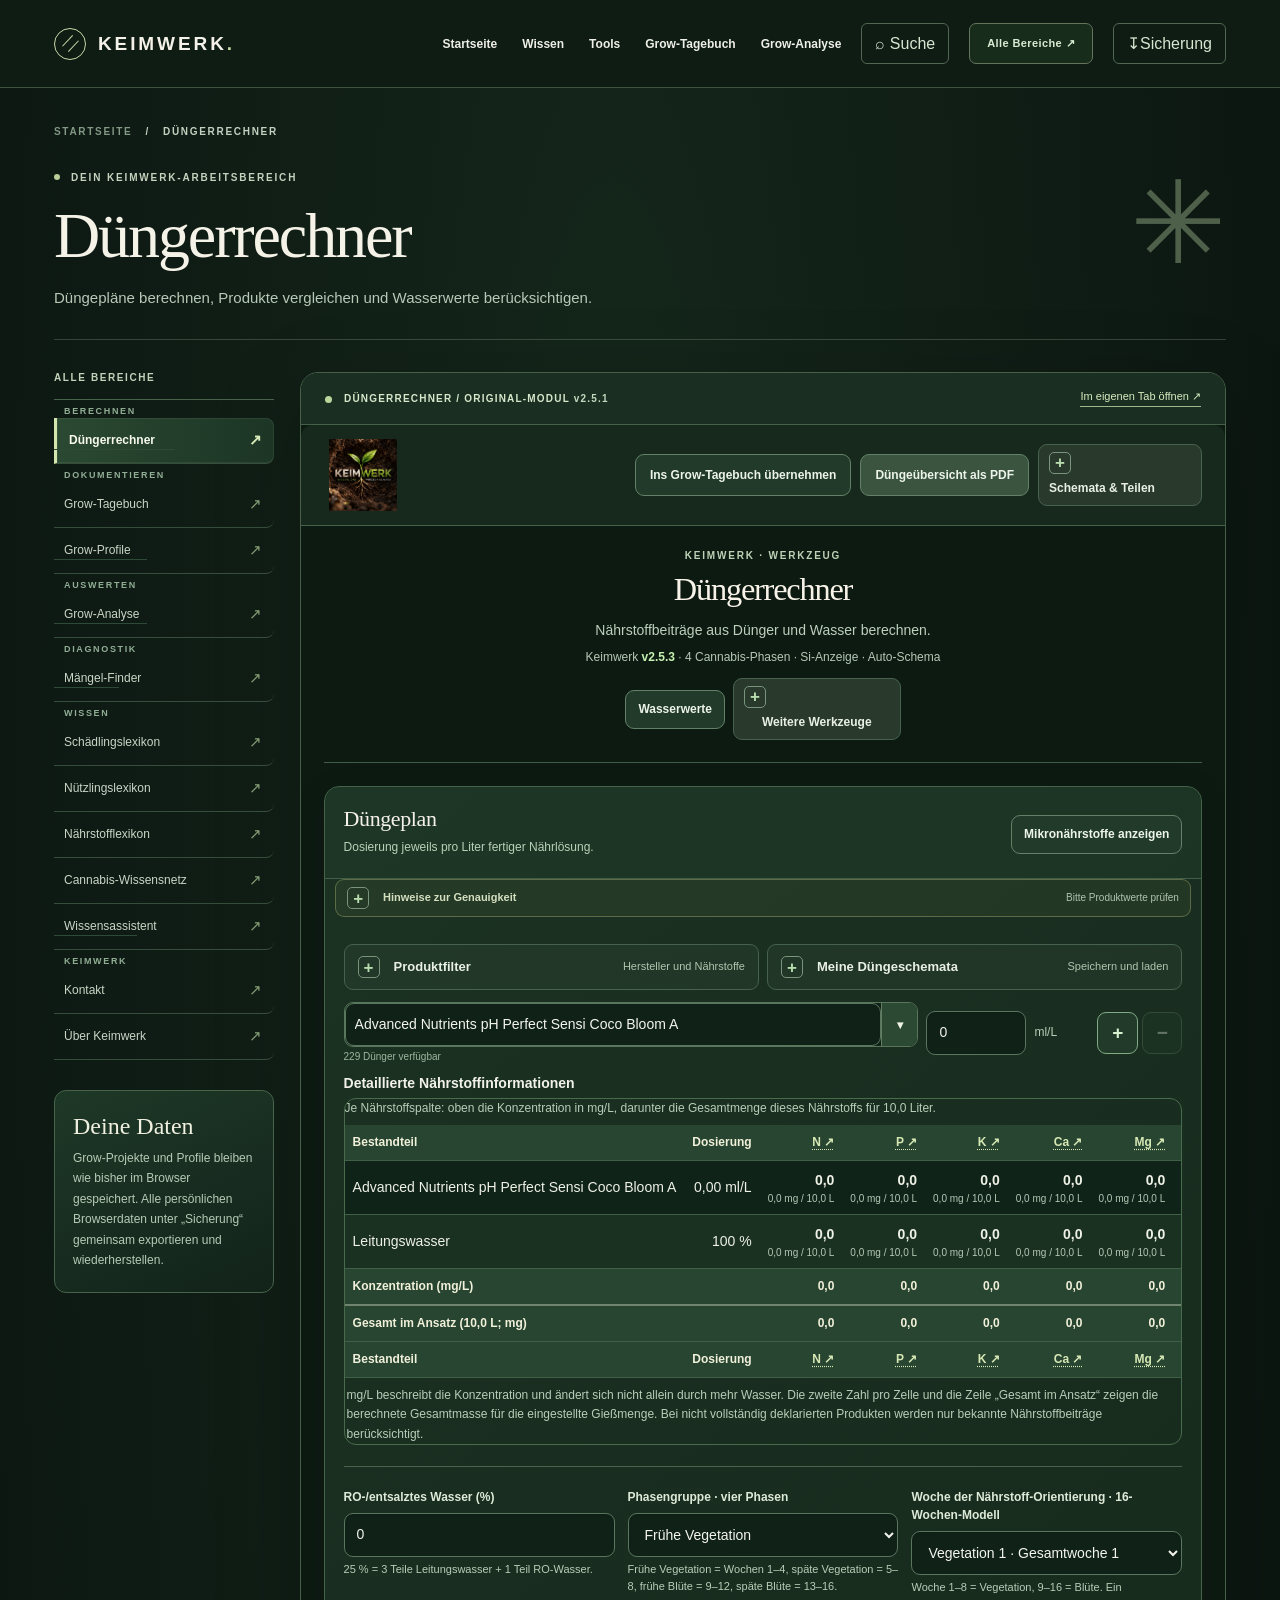
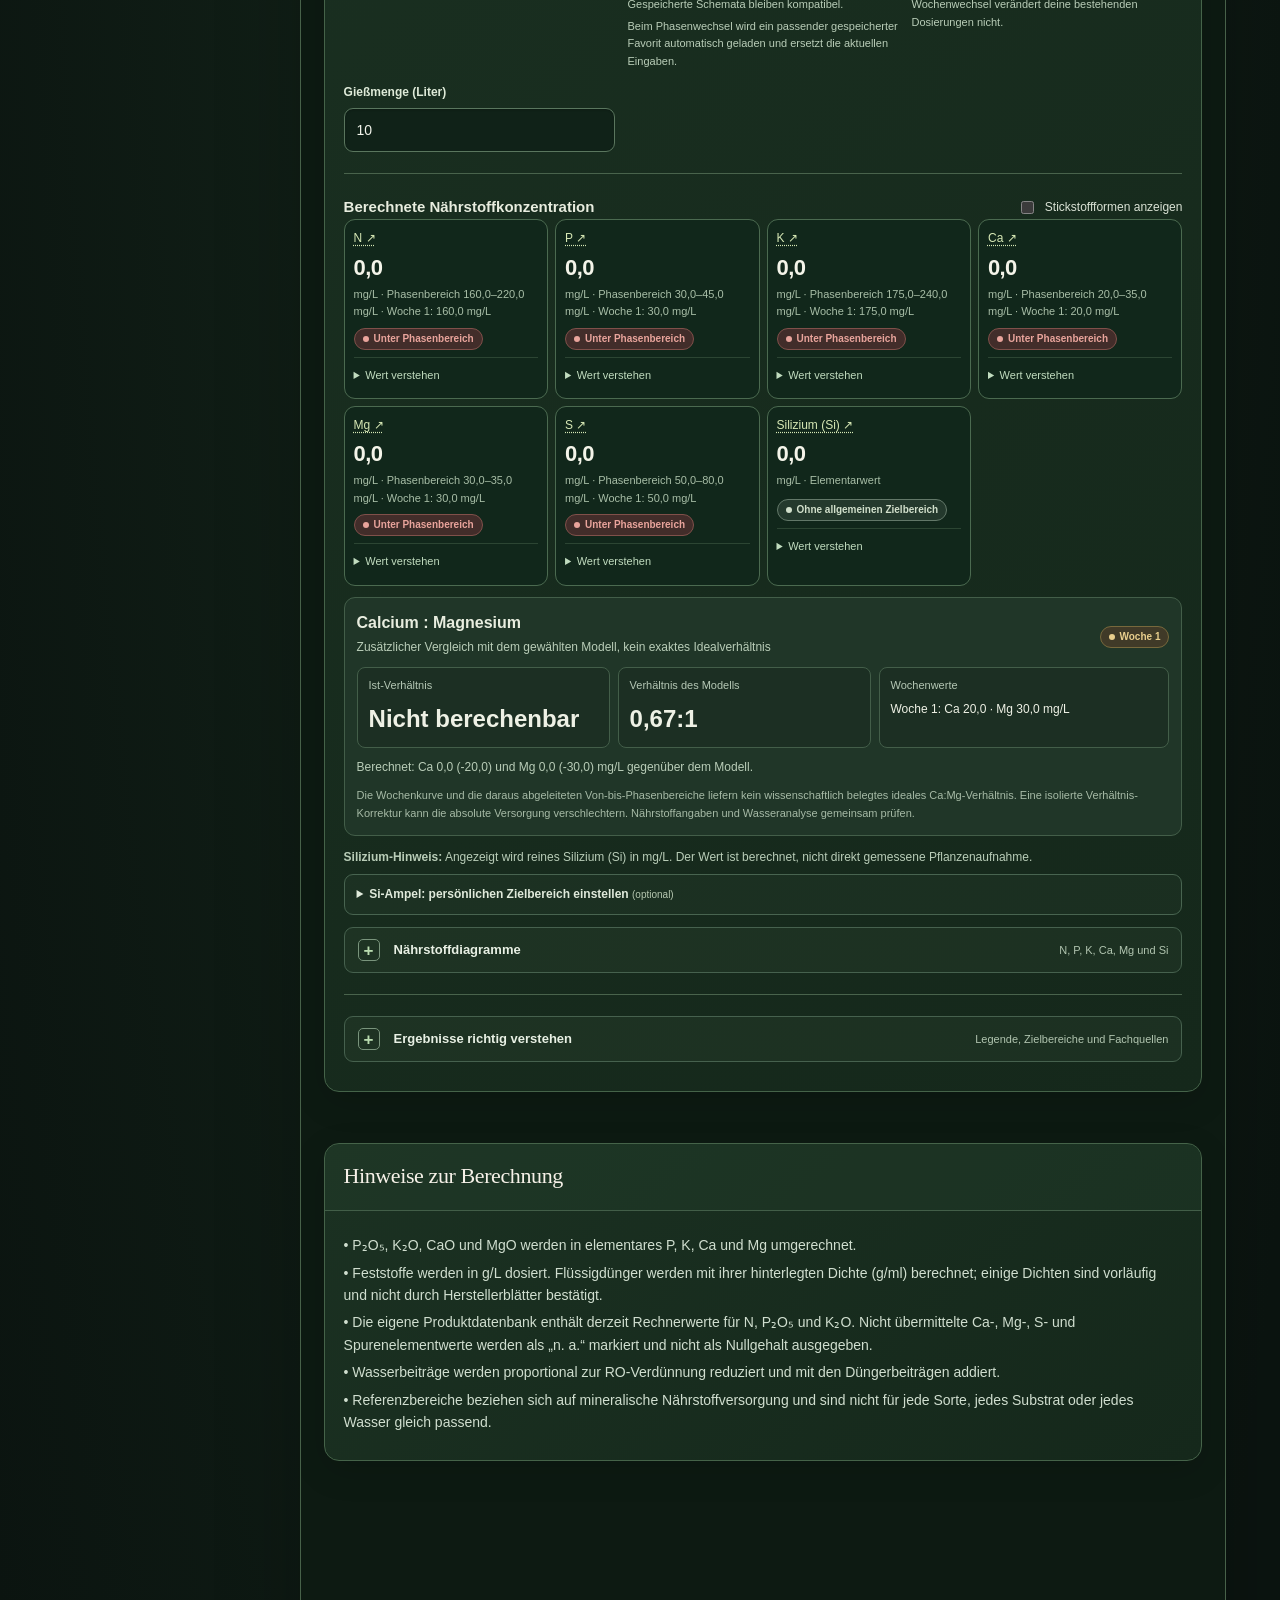
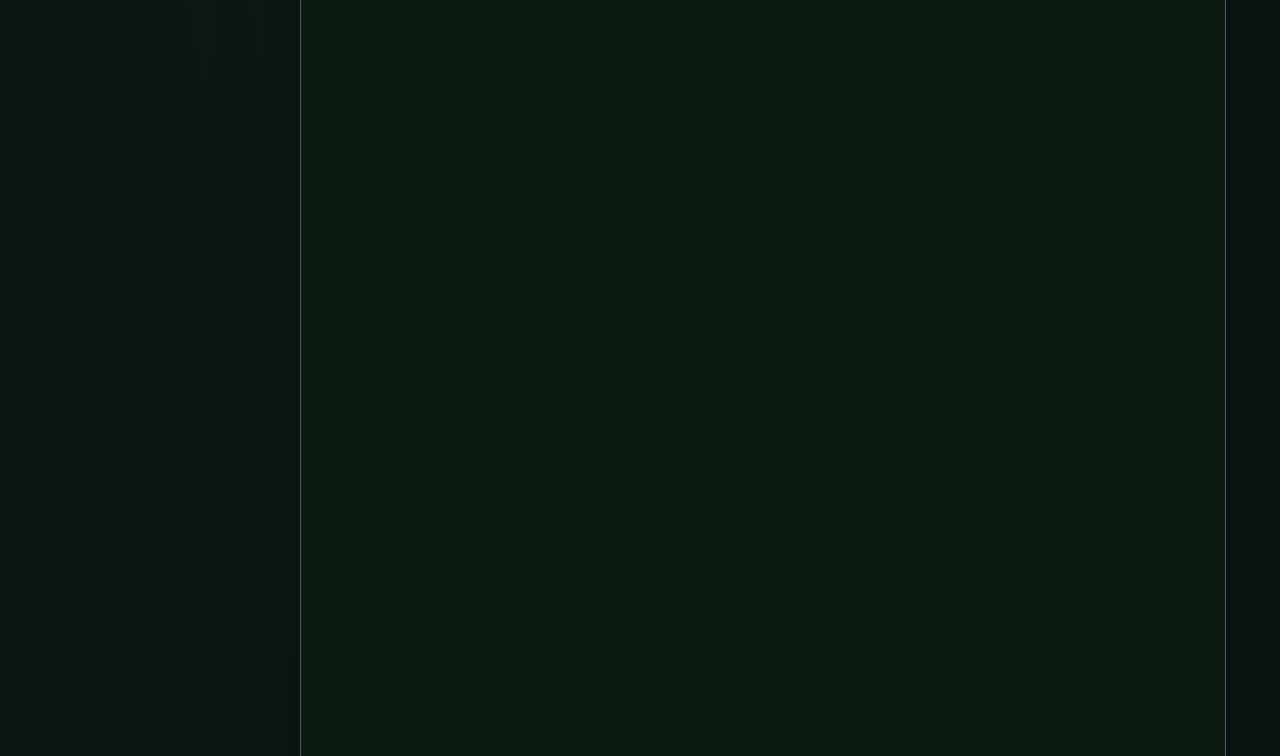
<file: bereiche.html>
<!doctype html>
<html lang="de"><head><meta charset="utf-8"><meta name="viewport" content="width=device-width,initial-scale=1"><meta name="theme-color" content="#0d1511"><title>Keimwerk – Werkzeuge und Wissensbereiche</title><link rel="stylesheet" href="css/style.css?v=6"><link rel="stylesheet" href="css/bereiche.css?v=6"><link rel="stylesheet" href="css/workspace-v7.css?v=7"><script src="js/bereiche.js?v=6" defer></script><link rel="stylesheet" href="css/keimwerk-v24.css?v=24"><script src="js/keimwerk-v24.js?v=24" defer></script></head>
<body class="work-page"><a class="skip-link" href="#workspace">Zum Inhalt springen</a>

<header class="site-header work-header"><div class="header-inner container-wide">
 <a class="brand" href="index.html" aria-label="Keimwerk – Startseite"><span class="brand-symbol" aria-hidden="true"><span class="symbol-slice"></span></span><span class="brand-name">KEIMWERK<span class="brand-period">.</span></span></a>
 <nav class="main-nav" id="main-nav" aria-label="Hauptnavigation"><a href="index.html">Startseite</a><a href="index.html#wissen">Wissen</a><a href="index.html#tools">Tools</a><a href="?view=diary">Grow-Tagebuch</a><a href="?view=grow-analysis">Grow-Analyse</a></nav>
 <button type="button" class="kw24-header-button" id="open-search" aria-label="Gesamte Website durchsuchen">⌕ Suche</button><a href="index.html#alle-funktionen" class="work-header-back">Alle Bereiche ↗</a>
 <button class="kw24-header-button" type="button" data-kw24-backup aria-label="Datensicherung öffnen"><span aria-hidden="true">↧</span><span class="kw24-backup-label"> Sicherung</span></button><button class="menu-toggle" id="menu-toggle" type="button" aria-controls="main-nav" aria-expanded="false" aria-label="Menü öffnen"><span></span><span></span></button>
</div></header>
<main id="workspace" class="work-container container-wide"><div class="work-pretitle"><a href="index.html">STARTSEITE</a><span>/</span> <span id="breadcrumbs-title">DEIN WERKZEUG</span></div>
<div class="work-heading"><div><span class="section-tag"><span class="section-tag-dot"></span> DEIN KEIMWERK-ARBEITSBEREICH</span><h1 id="work-title">Deine Werkzeuge.</h1><p id="work-description">Alle Keimwerk-Werkzeuge und Wissensbereiche an einem Ort.</p><div class="work-context" id="work-context" hidden><span id="work-context-text"></span><a id="work-context-link" href="?view=diary">Weiter zum Grow-Tagebuch →</a></div></div><span class="work-heading-deco" aria-hidden="true">✳</span></div>
<div class="work-content"><aside class="work-sidebar"><p>ALLE BEREICHE</p><nav aria-label="Funktionen auswählen"><span class="work-nav-group" aria-hidden="true">BERECHNEN</span><a href="?view=calculator" data-view="calculator"><span class="work-nav-title">Düngerrechner</span><span class="work-nav-arrow">↗</span></a>
<span class="work-nav-group" aria-hidden="true">DOKUMENTIEREN</span><a href="?view=diary" data-view="diary"><span class="work-nav-title">Grow-Tagebuch</span><span class="work-nav-arrow">↗</span></a>
<a href="?view=profiles" data-view="profiles"><span class="work-nav-title">Grow-Profile</span><span class="work-nav-arrow">↗</span></a>
<span class="work-nav-group" aria-hidden="true">AUSWERTEN</span><a href="?view=grow-analysis" data-view="grow-analysis"><span class="work-nav-title">Grow-Analyse</span><span class="work-nav-arrow">↗</span></a>
<span class="work-nav-group" aria-hidden="true">DIAGNOSTIK</span><a href="?view=cannabis-finder" data-view="cannabis-finder"><span class="work-nav-title">Mängel-Finder</span><span class="work-nav-arrow">↗</span></a>
<span class="work-nav-group" aria-hidden="true">WISSEN</span><a href="?view=pests" data-view="pests"><span class="work-nav-title">Schädlingslexikon</span><span class="work-nav-arrow">↗</span></a>
<a href="?view=beneficials" data-view="beneficials"><span class="work-nav-title">Nützlingslexikon</span><span class="work-nav-arrow">↗</span></a>
<a href="?view=nutrients" data-view="nutrients"><span class="work-nav-title">Nährstofflexikon</span><span class="work-nav-arrow">↗</span></a>
<a href="?view=knowledge-network" data-view="knowledge-network"><span class="work-nav-title">Cannabis-Wissensnetz</span><span class="work-nav-arrow">↗</span></a>
<a href="?view=knowledge-assistant" data-view="knowledge-assistant"><span class="work-nav-title">Wissensassistent</span><span class="work-nav-arrow">↗</span></a>
<span class="work-nav-group" aria-hidden="true">KEIMWERK</span><a href="?view=contact" data-view="contact"><span class="work-nav-title">Kontakt</span><span class="work-nav-arrow">↗</span></a>
<a href="?view=about" data-view="about"><span class="work-nav-title">Über Keimwerk</span><span class="work-nav-arrow">↗</span></a></nav><div class="work-sidebar-note"><b>Deine Daten</b><span>Grow-Projekte und Profile bleiben wie bisher im Browser gespeichert. Alle persönlichen Browserdaten unter „Sicherung“ gemeinsam exportieren und wiederherstellen.</span></div></aside>
<section class="work-main" aria-label="Ausgewählte Keimwerk-Funktion"><div class="frame-topbar"><span><span class="status-dot"></span> <span id="frame-label">BESTEHENDE KEIMWERK-FUNKTION</span> <small style="font-size:10px;color:#c3d9bf;font-weight:600;white-space:nowrap;">v2.5.1</small></span><a id="open-full" href="app/index.html?view=calculator" target="_blank" rel="noopener" title="Modul im eigenen Tab öffnen">Im eigenen Tab öffnen ↗</a></div>
<div class="work-frame-holder"><div class="work-frame-loading" id="frame-loading" hidden role="status">Keimwerk-Module werden gestartet …</div><div id="frame-error" hidden role="alert" class="work-frame-error"></div><iframe id="work-frame" name="keimwerk-modul" title="Keimwerk: Gewählter Bereich" loading="eager"></iframe></div>
<div class="work-frame-foot"><span><span class="status-dot"></span> KEIMWERK · WERKZEUGE</span><span id="module-category">KEIMWERK</span></div>
</section></div>
<div class="work-info"><strong>Hinweis zur Datennutzung</strong><p>Einige Werkzeuge speichern Einträge lokal in deinem Browser. Bei der Nutzung externer KI- und Wasserwerte-Dienste, des Kontaktformulars oder beim Anlegen neuer eigener Dünger können Daten über eine Internetverbindung übertragen werden. Neu erstellte Dünger werden mit ihren Produktangaben automatisch zur manuellen Prüfung über Formspree an Keimwerk gemeldet; die lokale Speicherung funktioniert auch ohne erfolgreichen Versand. Bitte prüfe vor der Nutzung, welche Daten du eingibst.</p></div>
</main>
<footer class="footer"><div class="container-wide footer-bottom"><span>© 2026 Keimwerk · V2</span><a href="index.html">Zur Startseite ↑</a></div></footer></body></html>
</file>
<file: app/integration.css>
/* Gestaltung der eingebundenen Keimwerk-Module. */
:root{--bg:#0d1511!important;--panel:#17281e!important;--line:#344b3a!important;--muted:#adbbab!important;--sage:#c9d7a8!important}
html{scroll-behavior:auto!important;overflow-x:hidden}
body{background:#0d1511!important;color:#e9e7dc!important;overflow-x:hidden;font-family:'Segoe UI',Arial,Helvetica,sans-serif!important;min-height:250px}
body>header,body>footer,#welcome-overlay,#home{display:none!important}
main.page{max-width:1320px!important;margin:0 auto!important;padding:12px 22px 45px!important;overflow:visible}
main.page[hidden]{display:none!important}
main.page h1{color:#f5f2e8!important;font-family:Georgia,'Times New Roman',serif!important;font-size:clamp(34px,4.5vw,62px)!important;line-height:1.08!important;font-weight:400!important;letter-spacing:-1.4px!important}
main.page h2{color:#e9e7dc!important;font-family:Georgia,'Times New Roman',serif!important}
main.page h3{color:#edf2e6!important}
main.page p{color:#cad5c8}
main.page .section-label,main.page .eyebrow{color:#bed3b0}
/* Nur die alten Navigations-Zurueck-Buttons ausblenden – NIE Formularaktionen! */
main.page button[id$="-back"],#nutrients #nutrients-back{display:none!important}
main.page .pest,main.page .nutrient-card,main.page .cf-panel,main.page .ga-panel,
main.page .feature, main.page .nutrient-info-card, main.page .contact-panel{background:#17271d!important;border-color:#344938!important;border-radius:10px!important}
main.page input, main.page select,main.page textarea{border-color:#4c654f!important;background:#102016!important;color:#edf2e7!important}
main.page button:not(.back){transition:filter .15s}
main.page button:not(.back):hover{filter:brightness(1.13)}
main.page button:focus-visible,main.page a:focus-visible,main.page input:focus-visible,main.page select:focus-visible{outline:2px solid #bed6a6!important;outline-offset:2px}
#calculator.page{width:100%!important;max-width:none!important;padding:0!important}
#calculator .subhead{padding:8px 22px 24px!important;max-width:1200px!important}
#calculator .calculator-frame-shell{width:100%!important;max-width:none!important}
#calculator-frame{width:100%!important;border-radius:10px!important;min-height:1040px;background:#102017!important}
#grow-diary.page{max-width:1320px!important}
#nutrients{padding-top:10px!important}
#nutrients #nutrients-to-calculator{position:relative!important;top:auto!important;left:auto!important;max-width:none!important;margin:0 0 10px!important}
#knowledge-assistant.page,#grow-analysis.page,#cannabis-finder.page{max-width:1320px!important}
@media(max-width:700px){main.page{padding:6px 8px 30px!important}#calculator .subhead{padding:4px 8px 16px!important}.pest-grid,.nutrient-grid{grid-template-columns:1fr!important}main.page h1{font-size:clamp(31px,8vw,46px)!important}}

/* V3: stabile Form-Bedienung ohne überlagernde Elemente. */
#grow-diary input[type="date"] { cursor:pointer; min-height:44px; color-scheme:dark; }
#grow-diary label:has(input[type="date"]) { cursor:pointer; }
#grow-diary input[type="date"]::-webkit-calendar-picker-indicator { cursor:pointer; }

/* V5: Profile und Tagebuch als getrennte Ansichten – dasselbe alte Datenmodell. */
body.kw-integrated.kw-profiles-view #grow-diary > section.section:not(#grow-profile-area){display:none!important}
body.kw-integrated.kw-diary-view #grow-profile-area{display:none!important}
body.kw-integrated #grow-profile-toggle{display:none!important}
body.kw-integrated #grow-profile-area{margin:0 auto 25px!important;padding:0!important;border-top:0!important}
body.kw-integrated #grow-profile-area > div{padding:0!important}
body.kw-integrated #grow-profile-panel{background:#14251a!important;border:1px solid #38503e!important;border-radius:14px!important;padding:clamp(18px,3vw,30px)!important}
body.kw-integrated #grow-profile-panel h2{font-size:clamp(27px,3vw,38px)!important;margin-top:0!important}
/* Only app-internal BACK navigation gets hidden. Save/edit/delete actions are
   real buttons and should be visible when their enclosing data view is visible. */
body.kw-integrated #grow-diary .gd-actions button.back,
body.kw-integrated #grow-diary .gd-entry-actions button.back,
body.kw-integrated #grow-diary #gp-save,
body.kw-integrated #grow-diary #gp-update,
body.kw-integrated #grow-diary #gp-duplicate,
body.kw-integrated #grow-diary #gp-load,
body.kw-integrated #grow-diary #gp-delete,
body.kw-integrated #grow-diary #gd-save,
body.kw-integrated #grow-diary #gd-reset,
body.kw-integrated #grow-diary #gd-export,
body.kw-integrated #grow-diary #gd-import-btn,
body.kw-integrated #grow-diary #gde-save,
body.kw-integrated #grow-diary #gde-cancel-edit {
 display:inline-flex!important;align-items:center;justify-content:center;
 position:static!important;min-height:42px;padding:10px 15px!important;
 margin:3px 4px 3px 0!important;max-width:100%!important;
 background:#253b2b!important;color:#f3f5ed!important;border:1px solid #648069!important;
 border-radius:8px!important;box-shadow:none!important;
 font:600 14px/1.3 'Segoe UI',Arial,sans-serif!important;white-space:normal!important;
 cursor:pointer!important;
}
/* Hidden conditional controls MUST remain hidden (new vs edit modes). */
body.kw-integrated #grow-diary button[hidden],
body.kw-integrated #grow-diary [hidden] {display:none!important;}
body.kw-integrated #grow-diary button:disabled {opacity:.45!important;cursor:not-allowed!important;}
body.kw-integrated #grow-diary #gp-save,
body.kw-integrated #grow-diary #gd-save,
body.kw-integrated #grow-diary #gde-save {
 background:#c1d8ad!important;color:#102318!important;border-color:#c1d8ad!important;font-weight:800!important;
}
body.kw-integrated #grow-diary #gp-save:hover:not(:disabled),
body.kw-integrated #grow-diary #gd-save:hover:not(:disabled),
body.kw-integrated #grow-diary #gde-save:hover:not(:disabled){background:#e1eccf!important}
body.kw-integrated #grow-diary button[data-gd-delete],
body.kw-integrated #grow-diary button[data-gde-delete],
body.kw-integrated #grow-diary #gp-delete{border-color:#af817b!important}
body.kw-integrated #grow-diary .kw-v6-action-help{font-size:13px;color:#d3e3cf;background:#1a3021;border-left:3px solid #8db189;padding:10px 14px;margin:12px 0 15px}
body.kw-integrated #grow-diary #gp-status:not(:empty),
body.kw-integrated #grow-diary #gd-status:not(:empty){padding:9px 12px;border-left:3px solid #a9c99b;background:rgba(116,149,104,.12);color:#e7f2db!important;margin-top:12px}
body.kw-integrated #grow-diary .kw-view-note{padding:12px 15px;margin:0 0 17px;color:#c9dec6;border-left:3px solid #a2c78f;background:#192f21;border-radius:0 8px 8px 0;font-size:14px;line-height:1.65}
@media(max-width:650px){body.kw-integrated #grow-diary .gd-actions{gap:9px!important}body.kw-integrated #grow-diary button.back:not(#grow-diary-back):not(#grow-profile-toggle){font-size:13px!important}}
</file>
<file: app/modules-v7.css>
/* Keimwerk Designsystem V7 / sämtliche ursprünglichen Module.
   ausschließlich CSS. JS-Logik und Speicherformate bleiben unverändert. */
:root{
  --kw-bg:#0d1a12;--kw-card:#182b1e;--kw-card-hi:#203629;--kw-field:#102118;
  --kw-line:#415d46;--kw-text:#f1f2e9;--kw-copy:#d7e1d4;
  --kw-muted:#afc3b2;--kw-accent:#c9dfab;--kw-amber:#d7bd82;
  --kw-shadow:0 14px 40px rgba(0,0,0,.14);
}
html{color-scheme:dark}
body.kw-integrated{background:var(--kw-bg)!important;color:var(--kw-text)!important;font:14px/1.7 'Segoe UI',Arial,sans-serif!important}
body.kw-integrated main.page{max-width:1360px!important;padding:22px clamp(12px,2.6vw,34px) 52px!important}
body.kw-integrated main.page :is(h1,h2,h3){text-wrap:balance}
body.kw-integrated main.page h1{font:400 clamp(34px,3.7vw,53px)/1.13 Georgia,serif!important;letter-spacing:-1.25px!important;margin:8px 0 16px!important;color:#f6f1e5!important}
body.kw-integrated main.page h2{font:400 clamp(24px,2.5vw,32px)/1.2 Georgia,serif!important;letter-spacing:-.65px;margin-top:0;color:#f1f0e4!important}
body.kw-integrated main.page h3{color:#e9f0e2!important;font-size:clamp(16px,1.7vw,20px);line-height:1.34}
body.kw-integrated main.page :is(p,li){line-height:1.73;color:#cbdacb}
body.kw-integrated main.page :is(a,button){touch-action:manipulation}
body.kw-integrated main.page a:not(.back){color:#cbe3b9;text-underline-offset:3px}
body.kw-integrated main.page a:not(.back):hover{color:#fff}
body.kw-integrated main.page .section-label,
body.kw-integrated main.page .eyebrow{font-size:10px!important;font-weight:800;letter-spacing:1.8px;color:#afcb9c!important;text-transform:uppercase}
body.kw-integrated main.page .subhead{border-bottom:1px solid #405b45;margin-bottom:23px;padding:5px 0 24px!important}
body.kw-integrated main.page .subhead p{max-width:900px;font-size:14px;color:#bbccba}
body.kw-integrated main.page .pill{display:inline-flex;border:1px solid #6a8668;border-radius:50px;background:#213b2a;padding:5px 11px;font-size:10px;color:#d3e4c9;margin-top:5px;letter-spacing:.2px}
/* Cards and reading areas: shared visual language, source DOM intact. */
body.kw-integrated :is(.pest,.nutrient-card,.guidance-card,.nutrient-info-card,.knowledge-node,.cf-panel,.ga-panel,.ka-chat-panel,.contact-panel,.gd-card,#grow-profile-panel,.belief){background:linear-gradient(155deg,#1a2f21,#16271c)!important;border:1px solid #3f5a44!important;border-radius:15px!important;box-shadow:var(--kw-shadow)}
body.kw-integrated :is(.pest,.nutrient-card,.guidance-card,.nutrient-info-card,.knowledge-node,.cf-panel,.ga-panel,.contact-panel){padding:clamp(17px,2.5vw,28px)!important}
body.kw-integrated :is(.pest,.nutrient-card,.guidance-card,.nutrient-info-card,.knowledge-node,.cf-panel,.ga-panel,.gd-card):hover{border-color:#618165!important}
body.kw-integrated :is(.pest-grid,.nutrient-grid,.knowledge-grid){gap:19px!important}
body.kw-integrated :is(.pest,.nutrient-card,.knowledge-node) h3,
body.kw-integrated .knowledge-node h2{margin:0 0 8px!important;color:#f5f3e9!important}
body.kw-integrated .latin{color:#bfd4b7!important;font-style:italic}
body.kw-integrated .pest-images{gap:9px!important;margin:18px 0!important}
body.kw-integrated .pest-images figure,
body.kw-integrated .nutrient-images figure{border-radius:11px!important;border:1px solid #526b51!important;background:#102017!important;overflow:hidden}
body.kw-integrated .pest-images img,
body.kw-integrated .nutrient-images img{display:block;width:100%;object-fit:cover;filter:saturate(.93)}
body.kw-integrated .pest-images figcaption,
body.kw-integrated .nutrient-images figcaption{color:#c5d7c1;background:#1c3122;font-size:11px!important;line-height:1.5;padding:10px 8px!important}
body.kw-integrated .tip,
body.kw-integrated .nutrient-tip,
body.kw-integrated .nutrient-callout{border-left:3px solid #b8d19f!important;padding:10px 15px!important;background:rgba(177,211,153,.065);border-radius:0 7px 7px 0}
/* Inputs: clearer labels, common focus treatment. Does not change input types. */
body.kw-integrated main.page label{color:#e1e9dc;font-size:13px;font-weight:650;line-height:1.5}
body.kw-integrated main.page :is(input:not([type="checkbox"]):not([type="radio"]):not([type="file"]),select,textarea){background:#102218!important;color:#f4f6ec!important;border:1px solid #557158!important;border-radius:9px!important;font:inherit;font-size:14px!important;min-height:46px;padding:11px 13px;max-width:100%;box-shadow:inset 0 1px 2px #0002;transition:border-color .16s,box-shadow .16s}
body.kw-integrated main.page textarea{min-height:100px;resize:vertical}
body.kw-integrated main.page :is(input,textarea)::placeholder{color:#8fa994;opacity:1}
body.kw-integrated main.page :is(input,select,textarea):focus-visible{outline:2px solid #d0e6b0!important;outline-offset:2px!important;border-color:#b2d19c!important;box-shadow:0 0 0 4px rgba(174,204,146,.1)!important}
body.kw-integrated main.page input[type="checkbox"]{width:17px;height:17px;accent-color:#b4d69e;flex:none}
body.kw-integrated main.page input[type="radio"]{accent-color:#b4d69e}
body.kw-integrated main.page input[type="date"]{cursor:pointer;min-height:46px;color-scheme:dark}
body.kw-integrated main.page :is(button,.primary,.cf-secondary,.ga-button,.knowledge-open,.ka-submit,.ka-suggestion){font-family:'Segoe UI',Arial,sans-serif;border-radius:9px;transition:background .18s,border-color .18s,box-shadow .18s}
body.kw-integrated main.page :is(button:not(.back),.primary,.ga-button,.knowledge-open,.ka-submit,.form-submit){min-height:42px;padding:10px 16px;font-weight:700;line-height:1.35}
body.kw-integrated main.page :is(.primary,.ga-button:not(.secondary),.ka-submit,.form-submit){background:#cde2b2!important;color:#152619!important;border:1px solid #cde2b2!important;box-shadow:none!important}
body.kw-integrated main.page :is(.primary,.ga-button:not(.secondary),.ka-submit,.form-submit):hover{background:#e3efd2!important;filter:none!important}
body.kw-integrated main.page :is(.cf-secondary,.ga-button.secondary,.knowledge-open,.ka-suggestion){background:#243c2b!important;border:1px solid #56735a!important;color:#f0f4e8!important}
body.kw-integrated main.page :is(.cf-secondary,.ga-button.secondary,.knowledge-open,.ka-suggestion):hover{background:#2f5139!important;border-color:#a1c59a!important;filter:none!important}
body.kw-integrated main.page :is(button,input,select,textarea,a):focus-visible{outline:2px solid #d7eabd!important;outline-offset:2px}
body.kw-integrated button:disabled{opacity:.55;cursor:not-allowed}
body.kw-integrated :is(.note,.gd-help,.ga-note,.ga-muted,.cf-muted){color:#b6cbb5!important;font-size:12px;line-height:1.6}
body.kw-integrated :is(.cf-warning,.ga-warning,.nutrient-warning){background:#392f20!important;border:1px solid #847044!important;border-left:3px solid #d7bd82!important;color:#f6e6c6!important;padding:17px 19px!important;border-radius:10px!important;line-height:1.7}
body.kw-integrated main.page :is(.cf-warning,.ga-warning,.nutrient-warning) p{color:#e8d9bd}
/* Symptom finder */
body.kw-integrated #cannabis-finder .cf-grid{grid-template-columns:minmax(0,1fr) minmax(230px,285px);gap:22px}
body.kw-integrated #cannabis-finder .cf-checks{gap:10px}
body.kw-integrated #cannabis-finder .cf-checks label{background:#13281b!important;border:1px solid #405f47!important;border-radius:10px!important;padding:13px 12px;line-height:1.45;align-items:flex-start}
body.kw-integrated #cannabis-finder .cf-checks label:has(input:checked){background:#2a4832!important;border-color:#a4c894!important}
body.kw-integrated #cannabis-finder .cf-results{border-color:#779673!important}
body.kw-integrated #cannabis-finder .cf-actions{gap:10px}
/* Analyses */
body.kw-integrated #grow-analysis .ga-panel{margin:18px 0!important}
body.kw-integrated #grow-analysis .ga-panel h2{font-size:clamp(23px,2.4vw,29px)!important}
body.kw-integrated #grow-analysis .ga-stats>*,
body.kw-integrated #grow-analysis .ga-charts>*,
body.kw-integrated #grow-analysis .ga-result{background:#11251a;border:1px solid #3f5e46;border-radius:12px}
body.kw-integrated #grow-analysis .ga-table-wrap,
body.kw-integrated :is(.nutrient-table-wrap,.water-table-wrap){border-radius:12px;overflow:auto;border:1px solid #48674b}
body.kw-integrated :is(.ga-table,.nutrient-table){background:#102118!important;border-collapse:collapse}
body.kw-integrated :is(.ga-table,.nutrient-table) :is(th,td){border-bottom:1px solid #39523b;padding:12px 14px;line-height:1.5}
body.kw-integrated :is(.ga-table,.nutrient-table) th{background:#29452f!important;color:#f0ead4!important;font-weight:750}
/* Diary and profiles: spacing, visible actions, edit and delete controls. */
body.kw-integrated #grow-diary>section.section{border:0!important;padding:0 0 22px!important}
body.kw-integrated #grow-diary .section-head{border-bottom:1px solid #46604a;padding:0 0 20px;margin-bottom:24px}
body.kw-integrated #grow-diary .contact-panel{max-width:100%!important}
body.kw-integrated #grow-diary .gd-grid{gap:17px!important}
body.kw-integrated #grow-diary .gd-grid>label{margin:0!important}
body.kw-integrated #grow-diary .gd-help{margin-top:7px;color:#adc2ad}
body.kw-integrated #grow-diary .gd-toolbar{margin-top:30px}
body.kw-integrated #grow-diary .gd-projects{gap:17px!important}
body.kw-integrated #grow-diary .gd-card{overflow:hidden}
body.kw-integrated #grow-diary .gd-card img{height:190px;object-fit:cover}
body.kw-integrated #grow-diary .gd-card-body{padding:20px!important}
body.kw-integrated #grow-diary .gd-card h3{font:400 24px/1.22 Georgia,serif!important;color:#f1f3e9;margin:0 0 8px}
body.kw-integrated #grow-diary .gd-card p{font-size:13px}
body.kw-integrated #grow-diary .gd-entry{border-top:1px solid #466249;padding:20px 0}
body.kw-integrated #grow-diary .gd-entry img{max-width:225px;max-height:225px;border-radius:10px}
body.kw-integrated #grow-diary .gd-actions,
body.kw-integrated #grow-diary .gd-detail-actions,
body.kw-integrated #grow-diary .gd-entry-actions{gap:9px!important}
body.kw-integrated #grow-diary .gd-actions button.back,
body.kw-integrated #grow-diary .gd-entry-actions button.back,
body.kw-integrated #grow-diary .gd-detail-actions button.back,
body.kw-integrated #grow-diary :is(#gp-save,#gp-update,#gp-duplicate,#gp-load,#gp-delete,#gd-save,#gd-reset,#gd-export,#gd-import-btn,#gde-save,#gde-cancel-edit,#gp-clear){position:static!important;display:inline-flex!important;align-items:center;justify-content:center;min-height:44px;padding:10px 15px!important;margin:3px 4px 3px 0!important;background:#294431!important;color:#edf5e7!important;border:1px solid #69866a!important;border-radius:9px!important;box-shadow:none!important;font:700 13px/1.4 'Segoe UI',Arial,sans-serif!important;max-width:100%;white-space:normal!important;cursor:pointer}
body.kw-integrated #grow-diary button[hidden],
body.kw-integrated #grow-diary [hidden]{display:none!important}
body.kw-integrated #grow-diary :is(#gp-save,#gd-save,#gde-save){background:#cde2b2!important;color:#142417!important;border-color:#cde2b2!important}
body.kw-integrated #grow-diary :is(#gp-save,#gd-save,#gde-save):hover{background:#edf4e0!important}
body.kw-integrated #grow-diary :is(#gp-delete,[data-gd-delete],[data-gde-delete]){border-color:#af8079!important;color:#f7d7d2!important}
body.kw-integrated #grow-diary #grow-profile-panel{background:linear-gradient(145deg,#182c1e,#122319)!important;border:1px solid #4d684f!important;padding:clamp(18px,3vw,30px)!important}
body.kw-integrated #grow-diary #grow-profile-panel h2{font-size:clamp(26px,3vw,36px)!important}
body.kw-integrated #grow-diary .kw-v6-action-help{border-left:3px solid #a5c493;background:#193521;font-size:13px;padding:14px 17px;border-radius:0 9px 9px 0}
/* Knowledge network and assistant */
body.kw-integrated #knowledge-network .knowledge-tools{background:#152a1c;border:1px solid #3b5a41;border-radius:14px;padding:18px!important;margin-bottom:18px}
body.kw-integrated #knowledge-network .knowledge-tools input{max-width:100%}
body.kw-integrated #knowledge-network .knowledge-filter-row{gap:9px}
body.kw-integrated #knowledge-network .knowledge-filter{border:1px solid #587259;background:#203b29;color:#e4ecdc;border-radius:24px;padding:10px 14px}
body.kw-integrated #knowledge-network .knowledge-filter[aria-pressed="true"]{background:#c9dfab!important;color:#142619!important;border-color:#c9dfab!important}
body.kw-integrated #knowledge-network .knowledge-node h2{font-size:23px!important}
body.kw-integrated #knowledge-network .knowledge-links{gap:7px}
body.kw-integrated #knowledge-network .knowledge-links button{background:#20392a;border:1px solid #4f6d50;color:#e1ecd8;border-radius:7px;min-height:38px}
body.kw-integrated #knowledge-assistant .ka-shell{max-width:1000px!important}
body.kw-integrated #knowledge-assistant .ka-note{background:#203629!important;border:1px solid #547057;border-left:3px solid #c7dba7;padding:15px 18px;border-radius:10px}
body.kw-integrated #knowledge-assistant .ka-suggestions{gap:10px;margin:18px 0 24px}
body.kw-integrated #knowledge-assistant .ka-suggestion{border-radius:25px!important;padding:10px 15px!important}
body.kw-integrated #knowledge-assistant .ka-chat-panel{border-radius:15px!important;overflow:hidden}
body.kw-integrated #knowledge-assistant .ka-messages{background:#102118;color:#e6efe1}
body.kw-integrated #knowledge-assistant .ka-message{border-radius:12px!important}
body.kw-integrated #knowledge-assistant .ka-compose{border-top:1px solid #425b43;background:#192e20;padding:17px}
/* Nährstoff library: readable jumps and structured content */
body.kw-integrated #nutrients .nutrient-toc{background:#1b3122!important;border:1px solid #506b52;border-radius:15px!important;padding:22px!important;margin:12px 0 24px!important}
body.kw-integrated #nutrients .nutrient-toc-title{font:400 27px/1.25 Georgia,serif!important;color:#f1f0e8!important}
body.kw-integrated #nutrients .nutrient-toc-links{gap:9px!important}
body.kw-integrated #nutrients .nutrient-toc-links a{border:1px solid #587058!important;border-radius:8px;background:#243e2d!important;min-height:44px;padding:11px 13px;color:#e2ecdd!important}
body.kw-integrated #nutrients .nutrient-toc-links a:hover{background:#315438!important;border-color:#a6c991!important}
body.kw-integrated #nutrients .nutrient-guidance{gap:15px!important;margin-bottom:21px}
body.kw-integrated #nutrients .nutrient-extra{border-top:1px solid #456048;padding-top:35px}
body.kw-integrated #nutrients .nutrient-extra-heading h2{color:#f3f0e4}
body.kw-integrated #nutrients .nutrient-steps li{background:#1a3021!important;border:1px solid #476749!important;border-radius:10px;padding:17px 16px 17px 45px}
body.kw-integrated #nutrients .nutrient-steps li:before{top:16px;color:#d6e4ad}
/* Contact/about */
body.kw-integrated #contact .contact-form{gap:20px}
body.kw-integrated #contact .contact-form .form-submit{justify-self:start;padding:13px 20px!important}
body.kw-integrated #about .about-copy p,
body.kw-integrated #about .about-block p{font-size:clamp(15px,1.8vw,18px);line-height:1.85;max-width:950px}
body.kw-integrated #about .about-block{border-top:1px solid #405a42;padding:21px 0}
body.kw-integrated #about .belief{padding:27px 30px;margin:30px 0}
/* Calculator container */
body.kw-integrated #calculator.page{max-width:none!important;padding:0!important}
body.kw-integrated #calculator #calculator-frame{border-radius:12px!important;border:0!important;background:#0c1a12!important}
/* Responsive: content readability and operable inputs */
@media(max-width:900px){
 body.kw-integrated #cannabis-finder .cf-grid{grid-template-columns:minmax(0,1fr)!important}
 body.kw-integrated :is(.pest-grid,.nutrient-grid,.knowledge-grid){grid-template-columns:repeat(1,minmax(0,1fr))!important}
}
@media(max-width:680px){
 body.kw-integrated main.page{padding:15px 10px 30px!important}
 body.kw-integrated main.page .subhead{padding-bottom:16px!important;margin-bottom:15px}
 body.kw-integrated :is(.pest,.nutrient-card,.guidance-card,.nutrient-info-card,.knowledge-node,.cf-panel,.ga-panel,.contact-panel){padding:16px!important}
 body.kw-integrated #grow-diary .gd-grid{grid-template-columns:1fr!important}
 body.kw-integrated #grow-diary .gd-card img{height:150px}
 body.kw-integrated #cannabis-finder .cf-checks{grid-template-columns:1fr!important}
 body.kw-integrated #nutrients .nutrient-guidance{grid-template-columns:1fr!important}
 body.kw-integrated #knowledge-network .knowledge-tools{padding:13px!important}
 body.kw-integrated #nutrients .nutrient-toc{padding:17px!important}
 body.kw-integrated main.page h1{font-size:clamp(31px,7vw,40px)!important}
}
</file>
<file: app/lexikon-v8.css>
/* Keimwerk V8 | Bildorientierte Lexika. Nur Anzeige; bestehende Inhalte und Daten bleiben. */
body.kw-integrated #pests,
body.kw-integrated #beneficials,
body.kw-integrated #nutrients { --lex-cream:#f3f1e6; --lex-muted:#b4c6b1; }

/* Ruhiger Auftakt statt langer Infokästen */
body.kw-integrated :is(#pests,#beneficials,#nutrients) .subhead{margin-bottom:12px!important;border-bottom:0!important;padding-bottom:10px!important}
body.kw-integrated :is(#pests,#beneficials,#nutrients) .subhead h1{margin-bottom:8px!important}
body.kw-integrated :is(#pests,#beneficials,#nutrients) .subhead p{max-width:610px;color:#b9cbb8!important;line-height:1.6}
body.kw-integrated :is(#pests,#beneficials,#nutrients) .subhead .pill{display:none!important}

/* Filter und Bildkatalog */
body.kw-integrated .kw-lex-toolbar{display:flex;align-items:center;justify-content:space-between;gap:18px;flex-wrap:wrap;margin:0 0 24px;padding:0 0 17px;border-bottom:1px solid rgba(185,209,178,.2)}
body.kw-integrated .kw-lex-toolbar-copy{display:grid;gap:3px}
body.kw-integrated .kw-lex-toolbar-copy strong{font:400 clamp(20px,2vw,27px)/1.3 Georgia,serif;color:var(--lex-cream)}
body.kw-integrated .kw-lex-count{font-size:12px;color:var(--lex-muted)}
body.kw-integrated .kw-lex-search-wrap{position:relative;width:min(100%,330px);display:flex;align-items:center}
body.kw-integrated .kw-lex-search-symbol{position:absolute;left:15px;pointer-events:none;color:#b8d4af;font-size:19px;line-height:1}
body.kw-integrated .kw-lex-search-wrap input{width:100%;padding:12px 15px 12px 43px!important;background:#14271b!important;border:1px solid #466149!important;border-radius:50px!important;font-size:14px!important;min-height:46px!important;color:#f0f4e8!important;box-shadow:none!important}
body.kw-integrated .kw-lex-empty{padding:24px;color:#cbdccc;border:1px dashed #55705a;border-radius:12px;margin:10px 0 20px}
body.kw-integrated :is(#pests,#beneficials) .pest-grid.kw-lex-grid,
body.kw-integrated #nutrients .nutrient-grid.kw-lex-grid{display:grid!important;grid-template-columns:repeat(3,minmax(0,1fr))!important;gap:18px!important;align-items:start;margin:0 0 38px}

/* Bild als prägendes Element, keine Textwand in der Übersicht */
body.kw-integrated #pests .pest-grid.kw-lex-grid > article.kw-lex-card,
body.kw-integrated #beneficials .pest-grid.kw-lex-grid > article.kw-lex-card,
body.kw-integrated #nutrients .nutrient-grid.kw-lex-grid > article.kw-lex-card{
  min-width:0;display:block;padding:0!important;overflow:hidden;border:1px solid #37503b!important;
  border-radius:16px!important;background:#142219!important;box-shadow:0 11px 26px #0002!important;
  transition:border-color .17s,transform .17s,box-shadow .17s;
}
body.kw-integrated :is(#pests,#beneficials,#nutrients) article.kw-lex-card:hover{transform:translateY(-2px);border-color:#769b72!important;box-shadow:0 15px 38px #0004!important}
body.kw-integrated :is(#pests,#beneficials,#nutrients) article.kw-lex-card.kw-open{grid-column:1/-1;transform:none;border-color:#98b892!important}
body.kw-integrated :is(#pests,#beneficials,#nutrients) article.kw-lex-card[hidden]{display:none!important}
body.kw-integrated :is(#pests,#beneficials,#nutrients) .kw-lex-trigger{
  display:block;text-align:left;width:100%;cursor:pointer;border:0!important;border-radius:0!important;
  padding:0!important;min-height:0!important;line-height:1.3!important;background:transparent!important;
  color:#f4f3ea!important;box-shadow:none!important;font-family:inherit!important;
}
body.kw-integrated :is(#pests,#beneficials,#nutrients) .kw-lex-trigger:focus-visible{outline:3px solid #cbe8af!important;outline-offset:-3px!important}
body.kw-integrated :is(#pests,#beneficials,#nutrients) .kw-lex-cover{position:relative;display:block;width:100%;aspect-ratio:1.38;overflow:hidden;background:radial-gradient(ellipse at 60% 10%,#31533a,#0c1d14 70%)}
body.kw-integrated :is(#pests,#beneficials,#nutrients) .kw-lex-cover::after{content:"";position:absolute;inset:0;background:linear-gradient(0deg,rgba(5,17,10,.12),transparent 52%);pointer-events:none}
body.kw-integrated :is(#pests,#beneficials,#nutrients) .kw-lex-cover img{display:block;width:100%;height:100%;object-fit:cover;object-position:center;transition:transform .28s ease;filter:saturate(.96);}
body.kw-integrated :is(#pests,#beneficials,#nutrients) article.kw-lex-card:hover .kw-lex-cover img{transform:scale(1.045)}
body.kw-integrated :is(#pests,#beneficials,#nutrients) .kw-lex-no-photo{display:flex;align-items:center;justify-content:center;flex-direction:column;gap:9px;height:100%;color:#adccaa;text-align:center;background:radial-gradient(circle at 25% 25%,#305039,#112418)}
body.kw-integrated :is(#pests,#beneficials,#nutrients) .kw-lex-no-photo .kw-lex-no-icon{font-size:38px;line-height:1}
body.kw-integrated :is(#pests,#beneficials,#nutrients) .kw-lex-no-photo small{color:#b9c7b6;font-size:12px}
body.kw-integrated :is(#pests,#beneficials,#nutrients) .kw-lex-caption{display:flex;align-items:center;gap:12px;justify-content:space-between;padding:17px 19px 18px;min-height:108px}
body.kw-integrated :is(#pests,#beneficials,#nutrients) .kw-lex-caption-main{min-width:0;flex:1}
body.kw-integrated :is(#pests,#beneficials,#nutrients) .kw-lex-caption-label{display:block;font:700 10px/1.4 'Segoe UI',sans-serif;letter-spacing:1.7px;text-transform:uppercase;color:#a8c89f;margin-bottom:6px}
body.kw-integrated :is(#pests,#beneficials,#nutrients) .kw-lex-caption h3{margin:0 0 5px!important;font:400 clamp(20px,2vw,25px)/1.12 Georgia,serif!important;letter-spacing:-.45px;color:#f3f0e6!important}
body.kw-integrated :is(#pests,#beneficials,#nutrients) .kw-lex-caption p{font:12px/1.5 'Segoe UI',sans-serif!important;color:#b2c5b0!important;margin:0;max-width:100%;display:-webkit-box;-webkit-line-clamp:2;-webkit-box-orient:vertical;overflow:hidden}
body.kw-integrated :is(#pests,#beneficials,#nutrients) .kw-lex-arrow{display:grid;place-items:center;width:34px;height:34px;flex:none;border:1px solid #426149;border-radius:50%;color:#d4e4c9;font-size:22px;transition:transform .18s,background .18s}
body.kw-integrated :is(#pests,#beneficials,#nutrients) article.kw-open .kw-lex-arrow{transform:rotate(45deg);background:#2d4933}

/* Klick => ausführliche vorhandene Texte und Bildfolgen zeigen */
body.kw-integrated :is(#pests,#beneficials,#nutrients) .kw-lex-detail[hidden]{display:none!important}
body.kw-integrated :is(#pests,#beneficials,#nutrients) article.kw-open .kw-lex-detail{padding:21px clamp(18px,3vw,34px) 28px;border-top:1px solid #38543d;background:#182b1e}
body.kw-integrated :is(#pests,#beneficials,#nutrients) .kw-lex-detail .kw-lex-detail-intro{display:flex;flex-wrap:wrap;gap:9px;align-items:baseline;justify-content:space-between;margin-bottom:11px}
body.kw-integrated :is(#pests,#beneficials,#nutrients) .kw-lex-detail .kw-lex-detail-intro h3{font:400 clamp(23px,2.6vw,32px)/1.25 Georgia,serif!important;margin:0!important}
body.kw-integrated :is(#pests,#beneficials,#nutrients) .kw-lex-detail .kw-lex-detail-intro .latin{font-size:13px}
body.kw-integrated :is(#pests,#beneficials,#nutrients) .kw-lex-detail :is(p,.nutrient-intro){font-size:14px!important;line-height:1.75;max-width:980px;margin:9px 0;color:#d9e4d5!important}
body.kw-integrated :is(#pests,#beneficials,#nutrients) .kw-lex-detail .pest-images,
body.kw-integrated :is(#pests,#beneficials,#nutrients) .kw-lex-detail .nutrient-images{display:grid!important;grid-template-columns:repeat(auto-fit,minmax(min(100%,210px),1fr))!important;gap:12px!important;margin:17px 0 21px!important}
body.kw-integrated :is(#pests,#beneficials,#nutrients) .kw-lex-detail :is(.pest-images,.nutrient-images) figure{width:auto!important;max-width:none!important;margin:0!important;min-width:0}
body.kw-integrated :is(#pests,#beneficials,#nutrients) .kw-lex-detail :is(.pest-images,.nutrient-images) img{width:100%!important;height:auto!important;aspect-ratio:1.4!important;object-fit:cover!important}
body.kw-integrated :is(#pests,#beneficials,#nutrients) .kw-lex-detail .nutrient-detail{max-width:1050px;border-color:#39543d;margin-top:10px;padding-top:12px}
body.kw-integrated :is(#pests,#beneficials,#nutrients) .kw-lex-dismiss{margin-top:20px;background:#25412d!important;border:1px solid #57775a!important;color:#f0f5eb!important;border-radius:8px;padding:10px 15px!important;min-height:44px;cursor:pointer}

/* Der lange Nährstoff-Ratgeber bleibt vorhanden, aber über ein Element zugänglich. */
body.kw-integrated #nutrients .kw-lex-reference{margin:32px 0 25px;border:1px solid #426247;border-radius:16px;background:#15271b;overflow:hidden}
body.kw-integrated #nutrients .kw-lex-reference>summary{cursor:pointer;padding:22px clamp(16px,2.6vw,30px);display:flex;align-items:center;justify-content:space-between;gap:12px;color:#f4f0e3;font:400 clamp(20px,2vw,28px)/1.3 Georgia,serif;list-style:none}
body.kw-integrated #nutrients .kw-lex-reference>summary::-webkit-details-marker{display:none}
body.kw-integrated #nutrients .kw-lex-reference>summary::after{content:"+";font:28px/1 'Segoe UI',sans-serif;color:#cbe0b8}
body.kw-integrated #nutrients .kw-lex-reference[open]>summary::after{content:"−"}
body.kw-integrated #nutrients .kw-lex-reference>.kw-lex-reference-content{padding:6px clamp(15px,2.6vw,30px) 30px;border-top:1px solid #37563d}
body.kw-integrated #nutrients .kw-lex-reference .nutrient-toc{padding:15px!important;margin:18px 0!important}
body.kw-integrated #nutrients .kw-lex-reference .nutrient-toc-title{font-size:22px!important}
body.kw-integrated #nutrients .kw-lex-reference .nutrient-extra{margin-top:26px!important}
body.kw-integrated #nutrients .kw-lex-caution{font:12px/1.6 'Segoe UI',sans-serif;color:#bed0b6;margin:0 0 22px}
@media(min-width:900px){body.kw-integrated :is(#pests,#beneficials,#nutrients) article.kw-open .kw-lex-trigger{display:grid;grid-template-columns:minmax(260px,37%) 1fr;align-items:stretch}
 body.kw-integrated :is(#pests,#beneficials,#nutrients) article.kw-open .kw-lex-cover{height:225px;aspect-ratio:auto}
 body.kw-integrated :is(#pests,#beneficials,#nutrients) article.kw-open .kw-lex-caption{align-self:center;padding:24px 34px}
}
@media(max-width:1030px){body.kw-integrated :is(#pests,#beneficials) .pest-grid.kw-lex-grid,body.kw-integrated #nutrients .nutrient-grid.kw-lex-grid{grid-template-columns:repeat(2,minmax(0,1fr))!important}}
@media(max-width:660px){
 body.kw-integrated :is(#pests,#beneficials) .pest-grid.kw-lex-grid,body.kw-integrated #nutrients .nutrient-grid.kw-lex-grid{grid-template-columns:minmax(0,1fr)!important;gap:14px!important}
 body.kw-integrated .kw-lex-toolbar{align-items:stretch;gap:13px;margin-bottom:18px}
 body.kw-integrated .kw-lex-search-wrap{width:100%}
 body.kw-integrated :is(#pests,#beneficials,#nutrients) .kw-lex-cover{aspect-ratio:1.7}
 body.kw-integrated :is(#pests,#beneficials,#nutrients) .kw-lex-caption{min-height:88px;padding:15px 16px}
 body.kw-integrated :is(#pests,#beneficials,#nutrients) .kw-lex-caption h3{font-size:23px!important}
 body.kw-integrated :is(#pests,#beneficials,#nutrients) .kw-lex-detail :is(.pest-images,.nutrient-images){grid-template-columns:repeat(2,minmax(0,1fr))!important}
}
@media(prefers-reduced-motion:reduce){body.kw-integrated :is(#pests,#beneficials,#nutrients) .kw-lex-cover img,body.kw-integrated :is(#pests,#beneficials,#nutrients) article.kw-lex-card{transition:none}}

/* Sichtbare KI-Kennzeichnung auf den großen Katalogbildern aller drei Lexika. */
body.kw-integrated :is(#pests,#nutrients,#beneficials) .kw-lex-cover .kw-lex-ai-label{
  position:absolute;top:10px;right:10px;z-index:2;max-width:calc(100% - 20px);
  padding:5px 8px;border-radius:7px;
  background:rgba(9,24,17,.9);color:#f4f1df;border:1px solid rgba(227,232,203,.48);
  font-size:11px;font-weight:650;line-height:1.25;text-align:center;
  pointer-events:none;box-shadow:0 2px 8px rgba(0,0,0,.28)
}
#nutrients .nutrient-images figcaption{font-size:11px;line-height:1.45}
@media(max-width:500px){body.kw-integrated :is(#pests,#nutrients,#beneficials) .kw-lex-cover .kw-lex-ai-label{font-size:10px;padding:4px 6px;top:8px;right:8px}}
</file>
<file: app/keimwerk-v29.css>
/* Keimwerk v2.9: vernetzte Lexika + mobile Zugänglichkeit */
body.kw-integrated #pests .kw29-counterparts{margin:20px 0;padding:16px;border:1px solid #5a7860;border-radius:12px;background:#213c2a}
body.kw-integrated #pests .kw29-counterparts h4{font-size:17px;color:#edf4e8;margin:0 0 8px}
body.kw-integrated #pests .kw29-counterparts p{font-size:13px!important;line-height:1.55;margin:7px 0 12px!important}
body.kw-integrated #pests .kw29-counterpart-list{display:grid;grid-template-columns:repeat(auto-fit,minmax(min(100%,205px),1fr));gap:9px}
body.kw-integrated #pests .kw29-counterpart-link{display:flex;flex-direction:column;align-items:flex-start;text-align:left;gap:6px;padding:12px 14px;min-height:65px;background:#2e5138;color:#f4f7ee;border:1px solid #769878;border-radius:9px;white-space:normal;cursor:pointer}
body.kw-integrated #pests .kw29-counterpart-link:hover,body.kw-integrated #pests .kw29-counterpart-link:focus-visible{background:#3b6347;outline-offset:2px}
body.kw-integrated #pests .kw29-counterpart-link small{font-size:11px;line-height:1.4;color:#d4e8d0}
body.kw-integrated #pests .kw29-counterpart-caution{color:#c6d7c1!important;font-size:12px!important}
body.kw-integrated :is(#pests,#beneficials,#nutrients) .kw-lex-trigger:focus-visible{outline:3px solid #dfc47d;outline-offset:2px}
@media(max-width:660px){
 body.kw-integrated :is(#pests,#beneficials,#nutrients) .kw-lex-trigger{min-height:65px;touch-action:manipulation}
 body.kw-integrated :is(#pests,#beneficials,#nutrients) .kw-lex-dismiss{min-height:46px;max-width:100%}
 body.kw-integrated :is(#pests,#beneficials,#nutrients) .kw-lex-search{min-height:46px;font-size:16px}
 body.kw-integrated #pests .kw29-counterparts{padding:12px}
 body.kw-integrated #pests .kw29-counterpart-list{grid-template-columns:1fr}
 body.kw-integrated #pests .kw29-counterpart-link{min-height:57px}
 body.kw-integrated :is(#pests,#beneficials,#nutrients) .kw-lex-detail :is(.pest-images,.nutrient-images) figcaption{overflow-wrap:anywhere}
}
@media(prefers-reduced-motion:reduce){body.kw-integrated :is(#pests,#beneficials,#nutrients) *{scroll-behavior:auto!important}}
</file>
<file: app/keimwerk-v24-links.css>
/* Keimwerk v2.4 – Kontextverweise in den bestehenden Lexikokarten */
.kw24-related{border-top:1px solid #4e7057;margin:19px 0 5px;padding:15px 0 2px;color:#e2ecdf}
.kw24-related>strong{display:block;font-size:13px;margin-bottom:9px;color:#ddeed3}
.kw24-related-links{display:flex;gap:8px;flex-wrap:wrap}
.kw24-related-links a{font-size:12px;line-height:1.4;border:1px solid #68826a;color:#e3f1dc;background:#253e2d;text-decoration:none;padding:9px 11px;border-radius:8px;max-width:100%;overflow-wrap:anywhere}
.kw24-related-links a:hover,.kw24-related-links a:focus-visible{background:#34593c;border-color:#b5d2a9}
</file>
<file: css/style.css>
@charset "utf-8";
:root{--bg:#0d1511;--near:#101b15;--green:#17281e;--ink:#e9e7dc;--white:#f5f2e8;--accent:#c9d7a8;--grey:#a6afa5;--line:rgba(227,231,214,.19);--accent-dark:#a7bd86;--serif:Georgia,'Times New Roman',serif;--sans:'Segoe UI',Inter,Arial,Helvetica,sans-serif}
*,*::before,*::after{box-sizing:border-box}html{scroll-behavior:smooth;scroll-padding-top:88px}body{background:var(--bg);color:var(--ink);margin:0;font-family:var(--sans);-webkit-font-smoothing:antialiased}body.modal-open{overflow:hidden}::selection{background:var(--accent);color:var(--bg)}a{color:inherit;text-decoration:none}button{font:inherit}button,a{-webkit-tap-highlight-color:transparent}button:focus-visible,a:focus-visible,input:focus-visible{outline:2px solid var(--accent);outline-offset:5px}img{max-width:100%}h1,h2,h3,p{margin-top:0}.container-wide{width:min(100% - 108px,1480px);margin-inline:auto}.section-pad{padding:124px 0}.skip-link{position:absolute;z-index:200;top:-60px;left:16px;background:#fff;color:#17221a;padding:12px 18px}.skip-link:focus{top:8px}

.site-header{position:absolute;z-index:15;top:0;left:0;right:0;height:90px;border-bottom:1px solid rgba(255,255,255,.22);background:linear-gradient(180deg,rgba(10,18,14,.62),rgba(10,18,14,0))}.header-inner{display:flex;align-items:center;height:100%;gap:20px}.brand{display:flex;align-items:center;gap:12px;min-width:247px}.brand-symbol{position:relative;display:inline-flex;width:32px;height:32px;border:1px solid var(--accent);border-radius:50%;align-items:center;justify-content:center}.symbol-slice{width:9px;height:15px;border-left:1.5px solid var(--accent);border-right:1.5px solid var(--accent);transform:rotate(43deg)}.brand-name{font-size:19px;font-weight:800;letter-spacing:2.9px}.brand-period,.footer-brand span{color:var(--accent)}.main-nav{display:flex;align-items:center;gap:35px;margin-left:auto}.main-nav a{font-size:12px;color:#eeefe6;font-weight:600;white-space:nowrap;transition:color .2s}.main-nav a:hover{color:var(--accent)}.header-search{margin-left:23px;display:flex;align-items:center;gap:11px;color:white;background:transparent;border:1px solid rgba(255,255,255,.36);border-radius:3px;padding:11px 14px;min-height:44px;font-size:12px;cursor:pointer}.header-search svg{width:15px;height:15px;fill:none;stroke:currentColor;stroke-width:1.7}.search-key{border:1px solid rgba(255,255,255,.4);padding:0 5px;opacity:.75}.header-search:hover{background:rgba(255,255,255,.12)}.menu-toggle{display:none}
.hero{min-height:750px;height:min(850px,100svh);position:relative;background:#26372b;overflow:hidden;isolation:isolate}.hero-image{position:absolute;inset:0;z-index:-3;background-image:url('https://upload.wikimedia.org/wikipedia/commons/thumb/7/71/Cannabis_leaves.jpg/1280px-Cannabis_leaves.jpg');background-color:#26392a;background-size:cover;background-position:60% 51%;filter:saturate(.74) contrast(1.12) brightness(.7);transform:scale(1.025)}.hero-shade{position:absolute;inset:0;z-index:-2;background:linear-gradient(90deg,#0a1310 0%,rgba(8,17,12,.97) 14%,rgba(11,24,16,.82) 37%,rgba(13,26,18,.40) 65%,rgba(6,17,10,.16) 100%),linear-gradient(0deg,rgba(7,18,11,.93) 0%,transparent 20%,transparent 75%,rgba(5,11,7,.33) 100%)}.hero-inner{min-height:100%;display:flex;flex-direction:column;justify-content:space-between;padding-top:155px;padding-bottom:32px}.hero-meta{display:flex;align-items:center;gap:15px;color:#d4ded0;font-size:10px;font-weight:700;letter-spacing:2.25px}.meta-line{width:28px;height:1px;background:#d4ded0}.meta-index{margin-left:auto}.hero-copy{margin-top:-1px;max-width:760px;padding-bottom:18px}.hero-overline{color:#cdd9c4;font-size:11px;font-weight:700;letter-spacing:2.4px;margin-bottom:25px}.hero-overline span{color:var(--accent);margin:0 10px;font-size:16px}.hero h1{font-family:var(--serif);font-size:clamp(77px,8.2vw,138px);font-weight:400;line-height:.93;letter-spacing:-5.5px;margin-bottom:32px;color:#f7f4eb}.hero h1 em,.statement h2 em,.knowledge h2 em,.tools h2 em,.diary h2 em,.outro h2 em,.search-dialog h2 em{font-weight:400;color:var(--accent);font-style:italic}.hero-subtitle{max-width:550px;font-size:16px;line-height:1.87;color:#e1e5da;margin-bottom:34px}.hero-actions{display:flex;gap:31px;align-items:center;flex-wrap:wrap}.button{min-height:56px;display:inline-flex;align-items:center;justify-content:center;gap:43px;padding:0 23px;font-size:12px;font-weight:800;letter-spacing:.45px;transition:background-color .22s,transform .22s}.button:hover{transform:translateY(-2px)}.button-light{background:#dae3c3;color:#132018;border:1px solid #dae3c3}.button-light:hover{background:#f1f4e8}.button span{font-size:21px;font-weight:400}.text-link{font-size:12px;font-weight:700;display:inline-flex;align-items:center;gap:26px}.text-link span{font-size:19px}.text-link:hover{color:var(--accent)}.hero-bottom{display:flex;align-items:center;justify-content:space-between;border-top:1px solid rgba(255,255,255,.3);padding-top:22px;color:#ecece4;font-size:10px;letter-spacing:1.7px;font-weight:800}.hero-bottom a{display:flex;align-items:center;gap:21px}.hero-bottom a:hover{color:var(--accent)}.hero-bottom a span{font-size:20px}.hero-edge-text{position:absolute;right:23px;bottom:100px;writing-mode:vertical-rl;font-size:9px;letter-spacing:2px;color:rgba(250,250,241,.65)}
.section-tag{display:inline-flex;gap:11px;align-items:center;font-size:10px;font-weight:800;letter-spacing:1.85px;white-space:nowrap;color:#c5d2be}.section-tag-dot{width:6px;height:6px;background:#b7ce9a;border-radius:50%;display:inline-block}.statement{background:#0d1511}.statement-layout{display:grid;grid-template-columns:30% 1fr}.statement-layout>.section-tag{align-self:start;padding-top:14px}.statement-kicker{font-size:11px;font-weight:700;letter-spacing:2px;color:#86998a;margin-bottom:27px}.statement h2,.knowledge h2,.tools h2,.diary h2,.outro h2{font-family:var(--serif);font-weight:400;letter-spacing:-2.8px;line-height:1.04}.statement h2{font-size:clamp(58px,6vw,96px);margin-bottom:45px}.statement-bottom{display:flex;justify-content:space-between;align-items:end;gap:55px;border-top:1px solid var(--line);padding-top:25px}.statement-bottom p{line-height:1.9;color:#acb5a9;font-size:16px;max-width:505px;margin:0}.underline-link{font-size:12px;font-weight:750;white-space:nowrap;display:inline-flex;gap:27px;align-items:center;border-bottom:1px solid #a8b39e;padding-bottom:13px}.underline-link span{font-size:19px}.underline-link:hover{color:var(--accent)}
.interlude{border-block:1px solid rgba(221,231,206,.17);background:#182a1f;padding:22px 0}.interlude-inner{display:flex;justify-content:space-between;align-items:center;gap:20px;color:#cddac8;font-size:11px;letter-spacing:2.4px;font-weight:800}.interlude-mark{font-size:20px;color:#8fae80}
.knowledge{background:#111b15}.section-topline{display:flex;justify-content:space-between;align-items:center;margin-bottom:54px}.section-topline-end{color:#819388;font-size:10px;font-weight:750;letter-spacing:1.8px}.knowledge-heading{display:grid;grid-template-columns:1.25fr .75fr;gap:80px;align-items:start}.knowledge h2,.tools h2{font-size:clamp(57px,5.8vw,92px);margin-bottom:30px}.muted-intro{max-width:420px;color:#a9b4a8;line-height:1.9;font-size:16px}.knowledge-visual{position:relative;max-height:360px;overflow:hidden;background:linear-gradient(135deg,#465943,#111d16);aspect-ratio:1.35;align-self:stretch;margin-top:5px}.knowledge-visual:after{content:"";position:absolute;inset:0;background:linear-gradient(0deg,rgba(8,20,11,.66),transparent 55%);pointer-events:none}.knowledge-visual img{width:100%;height:100%;object-fit:cover;object-position:center 43%;display:block;filter:saturate(.8) brightness(.75)}.photo-label{position:absolute;z-index:2;bottom:15px;left:17px;right:17px;display:flex;justify-content:space-between;font-size:9px;font-weight:800;letter-spacing:1.3px;color:#e5e9dc}.knowledge-list{margin-top:70px;border-top:1px solid rgba(230,237,219,.3)}.knowledge-row{display:grid;grid-template-columns:70px minmax(0,1fr) 115px 57px;gap:15px;align-items:center;padding:27px 0;border-bottom:1px solid rgba(230,237,219,.23);transition:padding .2s,background .2s}.knowledge-row:hover{padding-left:13px;background:rgba(222,233,211,.045)}.knowledge-no{font-family:var(--serif);color:#91a391;font-size:17px}.knowledge-row-main{display:flex;gap:7px;flex-direction:column}.knowledge-row-main strong{font-size:clamp(18px,2.1vw,29px);font-family:var(--serif);font-weight:400}.knowledge-row-main small{font-size:12px;color:#a1aea1}.knowledge-type{font-size:10px;letter-spacing:1.8px;color:#9cab9b;font-weight:700}.circle-arrow{border:1px solid rgba(218,230,207,.4);width:43px;height:43px;border-radius:50%;display:grid;place-items:center;font-size:21px;font-weight:300}.knowledge-row:hover .circle-arrow{color:#132018;background:var(--accent)}.preview-hint{font-size:11px;color:#7f9184;margin:16px 0 0}
.tools{background:#15241a;background-image:radial-gradient(ellipse at 100% 60%,rgba(100,131,88,.16),transparent 35%)}.tools-grid{display:grid;grid-template-columns:.85fr 1.15fr;gap:7%;align-items:center}.tools-copy h2{margin-bottom:30px}.tools-copy>p{font-size:16px;line-height:1.9;max-width:420px;color:#aeb9ac;margin-bottom:48px}.tool-selector{border-top:1px solid var(--line);max-width:465px}.tool-tab{display:flex;align-items:center;gap:18px;width:100%;border:0;border-bottom:1px solid var(--line);padding:21px 2px;background:transparent;color:#a0afa2;text-align:left;cursor:pointer;font-size:17px;font-weight:550;transition:padding .2s,color .2s}.tool-tab .tool-tab-num{font-size:11px;font-weight:750;color:#829684;min-width:20px}.tool-tab>span:last-child{margin-left:auto;font-size:21px;font-weight:400}.tool-tab.active,.tool-tab:hover{color:#f2f5e9;padding-left:12px}.tool-tab.active .tool-tab-num{color:var(--accent)}.tool-preview{position:relative;background:#0b140f;border:1px solid #586859;box-shadow:0 42px 130px rgba(0,0,0,.19);min-width:0}.preview-top{height:51px;display:flex;justify-content:space-between;align-items:center;border-bottom:1px solid #334738;color:#9aab9a;font-size:10px;letter-spacing:1.6px;font-weight:800;padding:0 24px}.status-dot,.live-circle{display:inline-block;width:7px;height:7px;border-radius:50%;background:#a1cc8d;margin-right:9px}.preview-window-controls{display:flex;gap:5px}.preview-window-controls i{display:block;width:5px;height:5px;border:1px solid #879785;border-radius:50%}.preview-content{padding:34px clamp(20px,4vw,42px) 28px}.preview-badge{display:inline-flex;background:#23382b;color:#bcceae;font-size:9px;font-weight:800;letter-spacing:1.2px;padding:9px 12px}.preview-tool-header{display:flex;justify-content:space-between;gap:10px;align-items:start;margin-top:26px}.preview-sup{font-size:10px;color:#8ea18e;letter-spacing:1.6px;font-weight:800}.preview-tool-header h3{font-family:var(--serif);font-weight:400;color:#f5f5e9;font-size:clamp(33px,3.1vw,47px);letter-spacing:-1.1px;margin:6px 0 0}.preview-icon{font-size:26px;font-weight:200;color:#c6d0b6}.preview-desc{color:#95aa95;font-size:12px;line-height:1.65;margin:14px 0 24px}.demo-metrics{display:grid;grid-template-columns:repeat(3,minmax(0,1fr));border:1px solid #304334}.demo-metrics>div{padding:18px 10px 17px 16px;border-right:1px solid #304334;min-width:0}.demo-metrics>div:last-child{border-right:0}.demo-metrics>div>span{display:block;color:#95a694;font-size:10px;letter-spacing:.2px;margin-bottom:7px}.demo-metrics strong{display:block;font:400 clamp(20px,2vw,32px)/1.15 var(--serif);color:#ebeddf;white-space:nowrap}.demo-metrics strong span{font:500 9px var(--sans);color:#a2b09e;margin-left:3px}.demo-chart{margin-top:24px;border:1px solid #304334;padding:20px 20px 13px}.demo-chart-header,.chart-footer{display:flex;justify-content:space-between;font-size:9px;letter-spacing:1.5px;color:#97ad9b;font-weight:800}.bars{height:130px;display:flex;align-items:end;gap:7px;border-bottom:1px solid #344a37;padding-top:24px}.bars i{display:block;flex:1;height:var(--v);min-height:9px;background:linear-gradient(0deg,#678361,#b9cba2);opacity:.92;transition:height .35s}.bars i:nth-child(3n){opacity:.6}.chart-footer{padding-top:10px;color:#6e8573}.preview-bottom{margin-top:20px;display:flex;justify-content:space-between;font-size:9px;font-weight:600;letter-spacing:.4px;color:#809281}.preview-sticker{position:absolute;right:-13px;bottom:-22px;background:#d1dfb7;color:#18221a;padding:18px 20px;font-size:10px;font-weight:850;letter-spacing:1px;transform:rotate(-2deg);box-shadow:0 15px 22px rgba(0,0,0,.12)}.preview-sticker span{margin-left:11px;font-size:16px}
.diary{min-height:705px;position:relative;isolation:isolate;background:#263b28;overflow:hidden}.diary-photo{position:absolute;inset:0;z-index:-3;background:linear-gradient(110deg,#243c2a,#3a4f34);background-image:url('https://upload.wikimedia.org/wikipedia/commons/thumb/7/71/Cannabis_leaves.jpg/1280px-Cannabis_leaves.jpg');background-size:cover;background-position:center 62%;filter:brightness(.64) saturate(.7)}.diary-vignette{position:absolute;inset:0;z-index:-2;background:linear-gradient(90deg,#0b180f 0%,rgba(7,22,11,.92) 28%,rgba(8,21,12,.67) 52%,rgba(6,19,10,.30) 100%),linear-gradient(0deg,rgba(7,17,10,.65),transparent 40%)}.diary-inner{display:grid;grid-template-columns:1fr .8fr;align-items:center;gap:65px;min-height:705px;padding-top:95px;padding-bottom:95px}.diary h2{font-size:clamp(62px,6vw,99px);margin:34px 0}.diary-copy p{font-size:16px;color:#c4d1c4;line-height:1.9;max-width:510px;margin-bottom:32px}.journal-window{justify-self:end;background:#e1e6d6;color:#1d2c20;width:min(100%,403px);box-shadow:0 28px 90px rgba(0,0,0,.3);padding:25px 28px 18px;transform:rotate(2deg)}.journal-head{display:flex;justify-content:space-between;align-items:center;border-bottom:1px solid rgba(27,46,29,.3);padding-bottom:14px;font-size:10px;font-weight:850;letter-spacing:1.3px}.journal-head-icon{font-size:20px}.journal-date{display:flex;justify-content:space-between;margin:28px 0 15px;color:#566c58;font-size:10px;font-weight:800;letter-spacing:1.2px}.journal-window h3{font-family:var(--serif);font-size:clamp(35px,3.6vw,52px);line-height:1.06;font-weight:400;letter-spacing:-1.1px;margin-bottom:24px}.journal-progress{height:5px;background:#b1c1ad;margin-bottom:30px}.journal-progress span{display:block;width:63%;height:100%;background:#3b6750}.journal-items>div{display:grid;grid-template-columns:25px 1fr 1fr;align-items:baseline;gap:6px;border-top:1px solid #b7c4b3;padding:14px 0;font-size:10px}.journal-items>div>span:first-child{font-weight:800;color:#648066}.journal-items strong{font-size:12px}.journal-items>div>span:last-child{color:#657968;text-align:right}.journal-foot{border-top:1px solid #b7c4b3;padding-top:13px;display:flex;justify-content:space-between;font-size:9px;letter-spacing:1.4px;font-weight:800;color:#657968}.journal-foot span{font-size:19px}
.outro{background:#0e1711}.outro-grid{display:grid;grid-template-columns:.18fr 1.35fr .65fr;gap:55px;align-items:end}.outro-mark{font-size:85px;color:#b1c895;line-height:1}.outro h2{font-size:clamp(64px,6vw,100px);margin:22px 0 0}.outro-end p{color:#afbcad;line-height:1.9;font-size:15px;margin-bottom:40px;max-width:310px}.footer{background:#08100b;border-top:1px solid var(--line);color:#91a391}.footer-top{display:flex;align-items:center;justify-content:space-between;padding:54px 0 70px;border-bottom:1px solid #2b3c2e}.footer-brand{color:#e3e6d8;font-size:29px;font-weight:850;letter-spacing:3px}.footer-top>span:last-child{font-size:10px;font-weight:700;letter-spacing:2px}.footer-bottom{display:flex;gap:20px;justify-content:space-between;padding:23px 0 35px;font-size:11px}.footer-bottom a{text-decoration:underline;text-underline-offset:3px}.footer-bottom>a{text-decoration:none;font-weight:750;letter-spacing:1px}
.search-modal[hidden]{display:none}.search-modal{position:fixed;inset:0;z-index:40;display:flex;align-items:flex-start;justify-content:center;padding:10vh 18px 20px}.search-backdrop{position:absolute;inset:0;background:rgba(0,9,4,.87);backdrop-filter:blur(10px)}.search-dialog{position:relative;background:#14231a;color:#f1f4e6;border:1px solid #5a6e5b;width:min(100%,680px);max-height:80vh;overflow:auto;padding:38px 42px;box-shadow:0 55px 135px #0009}.search-top{display:flex;align-items:center;justify-content:space-between;font-size:10px;letter-spacing:1.9px;color:#aec3a4;font-weight:800}.close-search{background:none;color:#eff2e6;border:0;font-size:31px;cursor:pointer;line-height:1}.search-dialog h2{font:400 clamp(34px,5vw,50px)/1.12 var(--serif);margin:30px 0}.search-dialog label{font-size:11px;color:#a2b79e;letter-spacing:1px;display:block;margin-bottom:10px}.search-dialog input{width:100%;border:0;border-bottom:1px solid #91aa90;background:transparent;color:#fff;font-size:18px;padding:13px 0;border-radius:0;outline:0}.search-dialog input:focus{border-color:#e7f1d9}.search-results{margin-top:28px;display:grid;gap:3px}.search-result{display:flex;justify-content:space-between;align-items:center;border:1px solid #354936;background:#1a2c1f;padding:16px 18px;color:#e4e8db;font-size:14px}.search-result:hover{border-color:#b2c7a7}.search-result small{font-size:11px;color:#a0b39c}.search-empty{padding:18px;color:#b2c1af;font-size:13px}.search-help{color:#839c87;font-size:11px;line-height:1.7;margin:20px 0 0}
@media(max-width:1200px){.container-wide{width:min(100% - 68px,1480px)}.brand{min-width:205px}.main-nav{gap:22px}.header-search{margin-left:8px}.hero h1{font-size:clamp(72px,8.4vw,112px)}.tools-grid{gap:4%}.diary-inner{gap:30px}}
@media(max-width:900px){.section-pad{padding:90px 0}.site-header{height:78px}.brand{min-width:unset;margin-right:auto}.main-nav{position:absolute;left:0;right:0;top:78px;display:none;flex-direction:column;align-items:stretch;gap:0;background:#0b1710;border-bottom:1px solid #5b6959;padding:18px 34px;box-shadow:0 16px 24px #0007}.main-nav.is-open{display:flex}.main-nav a{padding:16px 4px;border-bottom:1px solid var(--line);font-size:15px}.header-search{margin-left:0}.menu-toggle{display:flex;flex-direction:column;justify-content:center;gap:6px;width:43px;height:43px;margin-left:2px;border:1px solid rgba(255,255,255,.4);background:transparent;cursor:pointer;padding:12px}.menu-toggle span{height:1px;width:100%;background:#fff;transition:transform .2s}.menu-toggle[aria-expanded=true] span:first-child{transform:translateY(3.5px) rotate(45deg)}.menu-toggle[aria-expanded=true] span:last-child{transform:translateY(-3.5px) rotate(-45deg)}.hero{height:auto;min-height:725px}.hero-inner{min-height:725px;padding-top:143px}.hero h1{font-size:clamp(73px,9vw,95px)}.statement-layout{grid-template-columns:1fr;gap:35px}.statement-bottom{gap:30px}.knowledge-heading{gap:35px}.tools-grid{grid-template-columns:1fr;gap:58px}.tools-copy{display:grid;grid-template-columns:1fr 1fr;gap:10px 35px}.tools-copy h2{grid-column:1/3}.tools-copy>p{margin-bottom:20px}.tool-selector{grid-column:2;grid-row:2}.tools-copy>p{grid-column:1;grid-row:2}.tool-preview{width:min(100% - 15px,680px);justify-self:center}.diary-inner{grid-template-columns:1fr 1fr}.diary h2{font-size:62px}.journal-window{padding:22px}.outro-grid{grid-template-columns:60px 1fr;gap:20px}.outro-end{grid-column:2}}
@media(max-width:660px){.container-wide{width:min(100% - 38px,1480px)}.site-header{height:72px}.brand-name{font-size:15px;letter-spacing:1.5px}.brand-symbol{width:28px;height:28px}.header-search{padding:9px;min-height:43px}.header-search span{display:none}.header-search svg{width:19px;height:19px}.main-nav{top:72px;padding:13px 20px}.hero,.hero-inner{min-height:760px}.hero-image{background-position:62% 50%}.hero-shade{background:linear-gradient(90deg,rgba(7,16,10,.91) 0%,rgba(8,21,12,.82) 45%,rgba(10,23,13,.3) 100%),linear-gradient(0deg,rgba(5,15,8,.85),transparent 50%)}.hero-inner{padding-top:135px;padding-bottom:24px}.hero-meta{font-size:8px;letter-spacing:1.1px}.meta-line{width:16px}.hero-overline{font-size:9px;letter-spacing:1.35px;margin-bottom:20px}.hero h1{font-size:clamp(58px,12vw,81px);letter-spacing:-3.8px;margin-bottom:24px}.hero-subtitle{font-size:14px;line-height:1.75;margin-bottom:26px;max-width:390px}.hero-actions{align-items:start;flex-direction:column;gap:22px}.hero-bottom{font-size:8px;letter-spacing:.75px;gap:12px}.hero-edge-text{display:none}.section-pad{padding:74px 0}.statement h2,.knowledge h2,.tools h2{font-size:clamp(49px,10.5vw,68px);letter-spacing:-2px}.statement-bottom{display:block}.statement-bottom p{font-size:14px;margin-bottom:30px}.interlude{padding:17px 0}.interlude-inner{font-size:8px;letter-spacing:1px;gap:6px}.interlude-mark{font-size:12px}.section-topline{margin-bottom:40px}.section-topline-end{display:none}.knowledge-heading{grid-template-columns:1fr;gap:26px}.knowledge-visual{max-height:345px;aspect-ratio:1.5}.knowledge-list{margin-top:42px}.knowledge-row{grid-template-columns:34px minmax(0,1fr) 38px;gap:6px;padding:23px 0}.knowledge-row-main strong{font-size:20px}.knowledge-row-main small{font-size:11px;line-height:1.5}.knowledge-type{display:none}.circle-arrow{width:34px;height:34px;font-size:16px}.tools-copy{display:block}.tools-copy>p{font-size:14px;margin-bottom:30px}.tool-selector{max-width:none}.tool-tab{font-size:15px;padding:17px 0}.tools-grid{gap:46px}.tool-preview{width:calc(100% - 11px)}.preview-content{padding:25px 18px}.preview-top{padding-inline:18px;font-size:9px}.preview-tool-header h3{font-size:32px}.demo-metrics>div{padding:13px 4px 13px 9px}.demo-metrics strong{font-size:23px}.demo-metrics strong span{font-size:8px;display:block;margin-top:4px;margin-left:0}.demo-chart{padding:17px 13px}.bars{height:105px;gap:5px}.preview-sticker{right:-10px;bottom:-22px;padding:12px;font-size:8px}.diary-inner{display:flex;flex-direction:column;align-items:start;min-height:auto;padding-block:82px;gap:60px}.diary h2{font-size:clamp(53px,10.5vw,71px)}.diary-copy p{font-size:14px}.journal-window{align-self:center;transform:rotate(1.5deg)}.outro-grid{display:block}.outro-mark{font-size:56px;margin-bottom:24px}.outro h2{font-size:clamp(50px,11vw,68px);letter-spacing:-1.8px}.outro-end{margin-top:35px}.outro-end p{font-size:14px;margin-bottom:25px}.footer-top{padding:35px 0 42px;display:block}.footer-brand{display:block;margin-bottom:14px}.footer-top>span:last-child{font-size:9px}.footer-bottom{display:flex;flex-direction:column;gap:13px;padding-bottom:38px;font-size:10px}.search-modal{padding:4vh 12px 15px}.search-dialog{padding:26px 22px;max-height:90vh}}
@media(max-width:375px){.hero h1{font-size:55px}.brand-name{font-size:13px}.hero-meta{letter-spacing:.45px}.button{width:100%;justify-content:space-between}.hero-inner{min-height:785px}.hero-bottom{font-size:7px}}
@media(prefers-reduced-motion:reduce){*,*::before,*::after{scroll-behavior:auto!important;transition:none!important;animation:none!important}}

/* Design-V2: Funktionsverzeichnis und echte Einstiegspunkte */
.tool-launch{margin:21px 0 5px;gap:20px;width:100%;justify-content:space-between;min-height:50px}
.module-directory{background:#101d16;border-top:1px solid var(--line)}
.module-directory h2{font:400 clamp(60px,6vw,92px)/1.02 var(--serif);letter-spacing:-3px;margin:0}
.module-directory h2 em{color:var(--accent);font-weight:400}
.directory-top{display:flex;align-items:end;justify-content:space-between;gap:40px;margin-bottom:46px}
.directory-top>p{color:#a8b7a9;max-width:420px;font-size:15px;line-height:1.9;margin:0}
.module-links{border-top:1px solid var(--line);display:grid;grid-template-columns:1fr 1fr;gap:0 48px}
.module-links a{border-bottom:1px solid var(--line);display:grid;grid-template-columns:34px 1fr 20px;grid-template-rows:auto auto;column-gap:13px;align-items:center;padding:19px 4px;transition:background .2s,padding .2s}
.module-links a:hover{background:#1b3023;padding-left:13px}
.module-links a>span{font-family:var(--serif);font-size:16px;color:#a5b89c;grid-row:1/3}
.module-links a strong{font:400 22px/1.3 var(--serif);grid-column:2;grid-row:1;color:#eceee2}
.module-links a small{grid-column:2;grid-row:2;font-size:11px;margin-top:5px;color:#9dad9e}
.module-links a b{grid-row:1/3;grid-column:3;font-size:18px;color:var(--accent);font-weight:400}
@media(max-width:760px){.directory-top{display:block}.directory-top>p{margin-top:25px}.module-links{grid-template-columns:1fr;gap:0}.module-directory h2{font-size:58px}}
</file>
<file: css/bereiche.css>
.work-page{background:#0d1511}
.work-header{position:relative;top:auto;height:88px;background:#0b160f;border-bottom:1px solid var(--line)}
.work-header-back{border:1px solid #64745d;padding:13px 17px;font-size:11px;letter-spacing:.4px;font-weight:800;white-space:nowrap}
.work-header-back:hover{background:#25392a}
.work-header .brand{min-width:210px}
.work-header .main-nav{gap:25px}
.work-container{padding-top:45px;padding-bottom:100px}
.work-pretitle{display:flex;gap:13px;color:#b4c6ac;font-weight:750;font-size:10px;letter-spacing:1.7px;margin-bottom:32px}
.work-pretitle a{color:#829986}.work-pretitle a:hover{color:#dfedce}
.work-heading{display:flex;justify-content:space-between;align-items:end;gap:40px;margin-bottom:46px}
.work-heading .section-tag{font-size:10px}
.work-heading h1{font:400 clamp(49px,5vw,84px)/1.02 var(--serif);letter-spacing:-2.5px;color:var(--white);margin:15px 0 19px}
.work-heading p{max-width:850px;font-size:16px;line-height:1.75;color:#afc0af;margin:0}
.work-heading-deco{font-size:clamp(70px,9vw,130px);line-height:1;color:#799d77;font-weight:400}
.work-content{display:grid;grid-template-columns:210px minmax(0,1fr);gap:27px;align-items:start}
.work-sidebar{position:sticky;top:25px;align-self:start}
.work-sidebar>p{color:#9fb69b;letter-spacing:1.7px;font-size:10px;font-weight:850;margin:0 0 16px}
.work-sidebar nav{border-top:1px solid #39503e}
.work-sidebar nav a{display:flex;gap:7px;justify-content:space-between;align-items:center;padding:13px 7px 13px 4px;border-bottom:1px solid #293f30;color:#b9c9b7;font-size:12px;line-height:1.25;transition:background .2s,color .2s,padding .2s}
.work-sidebar nav a:hover{background:#1a2e1f;color:#eef4e5;padding-left:10px}
.work-sidebar nav a.active{color:#f3f6e8;padding-left:10px;background:#263f2b;border-left:2px solid #b6d49d}
.work-nav-arrow{color:#b8d59e;font-size:17px}
.work-sidebar-note{padding:18px 15px;border:1px solid #344d37;background:#15241a;margin-top:30px;display:grid;gap:8px}
.work-sidebar-note b{font:400 22px var(--serif)}
.work-sidebar-note span{font-size:11px;line-height:1.7;color:#9fb29f}
.work-main{min-width:0;background:#0f1a13;border:1px solid #354a36;box-shadow:0 20px 70px #0003}
.frame-topbar{display:flex;justify-content:space-between;gap:15px;align-items:center;padding:17px 24px;background:#182a1e;border-bottom:1px solid #3d503c}
.frame-topbar>span{color:#c2d4b9;letter-spacing:1.2px;font-size:10px;font-weight:850}
.frame-topbar>a{font-size:11px;color:#e0e7d7;border-bottom:1px solid #92ae91;padding-bottom:3px}
.status-dot{width:7px;height:7px;display:inline-block;background:#bdd69e;border-radius:50%;vertical-align:middle;margin-right:8px}
.work-frame-holder{position:relative;min-height:850px;overflow:hidden}
.work-frame-loading{position:absolute;top:48px;left:28px;z-index:2;font-size:13px;color:#a9bfa7}
#work-frame{display:block;width:100%;height:1100px;border:0;background:#0d1511}
.work-frame-foot{background:#182a1e;border-top:1px solid #3d503c;display:flex;justify-content:space-between;align-items:center;gap:12px;padding:15px 25px;font-size:9px;font-weight:850;letter-spacing:1.2px;color:#a6bc9f}
.work-info{margin:33px 0 0 237px;border-left:2px solid #597958;padding:8px 17px;color:#aec0ad}
.work-info strong{display:block;font-size:12px;letter-spacing:.4px;color:#d7e6d1}
.work-info p{font-size:12px;line-height:1.8;margin:8px 0 0}
.work-page .footer .footer-bottom{align-items:center}
@media(max-width:1240px){.work-content{grid-template-columns:185px minmax(0,1fr);gap:17px}.work-info{margin-left:202px}.work-header-back{display:none}.work-header .brand{min-width:unset}}
@media(max-width:900px){.work-header{height:78px}.work-header .main-nav{top:78px}.work-content{display:block}.work-sidebar{position:relative;top:0;margin-bottom:22px}.work-sidebar>p{margin-bottom:12px}.work-sidebar nav{display:flex;gap:7px;flex-wrap:nowrap;overflow-x:auto;border:none;padding-bottom:8px}.work-sidebar nav a{flex:0 0 auto;border:1px solid #425740;padding:11px 12px;background:#182b1d;white-space:nowrap}.work-sidebar nav a.active{border:1px solid #bdd69e;background:#2c492f;padding-left:12px}.work-sidebar-note{display:none}.work-info{margin-left:0}.work-heading-deco{display:none}}
@media(max-width:660px){.work-header{height:72px}.work-header .main-nav{top:72px}.work-container{padding-top:30px;padding-bottom:55px}.work-heading{margin-bottom:29px}.work-heading h1{font-size:clamp(42px,10vw,62px)}.work-heading p{font-size:13px}.frame-topbar{padding:14px 12px}.frame-topbar>span{font-size:8px;letter-spacing:.6px}.frame-topbar>a{font-size:10px}.work-frame-holder{min-height:750px}.work-frame-foot{padding:11px;font-size:8px;letter-spacing:.6px}.work-frame-foot>span:last-child{display:none}.work-sidebar nav a{font-size:11px}}

/* V3: erst das fertige Modul einblenden. */
#work-frame { visibility:hidden; }
#work-frame.is-loaded { visibility:visible; }

/* V5 – die beiden Grow-Bereiche sind klar voneinander getrennt. */
.work-context{display:flex;align-items:center;gap:12px;flex-wrap:wrap;margin-top:17px;padding:12px 15px;background:#1b3222;border-left:3px solid #b3d29a;color:#cedeca;font-size:12px;line-height:1.6}
.work-context[hidden]{display:none!important}
.work-context a{color:#eaf5dc;text-decoration:underline;text-underline-offset:3px;font-weight:800;white-space:normal}

.work-frame-error{padding:20px;background:#402521;color:#fff;border:1px solid #a45b52;line-height:1.6;border-radius:9px;font-size:14px}
.work-frame-error[hidden]{display:none!important}
</file>
<file: css/workspace-v7.css>
/* KEIMWERK / Gestaltung V7 – der äußere Arbeitsbereich. Keine Funktionslogik. */
:root{
  --kw-forest:#0b1410;--kw-forest-2:#101e16;--kw-surface:#16281d;
  --kw-stroke:#39503d;--kw-gold:#d8bd82;--kw-lime:#c9dfab;
  --kw-cream:#f4f1e8;--kw-muted:#b5c3b3;
}
body.work-page{background:radial-gradient(ellipse 80% 42% at 48% 6%,#1b33229c,transparent 75%),#0b1410;color:var(--kw-cream)}
body.work-page .work-header{background:#0e1c14;border-color:#3e5440}
body.work-page .work-container{padding-top:38px;padding-bottom:82px}
body.work-page .work-pretitle{margin-bottom:29px;color:#c2d1c0}
body.work-page .work-heading{padding:0 0 28px;margin-bottom:32px;border-bottom:1px solid rgba(212,229,199,.2);position:relative}
body.work-page .work-heading h1{font-size:clamp(46px,5vw,76px);line-height:1.06;letter-spacing:-2.1px;margin:18px 0 15px;max-width:980px}
body.work-page .work-heading p{color:#b7c9b7;font-size:15px;max-width:700px}
body.work-page .work-heading-deco{color:#8fa782;opacity:.5;align-self:flex-start}
body.work-page .work-content{grid-template-columns:220px minmax(0,1fr);gap:26px}
body.work-page .work-sidebar{top:20px}
body.work-page .work-sidebar>p{color:#c3d2ba;font-size:10px;letter-spacing:1.6px}
body.work-page .work-sidebar nav{border-top-color:#47634a}
body.work-page .work-sidebar nav a{min-height:46px;color:#c9d6c6;font-size:12px;border-color:#354d3a;padding:12px 12px 12px 10px;border-radius:0 8px 8px 0}
body.work-page .work-sidebar nav a:hover{color:#fcfef7;background:#1b3223;padding-left:14px}
body.work-page .work-sidebar nav a.active{background:linear-gradient(92deg,#2b4932,#1c3525);color:#f7f9ef;border-left:3px solid #d5e5ae;padding-left:12px;box-shadow:inset 0 0 0 1px #69816932;font-weight:700}
body.work-page .work-sidebar nav a .work-nav-arrow{font-size:15px;opacity:.7}
body.work-page .work-sidebar nav a.active .work-nav-arrow{opacity:1;color:#daeab9}
body.work-page .work-sidebar-note{background:linear-gradient(155deg,#1e3827,#12231a);border:1px solid #47644a;border-radius:12px;padding:22px 18px}
body.work-page .work-sidebar-note b{color:#f0f0e1;font-size:24px}
body.work-page .work-sidebar-note span{font-size:12px;color:#b7cab6}
body.work-page .work-main{background:#111d15;border:1px solid #476149;border-radius:18px;overflow:hidden;box-shadow:0 24px 85px rgba(0,0,0,.22)}
body.work-page .frame-topbar{background:#1a2f21;padding:17px 24px;border-bottom:1px solid #456049}
body.work-page .frame-topbar>span{font-size:10px;color:#d7e7cc}
body.work-page .frame-topbar>a{color:#d9ebc1;border-bottom-color:#9db68c}
body.work-page .frame-topbar>a:hover{color:#fff}
body.work-page .work-frame-holder{background:linear-gradient(135deg,#111c15,#0b160e)}
body.work-page #work-frame{background:#0b160e}
body.work-page .work-frame-foot{background:#172a1d;border-top:1px solid #395340;padding:16px 22px}
body.work-page .work-info{border:1px solid #395241;border-left:3px solid #a9c399;background:#122319;border-radius:0 12px 12px 0;padding:16px 22px;margin-top:28px}
body.work-page .work-info strong{color:#eef2e7;font-size:13px}
body.work-page .work-info p{color:#b5c7b3;font-size:12px}
body.work-page .work-context{border:1px solid #55745b;border-left:3px solid #cbdfa8;background:#1c3323;border-radius:0 10px 10px 0;padding:15px 17px;color:#e1efda}
body.work-page .work-context a{color:#e6f7d4}
body.work-page .work-header-back{border-radius:7px;background:#182c1c;color:#d9ebd1}
body.work-page .work-frame-loading{padding:16px 19px;border:1px solid #435f47;border-radius:10px;background:#1a2d20;box-shadow:0 16px 40px #0004;color:#d5e7d0;top:42px;left:28px}
body.work-page .work-frame-loading[hidden]{display:none!important}
body.work-page #work-frame:focus-visible{outline:2px solid #c8e1ae;outline-offset:-3px}
/* Group labels are informational and are not links. */
body.work-page .work-nav-group{font-size:9px;line-height:1.3;color:#91ae95;letter-spacing:1.65px;font-weight:800;padding:20px 10px 8px}
body.work-page .work-nav-group:first-child{padding-top:2px}
body.work-page .work-nav-group:not(:first-child){border-top:1px solid #2e4936;margin-top:11px}
@media(max-width:1240px){body.work-page .work-content{grid-template-columns:195px minmax(0,1fr);gap:18px}}
@media(max-width:900px){body.work-page .work-content{display:block}body.work-page .work-sidebar{position:relative;top:0}body.work-page .work-sidebar nav{display:flex;overflow-x:auto;gap:8px;padding-bottom:12px;border:0}body.work-page .work-sidebar nav a{border:1px solid #4a674e;border-radius:8px;background:#1b3122;font-size:12px;min-height:42px;white-space:nowrap}body.work-page .work-sidebar nav a.active{border:1px solid #c9dfab;background:#2b4b32}body.work-page .work-nav-group{display:none!important}body.work-page .work-info{margin-left:0}}
@media(max-width:660px){body.work-page .work-container{padding-top:24px;padding-bottom:54px}body.work-page .work-heading{margin-bottom:24px}body.work-page .work-heading h1{font-size:clamp(39px,10vw,55px);letter-spacing:-1.3px}body.work-page .work-heading p{font-size:13px}body.work-page .work-main{border-radius:12px}body.work-page .work-sidebar nav a{padding:11px 13px}body.work-page .frame-topbar{padding:13px}body.work-page .frame-topbar>span{font-size:8px}body.work-page .work-frame-loading{left:9px;right:9px;top:20px}body.work-page .work-info{padding:14px}}
</file>
<file: css/keimwerk-v24.css>
/* Keimwerk v2.4: kompakte Werkzeuge, gut erreichbare Suche, mobile und barrierearme Dialoge */
.kw24-header-button{font:600 12px/1.3 inherit;display:inline-flex;align-items:center;justify-content:center;min-height:41px;padding:9px 13px;color:#d8e5d1;background:transparent;border:1px solid #516753;border-radius:6px;white-space:nowrap;cursor:pointer}
.kw24-header-button:hover,.kw24-header-button:focus-visible{color:white;background:#25402b;border-color:#9db89a}
.kw24-modal-open{overflow:hidden}
#kw24-overlay[hidden]{display:none!important}
#kw24-overlay{position:fixed;z-index:100001;inset:0;display:flex;align-items:flex-start;justify-content:center;padding:clamp(12px,6vh,66px) 12px;overflow-y:auto}
.kw24-backdrop{position:fixed;inset:0;background:rgba(2,12,6,.83);backdrop-filter:blur(4px)}
.kw24-dialog{position:relative;z-index:1;width:min(100%,750px);background:#172a1d;color:#f0f5ed;padding:clamp(18px,3vw,34px);border:1px solid #69816b;border-radius:15px;box-shadow:0 30px 90px #0009;max-height:90vh;overflow-y:auto}
.kw24-dialog-head{display:flex;justify-content:space-between;align-items:center;gap:12px;color:#b6c9ac;font-size:11px;letter-spacing:.08em}
.kw24-dialog .kw24-close{background:transparent;color:#eef3e8;font-size:28px;line-height:1;padding:6px 12px;border:1px solid #5c765e;cursor:pointer;border-radius:7px}
.kw24-dialog h2{margin:17px 0 19px;font-size:clamp(24px,4vw,35px);font-family:inherit;line-height:1.18;color:#eff8e8}
.kw24-dialog h3{font-size:16px;margin:0 0 12px}
.kw24-field-label{display:block;margin:10px 0 8px;color:#dce9d4;font-size:13px}
.kw24-dialog input[type=search],.kw24-dialog input[type=file]{width:100%;max-width:100%;background:#0f2015;color:#fff;border:1px solid #6f9170;border-radius:9px;padding:13px;font-size:16px;min-height:46px}
.kw24-results{display:grid;gap:8px;margin:15px 0;max-height:48vh;overflow-y:auto}
.kw24-result{display:flex;align-items:flex-start;justify-content:space-between;gap:10px;padding:13px 16px;border:1px solid #405b46;background:#1b3023;border-radius:8px;color:#eef4e9;text-decoration:none;font-size:14px;line-height:1.35;overflow-wrap:anywhere}
.kw24-result:hover,.kw24-result:focus-visible{border-color:#9dbf9a;background:#284633}
.kw24-result small{font-size:11px;color:#bdd4b5;text-align:right;flex:0 0 auto}
.kw24-help{font-size:13px;line-height:1.6;color:#bfd2b9;overflow-wrap:anywhere}
.kw24-backup-block{padding:17px;margin:16px 0;background:#102318;border:1px solid #405843;border-radius:11px}
.kw24-primary{display:inline-flex;justify-content:center;align-items:center;max-width:100%;min-height:45px;background:#a9d19e;color:#142619;border:1px solid #d1ecd0;border-radius:8px;padding:11px 17px;font-size:14px;font-weight:700;cursor:pointer}
.kw24-primary:disabled{opacity:.5;cursor:not-allowed}
.kw24-check{display:flex;align-items:flex-start;gap:9px;margin:12px 0;font-size:13px;line-height:1.5;color:#e6eee0}
.kw24-check input{margin-top:4px;flex:0 0 auto}
@media(max-width:900px){.work-header .kw24-header-button{padding:7px 9px;font-size:11px}}
@media(max-width:660px){.kw24-header-button{padding:9px;font-size:11px}.work-header .kw24-header-button{min-height:40px}.kw24-dialog{padding:19px 15px}.kw24-result{display:grid;gap:4px}.kw24-result small{text-align:left}.kw24-dialog-head{font-size:9px}}
@media(prefers-reduced-motion:reduce){.kw24-result{scroll-behavior:auto}}

@media(max-width:660px){
  .site-header .header-inner{gap:7px}
  .kw24-backup-label{display:none}
  .kw24-header-button[data-kw24-backup]{min-width:39px;padding:8px 9px}
  .work-page .header-inner{gap:7px}
  .work-page .brand{margin-right:auto}
  .work-page .kw24-header-button{min-height:41px}
}
</file>
